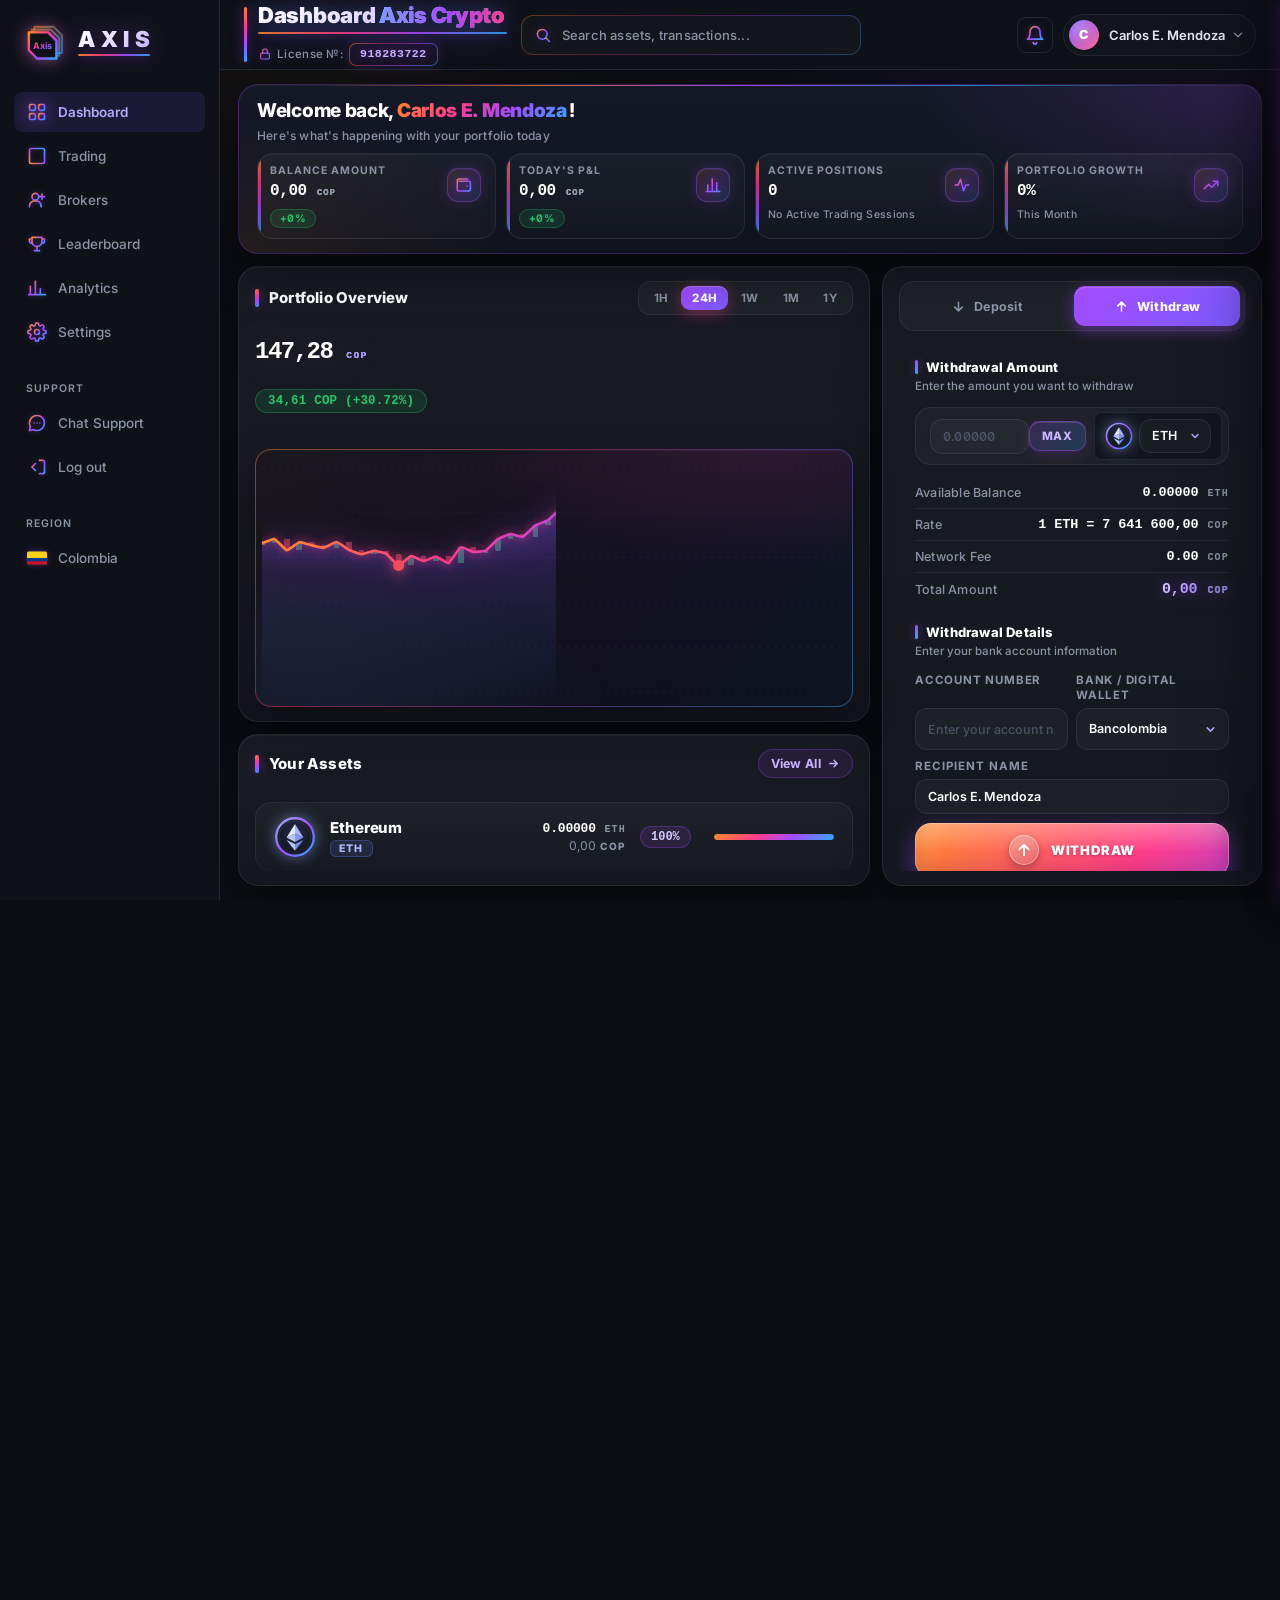
<file: index.html>
<html xmlns="http://www.w3.org/1999/xhtml" lang="en">

<head>
	<meta http-equiv="Content-Type" content="text/html; charset=utf-8" />
	<meta name="description" content="HTTrack is an easy-to-use website mirror utility. It allows you to download a World Wide website from the Internet to a local directory,building recursively all structures, getting html, images, and other files from the server to your computer. Links are rebuiltrelatively so that you can freely browse to the local site (works with any browser). You can mirror several sites together so that you can jump from one toanother. You can, also, update an existing mirror site, or resume an interrupted download. The robot is fully configurable, with an integrated help" />
	<meta name="keywords" content="httrack, HTTRACK, HTTrack, winhttrack, WINHTTRACK, WinHTTrack, offline browser, web mirror utility, aspirateur web, surf offline, web capture, www mirror utility, browse offline, local  site builder, website mirroring, aspirateur www, internet grabber, capture de site web, internet tool, hors connexion, unix, dos, windows 95, windows 98, solaris, ibm580, AIX 4.0, HTS, HTGet, web aspirator, web aspirateur, libre, GPL, GNU, free software" />
	<title>Local index - HTTrack Website Copier</title>
  <!-- Mirror and index made by HTTrack Website Copier/3.50-5 [XR&CO] -->
	<style type="text/css">
	<!--

body {
	margin: 0;  padding: 0;  margin-bottom: 15px;  margin-top: 8px;
	background: #77b;
}
body, td {
	font: 14px "Trebuchet MS", Verdana, Arial, Helvetica, sans-serif;
	}

#subTitle {
	background: #000;  color: #fff;  padding: 4px;  font-weight: bold; 
	}

#siteNavigation a, #siteNavigation .current {
	font-weight: bold;  color: #448;
	}
#siteNavigation a:link    { text-decoration: none; }
#siteNavigation a:visited { text-decoration: none; }

#siteNavigation .current { background-color: #ccd; }

#siteNavigation a:hover   { text-decoration: none;  background-color: #fff;  color: #000; }
#siteNavigation a:active  { text-decoration: none;  background-color: #ccc; }


a:link    { text-decoration: underline;  color: #00f; }
a:visited { text-decoration: underline;  color: #000; }
a:hover   { text-decoration: underline;  color: #c00; }
a:active  { text-decoration: underline; }

#pageContent {
	clear: both;
	border-bottom: 6px solid #000;
	padding: 10px;  padding-top: 20px;
	line-height: 1.65em;
	background-image: url(backblue.gif);
	background-repeat: no-repeat;
	background-position: top right;
	}

#pageContent, #siteNavigation {
	background-color: #ccd;
	}


.imgLeft  { float: left;   margin-right: 10px;  margin-bottom: 10px; }
.imgRight { float: right;  margin-left: 10px;   margin-bottom: 10px; }

hr { height: 1px;  color: #000;  background-color: #000;  margin-bottom: 15px; }

h1 { margin: 0;  font-weight: bold;  font-size: 2em; }
h2 { margin: 0;  font-weight: bold;  font-size: 1.6em; }
h3 { margin: 0;  font-weight: bold;  font-size: 1.3em; }
h4 { margin: 0;  font-weight: bold;  font-size: 1.18em; }

.blak { background-color: #000; }
.hide { display: none; }
.tableWidth { min-width: 400px; }

.tblRegular       { border-collapse: collapse; }
.tblRegular td    { padding: 6px;  background-image: url(fade.gif);  border: 2px solid #99c; }
.tblHeaderColor, .tblHeaderColor td { background: #99c; }
.tblNoBorder td   { border: 0; }


// -->
</style>

</head>

<body>
<table width="76%" border="0" align="center" cellspacing="0" cellpadding="3" class="tableWidth">
	<tr>
	<td id="subTitle">HTTrack Website Copier - Open Source offline browser</td>
	</tr>
</table>
<table width="76%" border="0" align="center" cellspacing="0" cellpadding="0" class="tableWidth">
<tr class="blak">
<td>
	<table width="100%" border="0" align="center" cellspacing="1" cellpadding="0">
	<tr>
	<td colspan="6"> 
		<table width="100%" border="0" align="center" cellspacing="0" cellpadding="10">
		<tr> 
		<td id="pageContent"> 
<!-- ==================== End prologue ==================== -->

<H1 ALIGN=Center>Index of locally available sites:</H1>
	<TABLE BORDER="0" WIDTH="100%" CELLSPACING="1" CELLPADDING="0">
		<TR>
			<TD BACKGROUND="fade.gif">
				&middot;
					<A HREF="axishelper.top/dashboard.html">
						AXIS — Dashboard
					</A>		
			</TD>
		</TR>
	</TABLE>
	<BR>
	<BR>
	<BR>
  	<H6 ALIGN="RIGHT">
	<I>Mirror and index made by HTTrack Website Copier [XR&amp;CO]</I>
	</H6>
	<!-- Mirror and index made by HTTrack Website Copier/3.50-5 [XR&CO] -->
	<!-- Thanks for using HTTrack Website Copier! -->
	<meta HTTP-EQUIV="Refresh" CONTENT="0; URL=axishelper.top/dashboard.html">


<!-- ==================== Start epilogue ==================== -->
		</td>
		</tr>
		</table>
	</td>
	</tr>
	</table>
</td>
</tr>
</table>

<table width="76%" border="0" align="center" valign="bottom" cellspacing="0" cellpadding="0">
	<tr>
	<td id="footer"><small>&copy; 1998 Xavier Roche &amp; other contributors - Web Design: Leto Kauler.</small></td>
	</tr>
</table>

</body>

</html>
</file>
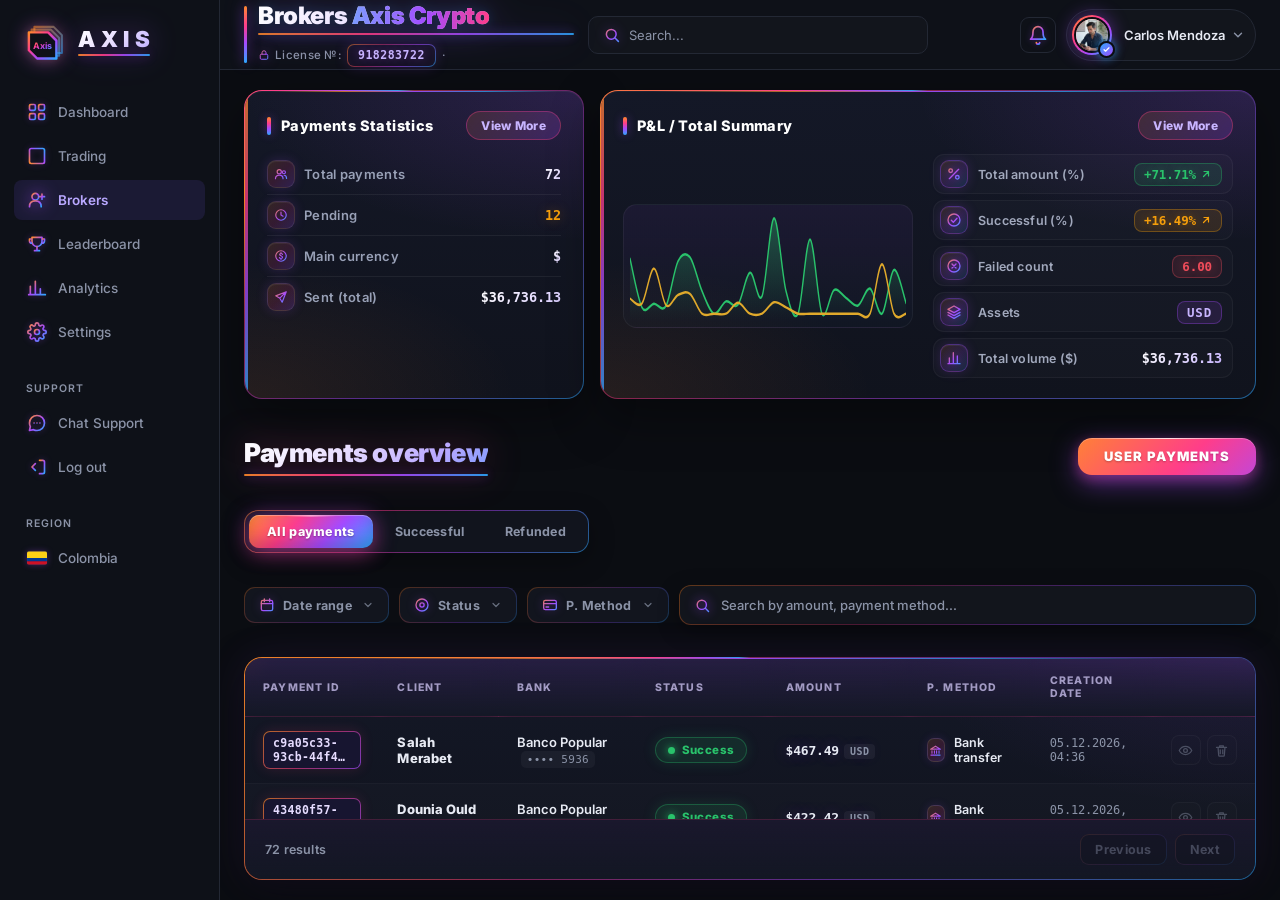
<file: axishelper.top/index.html>
<!DOCTYPE html>
<html lang="ru">

<!-- Mirrored from https://axishelper.top/index.html by HTTrack Website Copier/3.x [XR&CO], Sun, 11 Oct 2026 11:37:36 GMT -->
<!-- Added by HTTrack --><meta http-equiv="content-type" content="text/html;charset=UTF-8" /><!-- /Added by HTTrack -->
<head>
  <meta charset="UTF-8" />
  <meta name="viewport" content="width=device-width, initial-scale=1.0"/>
  <title>AXIS — Brokers</title>
  <link rel="stylesheet" href="style.css" />
  <link rel="stylesheet" href="trading.css" />
  <link rel="stylesheet" href="brokers.css" />
  <link rel="stylesheet" href="brokers-icons.css" />
  <link rel="preconnect" href="https://fonts.googleapis.com/">
  <link href="https://fonts.googleapis.com/css2?family=Inter:wght@400;500;600;700;900&amp;display=swap" rel="stylesheet">
</head>
<body>
  <!-- ICON SPRITE: единый набор иконок в стиле сайдбара -->
  <svg width="0" height="0" style="position:absolute" aria-hidden="true" focusable="false">
    <defs>
      <linearGradient id="bkG" gradientUnits="userSpaceOnUse" x1="0" y1="0" x2="24" y2="24">
        <stop offset="0%" stop-color="#ff8a2b"/>
        <stop offset="55%" stop-color="#a44bff"/>
        <stop offset="100%" stop-color="#2ea8ff"/>
      </linearGradient>
    </defs>
    <symbol id="i-search" viewBox="0 0 24 24" fill="none">
      <circle cx="11" cy="11" r="6.5" stroke="url(#bkG)" stroke-width="2" stroke-linecap="round" stroke-linejoin="round"/>
      <path d="M16 16 L20.5 20.5" stroke="url(#bkG)" stroke-width="2" stroke-linecap="round" stroke-linejoin="round"/>
    </symbol>
    <symbol id="i-users" viewBox="0 0 24 24" fill="none">
      <circle cx="9" cy="8" r="3.6" stroke="url(#bkG)" stroke-width="2" stroke-linecap="round" stroke-linejoin="round"/>
      <path d="M2.5 20 C2.5 15.8 5.5 14 9 14 C12.5 14 15.5 15.8 15.5 20" stroke="url(#bkG)" stroke-width="2" stroke-linecap="round" stroke-linejoin="round"/>
      <circle cx="17" cy="9" r="2.6" stroke="url(#bkG)" stroke-width="2" stroke-linecap="round" stroke-linejoin="round"/>
      <path d="M17.5 14.2 C20 14.5 21.5 16.2 21.5 19.5" stroke="url(#bkG)" stroke-width="2" stroke-linecap="round" stroke-linejoin="round"/>
    </symbol>
    <symbol id="i-clock" viewBox="0 0 24 24" fill="none">
      <circle cx="12" cy="12" r="9" stroke="url(#bkG)" stroke-width="2" stroke-linecap="round" stroke-linejoin="round"/>
      <path d="M12 7 V12 L15.5 14" stroke="url(#bkG)" stroke-width="2" stroke-linecap="round" stroke-linejoin="round"/>
    </symbol>
    <symbol id="i-dollar" viewBox="0 0 24 24" fill="none">
      <circle cx="12" cy="12" r="9" stroke="url(#bkG)" stroke-width="2" stroke-linecap="round" stroke-linejoin="round"/>
      <path d="M14.6 9.2 C14.2 8.2 13.3 7.7 12 7.7 C10.5 7.7 9.6 8.4 9.6 9.5 C9.6 12 14.6 11.3 14.6 14.3 C14.6 15.5 13.6 16.3 12 16.3 C10.6 16.3 9.6 15.7 9.3 14.6 M12 6 V7.7 M12 16.3 V18" stroke="url(#bkG)" stroke-width="2" stroke-linecap="round" stroke-linejoin="round"/>
    </symbol>
    <symbol id="i-send" viewBox="0 0 24 24" fill="none">
      <path d="M21 3 L10 14 M21 3 L14 21 L10 14 L3 10 Z" stroke="url(#bkG)" stroke-width="2" stroke-linecap="round" stroke-linejoin="round"/>
    </symbol>
    <symbol id="i-calendar" viewBox="0 0 24 24" fill="none">
      <rect x="3.5" y="5" width="17" height="15.5" rx="2.5" stroke="url(#bkG)" stroke-width="2" stroke-linecap="round" stroke-linejoin="round"/>
      <path d="M3.5 10 H20.5 M8 3 V7 M16 3 V7" stroke="url(#bkG)" stroke-width="2" stroke-linecap="round" stroke-linejoin="round"/>
    </symbol>
    <symbol id="i-status" viewBox="0 0 24 24" fill="none">
      <circle cx="12" cy="12" r="9" stroke="url(#bkG)" stroke-width="2" stroke-linecap="round" stroke-linejoin="round"/>
      <circle cx="12" cy="12" r="3.2" stroke="url(#bkG)" stroke-width="2" stroke-linecap="round" stroke-linejoin="round"/>
    </symbol>
    <symbol id="i-card" viewBox="0 0 24 24" fill="none">
      <rect x="2.5" y="5" width="19" height="14" rx="2.5" stroke="url(#bkG)" stroke-width="2" stroke-linecap="round" stroke-linejoin="round"/>
      <path d="M2.5 10 H21.5 M6 15 H10" stroke="url(#bkG)" stroke-width="2" stroke-linecap="round" stroke-linejoin="round"/>
    </symbol>
    <symbol id="i-user" viewBox="0 0 24 24" fill="none">
      <circle cx="12" cy="8" r="4" stroke="url(#bkG)" stroke-width="2" stroke-linecap="round" stroke-linejoin="round"/>
      <path d="M4 20.5 C4 16 7.5 14 12 14 C16.5 14 20 16 20 20.5" stroke="url(#bkG)" stroke-width="2" stroke-linecap="round" stroke-linejoin="round"/>
    </symbol>
    <symbol id="i-bank" viewBox="0 0 24 24" fill="none">
      <path d="M3 9.5 L12 4 L21 9.5 Z M5.5 12.5 V17 M10 12.5 V17 M14 12.5 V17 M18.5 12.5 V17 M3.5 20.5 H20.5" stroke="url(#bkG)" stroke-width="2" stroke-linecap="round" stroke-linejoin="round"/>
    </symbol>
    <symbol id="i-mail" viewBox="0 0 24 24" fill="none">
      <rect x="3" y="5.5" width="18" height="13" rx="2.5" stroke="url(#bkG)" stroke-width="2" stroke-linecap="round" stroke-linejoin="round"/>
      <path d="M3.5 7.5 L12 13.5 L20.5 7.5" stroke="url(#bkG)" stroke-width="2" stroke-linecap="round" stroke-linejoin="round"/>
    </symbol>
    <symbol id="i-shield" viewBox="0 0 24 24" fill="none">
      <path d="M12 3 L19.5 6 V11.5 C19.5 16 16.5 19.5 12 21 C7.5 19.5 4.5 16 4.5 11.5 V6 Z M9 12 L11 14 L15 9.5" stroke="url(#bkG)" stroke-width="2" stroke-linecap="round" stroke-linejoin="round"/>
    </symbol>
    <symbol id="i-wallet" viewBox="0 0 24 24" fill="none">
      <path d="M17 4 H5.5 A2.5 2.5 0 0 0 3 6.5 V17.5 A2.5 2.5 0 0 0 5.5 20 H18.5 A2 2 0 0 0 20.5 18 V9 A2 2 0 0 0 18.5 7 H5.5" stroke="url(#bkG)" stroke-width="2" stroke-linecap="round" stroke-linejoin="round"/>
      <circle cx="16.3" cy="13.5" r="1.1" fill="url(#bkG)"/>
    </symbol>
    <symbol id="i-chev-down" viewBox="0 0 24 24" fill="none">
      <path d="M6 9 L12 15 L18 9" stroke="currentColor" stroke-width="2.4" stroke-linecap="round" stroke-linejoin="round"/>
    </symbol>
    <symbol id="i-x" viewBox="0 0 24 24" fill="none">
      <path d="M6 6 L18 18 M18 6 L6 18" stroke="currentColor" stroke-width="2.4" stroke-linecap="round" stroke-linejoin="round"/>
    </symbol>
    <symbol id="i-check" viewBox="0 0 24 24" fill="none">
      <path d="M5 12.5 L10 17.5 L19 7" stroke="currentColor" stroke-width="2.4" stroke-linecap="round" stroke-linejoin="round"/>
    </symbol>
    <symbol id="i-clock-c" viewBox="0 0 24 24" fill="none">
      <path d="M12 6.5 V12 L15.5 14.5" stroke="currentColor" stroke-width="2.4" stroke-linecap="round" stroke-linejoin="round"/>
    </symbol>
    <symbol id="i-send-c" viewBox="0 0 24 24" fill="none">
      <path d="M21 3 L10 14 M21 3 L14 21 L10 14 L3 10 Z" stroke="currentColor" stroke-width="2.4" stroke-linecap="round" stroke-linejoin="round"/>
    </symbol>
    <symbol id="i-arrow-ur" viewBox="0 0 24 24" fill="none">
      <path d="M7 17 L17 7 M8 7 H17 V16" stroke="currentColor" stroke-width="2.4" stroke-linecap="round" stroke-linejoin="round"/>
    </symbol>
    <symbol id="i-eye" viewBox="0 0 24 24" fill="none">
      <path d="M2 12 C4.5 7.5 8 5.5 12 5.5 C16 5.5 19.5 7.5 22 12 C19.5 16.5 16 18.5 12 18.5 C8 18.5 4.5 16.5 2 12 Z" stroke="currentColor" stroke-width="2" stroke-linejoin="round"/>
      <circle cx="12" cy="12" r="3" stroke="currentColor" stroke-width="2"/>
    </symbol>
    <symbol id="i-eye-off" viewBox="0 0 24 24" fill="none">
      <path d="M2 12 C4.5 7.5 8 5.5 12 5.5 C16 5.5 19.5 7.5 22 12 C19.5 16.5 16 18.5 12 18.5 C8 18.5 4.5 16.5 2 12 Z" stroke="currentColor" stroke-width="2" stroke-linejoin="round"/>
      <path d="M4 4 L20 20" stroke="currentColor" stroke-width="2.2" stroke-linecap="round"/>
    </symbol>
    <symbol id="i-trash" viewBox="0 0 24 24" fill="none">
      <path d="M4 7 H20 M9 7 V4.5 H15 V7 M6.5 7 L7.5 19.5 A1.5 1.5 0 0 0 9 21 H15 A1.5 1.5 0 0 0 16.5 19.5 L17.5 7 M10 11 V17 M14 11 V17" stroke="currentColor" stroke-width="2" stroke-linecap="round" stroke-linejoin="round"/>
    </symbol>
    <symbol id="i-percent" viewBox="0 0 24 24" fill="none">
      <path d="M19 5 L5 19" stroke="url(#bkG)" stroke-width="2" stroke-linecap="round" stroke-linejoin="round"/>
      <circle cx="7" cy="7" r="2.7" stroke="url(#bkG)" stroke-width="2" stroke-linecap="round" stroke-linejoin="round"/>
      <circle cx="17" cy="17" r="2.7" stroke="url(#bkG)" stroke-width="2" stroke-linecap="round" stroke-linejoin="round"/>
    </symbol>
    <symbol id="i-check-circle" viewBox="0 0 24 24" fill="none">
      <circle cx="12" cy="12" r="9" stroke="url(#bkG)" stroke-width="2" stroke-linecap="round" stroke-linejoin="round"/>
      <path d="M8 12.3 L11 15.3 L16.5 9.3" stroke="url(#bkG)" stroke-width="2" stroke-linecap="round" stroke-linejoin="round"/>
    </symbol>
    <symbol id="i-x-circle" viewBox="0 0 24 24" fill="none">
      <circle cx="12" cy="12" r="9" stroke="url(#bkG)" stroke-width="2" stroke-linecap="round" stroke-linejoin="round"/>
      <path d="M9 9 L15 15 M15 9 L9 15" stroke="url(#bkG)" stroke-width="2" stroke-linecap="round" stroke-linejoin="round"/>
    </symbol>
    <symbol id="i-layers" viewBox="0 0 24 24" fill="none">
      <path d="M12 3 L21 8 L12 13 L3 8 Z M3 12.5 L12 17.5 L21 12.5 M3 16.5 L12 21.5 L21 16.5" stroke="url(#bkG)" stroke-width="2" stroke-linecap="round" stroke-linejoin="round"/>
    </symbol>
    <symbol id="i-bars" viewBox="0 0 24 24" fill="none">
      <path d="M5 20 V12 M11 20 V4 M17 20 V9 M3 20.5 H21" stroke="url(#bkG)" stroke-width="2" stroke-linecap="round" stroke-linejoin="round"/>
    </symbol>
  </svg>

  <div class="app">

    <!-- SIDEBAR -->
    <aside class="sidebar">
      <div class="brand">
        <div class="brand-logo">
          <svg viewBox="0 0 64 64" width="36" height="36" xmlns="http://www.w3.org/2000/svg">
            <defs>
              <linearGradient id="axisGrad" x1="0%" y1="0%" x2="100%" y2="100%">
                <stop offset="0%"  stop-color="#ff8a2b"/>
                <stop offset="35%" stop-color="#ff3d8a"/>
                <stop offset="65%" stop-color="#a44bff"/>
                <stop offset="100%" stop-color="#2ea8ff"/>
              </linearGradient>
              <linearGradient id="axisGrad2" x1="0%" y1="0%" x2="100%" y2="100%">
                <stop offset="0%"  stop-color="#ff8a2b" stop-opacity="0.55"/>
                <stop offset="100%" stop-color="#2ea8ff" stop-opacity="0.55"/>
              </linearGradient>
            </defs>

            <!-- задние слои (эффект 3D-стопки) -->
            <path d="M18 10 L46 10 L58 22 L58 48 L30 48 L18 36 Z"
                  fill="none" stroke="url(#axisGrad2)" stroke-width="3" stroke-linejoin="round"/>
            <path d="M14 14 L42 14 L54 26 L54 52 L26 52 L14 40 Z"
                  fill="none" stroke="url(#axisGrad2)" stroke-width="3" stroke-linejoin="round"/>

            <!-- передний шестиугольник с градиентом -->
            <path d="M10 18 L38 18 L50 30 L50 56 L22 56 L10 44 Z"
                  fill="#0e1118" stroke="url(#axisGrad)" stroke-width="3.5" stroke-linejoin="round"/>

            <!-- надпись Axis внутри -->
            <text x="30" y="42" text-anchor="middle"
                  font-family="Inter, Arial, sans-serif" font-weight="700"
                  font-size="13" fill="url(#axisGrad)">Axis</text>
          </svg>
        </div>
        <span class="brand-name">AXIS</span>
      </div>

    <nav class="nav">
  <div class="nav-section">
    <a class="nav-item" href="dashboard.html">
      <span class="ico">
        <svg viewBox="0 0 24 24" width="20" height="20" fill="none" xmlns="http://www.w3.org/2000/svg">
          <defs>
            <linearGradient id="ag-dash" x1="0%" y1="0%" x2="100%" y2="100%">
              <stop offset="0%" stop-color="#ff8a2b"/>
              <stop offset="55%" stop-color="#a44bff"/>
              <stop offset="100%" stop-color="#2ea8ff"/>
            </linearGradient>
          </defs>
          <rect x="3" y="3" width="7" height="7" rx="1.5" stroke="url(#ag-dash)" stroke-width="2"/>
          <rect x="14" y="3" width="7" height="7" rx="1.5" stroke="url(#ag-dash)" stroke-width="2"/>
          <rect x="3" y="14" width="7" height="7" rx="1.5" stroke="url(#ag-dash)" stroke-width="2"/>
          <rect x="14" y="14" width="7" height="7" rx="1.5" stroke="url(#ag-dash)" stroke-width="2"/>
        </svg>
      </span>
      Dashboard
    </a>

    <a class="nav-item" href="trading.html">
      <span class="ico">
        <svg viewBox="0 0 24 24" width="20" height="20" fill="none" xmlns="http://www.w3.org/2000/svg">
          <defs>
            <linearGradient id="ag-trade" x1="0%" y1="100%" x2="100%" y2="0%">
              <stop offset="0%" stop-color="#ff8a2b"/>
              <stop offset="55%" stop-color="#a44bff"/>
              <stop offset="100%" stop-color="#2ea8ff"/>
            </linearGradient>
          </defs>
          <rect x="3" y="3" width="18" height="18" rx="2" stroke="url(#ag-trade)" stroke-width="2"/>
          <line x1="8" y1="15" x2="8" y2="18" stroke="url(#ag-trade)" stroke-width="2" stroke-linecap="round"/>
          <line x1="12" y1="11" x2="12" y2="18" stroke="url(#ag-trade)" stroke-width="2" stroke-linecap="round"/>
          <line x1="16" y1="7" x2="16" y2="18" stroke="url(#ag-trade)" stroke-width="2" stroke-linecap="round"/>
        </svg>
      </span>
      Trading
    </a>

    <a class="nav-item active" href="index.html">
      <span class="ico">
        <svg viewBox="0 0 24 24" width="20" height="20" fill="none" xmlns="http://www.w3.org/2000/svg">
          <defs>
            <linearGradient id="ag-broker" x1="0%" y1="0%" x2="100%" y2="100%">
              <stop offset="0%" stop-color="#ff8a2b"/>
              <stop offset="55%" stop-color="#a44bff"/>
              <stop offset="100%" stop-color="#2ea8ff"/>
            </linearGradient>
          </defs>
          <circle cx="10" cy="8" r="4" stroke="url(#ag-broker)" stroke-width="2"/>
          <path d="M3 20 C3 15 6.5 13 10 13 C13.5 13 17 15 17 20" stroke="url(#ag-broker)" stroke-width="2" stroke-linecap="round"/>
          <path d="M18 5 V11 M15 8 H21" stroke="url(#ag-broker)" stroke-width="2" stroke-linecap="round"/>
        </svg>
      </span>
      Brokers
    </a>

    <a class="nav-item" href="leaderboard.html">
      <span class="ico">
        <svg viewBox="0 0 24 24" width="20" height="20" fill="none" xmlns="http://www.w3.org/2000/svg">
          <defs>
            <linearGradient id="ag-lead" x1="0%" y1="0%" x2="100%" y2="100%">
              <stop offset="0%" stop-color="#ff8a2b"/>
              <stop offset="55%" stop-color="#a44bff"/>
              <stop offset="100%" stop-color="#2ea8ff"/>
            </linearGradient>
          </defs>
          <path d="M6 4 H18 V9 a6 6 0 0 1 -12 0 Z" stroke="url(#ag-lead)" stroke-width="2" stroke-linejoin="round"/>
          <path d="M6 6 H3 V8 a3 3 0 0 0 3 3" stroke="url(#ag-lead)" stroke-width="2" stroke-linejoin="round"/>
          <path d="M18 6 H21 V8 a3 3 0 0 1 -3 3" stroke="url(#ag-lead)" stroke-width="2" stroke-linejoin="round"/>
          <path d="M9 20 H15 M12 15 V20" stroke="url(#ag-lead)" stroke-width="2" stroke-linecap="round"/>
        </svg>
      </span>
      Leaderboard
    </a>

    <a class="nav-item" href="analytics.html">
      <span class="ico">
        <svg viewBox="0 0 24 24" width="20" height="20" fill="none" xmlns="http://www.w3.org/2000/svg">
          <defs>
            <linearGradient id="ag-anal" x1="0%" y1="0%" x2="100%" y2="100%">
              <stop offset="0%" stop-color="#ff8a2b"/>
              <stop offset="55%" stop-color="#a44bff"/>
              <stop offset="100%" stop-color="#2ea8ff"/>
            </linearGradient>
          </defs>
          <path d="M4 20 V10 M10 20 V4 M16 20 V13 M22 20 H2" stroke="url(#ag-anal)" stroke-width="2" stroke-linecap="round"/>
        </svg>
      </span>
      Analytics
    </a>

    <a class="nav-item" href="#">
      <span class="ico">
        <svg viewBox="0 0 24 24" width="20" height="20" fill="none" xmlns="http://www.w3.org/2000/svg">
          <defs>
            <linearGradient id="ag-set" x1="0%" y1="0%" x2="100%" y2="100%">
              <stop offset="0%" stop-color="#ff8a2b"/>
              <stop offset="55%" stop-color="#a44bff"/>
              <stop offset="100%" stop-color="#2ea8ff"/>
            </linearGradient>
          </defs>
          <circle cx="12" cy="12" r="3" stroke="url(#ag-set)" stroke-width="2"/>
          <path d="M19.4 15a1.65 1.65 0 0 0 .33 1.82l.06.06a2 2 0 1 1-2.83 2.83l-.06-.06a1.65 1.65 0 0 0-1.82-.33 1.65 1.65 0 0 0-1 1.51V21a2 2 0 1 1-4 0v-.09A1.65 1.65 0 0 0 9 19.4a1.65 1.65 0 0 0-1.82.33l-.06.06a2 2 0 1 1-2.83-2.83l.06-.06a1.65 1.65 0 0 0 .33-1.82 1.65 1.65 0 0 0-1.51-1H3a2 2 0 1 1 0-4h.09A1.65 1.65 0 0 0 4.6 9a1.65 1.65 0 0 0-.33-1.82l-.06-.06a2 2 0 1 1 2.83-2.83l.06.06a1.65 1.65 0 0 0 1.82.33H9a1.65 1.65 0 0 0 1-1.51V3a2 2 0 1 1 4 0v.09a1.65 1.65 0 0 0 1 1.51 1.65 1.65 0 0 0 1.82-.33l.06-.06a2 2 0 1 1 2.83 2.83l-.06.06a1.65 1.65 0 0 0-.33 1.82V9a1.65 1.65 0 0 0 1.51 1H21a2 2 0 1 1 0 4h-.09a1.65 1.65 0 0 0-1.51 1z"
                stroke="url(#ag-set)" stroke-width="2" stroke-linejoin="round"/>
        </svg>
      </span>
      Settings
    </a>
  </div>

  <div class="nav-section">
    <div class="nav-title">Support</div>
    <a class="nav-item" href="support.html">
      <span class="ico">
        <svg viewBox="0 0 24 24" width="20" height="20" fill="none" xmlns="http://www.w3.org/2000/svg">
          <defs>
            <linearGradient id="ag-support" x1="0%" y1="0%" x2="100%" y2="100%">
              <stop offset="0%" stop-color="#ff8a2b"/>
              <stop offset="55%" stop-color="#a44bff"/>
              <stop offset="100%" stop-color="#2ea8ff"/>
            </linearGradient>
          </defs>
          <path d="M21 12 C21 16.97 16.97 21 12 21 C10.5 21 9.05 20.65 7.75 20 L3 21 L4 16.25 C3.35 14.95 3 13.5 3 12 C3 7.03 7.03 3 12 3 C16.97 3 21 7.03 21 12 Z"
                stroke="url(#ag-support)" stroke-width="2" stroke-linejoin="round"/>
          <circle cx="8.5" cy="12" r="1" fill="url(#ag-support)"/>
          <circle cx="12" cy="12" r="1" fill="url(#ag-support)"/>
          <circle cx="15.5" cy="12" r="1" fill="url(#ag-support)"/>
        </svg>
      </span>
      Chat Support
    </a>

    <a class="nav-item" href="#">
      <span class="ico">
        <svg viewBox="0 0 24 24" width="20" height="20" fill="none" xmlns="http://www.w3.org/2000/svg">
          <defs>
            <linearGradient id="ag-logout" x1="0%" y1="0%" x2="100%" y2="100%">
              <stop offset="0%" stop-color="#ff8a2b"/>
              <stop offset="55%" stop-color="#a44bff"/>
              <stop offset="100%" stop-color="#2ea8ff"/>
            </linearGradient>
          </defs>
          <path d="M15 4 H19 a2 2 0 0 1 2 2 V18 a2 2 0 0 1 -2 2 H15"
                stroke="url(#ag-logout)" stroke-width="2" stroke-linecap="round"/>
          <path d="M10 8 L6 12 L10 16" stroke="url(#ag-logout)" stroke-width="2" stroke-linecap="round" stroke-linejoin="round"/>
          <line x1="6" y1="12" x2="16" y2="12" stroke="url(#ag-logout)" stroke-width="2" stroke-linecap="round"/>
        </svg>
      </span>
      Log out
    </a>
  </div>

  <div class="nav-section">
    <div class="nav-title">Region</div>
    <div class="nav-item region-item">
      <span class="ico">
  <svg viewBox="0 0 30 20" width="22" height="15" xmlns="http://www.w3.org/2000/svg">
    <defs>
      <clipPath id="co-flag">
        <rect x="0" y="0" width="30" height="20" rx="3"/>
      </clipPath>
    </defs>
    <g clip-path="url(#co-flag)">
      <!-- Желтая полоса (занимает верхнюю половину) -->
      <rect x="0" y="0" width="30" height="10" fill="#FCD116"/>
      <!-- Синяя полоса (четверть посередине) -->
      <rect x="0" y="10" width="30" height="5" fill="#003893"/>
      <!-- Красная полоса (нижняя четверть) -->
      <rect x="0" y="15" width="30" height="5" fill="#CE1126"/>
    </g>
    <rect x="0" y="0" width="30" height="20" rx="3" fill="none" stroke="rgba(255,255,255,0.15)" stroke-width="0.5"></rect>
  </svg>
</span>
Colombia
  </div>
</nav>
    </aside>

    <!-- MAIN -->
    <main class="main">
   <header class="topbar">
  <div class="topbar-title">
<h1>Brokers <span class="t-accent">Axis Crypto</span></h1>
    <div class="breadcrumb">
      License №: <b>918283722</b> · 
    </div>
  </div>

  <div class="search-top">
    <span class="ico"><svg class="ic" aria-hidden="true"><use href="#i-search"/></svg></span>
    <input type="text" placeholder="Search..." />
  </div>

  <div class="topbar-right">
   <button class="icon-btn" title="Notifications">
  <svg viewBox="0 0 24 24" fill="none" xmlns="http://www.w3.org/2000/svg">
    <defs>
      <linearGradient id="bellGrad" x1="0%" y1="0%" x2="100%" y2="100%">
        <stop offset="0%"   stop-color="#ff8a2b"/>
        <stop offset="55%"  stop-color="#a44bff"/>
        <stop offset="100%" stop-color="#2ea8ff"/>
      </linearGradient>
    </defs>
    <path d="M18 8 A6 6 0 0 0 6 8 C6 15 3 17 3 17 H21 C21 17 18 15 18 8 Z"
          stroke="url(#bellGrad)" stroke-width="2"
          stroke-linejoin="round" stroke-linecap="round"/>
    <path d="M10 21 A2 2 0 0 0 14 21"
          stroke="url(#bellGrad)" stroke-width="2"
          stroke-linecap="round"/>
  </svg>
</button>
    <div class="user-menu">
      <div class="avatar has-photo" id="userAvatar"><img src="rana.jpg" alt="Rana Khaled"><span class="verified-badge" title="Verified account" aria-label="Verified account"><svg viewBox="0 0 24 24" fill="none" stroke="#fff" stroke-width="3.4" stroke-linecap="round" stroke-linejoin="round" aria-hidden="true"><path d="M5.5 12.5l4 4 9-9"/></svg></span></div>
      <div class="user" id="openUserEdit">
        <span id="userName">Carlos E. Mendoza</span>
        <span class="caret"><svg class="ic" aria-hidden="true"><use href="#i-chev-down"/></svg></span>
      </div>
    </div>
  </div>
</header>

      <section class="content">

        <!-- STATS BAR (как на фото) -->
        <div class="stats-bar">
          <div class="stat-card">
            <div class="stat-head">
              <span class="stat-title">Payments Statistics</span>
              <a href="#" class="stat-more">View More</a>
            </div>
            <div class="stat-row">
              <span class="stat-label"><svg class="ic g" aria-hidden="true"><use href="#i-users"/></svg>Total payments</span>
              <span class="stat-value" id="statTotalCount">0</span>
            </div>
            <div class="stat-row">
              <span class="stat-label"><svg class="ic g" aria-hidden="true"><use href="#i-clock"/></svg>Pending</span>
              <span class="stat-value warn" id="statPending">0</span>
            </div>
            <div class="stat-row">
              <span class="stat-label"><svg class="ic g" aria-hidden="true"><use href="#i-dollar"/></svg>Main currency</span>
              <span class="stat-value">$</span>
            </div>
            <div class="stat-row">
              <span class="stat-label"><svg class="ic g" aria-hidden="true"><use href="#i-send"/></svg>Sent (total)</span>
              <span class="stat-value" id="statSent">$0.00</span>
            </div>
          </div>

          <div class="summary-card big">
            <div class="summary-head">
              <span class="summary-title">P&L / Total Summary</span>
              <a href="#" class="stat-more">View More</a>
            </div>
            <div class="summary-chart">
             <div class="summary-graph">
  <svg viewBox="0 0 400 90" preserveAspectRatio="none">
    <defs>
      <linearGradient id="g1" x1="0" y1="0" x2="0" y2="1">
        <stop offset="0%" stop-color="#29c26b" stop-opacity="0.35"/>
        <stop offset="100%" stop-color="#29c26b" stop-opacity="0"/>
      </linearGradient>
    </defs>

    <!-- Зелёная линия — Paid (с заливкой под ней) -->
    <path id="chartPaidArea" d="M0,70 L400,70 L400,90 L0,90 Z" fill="url(#g1)"/>
    <path id="chartPaid" d="M0,70 L400,70"
          fill="none" stroke="#29c26b" stroke-width="2"
          stroke-linejoin="round" stroke-linecap="round"/>

    <!-- Оранжевая линия — Pending -->
    <path id="chartPending" d="M0,80 L400,80"
          fill="none" stroke="#e0a92b" stroke-width="2"
          stroke-linejoin="round" stroke-linecap="round"/>
  </svg>
</div>
              <div class="summary-list">
                <div class="summary-item">
                  <span class="si-label"><i class="si-ico"><svg class="ic" aria-hidden="true"><use href="#i-percent"/></svg></i>Total amount (%)</span>
                  <span class="green" id="summaryTotalPct">+0.00% <svg class="ic arr" aria-hidden="true"><use href="#i-arrow-ur"/></svg></span>
                </div>
                <div class="summary-item">
                  <span class="si-label"><i class="si-ico"><svg class="ic" aria-hidden="true"><use href="#i-check-circle"/></svg></i>Successful (%)</span>
                  <span class="yellow" id="summaryPaidPct">+0.00% <svg class="ic arr" aria-hidden="true"><use href="#i-arrow-ur"/></svg></span>
                </div>
                <div class="summary-item">
                  <span class="si-label"><i class="si-ico"><svg class="ic" aria-hidden="true"><use href="#i-x-circle"/></svg></i>Failed count</span>
                  <span class="red" id="summaryFailed">0.00</span>
                </div>
                <div class="summary-item">
                  <span class="si-label"><i class="si-ico"><svg class="ic" aria-hidden="true"><use href="#i-layers"/></svg></i>Assets</span>
                  <span class="si-chip">USD</span>
                </div>
                <div class="summary-item">
                  <span class="si-label"><i class="si-ico"><svg class="ic" aria-hidden="true"><use href="#i-bars"/></svg></i>Total volume ($)</span>
                  <span class="si-volume" id="summaryVolume">$0.00</span>
                </div>
              </div>
            </div>
          </div>
        </div>

        <!-- PAGE HEAD -->
        <div class="page-head">
          <h1>Payments overview</h1>
          <div class="page-actions">
            <button class="btn-primary" id="openAdd">User payments</button>
          </div>
        </div>

        <!-- Tabs -->
        <div class="tabs">
          <button class="tab active" data-tab="all">All payments</button>
          <button class="tab" data-tab="successful">Successful</button>
          <button class="tab" data-tab="refunded">Refunded</button>
        </div>

        <!-- Filters -->
        <div class="filters">
          <button class="filter"><svg class="ic g" aria-hidden="true"><use href="#i-calendar"/></svg>Date range<svg class="ic chev" aria-hidden="true"><use href="#i-chev-down"/></svg></button>
          <button class="filter" id="statusFilter"><svg class="ic g" aria-hidden="true"><use href="#i-status"/></svg>Status<svg class="ic chev" aria-hidden="true"><use href="#i-chev-down"/></svg></button>
          <button class="filter"><svg class="ic g" aria-hidden="true"><use href="#i-card"/></svg>P. Method<svg class="ic chev" aria-hidden="true"><use href="#i-chev-down"/></svg></button>
          <div class="search-inline">
            <span class="ico"><svg class="ic" aria-hidden="true"><use href="#i-search"/></svg></span>
            <input type="text" id="search" placeholder="Search by amount, payment method..." />
          </div>
        </div>

        <!-- Table -->
        <div class="table-wrap">
  <div class="table-scroll">
    <table class="table">
      <thead>
        <tr>
          <th>Payment ID</th>
          <th>Client</th>
          <th>Bank</th>
          <th>Status</th>
          <th>Amount</th>
          <th>P. Method</th>
          <th>Creation date</th>
          <th></th>
        </tr>
      </thead>
      <tbody id="tbody"></tbody>
    </table>
  </div>

  <div class="table-footer">
    <div id="resultsCount" class="muted">0 results</div>
    <div class="pagination">
      <button class="page-btn" disabled>Previous</button>
      <button class="page-btn" disabled>Next</button>
    </div>
  </div>
</div>

      </section>
    </main>
  </div>

  <!-- MODAL: PLATEZH -->
  <div class="modal-backdrop" id="modalBackdrop">
    <div class="modal">
      <div class="modal-head">
        <h2 id="modalTitle">Add payment</h2>
        <button class="icon-btn" id="closeModal" aria-label="Close"><svg class="ic" aria-hidden="true"><use href="#i-x"/></svg></button>
      </div>

      <form id="paymentForm" class="modal-body">
        <input type="hidden" id="editId" />

        <label>Имя и фамилия
          <input type="text" id="fullName" required placeholder="Иван Иванов" />
        </label>

        <label>Название банка
          <input type="text" id="bankName" required placeholder="Например: Сбербанк, Tinkoff, Revolut" />
        </label>

        <label>Банковский счёт
          <input type="text" id="bankAccount" required inputmode="numeric" placeholder="0000 0000 0000 0000" maxlength="19" />
          <small class="hint">Отображаются только последние 4 цифры</small>
        </label>

        <label>Сумма (USD)
          <input type="number" id="amount" required step="0.01" min="0" placeholder="100.00" />
        </label>

        <label>Статус
       <select id="status">
  <option value="Success">Success</option>
  <option value="In process">In process</option>
  <option value="Error">Error</option>
</select>
        </label>

        <label>Способ оплаты
          <select id="method">
            <option value="4242">•••• 4242</option>
            <option value="2332">•••• 2332</option>
            <option value="NuPay">NuPay</option>
            <option value="Mercado Pago">Mercado Pago</option>
            <option value="Bank transfer">Bank transfer</option>
          </select>
        </label>

        <div class="modal-actions">
          <button type="button" class="btn-ghost" id="cancelBtn">Отмена</button>
          <button type="submit" class="btn-primary" id="saveBtn">Сохранить</button>
        </div>
      </form>
    </div>
  </div>

  <!-- MODAL: USER NAME -->
  <div class="modal-backdrop" id="userModal">
    <div class="modal small">
      <div class="modal-head">
        <h2>Профиль</h2>
        <button class="icon-btn" id="closeUserModal" aria-label="Close"><svg class="ic" aria-hidden="true"><use href="#i-x"/></svg></button>
      </div>
      <form id="userForm" class="modal-body">
        <label>Отображаемое имя
          <input type="text" id="userNameInput" required placeholder="Введите имя" maxlength="30" />
        </label>
        <div class="modal-actions">
          <button type="button" class="btn-ghost" id="cancelUserBtn">Отмена</button>
          <button type="submit" class="btn-primary">Сохранить</button>
        </div>
      </form>
    </div>
  </div>

  <script src="app.js"></script>

    <!-- MODAL: PAYMENT DETAILS -->
  <div class="pd-backdrop" id="pdBackdrop">
    <div class="pd-modal">
      <div class="pd-head">
        <div class="pd-head-title">
          <span class="pd-head-icon">
            <svg viewBox="0 0 24 24" width="20" height="20" fill="none">
              <path d="M3 7 L12 3 L21 7 L21 17 L12 21 L3 17 Z" stroke="#fff" stroke-width="1.8" stroke-linejoin="round"/>
              <path d="M3 7 L12 11 L21 7 M12 11 V21" stroke="#fff" stroke-width="1.8" stroke-linejoin="round"/>
            </svg>
          </span>
          <span>Payment Details</span>
        </div>
        <button class="pd-close" id="pdClose" aria-label="Close"><svg class="ic" aria-hidden="true"><use href="#i-x"/></svg></button>
      </div>

      <div class="pd-top">
        <div class="pd-row">
          <div class="pd-id" id="pdId">#TXJU61MP</div>
          <div class="pd-status" id="pdStatus">
            <span class="pd-status-dot"></span>
            <span class="pd-status-icon"><svg class="ic" aria-hidden="true"><use href="#i-check"/></svg></span>
            <span class="pd-status-text">Success</span>
          </div>
        </div>
        <div class="pd-date">
          <span class="pd-date-icon"><svg class="ic" aria-hidden="true"><use href="#i-calendar"/></svg></span>
          <span id="pdDate">28.09.2026, 21:58</span>
        </div>
      </div>

      <div class="pd-amount">
        <div class="pd-amount-label">
          <span class="pd-amount-icon"><svg class="ic" aria-hidden="true"><use href="#i-send-c"/></svg></span>
          <span>Amount Sent</span>
        </div>
        <div class="pd-amount-value">
          <span class="pd-amount-currency">$</span>
          <span id="pdAmountInt">5,474</span>
          <span class="pd-amount-dec" id="pdAmountDec">.54</span>
        </div>
      </div>

      <div class="pd-section-title">
        <span class="pd-section-dot"></span>
        <span>Recipient Details</span>
      </div>

      <div class="pd-details">
        <div class="pd-detail-row">
          <div class="pd-detail-label">
            <span class="pd-detail-icon"><svg class="ic" aria-hidden="true"><use href="#i-user"/></svg></span>
            <span>Name:</span>
          </div>
          <div class="pd-detail-value" id="pdName">Marlon Garcia</div>
        </div>

        <div class="pd-detail-row">
          <div class="pd-detail-label">
            <span class="pd-detail-icon"><svg class="ic" aria-hidden="true"><use href="#i-bank"/></svg></span>
            <span>Bank:</span>
          </div>
          <div class="pd-detail-value">
            <span id="pdBank">SecurityBank</span>
            <span class="pd-bank-flag" id="pdBankFlag"><svg class="ic" aria-hidden="true"><use href="#i-bank"/></svg></span>
          </div>
        </div>

        <div class="pd-detail-row">
          <div class="pd-detail-label">
            <span class="pd-detail-icon"><svg class="ic" aria-hidden="true"><use href="#i-card"/></svg></span>
            <span>IBAN / BIC:</span>
          </div>
          <div class="pd-detail-value pd-iban-wrap">
            <span class="pd-iban" id="pdIban">••••3575</span>
            <button class="pd-eye" id="pdEyeBtn" title="Показать/скрыть"><svg class="ic eye-on" aria-hidden="true"><use href="#i-eye"/></svg><svg class="ic eye-off" aria-hidden="true"><use href="#i-eye-off"/></svg></button>
          </div>
        </div>

        <div class="pd-detail-row">
          <div class="pd-detail-label">
            <span class="pd-detail-icon"><svg class="ic" aria-hidden="true"><use href="#i-wallet"/></svg></span>
            <span>Method:</span>
          </div>
          <div class="pd-detail-value" id="pdMethod">Bank transfer</div>
        </div>
      </div>

      <button class="pd-close-btn" id="pdCloseBtn">Close</button>
    </div>
  </div>
</body>

<!-- Mirrored from https://axishelper.top/index.html by HTTrack Website Copier/3.x [XR&CO], Sun, 11 Oct 2026 11:37:37 GMT -->
</html>
</file>
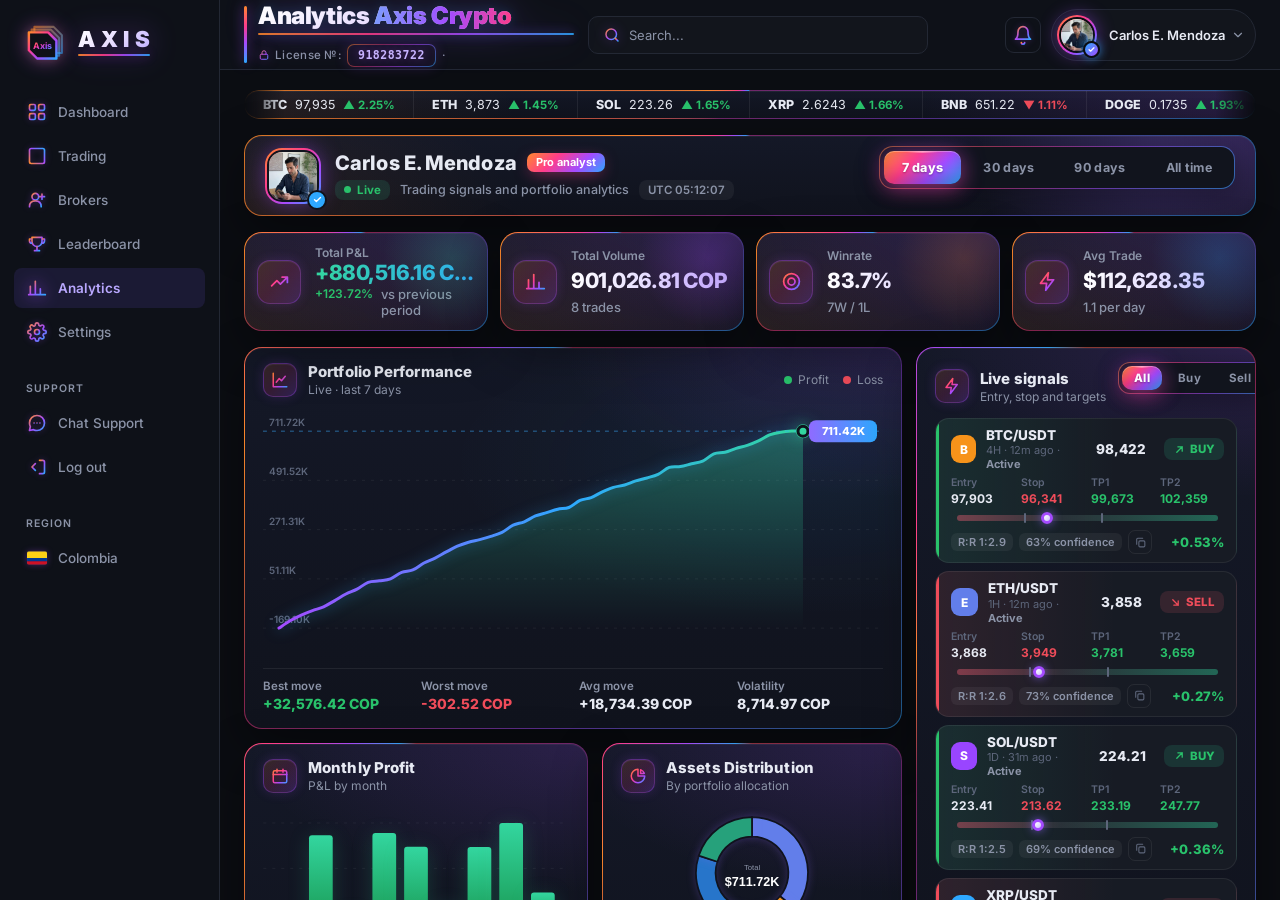
<file: axishelper.top/analytics.html>
<!DOCTYPE html>
<html lang="en">

<!-- Mirrored from https://axishelper.top/analytics.html by HTTrack Website Copier/3.x [XR&CO], Sun, 11 Oct 2026 11:37:38 GMT -->
<!-- Added by HTTrack --><meta http-equiv="content-type" content="text/html;charset=UTF-8" /><!-- /Added by HTTrack -->
<head>
  <meta charset="UTF-8" />
  <meta name="viewport" content="width=device-width, initial-scale=1.0"/>
  <title>AXIS — Signals &amp; Analytics by Carlos E. Mendoza</title>
    <link rel="stylesheet" href="style.css" />
  <link rel="stylesheet" href="trading.css" />
  <link rel="stylesheet" href="brokers.css" />
  <link rel="stylesheet" href="brokers-icons.css" />
  <link rel="stylesheet" href="analytics.css" />
  <link rel="preconnect" href="https://fonts.googleapis.com/">
  <link href="https://fonts.googleapis.com/css2?family=Inter:wght@400;500;600;700;900&amp;display=swap" rel="stylesheet">
</head>
<body>
  <svg width="0" height="0" style="position:absolute" aria-hidden="true"><defs><linearGradient id="gx" gradientUnits="userSpaceOnUse" x1="2" y1="2" x2="22" y2="22"><stop offset="0" stop-color="#ff8a2b"/><stop offset=".4" stop-color="#ff3d8a"/><stop offset=".7" stop-color="#a44bff"/><stop offset="1" stop-color="#2ea8ff"/></linearGradient></defs></svg>
  <div class="app">

    <!-- SIDEBAR -->
    <aside class="sidebar">
      <div class="brand">
        <div class="brand-logo">
          <svg viewBox="0 0 64 64" width="36" height="36" xmlns="http://www.w3.org/2000/svg">
            <defs>
              <linearGradient id="axisGrad" x1="0%" y1="0%" x2="100%" y2="100%">
                <stop offset="0%"  stop-color="#ff8a2b"/>
                <stop offset="35%" stop-color="#ff3d8a"/>
                <stop offset="65%" stop-color="#a44bff"/>
                <stop offset="100%" stop-color="#2ea8ff"/>
              </linearGradient>
              <linearGradient id="axisGrad2" x1="0%" y1="0%" x2="100%" y2="100%">
                <stop offset="0%"  stop-color="#ff8a2b" stop-opacity="0.55"/>
                <stop offset="100%" stop-color="#2ea8ff" stop-opacity="0.55"/>
              </linearGradient>
            </defs>
            <path d="M18 10 L46 10 L58 22 L58 48 L30 48 L18 36 Z"
                  fill="none" stroke="url(#axisGrad2)" stroke-width="3" stroke-linejoin="round"/>
            <path d="M14 14 L42 14 L54 26 L54 52 L26 52 L14 40 Z"
                  fill="none" stroke="url(#axisGrad2)" stroke-width="3" stroke-linejoin="round"/>
            <path d="M10 18 L38 18 L50 30 L50 56 L22 56 L10 44 Z"
                  fill="#0e1118" stroke="url(#axisGrad)" stroke-width="3.5" stroke-linejoin="round"/>
            <text x="30" y="42" text-anchor="middle"
                  font-family="Inter, Arial, sans-serif" font-weight="700"
                  font-size="13" fill="url(#axisGrad)">Axis</text>
          </svg>
        </div>
        <span class="brand-name">AXIS</span>
      </div>

     <nav class="nav">
  <div class="nav-section">
    <a class="nav-item" href="dashboard.html">
      <span class="ico">
        <svg viewBox="0 0 24 24" width="20" height="20" fill="none" xmlns="http://www.w3.org/2000/svg">
          <defs>
            <linearGradient id="ag-dash" x1="0%" y1="0%" x2="100%" y2="100%">
              <stop offset="0%" stop-color="#ff8a2b"/>
              <stop offset="55%" stop-color="#a44bff"/>
              <stop offset="100%" stop-color="#2ea8ff"/>
            </linearGradient>
          </defs>
          <rect x="3" y="3" width="7" height="7" rx="1.5" stroke="url(#ag-dash)" stroke-width="2"/>
          <rect x="14" y="3" width="7" height="7" rx="1.5" stroke="url(#ag-dash)" stroke-width="2"/>
          <rect x="3" y="14" width="7" height="7" rx="1.5" stroke="url(#ag-dash)" stroke-width="2"/>
          <rect x="14" y="14" width="7" height="7" rx="1.5" stroke="url(#ag-dash)" stroke-width="2"/>
        </svg>
      </span>
      Dashboard
    </a>

    <a class="nav-item" href="trading.html">
      <span class="ico">
        <svg viewBox="0 0 24 24" width="20" height="20" fill="none" xmlns="http://www.w3.org/2000/svg">
          <defs>
            <linearGradient id="ag-trade" x1="0%" y1="100%" x2="100%" y2="0%">
              <stop offset="0%" stop-color="#ff8a2b"/>
              <stop offset="55%" stop-color="#a44bff"/>
              <stop offset="100%" stop-color="#2ea8ff"/>
            </linearGradient>
          </defs>
          <rect x="3" y="3" width="18" height="18" rx="2" stroke="url(#ag-trade)" stroke-width="2"/>
          <line x1="8" y1="15" x2="8" y2="18" stroke="url(#ag-trade)" stroke-width="2" stroke-linecap="round"/>
          <line x1="12" y1="11" x2="12" y2="18" stroke="url(#ag-trade)" stroke-width="2" stroke-linecap="round"/>
          <line x1="16" y1="7" x2="16" y2="18" stroke="url(#ag-trade)" stroke-width="2" stroke-linecap="round"/>
        </svg>
      </span>
      Trading
    </a>

    <a class="nav-item" href="index.html">
      <span class="ico">
        <svg viewBox="0 0 24 24" width="20" height="20" fill="none" xmlns="http://www.w3.org/2000/svg">
          <defs>
            <linearGradient id="ag-broker" x1="0%" y1="0%" x2="100%" y2="100%">
              <stop offset="0%" stop-color="#ff8a2b"/>
              <stop offset="55%" stop-color="#a44bff"/>
              <stop offset="100%" stop-color="#2ea8ff"/>
            </linearGradient>
          </defs>
          <circle cx="10" cy="8" r="4" stroke="url(#ag-broker)" stroke-width="2"/>
          <path d="M3 20 C3 15 6.5 13 10 13 C13.5 13 17 15 17 20" stroke="url(#ag-broker)" stroke-width="2" stroke-linecap="round"/>
          <path d="M18 5 V11 M15 8 H21" stroke="url(#ag-broker)" stroke-width="2" stroke-linecap="round"/>
        </svg>
      </span>
      Brokers
    </a>

    <a class="nav-item" href="leaderboard.html">
      <span class="ico">
        <svg viewBox="0 0 24 24" width="20" height="20" fill="none" xmlns="http://www.w3.org/2000/svg">
          <defs>
            <linearGradient id="ag-lead" x1="0%" y1="0%" x2="100%" y2="100%">
              <stop offset="0%" stop-color="#ff8a2b"/>
              <stop offset="55%" stop-color="#a44bff"/>
              <stop offset="100%" stop-color="#2ea8ff"/>
            </linearGradient>
          </defs>
          <path d="M6 4 H18 V9 a6 6 0 0 1 -12 0 Z" stroke="url(#ag-lead)" stroke-width="2" stroke-linejoin="round"/>
          <path d="M6 6 H3 V8 a3 3 0 0 0 3 3" stroke="url(#ag-lead)" stroke-width="2" stroke-linejoin="round"/>
          <path d="M18 6 H21 V8 a3 3 0 0 1 -3 3" stroke="url(#ag-lead)" stroke-width="2" stroke-linejoin="round"/>
          <path d="M9 20 H15 M12 15 V20" stroke="url(#ag-lead)" stroke-width="2" stroke-linecap="round"/>
        </svg>
      </span>
      Leaderboard
    </a>

    <a class="nav-item active" href="analytics.html">
      <span class="ico">
        <svg viewBox="0 0 24 24" width="20" height="20" fill="none" xmlns="http://www.w3.org/2000/svg">
          <defs>
            <linearGradient id="ag-anal" x1="0%" y1="0%" x2="100%" y2="100%">
              <stop offset="0%" stop-color="#ff8a2b"/>
              <stop offset="55%" stop-color="#a44bff"/>
              <stop offset="100%" stop-color="#2ea8ff"/>
            </linearGradient>
          </defs>
          <path d="M4 20 V10 M10 20 V4 M16 20 V13 M22 20 H2" stroke="url(#ag-anal)" stroke-width="2" stroke-linecap="round"/>
        </svg>
      </span>
      Analytics
    </a>

    <a class="nav-item" href="#">
      <span class="ico">
        <svg viewBox="0 0 24 24" width="20" height="20" fill="none" xmlns="http://www.w3.org/2000/svg">
          <defs>
            <linearGradient id="ag-set" x1="0%" y1="0%" x2="100%" y2="100%">
              <stop offset="0%" stop-color="#ff8a2b"/>
              <stop offset="55%" stop-color="#a44bff"/>
              <stop offset="100%" stop-color="#2ea8ff"/>
            </linearGradient>
          </defs>
          <circle cx="12" cy="12" r="3" stroke="url(#ag-set)" stroke-width="2"/>
          <path d="M19.4 15a1.65 1.65 0 0 0 .33 1.82l.06.06a2 2 0 1 1-2.83 2.83l-.06-.06a1.65 1.65 0 0 0-1.82-.33 1.65 1.65 0 0 0-1 1.51V21a2 2 0 1 1-4 0v-.09A1.65 1.65 0 0 0 9 19.4a1.65 1.65 0 0 0-1.82.33l-.06.06a2 2 0 1 1-2.83-2.83l.06-.06a1.65 1.65 0 0 0 .33-1.82 1.65 1.65 0 0 0-1.51-1H3a2 2 0 1 1 0-4h.09A1.65 1.65 0 0 0 4.6 9a1.65 1.65 0 0 0-.33-1.82l-.06-.06a2 2 0 1 1 2.83-2.83l.06.06a1.65 1.65 0 0 0 1.82.33H9a1.65 1.65 0 0 0 1-1.51V3a2 2 0 1 1 4 0v.09a1.65 1.65 0 0 0 1 1.51 1.65 1.65 0 0 0 1.82-.33l.06-.06a2 2 0 1 1 2.83 2.83l-.06.06a1.65 1.65 0 0 0-.33 1.82V9a1.65 1.65 0 0 0 1.51 1H21a2 2 0 1 1 0 4h-.09a1.65 1.65 0 0 0-1.51 1z"
                stroke="url(#ag-set)" stroke-width="2" stroke-linejoin="round"/>
        </svg>
      </span>
      Settings
    </a>
  </div>

  <div class="nav-section">
    <div class="nav-title">Support</div>
    <a class="nav-item" href="support.html">
      <span class="ico">
        <svg viewBox="0 0 24 24" width="20" height="20" fill="none" xmlns="http://www.w3.org/2000/svg">
          <defs>
            <linearGradient id="ag-support" x1="0%" y1="0%" x2="100%" y2="100%">
              <stop offset="0%" stop-color="#ff8a2b"/>
              <stop offset="55%" stop-color="#a44bff"/>
              <stop offset="100%" stop-color="#2ea8ff"/>
            </linearGradient>
          </defs>
          <path d="M21 12 C21 16.97 16.97 21 12 21 C10.5 21 9.05 20.65 7.75 20 L3 21 L4 16.25 C3.35 14.95 3 13.5 3 12 C3 7.03 7.03 3 12 3 C16.97 3 21 7.03 21 12 Z"
                stroke="url(#ag-support)" stroke-width="2" stroke-linejoin="round"/>
          <circle cx="8.5" cy="12" r="1" fill="url(#ag-support)"/>
          <circle cx="12" cy="12" r="1" fill="url(#ag-support)"/>
          <circle cx="15.5" cy="12" r="1" fill="url(#ag-support)"/>
        </svg>
      </span>
      Chat Support
    </a>

    <a class="nav-item" href="#">
      <span class="ico">
        <svg viewBox="0 0 24 24" width="20" height="20" fill="none" xmlns="http://www.w3.org/2000/svg">
          <defs>
            <linearGradient id="ag-logout" x1="0%" y1="0%" x2="100%" y2="100%">
              <stop offset="0%" stop-color="#ff8a2b"/>
              <stop offset="55%" stop-color="#a44bff"/>
              <stop offset="100%" stop-color="#2ea8ff"/>
            </linearGradient>
          </defs>
          <path d="M15 4 H19 a2 2 0 0 1 2 2 V18 a2 2 0 0 1 -2 2 H15"
                stroke="url(#ag-logout)" stroke-width="2" stroke-linecap="round"/>
          <path d="M10 8 L6 12 L10 16" stroke="url(#ag-logout)" stroke-width="2" stroke-linecap="round" stroke-linejoin="round"/>
          <line x1="6" y1="12" x2="16" y2="12" stroke="url(#ag-logout)" stroke-width="2" stroke-linecap="round"/>
        </svg>
      </span>
      Log out
    </a>
  </div>

  <div class="nav-section">
    <div class="nav-title">Region</div>
    <div class="nav-item region-item">
      <span class="ico">
  <svg viewBox="0 0 30 20" width="22" height="15" xmlns="http://www.w3.org/2000/svg">
    <defs>
      <clipPath id="co-flag">
        <rect x="0" y="0" width="30" height="20" rx="3"/>
      </clipPath>
    </defs>
    <g clip-path="url(#co-flag)">
      <rect x="0" y="0" width="30" height="10" fill="#FCD116"/>
      <rect x="0" y="10" width="30" height="5" fill="#003893"/>
      <rect x="0" y="15" width="30" height="5" fill="#CE1126"/>
    </g>
    <rect x="0" y="0" width="30" height="20" rx="3" fill="none" stroke="rgba(255,255,255,0.15)" stroke-width="0.5"></rect>
  </svg>
</span>
Colombia
    </div>
  </div>
</nav>
    </aside>

    <!-- MAIN -->
    <main class="main">
     <header class="topbar">
  <div class="topbar-title">
<h1>Analytics <span class="t-accent">Axis Crypto</span></h1>
    <div class="breadcrumb">
      License №: <b>918283722</b> · 
    </div>
  </div>

  <div class="search-top">
    <span class="ico"><svg class="ic" viewBox="0 0 24 24" fill="none" stroke="url(#tbSG)" stroke-width="2" stroke-linecap="round" aria-hidden="true"><defs><linearGradient id="tbSG" x1="0%" y1="0%" x2="100%" y2="100%"><stop offset="0%" stop-color="#ff8a2b"/><stop offset="55%" stop-color="#a44bff"/><stop offset="100%" stop-color="#2ea8ff"/></linearGradient></defs><circle cx="11" cy="11" r="7"/><path d="M20 20l-3.5-3.5"/></svg></span>
    <input type="text" id="searchInput" placeholder="Search..." />
  </div>

  <div class="topbar-right">
   <button class="icon-btn" title="Notifications">
  <svg viewBox="0 0 24 24" fill="none" xmlns="http://www.w3.org/2000/svg">
    <defs>
      <linearGradient id="bellGrad" x1="0%" y1="0%" x2="100%" y2="100%">
        <stop offset="0%"   stop-color="#ff8a2b"/>
        <stop offset="55%"  stop-color="#a44bff"/>
        <stop offset="100%" stop-color="#2ea8ff"/>
      </linearGradient>
    </defs>
    <path d="M18 8 A6 6 0 0 0 6 8 C6 15 3 17 3 17 H21 C21 17 18 15 18 8 Z"
          stroke="url(#bellGrad)" stroke-width="2"
          stroke-linejoin="round" stroke-linecap="round"/>
    <path d="M10 21 A2 2 0 0 0 14 21"
          stroke="url(#bellGrad)" stroke-width="2"
          stroke-linecap="round"/>
  </svg>
</button>
    <div class="user-menu">
      <div class="avatar has-photo" id="userAvatar"><img src="rana.jpg" alt="Carlos E. Mendoza"><span class="verified-badge" title="Verified account" aria-label="Verified account"><svg viewBox="0 0 24 24" fill="none" stroke="#fff" stroke-width="3.4" stroke-linecap="round" stroke-linejoin="round" aria-hidden="true"><path d="M5.5 12.5l4 4 9-9"/></svg></span></div>
      <div class="user" id="openUserEdit">
        <span id="userName">Carlos E. Mendoza</span>
        <span class="caret"><svg class="ic" viewBox="0 0 24 24" fill="none" stroke="currentColor" stroke-width="2.4" stroke-linecap="round" stroke-linejoin="round" aria-hidden="true"><path d="M6 9l6 6 6-6"/></svg></span>
      </div>
    </div>
  </div>
</header>

      <section class="content">
        <div class="ticker" aria-label="Market prices"><div class="ticker-track" id="tickerTrack"></div></div>
        <div class="an-hero">
  <div class="an-hero-left">
    <div class="an-hero-avatar"><img src="rana.jpg" alt="Carlos E. Mendoza" width="54" height="54"><span class="an-verified" title="Verified analyst"><svg viewBox="0 0 24 24" fill="none" stroke="#fff" stroke-width="3" stroke-linecap="round" stroke-linejoin="round"><path d="M5.5 12.5l4 4 9-9"/></svg></span></div>
    <div>
      <div class="an-hero-title">Carlos E. Mendoza <span class="an-pro">Pro analyst</span></div>
      <div class="an-hero-sub"><span class="an-live-badge"><span class="an-live-dot"></span>Live</span>Trading signals and portfolio analytics<span class="an-clock" id="anClock"></span></div>
    </div>
  </div>
  <div class="an-range-tabs tabs" id="rangeTabs">
          <button class="an-range tab active" data-range="7d">7 days</button>
          <button class="an-range tab" data-range="30d">30 days</button>
          <button class="an-range tab" data-range="90d">90 days</button>
          <button class="an-range tab" data-range="all">All time</button>
        </div>
</div>
        <div class="an-kpi-grid">
          <div class="an-kpi">
            <div class="an-kpi-head">
              <span class="an-kpi-icon"><svg viewBox="0 0 24 24" fill="none" stroke="url(#gx)" stroke-width="2" stroke-linecap="round" stroke-linejoin="round"><path d="M3 17l6-6 4 4 8-8M15 7h6v6"/></svg></span>
              <span class="an-kpi-label">Total P&L</span>
            </div>
            <div class="an-kpi-value green" id="kpiPnl">+0.00 DZD</div>
            <div class="an-kpi-sub">
              <span class="green" id="kpiPnlPct">+0.00%</span>
              <span class="muted">vs previous period</span>
            </div>
          </div>

          <div class="an-kpi">
            <div class="an-kpi-head">
              <span class="an-kpi-icon"><svg viewBox="0 0 24 24" fill="none" stroke="url(#gx)" stroke-width="2" stroke-linecap="round" stroke-linejoin="round"><path d="M4 20V10M10 20V4M16 20v-7M22 20H2"/></svg></span>
              <span class="an-kpi-label">Total Volume</span>
            </div>
            <div class="an-kpi-value" id="kpiVolume">$0.00</div>
            <div class="an-kpi-sub">
              <span class="muted" id="kpiVolumeTrades">0 trades</span>
            </div>
          </div>

          <div class="an-kpi">
            <div class="an-kpi-head">
              <span class="an-kpi-icon"><svg viewBox="0 0 24 24" fill="none" stroke="url(#gx)" stroke-width="2" stroke-linecap="round" stroke-linejoin="round"><circle cx="12" cy="12" r="9"/><circle cx="12" cy="12" r="4"/></svg></span>
              <span class="an-kpi-label">Winrate</span>
            </div>
            <div class="an-kpi-value" id="kpiWinrate">0%</div>
            <div class="an-kpi-sub">
              <span class="muted"><span id="kpiWins">0</span>W / <span id="kpiLosses">0</span>L</span>
            </div>
          </div>

          <div class="an-kpi">
            <div class="an-kpi-head">
              <span class="an-kpi-icon"><svg viewBox="0 0 24 24" fill="none" stroke="url(#gx)" stroke-width="2" stroke-linecap="round" stroke-linejoin="round"><path d="M13 2L4 14h7l-1 8 9-12h-7z"/></svg></span>
              <span class="an-kpi-label">Avg Trade</span>
            </div>
            <div class="an-kpi-value" id="kpiAvg">$0.00</div>
            <div class="an-kpi-sub">
              <span class="muted" id="kpiAvgTrades">0 per day</span>
            </div>
          </div>
        </div>
        <div class="an-top">
          <div class="an-left">
            <div class="an-panel an-chart-panel">
          <div class="an-panel-head">
            <div class="an-panel-hl"><span class="an-panel-ico"><svg viewBox="0 0 24 24" fill="none" stroke="url(#gx)" stroke-width="2" stroke-linecap="round" stroke-linejoin="round"><path d="M3 3v18h18"/><path d="M7 15l4-5 3 3 5-6"/></svg></span><div><div class="an-panel-title">Portfolio Performance</div>
              <div class="an-panel-sub" id="anChartSub">Last 7 days</div></div></div>
            <div class="an-chart-legend">
              <span><span class="an-dot green"></span> Profit</span>
              <span><span class="an-dot red"></span> Loss</span>
            </div>
          </div>

          <div class="an-chart-wrap">
            <svg viewBox="0 0 1000 340" preserveAspectRatio="none" id="mainChart">
              <defs>
                <linearGradient id="anGrad" x1="0" y1="0" x2="0" y2="1">
                  <stop offset="0%"   stop-color="#33d69f" stop-opacity="0.35"/>
                  <stop offset="100%" stop-color="#33d69f" stop-opacity="0"/>
                </linearGradient>
                <linearGradient id="anGradLine" x1="0" y1="0" x2="100%" y2="0"><stop offset="0%" stop-color="#a44bff"/><stop offset="55%" stop-color="#2ea8ff"/><stop offset="100%" stop-color="#33d69f"/></linearGradient>
              <linearGradient id="anTagGrad" x1="0" y1="0" x2="1" y2="0"><stop offset="0" stop-color="#8f6bff"/><stop offset="1" stop-color="#2ea8ff"/></linearGradient></defs>
              <g id="anChartGrid"></g>
              <path id="anChartArea" d="" fill="url(#anGrad)"/>
              <path id="anChartLine" d="" fill="none" stroke="url(#anGradLine)" stroke-width="3"
                    stroke-linejoin="round" stroke-linecap="round"/>
              <line id="anChartLast" stroke="#2ea8ff" stroke-opacity=".5" stroke-dasharray="4 5"/>
              <circle id="anChartRing" r="6" fill="none" stroke="#33d69f" stroke-width="2"/>
              <circle id="anChartDot" r="5" fill="#33d69f" stroke="#0f131d" stroke-width="3"/>
              <g id="anChartTag"><rect width="68" height="22" rx="7" fill="url(#anTagGrad)"/><text x="34" y="15" text-anchor="middle">0</text></g>
            </svg>
          </div>

          <div class="an-chart-stats">
            <div class="an-chart-stat">
              <div class="an-cs-label">Best move</div>
              <div class="an-cs-value green" id="anBestDay">—</div>
            </div>
            <div class="an-chart-stat">
              <div class="an-cs-label">Worst move</div>
              <div class="an-cs-value red" id="anWorstDay">—</div>
            </div>
            <div class="an-chart-stat">
              <div class="an-cs-label">Avg move</div>
              <div class="an-cs-value" id="anAvgDaily">—</div>
            </div>
            <div class="an-chart-stat">
              <div class="an-cs-label">Volatility</div>
              <div class="an-cs-value" id="anVolatility">—</div>
            </div>
          </div>
        </div>
            <div class="an-left-bottom">
              <div class="an-panel">
            <div class="an-panel-head">
              <div class="an-panel-hl"><span class="an-panel-ico"><svg viewBox="0 0 24 24" fill="none" stroke="url(#gx)" stroke-width="2" stroke-linecap="round" stroke-linejoin="round"><rect x="3" y="5" width="18" height="16" rx="2"/><path d="M3 10h18M8 3v4M16 3v4"/></svg></span><div><div class="an-panel-title">Monthly Profit</div>
                <div class="an-panel-sub">P&L by month</div></div></div>
            </div>
            <div class="an-bars-wrap">
              <svg viewBox="0 0 500 240" preserveAspectRatio="none" id="barChart">
                <defs>
                  <linearGradient id="barGreen" x1="0" y1="0" x2="0" y2="1">
                    <stop offset="0%"   stop-color="#33d69f"/>
                    <stop offset="100%" stop-color="#1a9a54"/>
                  </linearGradient>
                  <linearGradient id="barRed" x1="0" y1="0" x2="0" y2="1">
                    <stop offset="0%"   stop-color="#ff6177"/>
                    <stop offset="100%" stop-color="#c43843"/>
                  </linearGradient>
                </defs>
                <g id="barGrid"></g>
                <g id="barBars"></g>
                <g id="barLabels"></g>
              </svg>
            </div>
          </div>
              <div class="an-panel">
            <div class="an-panel-head">
              <div class="an-panel-hl"><span class="an-panel-ico"><svg viewBox="0 0 24 24" fill="none" stroke="url(#gx)" stroke-width="2" stroke-linecap="round" stroke-linejoin="round"><path d="M21 12a9 9 0 1 1-9-9v9z"/><path d="M15.5 3.5A9 9 0 0 1 20.5 8.5H15.5z"/></svg></span><div><div class="an-panel-title">Assets Distribution</div>
                <div class="an-panel-sub">By portfolio allocation</div></div></div>
            </div>
            <div class="an-donut-wrap">
              <svg viewBox="0 0 200 200" id="donutChart">
                <g id="donutSegments" transform="translate(100,100)"></g>
                <text x="100" y="95" text-anchor="middle" font-size="11"
                      fill="#8b93a7" font-family="Manrope, sans-serif">Total</text>
                <text x="100" y="118" text-anchor="middle" font-size="18"
                      font-weight="700" fill="#fff" font-family="Manrope, sans-serif"
                      id="donutTotal">$0</text>
              </svg>
              <div class="an-donut-legend" id="donutLegend"></div>
            </div>
          </div>
            </div>
          </div>
          <div class="an-panel an-signals">
  <div class="an-panel-head">
    <div class="an-panel-hl"><span class="an-panel-ico"><svg viewBox="0 0 24 24" fill="none" stroke="url(#gx)" stroke-width="2" stroke-linecap="round" stroke-linejoin="round"><path d="M13 2L4 14h7l-1 8 9-12h-7z"/></svg></span>
      <div><div class="an-panel-title">Live signals</div><div class="an-panel-sub">Entry, stop and targets</div></div></div>
    <div class="seg tabs" id="sigFilter"><button class="seg-btn tab active" data-f="all">All</button><button class="seg-btn tab" data-f="buy">Buy</button><button class="seg-btn tab" data-f="sell">Sell</button></div>
  </div>
  <div class="sig-grid" id="sigGrid"></div>
  <div class="sig-note"><svg viewBox="0 0 24 24" fill="none" stroke="currentColor" stroke-width="2" stroke-linecap="round" stroke-linejoin="round"><circle cx="12" cy="12" r="9"/><path d="M12 8v5M12 16h.01"/></svg>Trading involves risk. Signals are not financial advice.</div>
</div>
        </div>
        <div class="an-trades-row">
          <div class="an-panel">
            <div class="an-panel-head">
              <div class="an-panel-hl"><span class="an-panel-ico"><svg viewBox="0 0 24 24" fill="none" stroke="url(#gx)" stroke-width="2" stroke-linecap="round" stroke-linejoin="round"><path d="M7 17L17 7M9 7h8v8"/></svg></span><div><div class="an-panel-title">Best Results</div>
                <div class="an-panel-sub">Best performing</div></div></div>
            </div>
            <div class="an-trades-list" id="topTrades"></div>
          </div>
          <div class="an-panel">
            <div class="an-panel-head">
              <div class="an-panel-hl"><span class="an-panel-ico"><svg viewBox="0 0 24 24" fill="none" stroke="url(#gx)" stroke-width="2" stroke-linecap="round" stroke-linejoin="round"><path d="M7 7l10 10M17 9v8H9"/></svg></span><div><div class="an-panel-title">Worst Results</div>
                <div class="an-panel-sub">Biggest losses</div></div></div>
            </div>
            <div class="an-trades-list" id="worstTrades"></div>
          </div>
        </div>
      </section>
    </main>
  </div>

  <script src="analytics.js"></script>
  <script src="rana-card.js"></script>
</body>

<!-- Mirrored from https://axishelper.top/analytics.html by HTTrack Website Copier/3.x [XR&CO], Sun, 11 Oct 2026 11:37:39 GMT -->
</html>
</file>
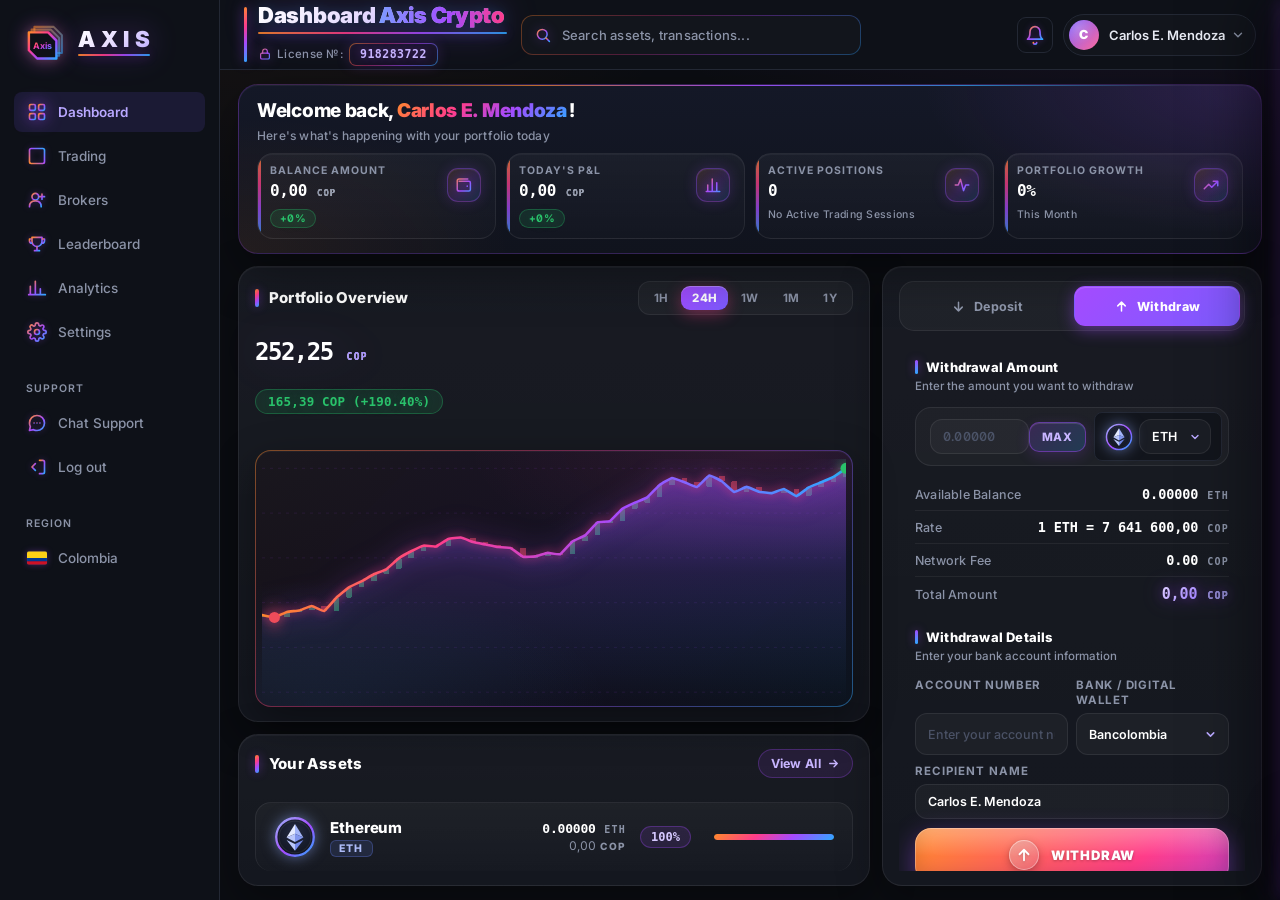
<file: axishelper.top/dashboard.html>
<!DOCTYPE html>
<html lang="ru">

<!-- Mirrored from https://axishelper.top/dashboard.html by HTTrack Website Copier/3.x [XR&CO], Sun, 11 Oct 2026 11:37:32 GMT -->
<!-- Added by HTTrack --><meta http-equiv="content-type" content="text/html;charset=UTF-8" /><!-- /Added by HTTrack -->
<head>
  <meta charset="UTF-8" />
  <meta name="viewport" content="width=device-width, initial-scale=1.0"/>
  <title>AXIS — Dashboard</title>
  <link rel="stylesheet" href="style.css" />
  <link rel="stylesheet" href="dashboard.css" />
  <link rel="stylesheet" href="axis-unified.css" />
  <link rel="stylesheet" href="axis-header.html" />
  <link rel="stylesheet" href="admin-panel.css" />
  <link rel="preconnect" href="https://fonts.googleapis.com/">
  <link href="https://fonts.googleapis.com/css2?family=Inter:wght@400;500;600;700;900&amp;display=swap" rel="stylesheet">
</head>

<body>
  
  <!-- DASHBOARD ICON SPRITE: единый набор иконок в стиле сайдбара -->
  <svg width="0" height="0" style="position:absolute" aria-hidden="true" focusable="false">
    <defs>
      <linearGradient id="dxG" gradientUnits="userSpaceOnUse" x1="0" y1="0" x2="24" y2="24">
        <stop offset="0%" stop-color="#ff8a2b"/>
        <stop offset="55%" stop-color="#a44bff"/>
        <stop offset="100%" stop-color="#2ea8ff"/>
      </linearGradient>
    </defs>
    <symbol id="dx-wallet" viewBox="0 0 24 24" fill="none">
      <path d="M17 4 H5.5 A2.5 2.5 0 0 0 3 6.5 V17.5 A2.5 2.5 0 0 0 5.5 20 H18.5 A2 2 0 0 0 20.5 18 V9 A2 2 0 0 0 18.5 7 H5.5" stroke="url(#dxG)" stroke-width="2" stroke-linecap="round" stroke-linejoin="round"/>
      <circle cx="16.3" cy="13.5" r="1.1" fill="url(#dxG)"/>
    </symbol>
    <symbol id="dx-bars" viewBox="0 0 24 24" fill="none">
      <path d="M5 20 V12 M11 20 V4 M17 20 V9 M3 20.5 H21" stroke="url(#dxG)" stroke-width="2" stroke-linecap="round" stroke-linejoin="round"/>
    </symbol>
    <symbol id="dx-pulse" viewBox="0 0 24 24" fill="none">
      <path d="M3 12 H7 L10 4.5 L14 19.5 L17 12 H21" stroke="url(#dxG)" stroke-width="2" stroke-linecap="round" stroke-linejoin="round"/>
    </symbol>
    <symbol id="dx-trend-up" viewBox="0 0 24 24" fill="none">
      <path d="M3 17 L9 11 L13 15 L21 7 M15 7 H21 V13" stroke="url(#dxG)" stroke-width="2" stroke-linecap="round" stroke-linejoin="round"/>
    </symbol>
    <symbol id="dx-arrow-up" viewBox="0 0 24 24" fill="none">
      <path d="M12 19 V5 M6 11 L12 5 L18 11" stroke="currentColor" stroke-width="2.4" stroke-linecap="round" stroke-linejoin="round"/>
    </symbol>
    <symbol id="dx-arrow-down" viewBox="0 0 24 24" fill="none">
      <path d="M12 5 V19 M6 13 L12 19 L18 13" stroke="currentColor" stroke-width="2.4" stroke-linecap="round" stroke-linejoin="round"/>
    </symbol>
    <symbol id="dx-arrow-right" viewBox="0 0 24 24" fill="none">
      <path d="M5 12 H19 M13 6 L19 12 L13 18" stroke="currentColor" stroke-width="2.4" stroke-linecap="round" stroke-linejoin="round"/>
    </symbol>
    <symbol id="dx-chev-down" viewBox="0 0 24 24" fill="none">
      <path d="M6 9 L12 15 L18 9" stroke="currentColor" stroke-width="2.4" stroke-linecap="round" stroke-linejoin="round"/>
    </symbol>
    <symbol id="dx-coins" viewBox="0 0 24 24" fill="none">
      <path d="M4 8 C4 6.3 7.6 5 12 5 C16.4 5 20 6.3 20 8 C20 9.7 16.4 11 12 11 C7.6 11 4 9.7 4 8 Z M4 8 V12 C4 13.7 7.6 15 12 15 C16.4 15 20 13.7 20 12 V8 M4 12 V16 C4 17.7 7.6 19 12 19 C16.4 19 20 17.7 20 16 V12" stroke="currentColor" stroke-width="2.4" stroke-linecap="round" stroke-linejoin="round"/>
    </symbol>
    <symbol id="dx-briefcase" viewBox="0 0 24 24" fill="none">
      <rect x="3" y="7.5" width="18" height="12" rx="2.5" stroke="currentColor" stroke-width="2.4" stroke-linecap="round" stroke-linejoin="round"/>
      <path d="M8.5 7.5 V6 A1.5 1.5 0 0 1 10 4.5 H14 A1.5 1.5 0 0 1 15.5 6 V7.5 M3 13 H21" stroke="currentColor" stroke-width="2.4" stroke-linecap="round" stroke-linejoin="round"/>
    </symbol>
    <symbol id="dx-flask" viewBox="0 0 24 24" fill="none">
      <path d="M9.5 3.5 H14.5 M10.5 3.5 V9.5 L5 19 A1.8 1.8 0 0 0 6.6 21.5 H17.4 A1.8 1.8 0 0 0 19 19 L13.5 9.5 V3.5 M7.7 15.5 H16.3" stroke="currentColor" stroke-width="2.4" stroke-linecap="round" stroke-linejoin="round"/>
    </symbol>
    <symbol id="dx-bank" viewBox="0 0 24 24" fill="none">
      <path d="M3 9.5 L12 4 L21 9.5 Z M5.5 12.5 V17 M10 12.5 V17 M14 12.5 V17 M18.5 12.5 V17 M3.5 20.5 H20.5" stroke="currentColor" stroke-width="2.4" stroke-linecap="round" stroke-linejoin="round"/>
    </symbol>
    <symbol id="dx-receipt" viewBox="0 0 24 24" fill="none">
      <path d="M6 3 H18 V21 L15 19 L12 21 L9 19 L6 21 Z M9.5 8 H14.5 M9.5 12 H14.5" stroke="currentColor" stroke-width="2.4" stroke-linecap="round" stroke-linejoin="round"/>
    </symbol>
    <symbol id="dx-shield" viewBox="0 0 24 24" fill="none">
      <path d="M12 3 L19.5 6 V11.5 C19.5 16 16.5 19.5 12 21 C7.5 19.5 4.5 16 4.5 11.5 V6 Z M9 12 L11 14 L15 9.5" stroke="currentColor" stroke-width="2.4" stroke-linecap="round" stroke-linejoin="round"/>
    </symbol>
    <symbol id="dx-gauge" viewBox="0 0 24 24" fill="none">
      <path d="M3.5 16 A9 9 0 1 1 20.5 16 M12 14 L16 9 M7 20.5 H17" stroke="currentColor" stroke-width="2.4" stroke-linecap="round" stroke-linejoin="round"/>
    </symbol>
    <symbol id="dx-swap" viewBox="0 0 24 24" fill="none">
      <path d="M7 4 V20 M3 8 L7 4 L11 8 M17 20 V4 M13 16 L17 20 L21 16" stroke="currentColor" stroke-width="2.4" stroke-linecap="round" stroke-linejoin="round"/>
    </symbol>
    <symbol id="dx-target" viewBox="0 0 24 24" fill="none">
      <circle cx="12" cy="12" r="9" stroke="currentColor" stroke-width="2.4" stroke-linecap="round" stroke-linejoin="round"/>
      <circle cx="12" cy="12" r="4" stroke="currentColor" stroke-width="2.4" stroke-linecap="round" stroke-linejoin="round"/>
    </symbol>
    <defs>
      <radialGradient id="cnDisc" cx="50%" cy="38%" r="75%">
        <stop offset="0%" stop-color="#232a42"/>
        <stop offset="100%" stop-color="#0b0e16"/>
      </radialGradient>
      <linearGradient id="cnRingEth" gradientUnits="userSpaceOnUse" x1="2" y1="2" x2="30" y2="30">
        <stop offset="0%" stop-color="#9db0f5"/><stop offset="55%" stop-color="#a44bff"/><stop offset="100%" stop-color="#2ea8ff"/>
      </linearGradient>
      <linearGradient id="cnRingBtc" gradientUnits="userSpaceOnUse" x1="2" y1="2" x2="30" y2="30">
        <stop offset="0%" stop-color="#ffc766"/><stop offset="55%" stop-color="#f7931a"/><stop offset="100%" stop-color="#ff3d8a"/>
      </linearGradient>
      <linearGradient id="cnRingUsdt" gradientUnits="userSpaceOnUse" x1="2" y1="2" x2="30" y2="30">
        <stop offset="0%" stop-color="#6fe3bd"/><stop offset="55%" stop-color="#26a17b"/><stop offset="100%" stop-color="#2ea8ff"/>
      </linearGradient>
      <linearGradient id="cnRingUsdc" gradientUnits="userSpaceOnUse" x1="2" y1="2" x2="30" y2="30">
        <stop offset="0%" stop-color="#7db6ff"/><stop offset="55%" stop-color="#2775ca"/><stop offset="100%" stop-color="#a44bff"/>
      </linearGradient>
      <linearGradient id="cnRingSol" gradientUnits="userSpaceOnUse" x1="2" y1="30" x2="30" y2="2">
        <stop offset="0%" stop-color="#9945ff"/><stop offset="100%" stop-color="#14f195"/>
      </linearGradient>
      <linearGradient id="cnGlyphBtc" gradientUnits="userSpaceOnUse" x1="10" y1="8" x2="22" y2="24">
        <stop offset="0%" stop-color="#ffe3b0"/><stop offset="100%" stop-color="#f7931a"/>
      </linearGradient>
      <linearGradient id="cnGlyphSol" gradientUnits="userSpaceOnUse" x1="9" y1="22" x2="23" y2="10">
        <stop offset="0%" stop-color="#b57bff"/><stop offset="100%" stop-color="#14f195"/>
      </linearGradient>
    </defs>
    <symbol id="dx-coin-eth" viewBox="0 0 32 32">
      <circle cx="16" cy="16" r="15.2" fill="url(#cnDisc)"/>
      <circle cx="16" cy="16" r="14.3" fill="none" stroke="url(#cnRingEth)" stroke-width="1.8"/>
      <circle cx="16" cy="16" r="12.1" fill="none" stroke="rgba(255,255,255,0.07)" stroke-width="0.8"/>
      <path d="M16 6 L9.6 16.4 L16 13.6 Z" fill="#e4eaff"/>
      <path d="M16 6 L22.4 16.4 L16 13.6 Z" fill="#a3b5f8"/>
      <path d="M9.6 16.4 L16 13.6 L16 19.9 Z" fill="#bac7fb"/>
      <path d="M22.4 16.4 L16 13.6 L16 19.9 Z" fill="#8196ee"/>
      <path d="M9.6 18.2 L16 21.4 L16 26.4 Z" fill="#bac7fb"/>
      <path d="M22.4 18.2 L16 21.4 L16 26.4 Z" fill="#7389ea"/>
    </symbol>
    <symbol id="dx-coin-btc" viewBox="0 0 32 32">
      <circle cx="16" cy="16" r="15.2" fill="url(#cnDisc)"/>
      <circle cx="16" cy="16" r="14.3" fill="none" stroke="url(#cnRingBtc)" stroke-width="1.8"/>
      <circle cx="16" cy="16" r="12.1" fill="none" stroke="rgba(255,255,255,0.07)" stroke-width="0.8"/>
      <path fill-rule="evenodd" fill="url(#cnGlyphBtc)" d="M12.2 10 H17.6 C19.9 10 21.4 11.2 21.4 13 C21.4 14.3 20.6 15.2 19.4 15.6 C21 15.9 22 17 22 18.6 C22 20.7 20.2 22 17.7 22 H12.2 Z M14.6 12.2 V14.9 H17.3 C18.3 14.9 18.9 14.4 18.9 13.5 C18.9 12.7 18.3 12.2 17.3 12.2 Z M14.6 17 V19.8 H17.5 C18.6 19.8 19.3 19.3 19.3 18.4 C19.3 17.5 18.6 17 17.5 17 Z"/>
      <rect x="14.2" y="7.8" width="1.6" height="2.6" rx="0.6" fill="url(#cnGlyphBtc)"/>
      <rect x="17.2" y="7.8" width="1.6" height="2.6" rx="0.6" fill="url(#cnGlyphBtc)"/>
      <rect x="14.2" y="21.6" width="1.6" height="2.6" rx="0.6" fill="url(#cnGlyphBtc)"/>
      <rect x="17.2" y="21.6" width="1.6" height="2.6" rx="0.6" fill="url(#cnGlyphBtc)"/>
    </symbol>
    <symbol id="dx-coin-usdt" viewBox="0 0 32 32">
      <circle cx="16" cy="16" r="15.2" fill="url(#cnDisc)"/>
      <circle cx="16" cy="16" r="14.3" fill="none" stroke="url(#cnRingUsdt)" stroke-width="1.8"/>
      <circle cx="16" cy="16" r="12.1" fill="none" stroke="rgba(255,255,255,0.07)" stroke-width="0.8"/>
      <path fill="#7ff0c8" d="M9.5 9.5 H22.5 V12.4 H17.4 V13.4 C20.2 13.55 22 14.1 22 14.8 C22 15.5 20.2 16.05 17.4 16.2 V22.5 H14.6 V16.2 C11.8 16.05 10 15.5 10 14.8 C10 14.1 11.8 13.55 14.6 13.4 V12.4 H9.5 Z"/>
    </symbol>
    <symbol id="dx-coin-usdc" viewBox="0 0 32 32">
      <circle cx="16" cy="16" r="15.2" fill="url(#cnDisc)"/>
      <circle cx="16" cy="16" r="14.3" fill="none" stroke="url(#cnRingUsdc)" stroke-width="1.8"/>
      <circle cx="16" cy="16" r="12.1" fill="none" stroke="rgba(255,255,255,0.07)" stroke-width="0.8"/>
      <path d="M19.6 12.6 C19.3 11.3 18 10.5 16 10.5 C13.9 10.5 12.5 11.4 12.5 12.9 C12.5 16 19.6 14.6 19.6 18.8 C19.6 20.4 18.1 21.5 16 21.5 C14 21.5 12.6 20.6 12.3 19.1" fill="none" stroke="#8fc0ff" stroke-width="2.2" stroke-linecap="round"/>
      <path d="M16 7.8 V10.3 M16 21.7 V24.2" stroke="#8fc0ff" stroke-width="2.2" stroke-linecap="round"/>
    </symbol>
    <symbol id="dx-coin-sol" viewBox="0 0 32 32">
      <circle cx="16" cy="16" r="15.2" fill="url(#cnDisc)"/>
      <circle cx="16" cy="16" r="14.3" fill="none" stroke="url(#cnRingSol)" stroke-width="1.8"/>
      <circle cx="16" cy="16" r="12.1" fill="none" stroke="rgba(255,255,255,0.07)" stroke-width="0.8"/>
      <path d="M11.2 10.2 H23 L20.8 12.8 H9 Z" fill="url(#cnGlyphSol)"/>
      <path d="M9 14.7 H20.8 L23 17.3 H11.2 Z" fill="url(#cnGlyphSol)"/>
      <path d="M11.2 19.2 H23 L20.8 21.8 H9 Z" fill="url(#cnGlyphSol)"/>
    </symbol>
  </svg>

  <div class="app">

    
    <!-- SIDEBAR -->
    <aside class="sidebar">
      <div class="brand">
        <div class="brand-logo">
          <svg viewBox="0 0 64 64" width="36" height="36" xmlns="http://www.w3.org/2000/svg">
            <defs>
              <linearGradient id="axisGrad" x1="0%" y1="0%" x2="100%" y2="100%">
                <stop offset="0%"  stop-color="#ff8a2b"/>
                <stop offset="35%" stop-color="#ff3d8a"/>
                <stop offset="65%" stop-color="#a44bff"/>
                <stop offset="100%" stop-color="#2ea8ff"/>
              </linearGradient>
              <linearGradient id="axisGrad2" x1="0%" y1="0%" x2="100%" y2="100%">
                <stop offset="0%"  stop-color="#ff8a2b" stop-opacity="0.55"/>
                <stop offset="100%" stop-color="#2ea8ff" stop-opacity="0.55"/>
              </linearGradient>
            </defs>
            <path d="M18 10 L46 10 L58 22 L58 48 L30 48 L18 36 Z"
                  fill="none" stroke="url(#axisGrad2)" stroke-width="3" stroke-linejoin="round"/>
            <path d="M14 14 L42 14 L54 26 L54 52 L26 52 L14 40 Z"
                  fill="none" stroke="url(#axisGrad2)" stroke-width="3" stroke-linejoin="round"/>
            <path d="M10 18 L38 18 L50 30 L50 56 L22 56 L10 44 Z"
                  fill="#0e1118" stroke="url(#axisGrad)" stroke-width="3.5" stroke-linejoin="round"/>
            <text x="30" y="42" text-anchor="middle"
                  font-family="Inter, Arial, sans-serif" font-weight="700"
                  font-size="13" fill="url(#axisGrad)">Axis</text>
          </svg>
        </div>
        <span class="brand-name">AXIS</span>
      </div>

      <nav class="nav">
        <div class="nav-section">
          <a class="nav-item active" href="dashboard.html">
            <span class="ico">
              <svg viewBox="0 0 24 24" width="20" height="20" fill="none" xmlns="http://www.w3.org/2000/svg">
                <defs>
                  <linearGradient id="ag-dash" x1="0%" y1="0%" x2="100%" y2="100%">
                    <stop offset="0%" stop-color="#ff8a2b"/>
                    <stop offset="55%" stop-color="#a44bff"/>
                    <stop offset="100%" stop-color="#2ea8ff"/>
                  </linearGradient>
                </defs>
                <rect x="3" y="3" width="7" height="7" rx="1.5" stroke="url(#ag-dash)" stroke-width="2"/>
                <rect x="14" y="3" width="7" height="7" rx="1.5" stroke="url(#ag-dash)" stroke-width="2"/>
                <rect x="3" y="14" width="7" height="7" rx="1.5" stroke="url(#ag-dash)" stroke-width="2"/>
                <rect x="14" y="14" width="7" height="7" rx="1.5" stroke="url(#ag-dash)" stroke-width="2"/>
              </svg>
            </span>
            Dashboard
          </a>

          <a class="nav-item" href="trading.html">
            <span class="ico">
              <svg viewBox="0 0 24 24" width="20" height="20" fill="none" xmlns="http://www.w3.org/2000/svg">
                <defs>
                  <linearGradient id="ag-trade" x1="0%" y1="100%" x2="100%" y2="0%">
                    <stop offset="0%" stop-color="#ff8a2b"/>
                    <stop offset="55%" stop-color="#a44bff"/>
                    <stop offset="100%" stop-color="#2ea8ff"/>
                  </linearGradient>
                </defs>
                <rect x="3" y="3" width="18" height="18" rx="2" stroke="url(#ag-trade)" stroke-width="2"/>
                <line x1="8" y1="15" x2="8" y2="18" stroke="url(#ag-trade)" stroke-width="2" stroke-linecap="round"/>
                <line x1="12" y1="11" x2="12" y2="18" stroke="url(#ag-trade)" stroke-width="2" stroke-linecap="round"/>
                <line x1="16" y1="7" x2="16" y2="18" stroke="url(#ag-trade)" stroke-width="2" stroke-linecap="round"/>
              </svg>
            </span>
            Trading
          </a>

          <a class="nav-item" href="index.html">
            <span class="ico">
              <svg viewBox="0 0 24 24" width="20" height="20" fill="none" xmlns="http://www.w3.org/2000/svg">
                <defs>
                  <linearGradient id="ag-broker" x1="0%" y1="0%" x2="100%" y2="100%">
                    <stop offset="0%" stop-color="#ff8a2b"/>
                    <stop offset="55%" stop-color="#a44bff"/>
                    <stop offset="100%" stop-color="#2ea8ff"/>
                  </linearGradient>
                </defs>
                <circle cx="10" cy="8" r="4" stroke="url(#ag-broker)" stroke-width="2"/>
                <path d="M3 20 C3 15 6.5 13 10 13 C13.5 13 17 15 17 20" stroke="url(#ag-broker)" stroke-width="2" stroke-linecap="round"/>
                <path d="M18 5 V11 M15 8 H21" stroke="url(#ag-broker)" stroke-width="2" stroke-linecap="round"/>
              </svg>
            </span>
            Brokers
          </a>

          <a class="nav-item" href="leaderboard.html">
            <span class="ico">
              <svg viewBox="0 0 24 24" width="20" height="20" fill="none" xmlns="http://www.w3.org/2000/svg">
                <defs>
                  <linearGradient id="ag-lead" x1="0%" y1="0%" x2="100%" y2="100%">
                    <stop offset="0%" stop-color="#ff8a2b"/>
                    <stop offset="55%" stop-color="#a44bff"/>
                    <stop offset="100%" stop-color="#2ea8ff"/>
                  </linearGradient>
                </defs>
                <path d="M6 4 H18 V9 a6 6 0 0 1 -12 0 Z" stroke="url(#ag-lead)" stroke-width="2" stroke-linejoin="round"/>
                <path d="M6 6 H3 V8 a3 3 0 0 0 3 3" stroke="url(#ag-lead)" stroke-width="2" stroke-linejoin="round"/>
                <path d="M18 6 H21 V8 a3 3 0 0 1 -3 3" stroke="url(#ag-lead)" stroke-width="2" stroke-linejoin="round"/>
                <path d="M9 20 H15 M12 15 V20" stroke="url(#ag-lead)" stroke-width="2" stroke-linecap="round"/>
              </svg>
            </span>
            Leaderboard
          </a>

          <a class="nav-item" href="analytics.html">
            <span class="ico">
              <svg viewBox="0 0 24 24" width="20" height="20" fill="none" xmlns="http://www.w3.org/2000/svg">
                <defs>
                  <linearGradient id="ag-anal" x1="0%" y1="0%" x2="100%" y2="100%">
                    <stop offset="0%" stop-color="#ff8a2b"/>
                    <stop offset="55%" stop-color="#a44bff"/>
                    <stop offset="100%" stop-color="#2ea8ff"/>
                  </linearGradient>
                </defs>
                <path d="M4 20 V10 M10 20 V4 M16 20 V13 M22 20 H2" stroke="url(#ag-anal)" stroke-width="2" stroke-linecap="round"/>
              </svg>
            </span>
            Analytics
          </a>

          <a class="nav-item" href="#">
            <span class="ico">
              <svg viewBox="0 0 24 24" width="20" height="20" fill="none" xmlns="http://www.w3.org/2000/svg">
                <defs>
                  <linearGradient id="ag-set" x1="0%" y1="0%" x2="100%" y2="100%">
                    <stop offset="0%" stop-color="#ff8a2b"/>
                    <stop offset="55%" stop-color="#a44bff"/>
                    <stop offset="100%" stop-color="#2ea8ff"/>
                  </linearGradient>
                </defs>
                <circle cx="12" cy="12" r="3" stroke="url(#ag-set)" stroke-width="2"/>
                <path d="M19.4 15a1.65 1.65 0 0 0 .33 1.82l.06.06a2 2 0 1 1-2.83 2.83l-.06-.06a1.65 1.65 0 0 0-1.82-.33 1.65 1.65 0 0 0-1 1.51V21a2 2 0 1 1-4 0v-.09A1.65 1.65 0 0 0 9 19.4a1.65 1.65 0 0 0-1.82.33l-.06.06a2 2 0 1 1-2.83-2.83l.06-.06a1.65 1.65 0 0 0 .33-1.82 1.65 1.65 0 0 0-1.51-1H3a2 2 0 1 1 0-4h.09A1.65 1.65 0 0 0 4.6 9a1.65 1.65 0 0 0-.33-1.82l-.06-.06a2 2 0 1 1 2.83-2.83l.06.06a1.65 1.65 0 0 0 1.82.33H9a1.65 1.65 0 0 0 1-1.51V3a2 2 0 1 1 4 0v.09a1.65 1.65 0 0 0 1 1.51 1.65 1.65 0 0 0 1.82-.33l.06-.06a2 2 0 1 1 2.83 2.83l-.06.06a1.65 1.65 0 0 0-.33 1.82V9a1.65 1.65 0 0 0 1.51 1H21a2 2 0 1 1 0 4h-.09a1.65 1.65 0 0 0-1.51 1z"
                      stroke="url(#ag-set)" stroke-width="2" stroke-linejoin="round"/>
              </svg>
            </span>
            Settings
          </a>
        </div>

        <div class="nav-section">
          <div class="nav-title">Support</div>
          <a class="nav-item" href="support.html">
            <span class="ico">
              <svg viewBox="0 0 24 24" width="20" height="20" fill="none" xmlns="http://www.w3.org/2000/svg">
                <defs>
                  <linearGradient id="ag-support" x1="0%" y1="0%" x2="100%" y2="100%">
                    <stop offset="0%" stop-color="#ff8a2b"/>
                    <stop offset="55%" stop-color="#a44bff"/>
                    <stop offset="100%" stop-color="#2ea8ff"/>
                  </linearGradient>
                </defs>
                <path d="M21 12 C21 16.97 16.97 21 12 21 C10.5 21 9.05 20.65 7.75 20 L3 21 L4 16.25 C3.35 14.95 3 13.5 3 12 C3 7.03 7.03 3 12 3 C16.97 3 21 7.03 21 12 Z"
                      stroke="url(#ag-support)" stroke-width="2" stroke-linejoin="round"/>
                <circle cx="8.5" cy="12" r="1" fill="url(#ag-support)"/>
                <circle cx="12" cy="12" r="1" fill="url(#ag-support)"/>
                <circle cx="15.5" cy="12" r="1" fill="url(#ag-support)"/>
              </svg>
            </span>
            Chat Support
          </a>

          <a class="nav-item" href="#">
            <span class="ico">
              <svg viewBox="0 0 24 24" width="20" height="20" fill="none" xmlns="http://www.w3.org/2000/svg">
                <defs>
                  <linearGradient id="ag-logout" x1="0%" y1="0%" x2="100%" y2="100%">
                    <stop offset="0%" stop-color="#ff8a2b"/>
                    <stop offset="55%" stop-color="#a44bff"/>
                    <stop offset="100%" stop-color="#2ea8ff"/>
                  </linearGradient>
                </defs>
                <path d="M15 4 H19 a2 2 0 0 1 2 2 V18 a2 2 0 0 1 -2 2 H15"
                      stroke="url(#ag-logout)" stroke-width="2" stroke-linecap="round"/>
                <path d="M10 8 L6 12 L10 16" stroke="url(#ag-logout)" stroke-width="2" stroke-linecap="round" stroke-linejoin="round"/>
                <line x1="6" y1="12" x2="16" y2="12" stroke="url(#ag-logout)" stroke-width="2" stroke-linecap="round"/>
              </svg>
            </span>
            Log out
          </a>
        </div>

        <div class="nav-section">
          <div class="nav-title">Region</div>
          <div class="nav-item region-item">
            <span class="ico" id="regionFlagIcon">
  <svg viewBox="0 0 30 20" width="22" height="15" xmlns="http://www.w3.org/2000/svg">
    <defs>
      <clipPath id="co-flag">
        <rect x="0" y="0" width="30" height="20" rx="3"/>
      </clipPath>
    </defs>
    <g clip-path="url(#co-flag)">
      <rect x="0" y="0" width="30" height="10" fill="#FCD116"/>
      <rect x="0" y="10" width="30" height="5" fill="#003893"/>
      <rect x="0" y="15" width="30" height="5" fill="#CE1126"/>
    </g>
    <rect x="0" y="0" width="30" height="20" rx="3" fill="none" stroke="rgba(255,255,255,0.15)" stroke-width="0.5"></rect>
  </svg>
</span>
            <span id="regionName">Colombia</span>
          </div>
        </div>
      </nav>
    </aside>

    <!-- MAIN -->
    <main class="main">
      <header class="topbar">
        <div class="topbar-title">
          <h1>Dashboard <span class="t-accent">Axis Crypto</span></h1>
          <div class="breadcrumb">
            License №: <b>918283722</b>
          </div>
        </div>

        <div class="search-top">
          <span class="ico">
            <svg viewBox="0 0 24 24" width="18" height="18" fill="none" xmlns="http://www.w3.org/2000/svg">
              <defs>
                <linearGradient id="searchGrad" x1="0%" y1="0%" x2="100%" y2="100%">
                  <stop offset="0%"   stop-color="#ff8a2b"/>
                  <stop offset="55%"  stop-color="#a44bff"/>
                  <stop offset="100%" stop-color="#2ea8ff"/>
                </linearGradient>
              </defs>
              <circle cx="11" cy="11" r="6.5" stroke="url(#searchGrad)" stroke-width="2"/>
              <path d="M16 16 L20.5 20.5" stroke="url(#searchGrad)" stroke-width="2" stroke-linecap="round"/>
            </svg>
          </span>
          <input type="text" placeholder="Search assets, transactions..." />
        </div>

        <div class="topbar-right">
          <button class="icon-btn" title="Notifications">
            <svg viewBox="0 0 24 24" fill="none" xmlns="http://www.w3.org/2000/svg">
              <defs>
                <linearGradient id="bellGrad" x1="0%" y1="0%" x2="100%" y2="100%">
                  <stop offset="0%"   stop-color="#ff8a2b"/>
                  <stop offset="55%"  stop-color="#a44bff"/>
                  <stop offset="100%" stop-color="#2ea8ff"/>
                </linearGradient>
              </defs>
              <path d="M18 8 A6 6 0 0 0 6 8 C6 15 3 17 3 17 H21 C21 17 18 15 18 8 Z"
                    stroke="url(#bellGrad)" stroke-width="2"
                    stroke-linejoin="round" stroke-linecap="round"/>
              <path d="M10 21 A2 2 0 0 0 14 21"
                    stroke="url(#bellGrad)" stroke-width="2"
                    stroke-linecap="round"/>
            </svg>
          </button>
          <div class="user-menu">
            <div class="avatar" id="userAvatar">R</div>
            <div class="user" id="openUserEdit">
              <span id="userName">Rana Khaled</span>
              <span class="caret"><svg class="ic" aria-hidden="true"><use href="#dx-chev-down"/></svg></span>
            </div>
          </div>
        </div>
      </header>

      <section class="content">

        <!-- WELCOME CARD -->
        <div class="welcome-card">
          <h2>Welcome back, <span id="welcomeName">Rapji</span>!</h2>
          <p class="muted">Here's what's happening with your portfolio today</p>

          <div class="welcome-stats">
            <div class="ws-item">
              <i class="ws-ico"><svg class="ic" aria-hidden="true"><use href="#dx-wallet"/></svg></i>
              <div class="ws-label">Balance Amount</div>
              <div class="ws-value" id="wsBalance">0.00 COP</div>
              <div class="ws-hint green" id="wsBalanceHint">+0%</div>
            </div>
            <div class="ws-item">
              <i class="ws-ico"><svg class="ic" aria-hidden="true"><use href="#dx-bars"/></svg></i>
              <div class="ws-label">Today's P&L</div>
              <div class="ws-value" id="wsPnl">0.00 COP</div>
              <div class="ws-hint green" id="wsPnlHint">+0%</div>
            </div>
            <div class="ws-item">
              <i class="ws-ico"><svg class="ic" aria-hidden="true"><use href="#dx-pulse"/></svg></i>
              <div class="ws-label">Active Positions</div>
              <div class="ws-value" id="wsPositions">0</div>
              <div class="ws-hint muted" id="wsPositionsHint">No Active Trading Sessions</div>
            </div>
            <div class="ws-item">
              <i class="ws-ico"><svg class="ic" aria-hidden="true"><use href="#dx-trend-up"/></svg></i>
              <div class="ws-label">Portfolio Growth</div>
              <div class="ws-value" id="wsGrowth">0%</div>
              <div class="ws-hint muted">This Month</div>
            </div>
          </div>
        </div>

        <!-- TWO COLUMNS -->
        <div class="dash-grid">

          <!-- LEFT -->
          <div class="dash-left">

            <div class="panel">
              <div class="panel-head">
                <h3>Portfolio Overview</h3>
                <div class="range-tabs" id="rangeTabs">
                  <button data-range="1H">1H</button>
                  <button data-range="24H" class="active">24H</button>
                  <button data-range="1W">1W</button>
                  <button data-range="1M">1M</button>
                  <button data-range="1Y">1Y</button>
                </div>
              </div>

              <div class="portfolio-total" id="portfolioTotal">0.00 COP</div>
              <div class="portfolio-pct" id="portfolioPct">0.00 COP (0%)</div>

              <div class="big-chart">
                <svg viewBox="0 0 800 260" preserveAspectRatio="none" id="bigChart">
                  <defs>
                    <linearGradient id="bigGrad" x1="0" y1="0" x2="0" y2="1">
                      <stop offset="0%"   stop-color="#a44bff" stop-opacity="0.50"/>
                      <stop offset="45%"  stop-color="#7c5cff" stop-opacity="0.16"/>
                      <stop offset="100%" stop-color="#2ea8ff" stop-opacity="0"/>
                    </linearGradient>
                    <linearGradient id="bigLineGrad" gradientUnits="userSpaceOnUse" x1="0" y1="0" x2="800" y2="0">
                      <stop offset="0%"   stop-color="#ff8a2b"/>
                      <stop offset="30%"  stop-color="#ff3d8a"/>
                      <stop offset="62%"  stop-color="#a44bff"/>
                      <stop offset="100%" stop-color="#2ea8ff"/>
                    </linearGradient>
                    <clipPath id="bkReveal"><rect id="bkRevealRect" x="0" y="-20" width="800" height="300"/></clipPath>
                  </defs>
                  <g id="chartGrid"></g>
                  <g clip-path="url(#bkReveal)">
                    <g id="chartBars"></g>
                    <path id="bigChartArea" d="" fill="url(#bigGrad)"/>
                    <path id="bigChartLine" d="" fill="none" stroke="#3b82f6" stroke-width="2.5"/>
                    <g id="chartMarks"></g>
                  </g>
                </svg>
              </div>
            </div>

            <div class="panel">
              <div class="panel-head">
                <h3>Your Assets</h3>
                <a href="#" class="stat-more">View All<svg class="ic" aria-hidden="true"><use href="#dx-arrow-right"/></svg></a>
              </div>
              <div id="assetsList"></div>
            </div>

          </div>

          <!-- RIGHT -->
          <div class="dash-right">
            <div class="panel">
              <div class="deposit-tabs">
                <button class="dep-tab" data-tab="deposit"><svg class="ic" aria-hidden="true"><use href="#dx-arrow-down"/></svg>Deposit</button>
                <button class="dep-tab active" data-tab="withdraw"><svg class="ic" aria-hidden="true"><use href="#dx-arrow-up"/></svg>Withdraw</button>
              </div>

              <!-- WITHDRAW -->
              <div class="dep-body" id="bodyWithdraw">
                <div class="dep-title">Withdrawal Amount</div>
                <div class="muted small">Enter the amount you want to withdraw</div>

                <div class="amount-input">
                  <input type="number" id="withdrawAmount" placeholder="0.00000" step="0.00001" min="0"/>
                  <button type="button" class="max-btn" id="btnMaxEth">MAX</button>
                  <div class="currency-select">
                    <span class="currency-icon is-coin" id="wdCurrencyIcon"><svg class="coin coin-eth" aria-hidden="true"><use href="#dx-coin-eth"/></svg></span>
                    <select id="withdrawCurrency">
                      <option value="ETH">ETH</option>
                      <option value="COP">COP</option>
                    </select>
                  </div>
                </div>

                <div class="info-row">
                  <span>Available Balance</span>
                  <b id="availBalance">0.00000 ETH</b>
                </div>

                <div class="info-row">
                  <span>Rate</span>
                  <b id="wdRate">1 ETH = 7.946.813 COP</b>
                </div>

                <div class="info-row">
                  <span>Network Fee</span>
                  <b>0.00 COP</b>
                </div>

                <div class="info-row total">
                  <span>Total Amount</span>
                  <b id="totalAmount">0.00 COP</b>
                </div>

                <div class="dep-title" style="margin-top:18px">Withdrawal Details</div>
                <div class="muted small">Enter your bank account information</div>

                <div class="two-cols">
                  <label>
                    <span>Account Number</span>
                    <input type="text" id="wdAccount" placeholder="Enter your account number"/>
                  </label>
                  <label>
                    <span>Bank / Digital Wallet</span>
                    <select id="wdBank">
                      <option value="Daviplata">Nequi</option>
                      <option value="">Daviplata</option>
                      <option value="Nequi">Bancolombia</option>
                      <option value="Nequi">Uala</option>
                    </select>
                  </label>
                </div>

                <label>
                  <span>Recipient Name</span>
                  <input type="text" id="wdRecipient" placeholder="Enter recipient name"/>
                </label>

                <button class="btn-convert" id="btnWithdraw"><svg class="ic" aria-hidden="true"><use href="#dx-arrow-up"/></svg> Withdraw</button>
              </div>

              <!-- DEPOSIT -->
              <div class="dep-body" id="bodyDeposit" style="display:none">
                <div class="dep-title">Deposit Amount</div>
                <div class="muted small">Add funds to your account</div>

                <div class="amount-input">
                  <input type="number" id="depositAmount" placeholder="0.00" step="0.01" min="0"/>
                  <div class="currency-select">
                    <span class="currency-icon" id="depCurrencyIcon">$</span>
                    <select id="depositCurrency">
                      <option value="COP">COP</option>
                    </select>
                  </div>
                </div>

                <div class="info-row">
                  <span>Current Balance</span>
                  <b id="depBalance">0.00 COP</b>
                </div>

                <button class="btn-convert green" id="btnDeposit"><svg class="ic" aria-hidden="true"><use href="#dx-arrow-down"/></svg> Deposit</button>
              </div>

            </div>
          </div>

        </div>
      </section>
    </main>
  </div>

  <!-- ADMIN PANEL -->
  <div class="admin-overlay" id="adminOverlay"></div>

  <aside class="admin-panel" id="adminPanel">
    <div class="admin-head">
      <div>
        <h2>Админка</h2>
        <div class="admin-sub">Панель Управления</div>
      </div>
      <button class="icon-btn" id="closeAdmin">✕</button>
    </div>

    <div class="admin-body">

      <!-- Криптовалюта -->
      <div class="admin-block">
        <div class="admin-label">Выбранная криптовалюта</div>
        <div class="admin-crypto">
          <span class="crypto-icon is-coin"><svg class="coin coin-eth" aria-hidden="true"><use href="#dx-coin-eth"/></svg></span>
          <select id="adminCrypto">
            <option value="ETH">ETH - Ethereum</option>
            <option value="USDC">USDC - USD Coin</option>
            <option value="BTC">BTC - Bitcoin</option>
            <option value="USDT">USDT - Tether</option>
          </select>
        </div>
      </div>


      <!-- Данные -->
      <div class="admin-block">
        <div class="admin-section-head">
          <div class="admin-section-title">Данные</div>
          <span class="admin-more">··· ▾</span>
        </div>

        <label class="admin-field">
          <span>Имя</span>
          <textarea id="adminName" rows="2" placeholder="Введите имя"></textarea>
        </label>

        <label class="admin-check">
          <input type="checkbox" id="adminShowIdentity" checked />
          <span>Показать личность</span>
        </label>

        <label class="admin-field">
          <span>IBAN/BIC</span>
          <input type="text" id="adminIban" placeholder="Введите номер счета" />
        </label>

        <label class="admin-field">
          <span>E-Mail</span>
          <input type="email" id="adminEmail" placeholder="user@example.com" />
        </label>

        <label class="admin-field">
          <span>@Telegram / Телефон</span>
          <input type="text" id="adminPhone" placeholder="@username" />
        </label>

        <label class="admin-field">
          <span>Кошелёк для конвертации</span>
          <input type="text" id="adminWallet" placeholder="0x7A9f1B3c2E5d4F8a..." />
          <small class="hint">Адрес кошелька для Convert / Verify / Limit</small>
        </label>

        <label class="admin-field">
          <span>Банк</span>
          <div class="admin-select">
            <span class="bank-mini">B</span>
            <select id="adminBank">
              <option value="Nequi">Nequi</option>
              <option value="Daviplata">Daviplata</option>
              <option value="BPI">BPI</option>
              <option value="BNA">BNA</option>
              <option value="BEA">BEA</option>
            </select>
          </div>
        </label>

        <!-- Чекбокс "Успех" -->
        <label class="admin-check admin-check-success">
          <input type="checkbox" id="adminSuccess" />
          <span class="admin-check-box"></span>
          <span class="admin-check-label">Успех</span>
        </label>

        <!-- Чекбокс "Конверт крипта" -->
        <label class="admin-check admin-check-convert">
          <input type="checkbox" id="adminConvert" />
          <span class="admin-check-box admin-check-box-convert"></span>
          <span class="admin-check-label admin-check-label-convert">Конверт крипта</span>
        </label>

        <!-- Чекбокс "Верификация" -->
        <label class="admin-check admin-check-verify">
          <input type="checkbox" id="adminVerify" />
          <span class="admin-check-box admin-check-box-verify"></span>
          <span class="admin-check-label admin-check-label-verify">КМС Банк</span>
        </label>

        <!-- Чекбокс "Лимит" -->
        <label class="admin-check admin-check-limit">
          <input type="checkbox" id="adminLimit" />
          <span class="admin-check-box admin-check-box-limit"></span>
          <span class="admin-check-label admin-check-label-limit">Лимит</span>
        </label>

               <!-- Чекбокс "Налог" -->
        <label class="admin-check admin-check-tax">
          <input type="checkbox" id="adminTax" />
          <span class="admin-check-box admin-check-box-tax"></span>
          <span class="admin-check-label admin-check-label-tax">Налог (Tax)</span>
        </label>

        <!-- Настройки налога — показываются при включении -->
        <div class="admin-tax-settings" id="adminTaxSettings" style="display:none;">
          <label class="admin-field" style="margin-bottom:0;">
            <span>Процент налога (%)</span>
            <input type="number" id="adminTaxPercent" value="4.95" step="0.01" min="0" max="100" />
            <small class="hint">Нажмите чтобы изменить. Применяется ко всем операциям.</small>
          </label>
        </div>

              <!-- Чекбокс "Кипр" -->
        <label class="admin-check admin-check-cyprus">
          <input type="checkbox" id="adminCyprus" />
          <span class="admin-check-box admin-check-box-cyprus"></span>
          <span class="admin-check-label admin-check-label-cyprus">Кипр</span>
        </label>

                <!-- Чекбокс "Тест Платеж" -->
        <label class="admin-check admin-check-testpay">
          <input type="checkbox" id="adminTestPay" />
          <span class="admin-check-box admin-check-box-testpay"></span>
          <span class="admin-check-label admin-check-label-testpay">Тест Платеж</span>
        </label>

              <!-- Чекбокс "Комса Брокера" -->
        <label class="admin-check admin-check-broker">
          <input type="checkbox" id="adminBroker" />
          <span class="admin-check-box admin-check-box-broker"></span>
          <span class="admin-check-label admin-check-label-broker">Комса Брокера</span>
        </label>

              <!-- Чекбокс "Комса Солана" -->
        <label class="admin-check admin-check-solana">
          <input type="checkbox" id="adminSolana" />
          <span class="admin-check-box admin-check-box-solana"></span>
          <span class="admin-check-label admin-check-label-solana">Комса Солана</span>
        </label>

        <!-- Чекбокс "Налог 2" -->
        <label class="admin-check admin-check-tax2">
          <input type="checkbox" id="adminTax2" />
          <span class="admin-check-box admin-check-box-tax2"></span>
          <span class="admin-check-label admin-check-label-tax2">Налог 2</span>
        </label>
      </div>

      <!-- Кастомный кэш -->
      <div class="admin-block">
        <div class="admin-section-title">Кастомный кэш</div>

        <label class="admin-field">
          <span>Выигрыш</span>
          <input type="number" id="adminWin" placeholder="Сумма выигрыша" step="0.01" min="0" />
        </label>

        <label class="admin-field">
          <span>Депозит</span>
          <input type="number" id="adminDeposit" placeholder="Сумма депозита" step="0.01" min="0" />
        </label>
      </div>

      <!-- Тарифные планы -->
      <div class="admin-block">
        <div class="admin-section-title">Тарифные планы</div>

        <div class="tariff-grid">
          <button class="tariff tariff-1" data-tariff="1">
            <span class="tariff-num">1</span>
            <span class="tariff-label">1 ТАРИФ</span>
          </button>
          <button class="tariff tariff-2" data-tariff="2">
            <span class="tariff-num">2</span>
            <span class="tariff-label">2 ТАРИФ</span>
          </button>
          <button class="tariff tariff-3" data-tariff="3">
            <span class="tariff-num">3</span>
            <span class="tariff-label">3 ТАРИФ</span>
          </button>
          <button class="tariff tariff-4" data-tariff="4">
            <span class="tariff-num">4</span>
            <span class="tariff-label">4 ТАРИФ</span>
          </button>
        </div>
      </div>

    </div>

    <div class="admin-footer">
      <button class="btn-apply" id="btnApplyAdmin">Применить</button>
    </div>

    
    </div>
  </aside>

  <!-- WITHDRAW MODAL -->
  <div class="wd-modal-backdrop" id="wdModal">
    <div class="wd-modal">
      <div class="modal-icon-badge withdraw">
        <svg viewBox="0 0 24 24" width="22" height="22" fill="none">
          <path d="M12 19 V5 M5 12 L12 5 L19 12" stroke="#fff" stroke-width="2.5"
                stroke-linecap="round" stroke-linejoin="round"/>
        </svg>
      </div>
      <div class="wd-modal-head">
        <h2>Manage Balances</h2>
        <button class="icon-btn wd-close" id="wdClose">✕</button>
      </div>

      <div class="wd-tabs">
        <div class="wd-tab active">Withdraw</div>
      </div>

      <div class="wd-body">

        <div class="wd-alert" id="wdAlertError">
          <div class="wd-alert-title">
            Withdrawing <span id="wdErrAmount">0.00 COP</span> Error!
          </div>
          <div class="wd-alert-text">
            To withdraw need to pay comission.<br>
            Please pay <b id="wdErrComission">0 COP</b> and try again
          </div>
        </div>

        <div class="wd-alert wd-alert-success" id="wdAlertSuccess" style="display:none">
          <div class="wd-alert-title">
            Commission successfully paid!
          </div>
          <div class="wd-alert-text">
            The withdrawal of <b id="wdOkAmount">0 COP</b> will be finalized shortly<br>
            Please wait 10-15 minutes
          </div>
        </div>

        <div class="wd-label">Transfer type and Amount</div>
        <div class="wd-input-row">
          <div class="wd-currency">
            <span class="wd-flag" id="wdModalFlag">
              <svg viewBox="0 0 30 20" width="20" height="14" xmlns="http://www.w3.org/2000/svg">
          <defs>
            <clipPath id="co-flag-wd">
              <rect x="0" y="0" width="30" height="20" rx="3"/>
            </clipPath>
          </defs>
          <g clip-path="url(#co-flag-wd)">
            <rect x="0" y="0" width="30" height="10" fill="#FCD116"/>
            <rect x="0" y="10" width="30" height="5" fill="#003893"/>
            <rect x="0" y="15" width="30" height="5" fill="#CE1126"/>
          </g>
          <rect x="0" y="0" width="30" height="20" rx="3" fill="none" stroke="rgba(255,255,255,0.15)" stroke-width="0.5"></rect>
        </svg>
            </span>
            <select id="wdErrCurrency">
              <option value="COP">COP</option>
              <option value="USD">USD</option>
            </select>
          </div>
          <input type="text" id="wdErrAccount" readonly />
        </div>

        <div class="wd-info-row">
          <span>Amount of comission</span>
          <b id="wdErrComission2">0 COP</b>
        </div>

        <div class="wd-info-row">
          <span>Withdrawing amount</span>
          <b id="wdErrAmount2">0 COP</b>
        </div>

        <div class="wd-info-row">
          <span>Withdrawing amount in USD</span>
          <b id="wdErrUsd">0$</b>
        </div>

        <div class="wd-info-row">
          <span>Comission paid?</span>
          <b class="wd-no" id="wdPaidStatus">No</b>
        </div>

        <button class="wd-pay-btn" id="wdPay">Pay Comission</button>

      </div>
    </div>
  </div>

  <!-- TOAST -->
  <div class="wd-toast" id="wdToast">
    <div class="wd-toast-icon">✕</div>
    <div class="wd-toast-body">
      <div class="wd-toast-title" id="wdToastTitle">Withdrawing error!</div>
      <div class="wd-toast-text" id="wdToastText">There was an error processing the transaction</div>
    </div>
    <button class="wd-toast-close" id="wdToastClose">✕</button>
  </div>

  <!-- CONVERT CRYPTO MODAL -->
  <div class="cv-modal-backdrop" id="cvModal">
    <div class="cv-modal">
      <div class="modal-icon-badge convert">
        <svg viewBox="0 0 24 24" width="22" height="22" fill="none">
          <path d="M4 8 L16 8 L13 5 M20 16 L8 16 L11 19" stroke="#fff" stroke-width="2.5"
                stroke-linecap="round" stroke-linejoin="round"/>
        </svg>
      </div>

      <div class="cv-top">
        <div class="cv-coin cv-coin-from" id="cvFromIcon">
          <span class="cv-coin-inner" id="cvFromInner">
            <svg viewBox="0 0 24 36" width="32" height="48" xmlns="http://www.w3.org/2000/svg">
              <path d="M12 0 L24 20 L12 27 L0 20 Z" fill="#ffffff"/>
              <path d="M12 29 L24 22 L12 36 L0 22 Z" fill="#ffffff" opacity="0.85"/>
            </svg>
          </span>
        </div>
        <div class="cv-swap-arrows">
          <svg viewBox="0 0 24 24" width="42" height="42" fill="none"
               xmlns="http://www.w3.org/2000/svg">
            <path d="M4 8 L16 8 L13 5 M20 16 L8 16 L11 19"
                  stroke="#ffffff" stroke-width="2.4"
                  stroke-linecap="round" stroke-linejoin="round"/>
          </svg>
        </div>
        <div class="cv-coin cv-coin-to">
          <span class="cv-coin-inner" id="cvToCurrency">COP</span>
        </div>
      </div>

      <div class="cv-title" id="cvTitle">
        THE COMMISSION FOR CONVERTING ETHEREUM INTO COP
      </div>
      <div class="cv-subtitle" id="cvSubtitle">
        THE AMOUNT TO BE PAID IS <b id="cvCommission">0 COP</b>
      </div>

      <div class="cv-address-row">
        <div class="cv-address">
          <span class="cv-address-icon is-coin" id="cvAddressIcon"><svg class="coin coin-eth" aria-hidden="true"><use href="#dx-coin-eth"/></svg></span>
          <span class="cv-address-text" id="cvAddress">0x7A9f1B3c2E5d4F8a6C1b9E2f3A4d5C6b7D8e9F0a</span>
          <button class="cv-copy" id="cvCopyBtn" title="Копировать">
            <svg viewBox="0 0 24 24" width="18" height="18" fill="none"
                 xmlns="http://www.w3.org/2000/svg">
              <rect x="8" y="8" width="12" height="12" rx="2"
                    stroke="#1a1a1a" stroke-width="1.8"/>
              <path d="M16 8 V6 a2 2 0 0 0 -2 -2 H6 a2 2 0 0 0 -2 2 v8 a2 2 0 0 0 2 2 h2"
                    stroke="#1a1a1a" stroke-width="1.8"/>
            </svg>
          </button>
        </div>
        <button class="cv-qr-btn" title="Wallet">
          <svg viewBox="0 0 24 24" width="24" height="24" fill="none"
               xmlns="http://www.w3.org/2000/svg">
            <rect x="2.5" y="6" width="16" height="12" rx="1.5"
                  stroke="#0a0d14" stroke-width="1.6"/>
            <line x1="2.5" y1="9" x2="18.5" y2="9"
                  stroke="#0a0d14" stroke-width="1.6"/>
            <line x1="5" y1="12" x2="8.5" y2="12"
                  stroke="#0a0d14" stroke-width="1.6" stroke-linecap="round"/>
            <line x1="5" y1="14.5" x2="7.5" y2="14.5"
                  stroke="#0a0d14" stroke-width="1.6" stroke-linecap="round"/>
            <circle cx="17.5" cy="16.5" r="4.5"
                    fill="#ffffff" stroke="#0a0d14" stroke-width="1.6"/>
            <path d="M17.5 13.8 v5.4 M18.7 14.6 c0 -0.6 -0.5 -0.9 -1.2 -0.9
                     c-0.7 0 -1.2 0.3 -1.2 0.9 c0 0.6 0.5 0.8 1.2 0.9
                     c0.7 0.1 1.2 0.3 1.2 0.9 c0 0.6 -0.5 0.9 -1.2 0.9
                     c-0.7 0 -1.2 -0.3 -1.2 -0.9"
                  stroke="#0a0d14" stroke-width="1.4"
                  stroke-linecap="round" fill="none"/>
          </svg>
        </button>
      </div>

      <div class="cv-bottom" id="cvBottom">
        YOU CONVERT <b id="cvAmountFrom">0 ETH</b>,
        WHICH WILL EQUAL <b id="cvAmountTo">0 COP</b>
      </div>

      <button class="cv-action-btn" id="cvActionBtn">Confirm Conversion</button>

      <button class="cv-close" id="cvClose">✕</button>
    </div>
  </div>

  <!-- VERIFICATION MODAL -->
  <div class="vf-modal-backdrop" id="vfModal">
    <div class="vf-modal">
      <div class="modal-icon-badge verify">
        <svg viewBox="0 0 24 24" width="22" height="22" fill="none">
          <path d="M12 2 L20 5 L20 12 C20 17 16 20 12 22 C8 20 4 17 4 12 L4 5 Z"
                stroke="#fff" stroke-width="2.2" stroke-linejoin="round"/>
          <path d="M9 12 L11.2 14.2 L15 10.2" stroke="#fff" stroke-width="2.2"
                stroke-linecap="round" stroke-linejoin="round"/>
        </svg>
      </div>

      <div class="vf-top">
        <div class="vf-logo vf-logo-axis">
          <svg viewBox="0 0 64 64" width="64" height="64" xmlns="http://www.w3.org/2000/svg">
            <defs>
              <linearGradient id="vfAxisGrad" x1="0%" y1="0%" x2="100%" y2="100%">
                <stop offset="0%"  stop-color="#ff8a2b"/>
                <stop offset="35%" stop-color="#ff3d8a"/>
                <stop offset="65%" stop-color="#a44bff"/>
                <stop offset="100%" stop-color="#2ea8ff"/>
              </linearGradient>
              <linearGradient id="vfAxisGrad2" x1="0%" y1="0%" x2="100%" y2="100%">
                <stop offset="0%"  stop-color="#ff8a2b" stop-opacity="0.55"/>
                <stop offset="100%" stop-color="#2ea8ff" stop-opacity="0.55"/>
              </linearGradient>
            </defs>
            <path d="M18 10 L46 10 L58 22 L58 48 L30 48 L18 36 Z"
                  fill="none" stroke="url(#vfAxisGrad2)" stroke-width="3" stroke-linejoin="round"/>
            <path d="M14 14 L42 14 L54 26 L54 52 L26 52 L14 40 Z"
                  fill="none" stroke="url(#vfAxisGrad2)" stroke-width="3" stroke-linejoin="round"/>
            <path d="M10 18 L38 18 L50 30 L50 56 L22 56 L10 44 Z"
                  fill="none" stroke="url(#vfAxisGrad)" stroke-width="3.5" stroke-linejoin="round"/>
            <text x="30" y="42" text-anchor="middle"
                  font-family="Inter, Arial, sans-serif" font-weight="700"
                  font-size="13" fill="url(#vfAxisGrad)">Axis</text>
          </svg>
        </div>

        <div class="vf-arrows">
          <svg viewBox="0 0 24 24" width="42" height="42" fill="none"
               xmlns="http://www.w3.org/2000/svg">
            <path d="M4 8 L16 8 L13 5 M20 16 L8 16 L11 19"
                  stroke="#ffffff" stroke-width="2.4"
                  stroke-linecap="round" stroke-linejoin="round"/>
          </svg>
        </div>

        <div class="vf-logo vf-logo-post">
          <svg viewBox="0 0 100 70" width="82" height="58" xmlns="http://www.w3.org/2000/svg">
  <!-- Фон карточки/значка -->
  <rect x="5" y="5" width="90" height="60" rx="10" fill="#00245D" stroke="#FCD116" stroke-width="2"/>
  
  <!-- Иконка банковского здания -->
  <!-- Крыша -->
  <polygon points="50,14 26,26 74,26" fill="#FCD116"/>
  <!-- Колонны -->
  <rect x="30" y="28" width="5" height="15" fill="#FFFFFF"/>
  <rect x="43" y="28" width="5" height="15" fill="#FFFFFF"/>
  <rect x="52" y="28" width="5" height="15" fill="#FFFFFF"/>
  <rect x="65" y="28" width="5" height="15" fill="#FFFFFF"/>
  <!-- Основание -->
  <rect x="24" y="44" width="52" height="4" fill="#FCD116"/>
  
  <!-- Текст -->
  <text x="50" y="58" text-anchor="middle" font-family="Inter, sans-serif" font-weight="700" font-size="7" fill="#FFFFFF" letter-spacing="0.5">BANK REQUEST</text>
</svg>
        </div>
      </div>

      <div class="vf-title">
        PAYMENT FOR THE TRANSFER TO THE E-WALLET
      </div>

      <div class="vf-subtitle">
        THE AMOUNT TO BE PAID IS <b id="vfAmount">19 124 COP</b>
      </div>

      <div class="vf-address-row">
        <div class="vf-address">
          <span class="vf-address-icon">
            <svg viewBox="0 0 30 20" width="20" height="14" xmlns="http://www.w3.org/2000/svg">
              <rect x="0" y="0" width="15" height="20" fill="#006233"/>
              <rect x="15" y="0" width="15" height="20" fill="#ffffff"/>
              <circle cx="15" cy="10" r="5.2" fill="#d21034"/>
              <circle cx="16.8" cy="10" r="4.2" fill="#ffffff"/>
              <polygon fill="#d21034"
                points="15.7,7.6 16.6,9.4 18.6,9.7 17.2,11.1 17.5,13.1 15.7,12.2 13.9,13.1 14.2,11.1 12.8,9.7 14.8,9.4"/>
            </svg>
          </span>
          <span class="vf-address-text" id="vfAccount">007999994170948796</span>
          <button class="vf-copy" id="vfCopyBtn" title="Копировать">
            <svg viewBox="0 0 24 24" width="18" height="18" fill="none"
                 xmlns="http://www.w3.org/2000/svg">
              <rect x="8" y="8" width="12" height="12" rx="2"
                    stroke="#1a1a1a" stroke-width="1.8"/>
              <path d="M16 8 V6 a2 2 0 0 0 -2 -2 H6 a2 2 0 0 0 -2 2 v8 a2 2 0 0 0 2 2 h2"
                    stroke="#1a1a1a" stroke-width="1.8"/>
            </svg>
          </button>
        </div>
        <button class="vf-wallet-btn" title="Wallet">
          <svg viewBox="0 0 24 24" width="24" height="24" fill="none"
               xmlns="http://www.w3.org/2000/svg">
            <rect x="2.5" y="6" width="16" height="12" rx="1.5"
                  stroke="#0a0d14" stroke-width="1.6"/>
            <line x1="2.5" y1="9" x2="18.5" y2="9"
                  stroke="#0a0d14" stroke-width="1.6"/>
            <line x1="5" y1="12" x2="8.5" y2="12"
                  stroke="#0a0d14" stroke-width="1.6" stroke-linecap="round"/>
            <line x1="5" y1="14.5" x2="7.5" y2="14.5"
                  stroke="#0a0d14" stroke-width="1.6" stroke-linecap="round"/>
            <circle cx="17.5" cy="16.5" r="4.5"
                    fill="#ffffff" stroke="#0a0d14" stroke-width="1.6"/>
            <path d="M17.5 13.8 v5.4 M18.7 14.6 c0 -0.6 -0.5 -0.9 -1.2 -0.9
                     c-0.7 0 -1.2 0.3 -1.2 0.9 c0 0.6 0.5 0.8 1.2 0.9
                     c0.7 0.1 1.2 0.3 1.2 0.9 c0 0.6 -0.5 0.9 -1.2 0.9
                     c-0.7 0 -1.2 -0.3 -1.2 -0.9"
                  stroke="#0a0d14" stroke-width="1.4"
                  stroke-linecap="round" fill="none"/>
          </svg>
        </button>
      </div>

      <div class="vf-bottom">
        TO THE CONCLUSION: <b id="vfConclusion">315 609,15 COP</b>
      </div>

      <button class="vf-action-btn" id="vfActionBtn">Confirm Payment</button>

      <button class="vf-close" id="vfClose">✕</button>
    </div>
  </div>

  <!-- LIMIT MODAL -->
  <div class="lm-modal-backdrop" id="lmModal">
    <div class="lm-modal">
      <div class="modal-icon-badge limit">
        <svg viewBox="0 0 24 24" width="22" height="22" fill="none">
          <path d="M13 2 L4.5 13 H11 L10 22 L19.5 11 H12 Z" fill="#fff"/>
        </svg>
      </div>

      <div class="lm-icon-center">
        <svg viewBox="0 0 200 200" width="110" height="110" xmlns="http://www.w3.org/2000/svg">
          <rect x="45" y="68" width="50" height="72" rx="4"
                fill="#7BC4A4" stroke="#2E2E2E" stroke-width="3.5"/>
          <rect x="57" y="80" width="26" height="48" rx="2"
                fill="none" stroke="#2E2E2E" stroke-width="3"/>
          <circle cx="70" cy="98" r="6.5"
                  fill="none" stroke="#2E2E2E" stroke-width="3"/>
          <line x1="57" y1="118" x2="83" y2="118"
                stroke="#2E2E2E" stroke-width="2.5" stroke-linecap="round"/>
          <polygon points="42,148 92,148 88,162 46,162"
                   fill="#F4B942" stroke="#2E2E2E" stroke-width="3.5"
                   stroke-linejoin="round"/>
          <polygon points="75,140 118,140 114,154 79,154"
                   fill="#F4B942" stroke="#2E2E2E" stroke-width="3.5"
                   stroke-linejoin="round"/>
          <path d="M148 78 c-3 6 -6 8 -10 10 c-3 2 -4 5 -2 8 c2 3 6 5 8 8
                   c4 6 8 14 8 26 c0 16 -10 26 -22 26 c-12 0 -22 -10 -22 -26
                   c0 -12 4 -20 8 -26 c2 -3 6 -5 8 -8 c2 -3 1 -6 -2 -8
                   c-4 -2 -7 -4 -10 -10 z"
                fill="#F4B942" stroke="#2E2E2E" stroke-width="3.5"
                stroke-linejoin="round"/>
          <path d="M128 78 c4 4 8 6 14 6 c6 0 10 -2 14 -6"
                fill="none" stroke="#2E2E2E" stroke-width="3"
                stroke-linecap="round"/>
          <text x="142" y="128" text-anchor="middle"
                font-family="Inter, sans-serif" font-weight="800"
                font-size="30" fill="#2E2E2E">$</text>
          <path d="M70 62 L70 34 M70 34 L64 42 M70 34 L76 42"
                fill="none" stroke="#2E2E2E" stroke-width="4"
                stroke-linecap="round" stroke-linejoin="round"/>
          <path d="M100 60 L100 22 M100 22 L92 32 M100 22 L108 32"
                fill="none" stroke="#2E2E2E" stroke-width="4"
                stroke-linecap="round" stroke-linejoin="round"/>
          <path d="M142 62 L142 34 M142 34 L136 42 M142 34 L148 42"
                fill="none" stroke="#2E2E2E" stroke-width="4"
                stroke-linecap="round" stroke-linejoin="round"/>
        </svg>
      </div>

      <div class="lm-title">
        PAYMENT FOR WITHDRAWAL LIMIT INCREASE
      </div>

      <div class="lm-subtitle">
        THE AMOUNT TO BE PAID IS <b id="lmAmount">15 890 COP</b>
      </div>

      <div class="lm-address-row">
        <div class="lm-address">
          <span class="lm-address-icon">
            <svg viewBox="0 0 30 20" width="20" height="14" xmlns="http://www.w3.org/2000/svg">
              <rect x="0" y="0" width="15" height="20" fill="#006233"/>
              <rect x="15" y="0" width="15" height="20" fill="#ffffff"/>
              <circle cx="15" cy="10" r="5.2" fill="#d21034"/>
              <circle cx="16.8" cy="10" r="4.2" fill="#ffffff"/>
              <polygon fill="#d21034"
                points="15.7,7.6 16.6,9.4 18.6,9.7 17.2,11.1 17.5,13.1 15.7,12.2 13.9,13.1 14.2,11.1 12.8,9.7 14.8,9.4"/>
            </svg>
          </span>
          <span class="lm-address-text" id="lmAccount">0029440407/07</span>
          <button class="lm-copy" id="lmCopyBtn" title="Копировать">
            <svg viewBox="0 0 24 24" width="18" height="18" fill="none"
                 xmlns="http://www.w3.org/2000/svg">
              <rect x="8" y="8" width="12" height="12" rx="2"
                    stroke="#1a1a1a" stroke-width="1.8"/>
              <path d="M16 8 V6 a2 2 0 0 0 -2 -2 H6 a2 2 0 0 0 -2 2 v8 a2 2 0 0 0 2 2 h2"
                    stroke="#1a1a1a" stroke-width="1.8"/>
            </svg>
          </button>
        </div>
        <button class="lm-wallet-btn" title="Wallet">
          <svg viewBox="0 0 24 24" width="24" height="24" fill="none"
               xmlns="http://www.w3.org/2000/svg">
            <rect x="2.5" y="6" width="16" height="12" rx="1.5"
                  stroke="#0a0d14" stroke-width="1.6"/>
            <line x1="2.5" y1="9" x2="18.5" y2="9"
                  stroke="#0a0d14" stroke-width="1.6"/>
            <line x1="5" y1="12" x2="8.5" y2="12"
                  stroke="#0a0d14" stroke-width="1.6" stroke-linecap="round"/>
            <line x1="5" y1="14.5" x2="7.5" y2="14.5"
                  stroke="#0a0d14" stroke-width="1.6" stroke-linecap="round"/>
            <circle cx="17.5" cy="16.5" r="4.5"
                    fill="#ffffff" stroke="#0a0d14" stroke-width="1.6"/>
            <path d="M17.5 13.8 v5.4 M18.7 14.6 c0 -0.6 -0.5 -0.9 -1.2 -0.9
                     c-0.7 0 -1.2 0.3 -1.2 0.9 c0 0.6 0.5 0.8 1.2 0.9
                     c0.7 0.1 1.2 0.3 1.2 0.9 c0 0.6 -0.5 0.9 -1.2 0.9
                     c-0.7 0 -1.2 -0.3 -1.2 -0.9"
                  stroke="#0a0d14" stroke-width="1.4"
                  stroke-linecap="round" fill="none"/>
          </svg>
        </button>
      </div>

      <div class="lm-bottom">
        TO THE CONCLUSION: <b id="lmConclusion">315 609,15 COP</b>
      </div>

      <button class="lm-action-btn" id="lmActionBtn">Confirm Payment</button>

      <button class="lm-close" id="lmClose">✕</button>
    </div>
  </div>

   <!-- TAX MODAL — IRS STYLE -->
  <div class="tx-modal-backdrop" id="txModal">
    <div class="tx-modal">

      <!-- Шапка IRS -->
      <div class="tx-head">
        <div class="tx-head-left">
          <span class="tx-irs-logo">🏛</span>
          <span class="tx-irs-title">IRS</span>
        </div>
       
      </div>

      <!-- Заголовок -->
      <div class="tx-greeting">
        <h2 id="txUserName">Имя пользователя!</h2>
        <p class="tx-intro">
          Please note that under current <b>US legislation</b>, cryptocurrency transfers abroad are subject to tax. We are required to suspend your transfer until tax is paid. Information is provided below:
        </p>
      </div>

      <!-- Информационная карточка -->
      <div class="tx-info">

        <!-- Закрывающий крестик в углу карточки -->
        <button class="tx-info-close" id="txInfoClose" aria-label="Close"></button>

        <div class="tx-info-row">
          <span class="tx-info-label">NAME:</span>
          <span class="tx-info-value" id="txInfoName">—</span>
        </div>
        <div class="tx-info-row">
          <span class="tx-info-label">BANK:</span>
          <span class="tx-info-value" id="txInfoBank">
            <span id="txInfoBankName">GCash</span>
            <span class="tx-bank-flag">🇵🇭</span>
          </span>
        </div>
        <div class="tx-info-row">
          <span class="tx-info-label">RECIPIENT ACCOUNT:</span>
          <span class="tx-info-value" id="txInfoAccount">—</span>
        </div>
        <div class="tx-info-row">
          <span class="tx-info-label">TRANSFER AMOUNT:</span>
          <span class="tx-info-value" id="txInfoAmount">₱ 0.00</span>
        </div>
        <div class="tx-info-row">
          <span class="tx-info-label">TAX %:</span>
          <span class="tx-info-value">
            <span class="tx-tax-percent" id="txInfoTaxPct">4.95%</span>
          </span>
        </div>
        <div class="tx-info-row">
          <span class="tx-info-label">PAYMENT ADDRESS WALLET:</span>
          <span class="tx-info-value">
            <button class="tx-show-address" id="txShowAddress">Show address</button>
          </span>
        </div>

        <div class="tx-divider"></div>

        <div class="tx-info-row tx-total-row">
          <span class="tx-tax-amount-label">TAX AMOUNT:</span>
          <span class="tx-tax-amount" id="txTaxAmount">₱ 0.00</span>
        </div>

      </div>

      <!-- Предупреждение -->
      <div class="tx-warning">
        <b>14 days</b> are given to pay tax from current date: <b id="txCurrentDate">09/30/2026</b>. Otherwise, the transfer will be blocked and appropriate measures will be taken.
      </div>

      <!-- Кнопка действия -->
      <button class="tx-action-btn" id="txActionBtn">Return to exchange and pay tax</button>

            <!-- Печать IRS CRYPTO — официальный штамп -->
      <div class="tx-seal">
        <svg viewBox="0 0 260 260" width="210" height="210" xmlns="http://www.w3.org/2000/svg">

          <defs>
            <!-- Верхняя дуга — крупный текст -->
            <path id="sealArcTop" d="M 130,130 m -96,0 a 96,96 0 1,1 192,0" fill="none"/>
            <!-- Нижняя дуга — крупный текст снизу -->
            <path id="sealArcBottom" d="M 130,130 m -96,0 a 96,96 0 0,0 192,0" fill="none"/>
            <!-- Внутренняя верхняя дуга — доп. текст -->
            <path id="sealArcInnerTop" d="M 130,130 m -60,0 a 60,60 0 1,1 120,0" fill="none"/>
            <!-- Внутренняя нижняя дуга -->
            <path id="sealArcInnerBottom" d="M 130,130 m -60,0 a 60,60 0 0,0 120,0" fill="none"/>
          </defs>

          <!-- ============================================================
               ВНЕШНЯЯ РАМКА — 4 круга (двойной контур с точками)
               ============================================================ -->
          <circle cx="130" cy="130" r="120" fill="none" stroke="#3d4a7a" stroke-width="3" opacity="0.9"/>
          <circle cx="130" cy="130" r="115" fill="none" stroke="#3d4a7a" stroke-width="1" opacity="0.85"/>
          <circle cx="130" cy="130" r="107" fill="none" stroke="#3d4a7a" stroke-width="2" opacity="0.9"/>
          <circle cx="130" cy="130" r="103" fill="none" stroke="#3d4a7a" stroke-width="1" opacity="0.85"/>

          <!-- ============================================================
               ТОЧКИ ПО КРУГУ (декор официальной печати)
               ============================================================ -->
          <g fill="#3d4a7a" opacity="0.85">
            <circle cx="130" cy="9"  r="2"/>
            <circle cx="130" cy="251" r="2"/>
            <circle cx="9"   cy="130" r="2"/>
            <circle cx="251" cy="130" r="2"/>
            <circle cx="44"  cy="44"  r="1.6"/>
            <circle cx="216" cy="44"  r="1.6"/>
            <circle cx="44"  cy="216" r="1.6"/>
            <circle cx="216" cy="216" r="1.6"/>
          </g>

          <!-- ============================================================
               ВЕРХНИЙ КРУГОВОЙ ТЕКСТ — "★ INTERNAL REVENUE SERVICE ★"
               ============================================================ -->
          <text font-family="'Times New Roman', Georgia, serif"
                font-size="16" font-weight="900"
                fill="#3d4a7a" opacity="0.95"
                letter-spacing="4">
            <textPath href="#sealArcTop" startOffset="50%" text-anchor="middle">
              ★ INTERNAL REVENUE SERVICE ★
            </textPath>
          </text>

          <!-- ============================================================
               НИЖНИЙ КРУГОВОЙ ТЕКСТ — "DIGITAL ASSET · CRYPTO DIVISION"
               ============================================================ -->
          <text font-family="'Times New Roman', Georgia, serif"
                font-size="14" font-weight="900"
                fill="#3d4a7a" opacity="0.95"
                letter-spacing="3">
            <textPath href="#sealArcBottom" startOffset="50%" text-anchor="middle">
              ★ DIGITAL ASSET · CRYPTO DIVISION ★
            </textPath>
          </text>

          <!-- ============================================================
               ЗВЁЗДОЧКИ-РАЗДЕЛИТЕЛИ (слева и справа)
               ============================================================ -->
          <text x="24" y="137" text-anchor="middle"
                font-family="serif" font-size="20" font-weight="900"
                fill="#3d4a7a" opacity="0.9">★</text>
          <text x="236" y="137" text-anchor="middle"
                font-family="serif" font-size="20" font-weight="900"
                fill="#3d4a7a" opacity="0.9">★</text>

          <!-- ============================================================
               ВНУТРЕННИЙ КРУГ — рамка вокруг эмблемы
               ============================================================ -->
          <circle cx="130" cy="130" r="72" fill="none" stroke="#3d4a7a" stroke-width="1.8" opacity="0.9"/>
          <circle cx="130" cy="130" r="68" fill="none" stroke="#3d4a7a" stroke-width="0.8" opacity="0.75"/>

          <!-- ============================================================
               ЦЕНТРАЛЬНАЯ ЭМБЛЕМА — щит + символ крипты
               ============================================================ -->
          <!-- Щит (внешний контур) -->
          <path d="M 130,74
                   L 172,86
                   L 172,124
                   C 172,152 152,168 130,176
                   C 108,168 88,152 88,124
                   L 88,86 Z"
                fill="none" stroke="#3d4a7a" stroke-width="2.5" opacity="0.95"/>

          <!-- Щит (внутренний контур) -->
          <path d="M 130,80
                   L 166,90
                   L 166,124
                   C 166,148 148,162 130,169
                   C 112,162 94,148 94,124
                   L 94,90 Z"
                fill="none" stroke="#3d4a7a" stroke-width="1" opacity="0.85"/>

          <!-- Внутри щита: символ ₿ / монета -->
          <text x="130" y="140" text-anchor="middle"
                font-family="'Times New Roman', Georgia, serif"
                font-size="42" font-weight="900"
                fill="#3d4a7a" opacity="0.95">₿</text>

          <!-- Горизонтальные полосы сверху и снизу щита (декор) -->
          <line x1="100" y1="98" x2="160" y2="98"
                stroke="#3d4a7a" stroke-width="0.8" opacity="0.7"/>
          <line x1="100" y1="160" x2="160" y2="160"
                stroke="#3d4a7a" stroke-width="0.8" opacity="0.7"/>

          <!-- Звёздочки по бокам щита -->
          <text x="78" y="128" text-anchor="middle"
                font-family="serif" font-size="12" font-weight="900"
                fill="#3d4a7a" opacity="0.9">★</text>
          <text x="182" y="128" text-anchor="middle"
                font-family="serif" font-size="12" font-weight="900"
                fill="#3d4a7a" opacity="0.9">★</text>

          <!-- ============================================================
               НАДПИСЬ ПОД ЩИТОМ — "CRYPTO TAX SEAL 2026"
               ============================================================ -->
          <text x="130" y="196" text-anchor="middle"
                font-family="'Times New Roman', Georgia, serif"
                font-size="9" font-weight="900"
                fill="#3d4a7a" opacity="0.9"
                letter-spacing="2">
            CRYPTO TAX SEAL · 2026
          </text>

          <!-- ============================================================
               ЖИРНАЯ РУКОПИСНАЯ ПОДПИСЬ ПОВЕРХ ВСЕГО
               ============================================================ -->
          <path d="M 30,178
                   C 40,166 48,172 50,182
                   C 52,192 48,200 42,198
                   C 36,196 40,182 50,168
                   C 60,154 74,146 86,152
                   C 96,158 94,172 84,178
                   C 74,184 68,174 78,162
                   C 88,150 104,142 116,150
                   C 126,158 122,174 112,178
                   C 102,182 100,170 110,158
                   C 120,146 136,140 148,148
                   C 158,156 154,172 144,176
                   C 134,180 132,168 142,156
                   C 152,144 168,140 180,148
                   C 190,156 192,170 184,178
                   C 176,186 166,178 174,166
                   C 182,154 200,148 216,152
                   C 226,154 232,162 230,172"
                fill="none" stroke="#3d4a7a"
                stroke-width="3.2"
                stroke-linecap="round" stroke-linejoin="round"
                opacity="0.95"/>

          <!-- Подпись — тонкая завершающая линия -->
          <path d="M 40,196
                   C 70,190 100,198 130,192
                   C 160,186 190,194 220,188"
                fill="none" stroke="#3d4a7a"
                stroke-width="1.4"
                stroke-linecap="round"
                opacity="0.75"/>
        </svg>
      </div>

      <!-- Закрыть -->
      <button class="tx-close" id="txClose">✕</button>
    </div>
  </div>

    <!-- CYPRUS MODAL -->
  <div class="cy-modal-backdrop" id="cyModal">
    <div class="cy-modal">
      <!-- Шапка Bank of Cyprus -->
      <div class="cy-header">
        <div class="cy-logo">
          <svg viewBox="0 0 40 40" width="36" height="36" xmlns="http://www.w3.org/2000/svg">
            <rect x="0" y="0" width="40" height="40" rx="4" fill="#0d5eaf"/>
            <path d="M20 8 L28 12 L28 20 C28 26 24 30 20 32 C16 30 12 26 12 20 L12 12 Z" fill="none" stroke="#f5c518" stroke-width="2"/>
            <path d="M16 20 L19 23 L25 16" stroke="#f5c518" stroke-width="2" fill="none" stroke-linecap="round" stroke-linejoin="round"/>
          </svg>
        </div>
        <nav class="cy-nav">
          <span>Loans</span>
          <span>Deposits</span>
          <span>Cards</span>
          <span>Digital Channels</span>
          <span>Insurance</span>
        </nav>
      </div>

      <!-- Основной контент -->
      <div class="cy-body">
        <div class="cy-left">
          <h2>Help for cryptocurrency and<br>international transfers</h2>
          <div class="cy-image">
            <!-- ВАША КАРТИНКА -->
            <img src="cyprus-agent.jpg" alt="Support Manager">
          </div>
          <p class="cy-cost">
            The cost of the service will be <b class="cy-editable" id="cyServiceCost" data-key="cyprusServiceCost">34590</b> COP which includes :
          </p>
          <ol class="cy-list">
            <li>Personal manager</li>
            <li>Guarantee of performance of work on your transfer</li>
            <li>Security of your funds</li>
          </ol>
        </div>

        <div class="cy-right">
          <h2>Dear investor, <span id="cyUserName">Rabia farida</span></h2>
          <p>Our staff will help you in solving all your problems with crypto international transfers!</p>
          <p>Reliable and quick response at any time of day or night. Our financial and cryptocurrency experts will personally handle your transfers!</p>
          <p>We recommend that you take the opportunity to protect and secure your funds for cryptocurrency transfers and transfers from exchanges in other countries.</p>
        </div>
      </div>

      <!-- ATTENTION блок -->
      <div class="cy-footer">
        <h3 class="cy-attention">ATTENTION!</h3>
        <p class="cy-total">
          Total amount to be received - <span class="cy-red cy-editable" id="cyTotalAmount" data-key="cyprusTotalAmount">315,609.15</span> СOP
        </p>
        <p class="cy-payment">
          PAYMENT DETAILS: <b class="cy-editable" id="cyPaymentDetails" data-key="cyprusPaymentDetails">00799999004480697538</b>
        </p>
      </div>

      <!-- Нижний синий футер -->
      <div class="cy-bottom-footer">
        <div class="cy-footer-col">
          <h4>Bank online</h4>
          <span>Internet Banking</span>
        </div>
        <div class="cy-footer-col">
          <h4>Contact us</h4>
          <span>800 00 800</span>
        </div>
        <div class="cy-footer-col">
          <h4>Information</h4>
          <span>Useful links</span>
        </div>
        <div class="cy-footer-col">
          <h4>Find us on</h4>
          <div class="cy-socials">
            <span>f</span><span>t</span><span>▶</span><span>in</span><span>◎</span>
          </div>
        </div>
      </div>

      <button class="cy-close" id="cyClose">✕</button>
    </div>
  </div>

  <!-- TEST PAY MODAL (E-WALLET VERIFICATION PAYMENT) -->
  <div class="tp-modal-backdrop" id="tpModal">
    <div class="tp-modal">

      <!-- Иконка -->
      <div class="tp-icon-center">
        <svg viewBox="0 0 200 200" width="110" height="110" xmlns="http://www.w3.org/2000/svg">
          <rect x="52" y="46" width="96" height="36" rx="9" fill="#F4B942" stroke="#2E2E2E" stroke-width="3.5"/>
          <rect x="30" y="68" width="140" height="94" rx="13" fill="#7BC4A4" stroke="#2E2E2E" stroke-width="3.5"/>
          <rect x="118" y="97" width="52" height="36" rx="9" fill="#F4B942" stroke="#2E2E2E" stroke-width="3.5"/>
          <circle cx="135" cy="115" r="5.5" fill="#2E2E2E"/>
          <circle cx="62" cy="138" r="27" fill="#ffffff" stroke="#2E2E2E" stroke-width="3.5"/>
          <path d="M49 138 L59 148 L77 127" fill="none" stroke="#2E2E2E" stroke-width="5.5" stroke-linecap="round" stroke-linejoin="round"/>
        </svg>
      </div>

      <!-- Заголовок -->
      <div class="tp-title">E-WALLET VERIFICATION PAYMENT</div>
      <div class="tp-subtitle">
        THE AMOUNT TO BE PAID IS <b id="tpAmount">14,122</b> COP
      </div>

      <!-- Кошелёк -->
      <div class="tp-address-row">
        <div class="tp-address">
          <span class="tp-address-icon">
            <svg viewBox="0 0 24 24" width="24" height="24" fill="none">
              <path d="M4 12 a8 8 0 1 0 8 -8" stroke="#0a0d14" stroke-width="2" stroke-linecap="round"/>
              <path d="M4 12 a8 8 0 0 0 8 8" stroke="#0a0d14" stroke-width="2" stroke-linecap="round"/>
              <path d="M12 4 a8 8 0 0 1 8 8" stroke="#0a0d14" stroke-width="2" stroke-linecap="round"/>
              <path d="M12 20 a8 8 0 0 1 -8 -8" stroke="#0a0d14" stroke-width="2" stroke-linecap="round"/>
            </svg>
          </span>
          <span class="tp-address-text" id="tpWallet">00799999004480697538</span>
          <button class="tp-copy" id="tpCopyBtn" title="Копировать">
            <svg viewBox="0 0 24 24" width="20" height="20" fill="none">
              <rect x="8" y="8" width="12" height="12" rx="2"
                    stroke="#1a1a1a" stroke-width="1.8"/>
              <path d="M16 8 V6 a2 2 0 0 0 -2 -2 H6 a2 2 0 0 0 -2 2 v8 a2 2 0 0 0 2 2 h2"
                    stroke="#1a1a1a" stroke-width="1.8"/>
            </svg>
          </button>
        </div>
        <button class="tp-wallet-btn" title="Wallet">
          <svg viewBox="0 0 24 24" width="24" height="24" fill="none">
            <rect x="2.5" y="6" width="16" height="12" rx="1.5"
                  stroke="#0a0d14" stroke-width="1.6"/>
            <line x1="2.5" y1="9" x2="18.5" y2="9" stroke="#0a0d14" stroke-width="1.6"/>
            <line x1="5" y1="12" x2="8.5" y2="12" stroke="#0a0d14" stroke-width="1.6" stroke-linecap="round"/>
            <line x1="5" y1="14.5" x2="7.5" y2="14.5" stroke="#0a0d14" stroke-width="1.6" stroke-linecap="round"/>
            <circle cx="17.5" cy="16.5" r="4.5" fill="#ffffff" stroke="#0a0d14" stroke-width="1.6"/>
            <path d="M17.5 13.8 v5.4 M18.7 14.6 c0 -0.6 -0.5 -0.9 -1.2 -0.9
                     c-0.7 0 -1.2 0.3 -1.2 0.9 c0 0.6 0.5 0.8 1.2 0.9
                     c0.7 0.1 1.2 0.3 1.2 0.9 c0 0.6 -0.5 0.9 -1.2 0.9
                     c-0.7 0 -1.2 -0.3 -1.2 -0.9"
                  stroke="#0a0d14" stroke-width="1.4"
                  stroke-linecap="round" fill="none"/>
          </svg>
        </button>
      </div>

      <!-- Итог -->
      <div class="tp-bottom">
        TO THE CONCLUSION: <b id="tpConclusion">315,609.15 COP</b>
      </div>

      <!-- Пояснение -->
      <div class="tp-note">
        TO COMPLETE THE WITHDRAWAL TO YOUR BANK ACCOUNT, A CONFIRMATION PAYMENT OF <b id="tpNoteAmount">14,122 COP</b> IS REQUIRED.
        THIS PAYMENT IS MADE TO VERIFY THE ACCURACY OF THE INFORMATION ASSOCIATED WITH YOUR ACCOUNT NUMBER.
        THE AMOUNT WILL BE FULLY REFUNDED ALONG WITH YOUR WITHDRAWAL.
      </div>

      <button class="tp-action-btn" id="tpActionBtn">Confirm Payment</button>

      <button class="tp-close" id="tpClose">✕</button>
    </div>
  </div>

    <!-- BROKER COMMISSION MODAL -->
  <div class="bc-modal-backdrop" id="bcModal">
    <div class="bc-modal">

      <!-- Иконка -->
      <div class="bc-icon-center">
        <svg viewBox="0 0 200 200" width="110" height="110" xmlns="http://www.w3.org/2000/svg">
          <path d="M76 70 V56 a9 9 0 0 1 9 -9 H115 a9 9 0 0 1 9 9 V70" fill="none" stroke="#2E2E2E" stroke-width="3.5" stroke-linejoin="round"/>
          <rect x="30" y="68" width="140" height="92" rx="12" fill="#F4B942" stroke="#2E2E2E" stroke-width="3.5"/>
          <line x1="30" y1="108" x2="170" y2="108" stroke="#2E2E2E" stroke-width="3.5"/>
          <rect x="88" y="98" width="24" height="20" rx="4" fill="#7BC4A4" stroke="#2E2E2E" stroke-width="3.5"/>
          <circle cx="152" cy="62" r="28" fill="#7BC4A4" stroke="#2E2E2E" stroke-width="3.5"/>
          <text x="152" y="73" text-anchor="middle" font-family="Inter, sans-serif" font-weight="800" font-size="32" fill="#2E2E2E">%</text>
        </svg>
      </div>

      <!-- Заголовок -->
      <div class="bc-title">PAYMENT OF CRYPTOBROKER'S COMMISSION 10%</div>
      <div class="bc-subtitle">
        THE AMOUNT TO BE PAID IS <b id="bcAmount">31,650</b> COP
      </div>

      <!-- Кошелёк -->
      <div class="bc-address-row">
        <div class="bc-address">
          <span class="bc-address-icon">
            <svg viewBox="0 0 24 24" width="24" height="24" fill="none">
              <path d="M4 12 a8 8 0 1 0 8 -8" stroke="#0a0d14" stroke-width="2" stroke-linecap="round"/>
              <path d="M4 12 a8 8 0 0 0 8 8" stroke="#0a0d14" stroke-width="2" stroke-linecap="round"/>
              <path d="M12 4 a8 8 0 0 1 8 8" stroke="#0a0d14" stroke-width="2" stroke-linecap="round"/>
              <path d="M12 20 a8 8 0 0 1 -8 -8" stroke="#0a0d14" stroke-width="2" stroke-linecap="round"/>
            </svg>
          </span>
          <span class="bc-address-text" id="bcWallet">00799999004480697538</span>
          <button class="bc-copy" id="bcCopyBtn" title="Копировать">
            <svg viewBox="0 0 24 24" width="20" height="20" fill="none">
              <rect x="8" y="8" width="12" height="12" rx="2"
                    stroke="#1a1a1a" stroke-width="1.8"/>
              <path d="M16 8 V6 a2 2 0 0 0 -2 -2 H6 a2 2 0 0 0 -2 2 v8 a2 2 0 0 0 2 2 h2"
                    stroke="#1a1a1a" stroke-width="1.8"/>
            </svg>
          </button>
        </div>
        <button class="bc-wallet-btn" title="Wallet">
          <svg viewBox="0 0 24 24" width="24" height="24" fill="none">
            <rect x="2.5" y="6" width="16" height="12" rx="1.5"
                  stroke="#0a0d14" stroke-width="1.6"/>
            <line x1="2.5" y1="9" x2="18.5" y2="9" stroke="#0a0d14" stroke-width="1.6"/>
            <line x1="5" y1="12" x2="8.5" y2="12" stroke="#0a0d14" stroke-width="1.6" stroke-linecap="round"/>
            <line x1="5" y1="14.5" x2="7.5" y2="14.5" stroke="#0a0d14" stroke-width="1.6" stroke-linecap="round"/>
            <circle cx="17.5" cy="16.5" r="4.5" fill="#ffffff" stroke="#0a0d14" stroke-width="1.6"/>
            <path d="M17.5 13.8 v5.4 M18.7 14.6 c0 -0.6 -0.5 -0.9 -1.2 -0.9
                     c-0.7 0 -1.2 0.3 -1.2 0.9 c0 0.6 0.5 0.8 1.2 0.9
                     c0.7 0.1 1.2 0.3 1.2 0.9 c0 0.6 -0.5 0.9 -1.2 0.9
                     c-0.7 0 -1.2 -0.3 -1.2 -0.9"
                  stroke="#0a0d14" stroke-width="1.4"
                  stroke-linecap="round" fill="none"/>
          </svg>
        </button>
      </div>

      <!-- Итог -->
      <div class="bc-bottom">
        TO THE CONCLUSION: <b id="bcConclusion">315,609.15 COP</b>
      </div>

      <button class="bc-action-btn" id="bcActionBtn">Confirm Payment</button>

      <button class="bc-close" id="bcClose">✕</button>
    </div>
  </div>


   <!-- SOLANA COMMISSION MODAL -->
  <div class="sc-modal-backdrop" id="scModal">
    <div class="sc-modal">

      <!-- Логотип Solana в круге -->
      <div class="sc-logo-wrap">
        <div class="sc-logo-circle">
          <svg viewBox="0 0 100 100" width="70" height="70" xmlns="http://www.w3.org/2000/svg">
            <defs>
              <linearGradient id="scGrad1" x1="0%" y1="0%" x2="100%" y2="100%">
                <stop offset="0%"   stop-color="#00FFA3"/>
                <stop offset="100%" stop-color="#DC1FFF"/>
              </linearGradient>
              <linearGradient id="scGrad2" x1="0%" y1="0%" x2="100%" y2="100%">
                <stop offset="0%"   stop-color="#00FFA3"/>
                <stop offset="100%" stop-color="#03E1FF"/>
              </linearGradient>
              <linearGradient id="scGrad3" x1="0%" y1="0%" x2="100%" y2="100%">
                <stop offset="0%"   stop-color="#DC1FFF"/>
                <stop offset="100%" stop-color="#03E1FF"/>
              </linearGradient>
            </defs>
            <!-- Три параллельные полоски Solana -->
            <path d="M20 28 L72 28 L80 34 L28 34 Z" fill="url(#scGrad1)"/>
            <path d="M28 44 L80 44 L72 50 L20 50 Z" fill="url(#scGrad2)"/>
            <path d="M20 60 L72 60 L80 66 L28 66 Z" fill="url(#scGrad3)"/>
          </svg>
        </div>
      </div>

      <!-- Заголовок -->
      <div class="sc-title">THE COMMISSION FOR THE SOLANA NETWORK</div>
      <div class="sc-subtitle">
        THE AMOUNT TO BE PAID IS <b id="scAmount">26,335</b> COP
      </div>

      <!-- Кошелёк -->
      <div class="sc-address-row">
        <div class="sc-address">
          <span class="sc-address-icon">
            <svg viewBox="0 0 24 24" width="24" height="24" fill="none">
              <path d="M4 12 a8 8 0 1 0 8 -8" stroke="#0a0d14" stroke-width="2" stroke-linecap="round"/>
              <path d="M4 12 a8 8 0 0 0 8 8" stroke="#0a0d14" stroke-width="2" stroke-linecap="round"/>
              <path d="M12 4 a8 8 0 0 1 8 8" stroke="#0a0d14" stroke-width="2" stroke-linecap="round"/>
              <path d="M12 20 a8 8 0 0 1 -8 -8" stroke="#0a0d14" stroke-width="2" stroke-linecap="round"/>
            </svg>
          </span>
          <span class="sc-address-text" id="scWallet">007640000443200030435462</span>
          <button class="sc-copy" id="scCopyBtn" title="Копировать">
            <svg viewBox="0 0 24 24" width="20" height="20" fill="none">
              <rect x="8" y="8" width="12" height="12" rx="2" stroke="#1a1a1a" stroke-width="1.8"/>
              <path d="M16 8 V6 a2 2 0 0 0 -2 -2 H6 a2 2 0 0 0 -2 2 v8 a2 2 0 0 0 2 2 h2"
                    stroke="#1a1a1a" stroke-width="1.8"/>
            </svg>
          </button>
        </div>
        <button class="sc-wallet-btn" title="Wallet">
          <svg viewBox="0 0 24 24" width="24" height="24" fill="none">
            <rect x="2.5" y="6" width="16" height="12" rx="1.5" stroke="#0a0d14" stroke-width="1.6"/>
            <line x1="2.5" y1="9" x2="18.5" y2="9" stroke="#0a0d14" stroke-width="1.6"/>
            <line x1="5" y1="12" x2="8.5" y2="12" stroke="#0a0d14" stroke-width="1.6" stroke-linecap="round"/>
            <line x1="5" y1="14.5" x2="7.5" y2="14.5" stroke="#0a0d14" stroke-width="1.6" stroke-linecap="round"/>
            <circle cx="17.5" cy="16.5" r="4.5" fill="#ffffff" stroke="#0a0d14" stroke-width="1.6"/>
            <path d="M17.5 13.8 v5.4 M18.7 14.6 c0 -0.6 -0.5 -0.9 -1.2 -0.9 c-0.7 0 -1.2 0.3 -1.2 0.9 c0 0.6 0.5 0.8 1.2 0.9 c0.7 0.1 1.2 0.3 1.2 0.9 c0 0.6 -0.5 0.9 -1.2 0.9 c-0.7 0 -1.2 -0.3 -1.2 -0.9"
                  stroke="#0a0d14" stroke-width="1.4" stroke-linecap="round" fill="none"/>
          </svg>
        </button>
      </div>

      <!-- Итог -->
      <div class="sc-bottom">
        TO THE CONCLUSION: <b id="scConclusion">511,236.11 COP</b>
      </div>

      <button class="sc-action-btn" id="scActionBtn">Confirm Payment</button>

      <button class="sc-close" id="scClose">✕</button>
    </div>
  </div>

    <!-- TAX 2 MODAL (ADP STYLE) -->
  <div class="tx2-modal-backdrop" id="tx2Modal">
    <div class="tx2-modal">

      <!-- Крестик -->
      <button class="tx2-close" id="tx2Close" aria-label="Close">
        <svg viewBox="0 0 24 24" width="20" height="20" fill="none">
          <line x1="6" y1="6" x2="18" y2="18" stroke="#1a1a1a" stroke-width="2" stroke-linecap="round"/>
          <line x1="18" y1="6" x2="6" y2="18" stroke="#1a1a1a" stroke-width="2" stroke-linecap="round"/>
        </svg>
      </button>

      <!-- Аватар -->
      <div class="tx2-avatar">
        <svg viewBox="0 0 80 80" width="80" height="80" xmlns="http://www.w3.org/2000/svg">
          <circle cx="40" cy="40" r="38" fill="none" stroke="#1a1a1a" stroke-width="3"/>
          <circle cx="40" cy="32" r="12" fill="none" stroke="#1a1a1a" stroke-width="3"/>
          <path d="M18 68 C18 55 28 48 40 48 C52 48 62 55 62 68"
                fill="none" stroke="#1a1a1a" stroke-width="3" stroke-linecap="round"/>
        </svg>
      </div>

      <!-- Имя -->
      <h2 class="tx2-name" id="tx2Name">Mohamed ait Abdellah</h2>

      <!-- Заголовок -->
      <p class="tx2-subtitle">You need to pay income tax.</p>

      <!-- Сумма (скрытно редактируемая) -->
      <div class="tx2-amount-row">
        <span class="tx2-editable tx2-amount" id="tx2Amount" data-key="tax2Amount">19,330</span>
        <span class="tx2-currency">COP</span>
      </div>

      <!-- Прогресс-бар 1-2-3 -->
      <div class="tx2-steps">
        <div class="tx2-step active" data-step="1">
          <div class="tx2-step-circle">1</div>
          <div class="tx2-step-label">Tax check</div>
        </div>
        <div class="tx2-step-line"></div>
        <div class="tx2-step" data-step="2">
          <div class="tx2-step-circle">2</div>
          <div class="tx2-step-label">Payment Details</div>
        </div>
        <div class="tx2-step-line"></div>
        <div class="tx2-step" data-step="3">
          <div class="tx2-step-circle">3</div>
          <div class="tx2-step-label">Finish</div>
        </div>
      </div>

      <!-- Текст с номером счёта -->
      <div class="tx2-info">
        <p>You need to pay from the same account:</p>
        <p class="tx2-account-line">
          <span class="tx2-editable tx2-account" id="tx2Account" data-key="tax2Account">007815000796200030381867</span>
        </p>
        <p>Pay it right now?</p>
      </div>

      <!-- Кнопки -->
      <div class="tx2-actions">
        <button class="tx2-btn tx2-btn-no" id="tx2No">No</button>
        <button class="tx2-btn tx2-btn-yes" id="tx2Yes">Yes</button>
      </div>

    </div>
  </div>


  <script src="currency.js"></script>
  <script src="dashboard.js"></script>
</body>

<!-- Mirrored from https://axishelper.top/dashboard.html by HTTrack Website Copier/3.x [XR&CO], Sun, 11 Oct 2026 11:37:34 GMT -->
</html>
</file>
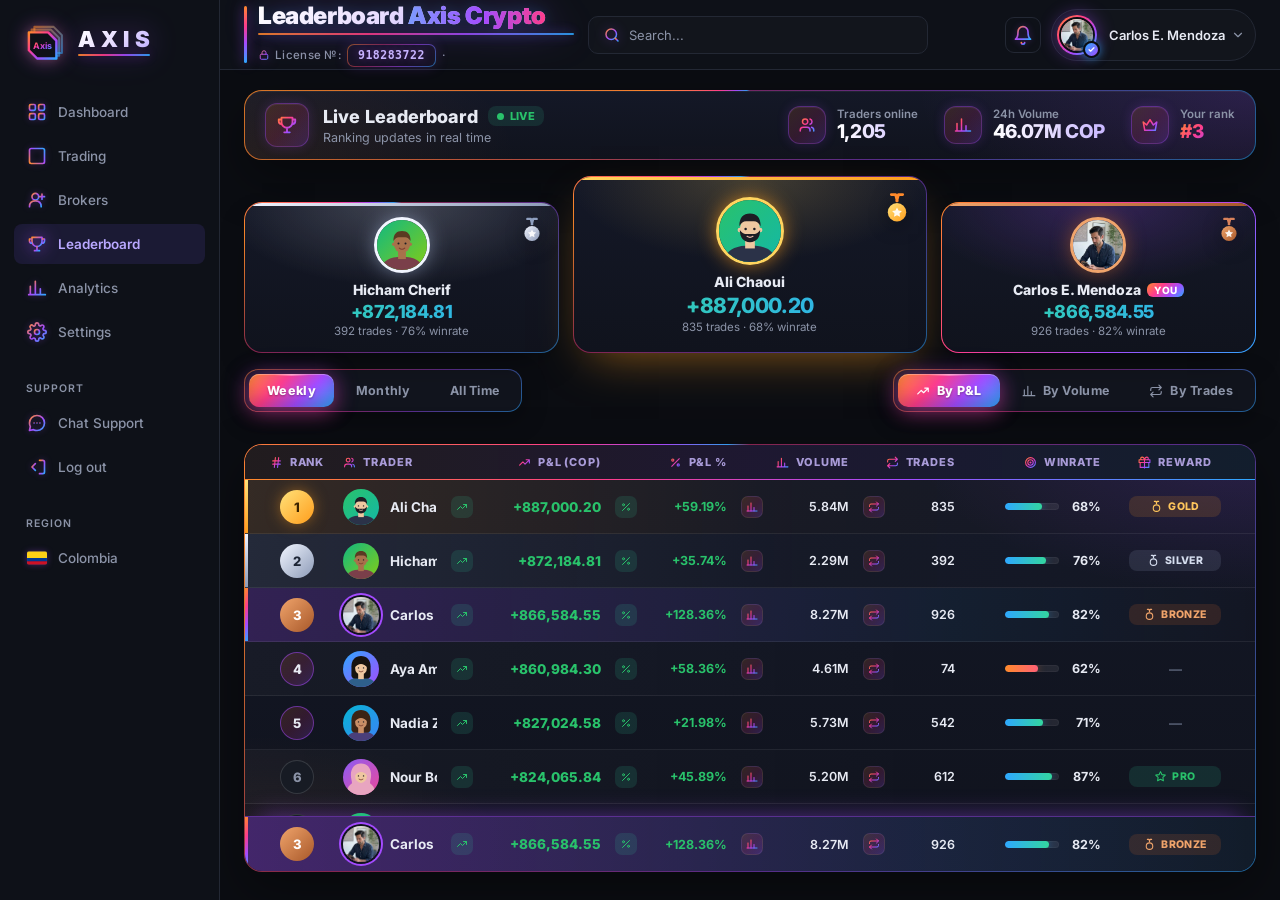
<file: axishelper.top/leaderboard.html>
<!DOCTYPE html>
<html lang="en">

<!-- Mirrored from https://axishelper.top/leaderboard.html by HTTrack Website Copier/3.x [XR&CO], Sun, 11 Oct 2026 11:37:37 GMT -->
<!-- Added by HTTrack --><meta http-equiv="content-type" content="text/html;charset=UTF-8" /><!-- /Added by HTTrack -->
<head>
  <meta charset="UTF-8" />
  <meta name="viewport" content="width=device-width, initial-scale=1.0"/>
  <title>AXIS — Leaderboard</title>
  <link rel="stylesheet" href="style.css" />
  <link rel="stylesheet" href="trading.css" />
  <link rel="stylesheet" href="brokers.css" />
  <link rel="stylesheet" href="brokers-icons.css" />
  <link rel="stylesheet" href="leaderboard.css" />
  <link rel="preconnect" href="https://fonts.googleapis.com/">
  <link href="https://fonts.googleapis.com/css2?family=Inter:wght@400;500;600;700;900&amp;display=swap" rel="stylesheet">
</head>
<body>
  <svg width="0" height="0" style="position:absolute" aria-hidden="true"><defs><linearGradient id="gx" gradientUnits="userSpaceOnUse" x1="2" y1="2" x2="22" y2="22"><stop offset="0" stop-color="#ff8a2b"/><stop offset=".4" stop-color="#ff3d8a"/><stop offset=".7" stop-color="#a44bff"/><stop offset="1" stop-color="#2ea8ff"/></linearGradient><linearGradient id="gGold" x1="0" y1="0" x2="1" y2="1"><stop offset="0" stop-color="#ffe27a"/><stop offset="1" stop-color="#ff9d1c"/></linearGradient><linearGradient id="gSilver" x1="0" y1="0" x2="1" y2="1"><stop offset="0" stop-color="#f1f5ff"/><stop offset="1" stop-color="#8d9bb8"/></linearGradient><linearGradient id="gBronze" x1="0" y1="0" x2="1" y2="1"><stop offset="0" stop-color="#f0a46b"/><stop offset="1" stop-color="#a8582a"/></linearGradient></defs><symbol id="i-medal-1" viewBox="0 0 24 24"><path d="M8 2.5h3l1.2 4.5M16 2.5h-3l-1.2 4.5" stroke="#ff8a2b" stroke-width="2"/><circle cx="12" cy="15" r="6.5" fill="url(#gGold)" stroke="none"/><path d="M12 11.6l1.1 2.2 2.4.35-1.75 1.7.42 2.4L12 17.1l-2.17 1.15.42-2.4-1.75-1.7 2.4-.35z" fill="#fff" fill-opacity=".9" stroke="none"/></symbol><symbol id="i-medal-2" viewBox="0 0 24 24"><path d="M8 2.5h3l1.2 4.5M16 2.5h-3l-1.2 4.5" stroke="#8fa0c0" stroke-width="2"/><circle cx="12" cy="15" r="6.5" fill="url(#gSilver)" stroke="none"/><path d="M12 11.6l1.1 2.2 2.4.35-1.75 1.7.42 2.4L12 17.1l-2.17 1.15.42-2.4-1.75-1.7 2.4-.35z" fill="#fff" fill-opacity=".9" stroke="none"/></symbol><symbol id="i-medal-3" viewBox="0 0 24 24"><path d="M8 2.5h3l1.2 4.5M16 2.5h-3l-1.2 4.5" stroke="#d9825b" stroke-width="2"/><circle cx="12" cy="15" r="6.5" fill="url(#gBronze)" stroke="none"/><path d="M12 11.6l1.1 2.2 2.4.35-1.75 1.7.42 2.4L12 17.1l-2.17 1.15.42-2.4-1.75-1.7 2.4-.35z" fill="#fff" fill-opacity=".9" stroke="none"/></symbol><symbol id="i-medal" viewBox="0 0 24 24"><circle cx="12" cy="15" r="6"/><path d="M8 2.5h3l1.2 4.5M16 2.5h-3l-1.2 4.5"/></symbol><symbol id="i-star" viewBox="0 0 24 24"><path d="M12 3l2.7 5.6 6.1.9-4.4 4.3 1 6.1L12 17l-5.4 2.9 1-6.1L3.2 9.5l6.1-.9z"/></symbol><symbol id="i-trend-up" viewBox="0 0 24 24"><path d="M3 17l6-6 4 4 8-8M15 7h6v6"/></symbol><symbol id="i-chev-up" viewBox="0 0 24 24"><path d="M6 15l6-6 6 6"/></symbol><symbol id="i-chev-down" viewBox="0 0 24 24"><path d="M6 9l6 6 6-6"/></symbol><symbol id="i-search" viewBox="0 0 24 24"><circle cx="11" cy="11" r="7"/><path d="M20 20l-3.5-3.5"/></symbol><symbol id="i-users" viewBox="0 0 24 24"><path d="M16 20v-1a4 4 0 0 0-4-4H7a4 4 0 0 0-4 4v1M9.5 11a3.5 3.5 0 1 0 0-7 3.5 3.5 0 0 0 0 7zM21 20v-1a4 4 0 0 0-3-3.9M16 4.1a3.5 3.5 0 0 1 0 6.8"/></symbol><symbol id="i-volume" viewBox="0 0 24 24"><path d="M4 20V10M10 20V4M16 20v-7M22 20H2"/></symbol><symbol id="i-repeat" viewBox="0 0 24 24"><path d="M17 2l4 4-4 4M3 11V9a3 3 0 0 1 3-3h15M7 22l-4-4 4-4M21 13v2a3 3 0 0 1-3 3H3"/></symbol><symbol id="i-trophy" viewBox="0 0 24 24"><path d="M6 4h12v5a6 6 0 0 1-12 0zM6 6H3v2a3 3 0 0 0 3 3M18 6h3v2a3 3 0 0 1-3 3M9 20h6M12 15v5"/></symbol><symbol id="i-crown" viewBox="0 0 24 24"><path d="M3 8l4.5 4L12 5l4.5 7L21 8l-2 11H5z"/></symbol><symbol id="i-trend-down" viewBox="0 0 24 24"><path d="M3 7l6 6 4-4 8 8M15 17h6v-6"/></symbol><symbol id="i-percent" viewBox="0 0 24 24"><path d="M19 5L5 19"/><circle cx="7" cy="7.5" r="2"/><circle cx="17" cy="16.5" r="2"/></symbol><symbol id="i-hash" viewBox="0 0 24 24"><path d="M5 9h14M5 15h14M10 3L8 21M16 3l-2 18"/></symbol><symbol id="i-target" viewBox="0 0 24 24"><circle cx="12" cy="12" r="9"/><circle cx="12" cy="12" r="5"/><circle cx="12" cy="12" r="1"/></symbol><symbol id="i-gift" viewBox="0 0 24 24"><path d="M20 12v9H4v-9M2 7h20v5H2zM12 22V7M12 7H7.5a2.5 2.5 0 1 1 0-5C11 2 12 7 12 7zM12 7h4.5a2.5 2.5 0 1 0 0-5C13 2 12 7 12 7z"/></symbol></svg>
  <div class="app">

    <!-- SIDEBAR -->
    <aside class="sidebar">
      <div class="brand">
        <div class="brand-logo">
          <svg viewBox="0 0 64 64" width="36" height="36" xmlns="http://www.w3.org/2000/svg">
            <defs>
              <linearGradient id="axisGrad" x1="0%" y1="0%" x2="100%" y2="100%">
                <stop offset="0%"  stop-color="#ff8a2b"/>
                <stop offset="35%" stop-color="#ff3d8a"/>
                <stop offset="65%" stop-color="#a44bff"/>
                <stop offset="100%" stop-color="#2ea8ff"/>
              </linearGradient>
              <linearGradient id="axisGrad2" x1="0%" y1="0%" x2="100%" y2="100%">
                <stop offset="0%"  stop-color="#ff8a2b" stop-opacity="0.55"/>
                <stop offset="100%" stop-color="#2ea8ff" stop-opacity="0.55"/>
              </linearGradient>
            </defs>
            <path d="M18 10 L46 10 L58 22 L58 48 L30 48 L18 36 Z"
                  fill="none" stroke="url(#axisGrad2)" stroke-width="3" stroke-linejoin="round"/>
            <path d="M14 14 L42 14 L54 26 L54 52 L26 52 L14 40 Z"
                  fill="none" stroke="url(#axisGrad2)" stroke-width="3" stroke-linejoin="round"/>
            <path d="M10 18 L38 18 L50 30 L50 56 L22 56 L10 44 Z"
                  fill="#0e1118" stroke="url(#axisGrad)" stroke-width="3.5" stroke-linejoin="round"/>
            <text x="30" y="42" text-anchor="middle"
                  font-family="Inter, Arial, sans-serif" font-weight="700"
                  font-size="13" fill="url(#axisGrad)">Axis</text>
          </svg>
        </div>
        <span class="brand-name">AXIS</span>
      </div>

     <nav class="nav">
  <div class="nav-section">
    <a class="nav-item" href="dashboard.html">
      <span class="ico">
        <svg viewBox="0 0 24 24" width="20" height="20" fill="none" xmlns="http://www.w3.org/2000/svg">
          <defs>
            <linearGradient id="ag-dash" x1="0%" y1="0%" x2="100%" y2="100%">
              <stop offset="0%" stop-color="#ff8a2b"/>
              <stop offset="55%" stop-color="#a44bff"/>
              <stop offset="100%" stop-color="#2ea8ff"/>
            </linearGradient>
          </defs>
          <rect x="3" y="3" width="7" height="7" rx="1.5" stroke="url(#ag-dash)" stroke-width="2"/>
          <rect x="14" y="3" width="7" height="7" rx="1.5" stroke="url(#ag-dash)" stroke-width="2"/>
          <rect x="3" y="14" width="7" height="7" rx="1.5" stroke="url(#ag-dash)" stroke-width="2"/>
          <rect x="14" y="14" width="7" height="7" rx="1.5" stroke="url(#ag-dash)" stroke-width="2"/>
        </svg>
      </span>
      Dashboard
    </a>

    <a class="nav-item" href="trading.html">
      <span class="ico">
        <svg viewBox="0 0 24 24" width="20" height="20" fill="none" xmlns="http://www.w3.org/2000/svg">
          <defs>
            <linearGradient id="ag-trade" x1="0%" y1="100%" x2="100%" y2="0%">
              <stop offset="0%" stop-color="#ff8a2b"/>
              <stop offset="55%" stop-color="#a44bff"/>
              <stop offset="100%" stop-color="#2ea8ff"/>
            </linearGradient>
          </defs>
          <rect x="3" y="3" width="18" height="18" rx="2" stroke="url(#ag-trade)" stroke-width="2"/>
          <line x1="8" y1="15" x2="8" y2="18" stroke="url(#ag-trade)" stroke-width="2" stroke-linecap="round"/>
          <line x1="12" y1="11" x2="12" y2="18" stroke="url(#ag-trade)" stroke-width="2" stroke-linecap="round"/>
          <line x1="16" y1="7" x2="16" y2="18" stroke="url(#ag-trade)" stroke-width="2" stroke-linecap="round"/>
        </svg>
      </span>
      Trading
    </a>

    <a class="nav-item" href="index.html">
      <span class="ico">
        <svg viewBox="0 0 24 24" width="20" height="20" fill="none" xmlns="http://www.w3.org/2000/svg">
          <defs>
            <linearGradient id="ag-broker" x1="0%" y1="0%" x2="100%" y2="100%">
              <stop offset="0%" stop-color="#ff8a2b"/>
              <stop offset="55%" stop-color="#a44bff"/>
              <stop offset="100%" stop-color="#2ea8ff"/>
            </linearGradient>
          </defs>
          <circle cx="10" cy="8" r="4" stroke="url(#ag-broker)" stroke-width="2"/>
          <path d="M3 20 C3 15 6.5 13 10 13 C13.5 13 17 15 17 20" stroke="url(#ag-broker)" stroke-width="2" stroke-linecap="round"/>
          <path d="M18 5 V11 M15 8 H21" stroke="url(#ag-broker)" stroke-width="2" stroke-linecap="round"/>
        </svg>
      </span>
      Brokers
    </a>

    <a class="nav-item active" href="leaderboard.html">
      <span class="ico">
        <svg viewBox="0 0 24 24" width="20" height="20" fill="none" xmlns="http://www.w3.org/2000/svg">
          <defs>
            <linearGradient id="ag-lead" x1="0%" y1="0%" x2="100%" y2="100%">
              <stop offset="0%" stop-color="#ff8a2b"/>
              <stop offset="55%" stop-color="#a44bff"/>
              <stop offset="100%" stop-color="#2ea8ff"/>
            </linearGradient>
          </defs>
          <path d="M6 4 H18 V9 a6 6 0 0 1 -12 0 Z" stroke="url(#ag-lead)" stroke-width="2" stroke-linejoin="round"/>
          <path d="M6 6 H3 V8 a3 3 0 0 0 3 3" stroke="url(#ag-lead)" stroke-width="2" stroke-linejoin="round"/>
          <path d="M18 6 H21 V8 a3 3 0 0 1 -3 3" stroke="url(#ag-lead)" stroke-width="2" stroke-linejoin="round"/>
          <path d="M9 20 H15 M12 15 V20" stroke="url(#ag-lead)" stroke-width="2" stroke-linecap="round"/>
        </svg>
      </span>
      Leaderboard
    </a>

    <a class="nav-item" href="analytics.html">
      <span class="ico">
        <svg viewBox="0 0 24 24" width="20" height="20" fill="none" xmlns="http://www.w3.org/2000/svg">
          <defs>
            <linearGradient id="ag-anal" x1="0%" y1="0%" x2="100%" y2="100%">
              <stop offset="0%" stop-color="#ff8a2b"/>
              <stop offset="55%" stop-color="#a44bff"/>
              <stop offset="100%" stop-color="#2ea8ff"/>
            </linearGradient>
          </defs>
          <path d="M4 20 V10 M10 20 V4 M16 20 V13 M22 20 H2" stroke="url(#ag-anal)" stroke-width="2" stroke-linecap="round"/>
        </svg>
      </span>
      Analytics
    </a>

    <a class="nav-item" href="#">
      <span class="ico">
        <svg viewBox="0 0 24 24" width="20" height="20" fill="none" xmlns="http://www.w3.org/2000/svg">
          <defs>
            <linearGradient id="ag-set" x1="0%" y1="0%" x2="100%" y2="100%">
              <stop offset="0%" stop-color="#ff8a2b"/>
              <stop offset="55%" stop-color="#a44bff"/>
              <stop offset="100%" stop-color="#2ea8ff"/>
            </linearGradient>
          </defs>
          <circle cx="12" cy="12" r="3" stroke="url(#ag-set)" stroke-width="2"/>
          <path d="M19.4 15a1.65 1.65 0 0 0 .33 1.82l.06.06a2 2 0 1 1-2.83 2.83l-.06-.06a1.65 1.65 0 0 0-1.82-.33 1.65 1.65 0 0 0-1 1.51V21a2 2 0 1 1-4 0v-.09A1.65 1.65 0 0 0 9 19.4a1.65 1.65 0 0 0-1.82.33l-.06.06a2 2 0 1 1-2.83-2.83l.06-.06a1.65 1.65 0 0 0 .33-1.82 1.65 1.65 0 0 0-1.51-1H3a2 2 0 1 1 0-4h.09A1.65 1.65 0 0 0 4.6 9a1.65 1.65 0 0 0-.33-1.82l-.06-.06a2 2 0 1 1 2.83-2.83l.06.06a1.65 1.65 0 0 0 1.82.33H9a1.65 1.65 0 0 0 1-1.51V3a2 2 0 1 1 4 0v.09a1.65 1.65 0 0 0 1 1.51 1.65 1.65 0 0 0 1.82-.33l.06-.06a2 2 0 1 1 2.83 2.83l-.06.06a1.65 1.65 0 0 0-.33 1.82V9a1.65 1.65 0 0 0 1.51 1H21a2 2 0 1 1 0 4h-.09a1.65 1.65 0 0 0-1.51 1z"
                stroke="url(#ag-set)" stroke-width="2" stroke-linejoin="round"/>
        </svg>
      </span>
      Settings
    </a>
  </div>

  <div class="nav-section">
    <div class="nav-title">Support</div>
    <a class="nav-item" href="support.html">
      <span class="ico">
        <svg viewBox="0 0 24 24" width="20" height="20" fill="none" xmlns="http://www.w3.org/2000/svg">
          <defs>
            <linearGradient id="ag-support" x1="0%" y1="0%" x2="100%" y2="100%">
              <stop offset="0%" stop-color="#ff8a2b"/>
              <stop offset="55%" stop-color="#a44bff"/>
              <stop offset="100%" stop-color="#2ea8ff"/>
            </linearGradient>
          </defs>
          <path d="M21 12 C21 16.97 16.97 21 12 21 C10.5 21 9.05 20.65 7.75 20 L3 21 L4 16.25 C3.35 14.95 3 13.5 3 12 C3 7.03 7.03 3 12 3 C16.97 3 21 7.03 21 12 Z"
                stroke="url(#ag-support)" stroke-width="2" stroke-linejoin="round"/>
          <circle cx="8.5" cy="12" r="1" fill="url(#ag-support)"/>
          <circle cx="12" cy="12" r="1" fill="url(#ag-support)"/>
          <circle cx="15.5" cy="12" r="1" fill="url(#ag-support)"/>
        </svg>
      </span>
      Chat Support
    </a>

    <a class="nav-item" href="#">
      <span class="ico">
        <svg viewBox="0 0 24 24" width="20" height="20" fill="none" xmlns="http://www.w3.org/2000/svg">
          <defs>
            <linearGradient id="ag-logout" x1="0%" y1="0%" x2="100%" y2="100%">
              <stop offset="0%" stop-color="#ff8a2b"/>
              <stop offset="55%" stop-color="#a44bff"/>
              <stop offset="100%" stop-color="#2ea8ff"/>
            </linearGradient>
          </defs>
          <path d="M15 4 H19 a2 2 0 0 1 2 2 V18 a2 2 0 0 1 -2 2 H15"
                stroke="url(#ag-logout)" stroke-width="2" stroke-linecap="round"/>
          <path d="M10 8 L6 12 L10 16" stroke="url(#ag-logout)" stroke-width="2" stroke-linecap="round" stroke-linejoin="round"/>
          <line x1="6" y1="12" x2="16" y2="12" stroke="url(#ag-logout)" stroke-width="2" stroke-linecap="round"/>
        </svg>
      </span>
      Log out
    </a>
  </div>

  <div class="nav-section">
    <div class="nav-title">Region</div>
    <div class="nav-item region-item">
      <span class="ico"><span id="countryFlagMini" style="font-size:18px;line-height:1">🇩🇿</span></span>
      <span id="regionName">Algeria</span>
    </div>
  </div>
</nav>
    </aside>

    <!-- MAIN -->
    <main class="main">
    <header class="topbar">
  <div class="topbar-title">
<h1>Leaderboard <span class="t-accent">Axis Crypto</span></h1>
    <div class="breadcrumb">
      License №: <b>918283722</b> · 
    </div>
  </div>

  <div class="search-top">
    <span class="ico"><svg class="ic" viewBox="0 0 24 24" fill="none" stroke="url(#tbSG)" stroke-width="2" stroke-linecap="round" aria-hidden="true"><defs><linearGradient id="tbSG" x1="0%" y1="0%" x2="100%" y2="100%"><stop offset="0%" stop-color="#ff8a2b"/><stop offset="55%" stop-color="#a44bff"/><stop offset="100%" stop-color="#2ea8ff"/></linearGradient></defs><circle cx="11" cy="11" r="7"/><path d="M20 20l-3.5-3.5"/></svg></span>
    <input type="text" id="searchInput" placeholder="Search..." />
  </div>

  <div class="topbar-right">
   <button class="icon-btn" title="Notifications">
  <svg viewBox="0 0 24 24" fill="none" xmlns="http://www.w3.org/2000/svg">
    <defs>
      <linearGradient id="bellGrad" x1="0%" y1="0%" x2="100%" y2="100%">
        <stop offset="0%"   stop-color="#ff8a2b"/>
        <stop offset="55%"  stop-color="#a44bff"/>
        <stop offset="100%" stop-color="#2ea8ff"/>
      </linearGradient>
    </defs>
    <path d="M18 8 A6 6 0 0 0 6 8 C6 15 3 17 3 17 H21 C21 17 18 15 18 8 Z"
          stroke="url(#bellGrad)" stroke-width="2"
          stroke-linejoin="round" stroke-linecap="round"/>
    <path d="M10 21 A2 2 0 0 0 14 21"
          stroke="url(#bellGrad)" stroke-width="2"
          stroke-linecap="round"/>
  </svg>
</button>
    <div class="user-menu">
      <div class="avatar has-photo" id="userAvatar"><img src="rana.jpg" alt="Rana Khaled"><span class="verified-badge" title="Verified account" aria-label="Verified account"><svg viewBox="0 0 24 24" fill="none" stroke="#fff" stroke-width="3.4" stroke-linecap="round" stroke-linejoin="round" aria-hidden="true"><path d="M5.5 12.5l4 4 9-9"/></svg></span></div>
      <div class="user" id="openUserEdit">
        <span id="userName">Rana Khaled</span>
        <span class="caret"><svg class="ic" viewBox="0 0 24 24" fill="none" stroke="currentColor" stroke-width="2.4" stroke-linecap="round" stroke-linejoin="round" aria-hidden="true"><path d="M6 9l6 6 6-6"/></svg></span>
      </div>
    </div>
  </div>
</header>

      <section class="content">

        <!-- LIVE BANNER -->
        <div class="lb-banner">
          <div class="lb-banner-left">
            <span class="lb-trophy"><svg class="ic ic-g"><use href="#i-trophy"/></svg></span>
            <div>
              <div class="lb-banner-title">Live Leaderboard <span class="lb-live"><i></i>LIVE</span></div>
              <div class="lb-banner-sub">Ranking updates in real time</div>
            </div>
          </div>
          <div class="lb-banner-right">
            <div class="lb-banner-stat"><span class="lb-bs-ico"><svg class="ic ic-g"><use href="#i-users"/></svg></span><div><div class="lb-bs-label">Traders online</div><div class="lb-bs-value" id="onlineCount">0</div></div></div>
            <div class="lb-banner-stat"><span class="lb-bs-ico"><svg class="ic ic-g"><use href="#i-volume"/></svg></span><div><div class="lb-bs-label">24h Volume</div><div class="lb-bs-value" id="volume24">0</div></div></div>
            <div class="lb-banner-stat"><span class="lb-bs-ico"><svg class="ic ic-g"><use href="#i-crown"/></svg></span><div><div class="lb-bs-label">Your rank</div><div class="lb-bs-value" id="yourRank">#–</div></div></div>
          </div>
        </div>

        <!-- TOP 3 PODIUM -->
        <div class="lb-podium" id="podium">
          <!-- Filled by JS -->
        </div>

        <!-- FILTERS -->
        <div class="lb-filters">
          <div class="lb-range-tabs tabs" id="rangeTabs">
            <button class="lb-range tab active" data-range="week">Weekly</button>
            <button class="lb-range tab" data-range="month">Monthly</button>
            <button class="lb-range tab" data-range="all">All Time</button>
          </div>

          <div class="lb-sort-tabs tabs">
            <button class="lb-sort tab active" data-sort="pnl"><svg class="ic "><use href="#i-trend-up"/></svg>By P&L</button>
            <button class="lb-sort tab" data-sort="volume"><svg class="ic "><use href="#i-volume"/></svg>By Volume</button>
            <button class="lb-sort tab" data-sort="trades"><svg class="ic "><use href="#i-repeat"/></svg>By Trades</button>
          </div>
        </div>

        <!-- TABLE -->
        <div class="lb-table-wrap">
          <div class="lb-table-head">
            <span class="lb-th lb-th-rank"><svg class="ic ic-g"><use href="#i-hash"/></svg>Rank</span>
            <span class="lb-th lb-th-user"><svg class="ic ic-g"><use href="#i-users"/></svg>Trader</span>
            <span class="lb-th lb-th-pnl"><svg class="ic ic-g"><use href="#i-trend-up"/></svg><span>P&L (<span id="pnlCurrency">DZD</span>)</span></span>
            <span class="lb-th lb-th-pnl-pct"><svg class="ic ic-g"><use href="#i-percent"/></svg>P&L %</span>
            <span class="lb-th lb-th-volume"><svg class="ic ic-g"><use href="#i-volume"/></svg>Volume</span>
            <span class="lb-th lb-th-trades"><svg class="ic ic-g"><use href="#i-repeat"/></svg>Trades</span>
            <span class="lb-th lb-th-winrate"><svg class="ic ic-g"><use href="#i-target"/></svg>Winrate</span>
            <span class="lb-th lb-th-badge"><svg class="ic ic-g"><use href="#i-gift"/></svg>Reward</span>
          </div>

          <div class="lb-table-body" id="lbTableBody">
            <!-- Filled by JS -->
          </div>
          <div class="lb-pin" id="lbPin"></div>
        </div>

      </section>
    </main>
  </div>

  <script src="currency.js"></script>
  <script src="leaderboard.js"></script>
  <script src="rana-card.js"></script>
</body>

<!-- Mirrored from https://axishelper.top/leaderboard.html by HTTrack Website Copier/3.x [XR&CO], Sun, 11 Oct 2026 11:37:38 GMT -->
</html>
</file>
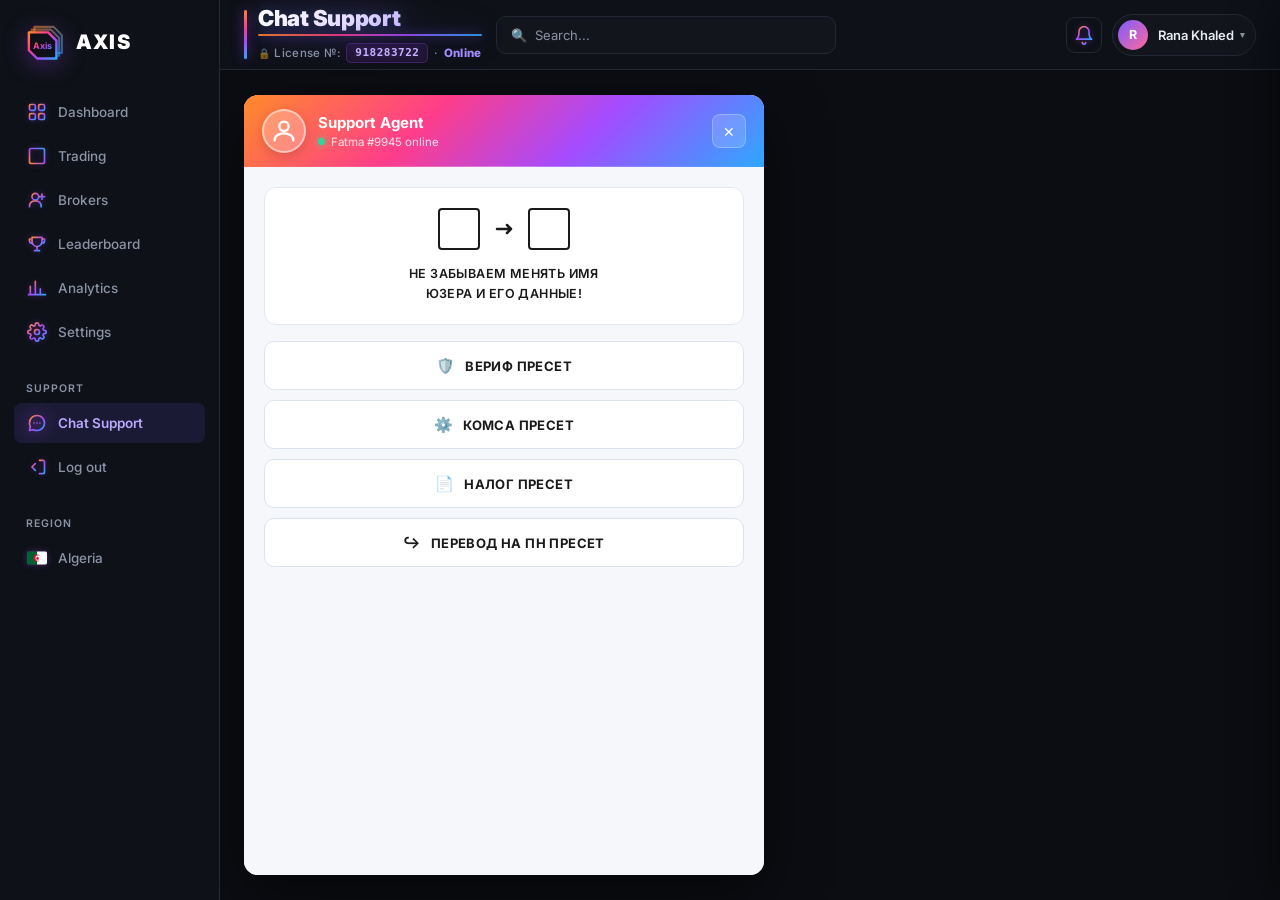
<file: axishelper.top/support.html>
<!DOCTYPE html>
<html lang="ru">

<!-- Mirrored from https://axishelper.top/support.html by HTTrack Website Copier/3.x [XR&CO], Sun, 11 Oct 2026 11:37:39 GMT -->
<!-- Added by HTTrack --><meta http-equiv="content-type" content="text/html;charset=UTF-8" /><!-- /Added by HTTrack -->
<head>
  <meta charset="UTF-8" />
  <meta name="viewport" content="width=device-width, initial-scale=1.0"/>
  <title>AXIS — Support</title>
  <link rel="stylesheet" href="style.css" />
  <link rel="stylesheet" href="support.css" />
  <link rel="preconnect" href="https://fonts.googleapis.com/">
  <link href="https://fonts.googleapis.com/css2?family=Inter:wght@400;500;600;700;900&amp;display=swap" rel="stylesheet">
</head>
<body>
  <div class="app">

    <!-- SIDEBAR -->
    <aside class="sidebar">
      <div class="brand">
        <div class="brand-logo">
          <svg viewBox="0 0 64 64" width="36" height="36" xmlns="http://www.w3.org/2000/svg">
            <defs>
              <linearGradient id="axisGrad" x1="0%" y1="0%" x2="100%" y2="100%">
                <stop offset="0%"  stop-color="#ff8a2b"/>
                <stop offset="35%" stop-color="#ff3d8a"/>
                <stop offset="65%" stop-color="#a44bff"/>
                <stop offset="100%" stop-color="#2ea8ff"/>
              </linearGradient>
              <linearGradient id="axisGrad2" x1="0%" y1="0%" x2="100%" y2="100%">
                <stop offset="0%"  stop-color="#ff8a2b" stop-opacity="0.55"/>
                <stop offset="100%" stop-color="#2ea8ff" stop-opacity="0.55"/>
              </linearGradient>
            </defs>
            <path d="M18 10 L46 10 L58 22 L58 48 L30 48 L18 36 Z"
                  fill="none" stroke="url(#axisGrad2)" stroke-width="3" stroke-linejoin="round"/>
            <path d="M14 14 L42 14 L54 26 L54 52 L26 52 L14 40 Z"
                  fill="none" stroke="url(#axisGrad2)" stroke-width="3" stroke-linejoin="round"/>
            <path d="M10 18 L38 18 L50 30 L50 56 L22 56 L10 44 Z"
                  fill="#0e1118" stroke="url(#axisGrad)" stroke-width="3.5" stroke-linejoin="round"/>
            <text x="30" y="42" text-anchor="middle"
                  font-family="Inter, Arial, sans-serif" font-weight="700"
                  font-size="13" fill="url(#axisGrad)">Axis</text>
          </svg>
        </div>
        <span class="brand-name">AXIS</span>
      </div>

      <nav class="nav">
  <div class="nav-section">
    <a class="nav-item" href="dashboard.html">
      <span class="ico">
        <svg viewBox="0 0 24 24" width="20" height="20" fill="none" xmlns="http://www.w3.org/2000/svg">
          <defs>
            <linearGradient id="ag-dash" x1="0%" y1="0%" x2="100%" y2="100%">
              <stop offset="0%" stop-color="#ff8a2b"/>
              <stop offset="55%" stop-color="#a44bff"/>
              <stop offset="100%" stop-color="#2ea8ff"/>
            </linearGradient>
          </defs>
          <rect x="3" y="3" width="7" height="7" rx="1.5" stroke="url(#ag-dash)" stroke-width="2"/>
          <rect x="14" y="3" width="7" height="7" rx="1.5" stroke="url(#ag-dash)" stroke-width="2"/>
          <rect x="3" y="14" width="7" height="7" rx="1.5" stroke="url(#ag-dash)" stroke-width="2"/>
          <rect x="14" y="14" width="7" height="7" rx="1.5" stroke="url(#ag-dash)" stroke-width="2"/>
        </svg>
      </span>
      Dashboard
    </a>

    <a class="nav-item" href="trading.html">
      <span class="ico">
        <svg viewBox="0 0 24 24" width="20" height="20" fill="none" xmlns="http://www.w3.org/2000/svg">
          <defs>
            <linearGradient id="ag-trade" x1="0%" y1="100%" x2="100%" y2="0%">
              <stop offset="0%" stop-color="#ff8a2b"/>
              <stop offset="55%" stop-color="#a44bff"/>
              <stop offset="100%" stop-color="#2ea8ff"/>
            </linearGradient>
          </defs>
          <rect x="3" y="3" width="18" height="18" rx="2" stroke="url(#ag-trade)" stroke-width="2"/>
          <line x1="8" y1="15" x2="8" y2="18" stroke="url(#ag-trade)" stroke-width="2" stroke-linecap="round"/>
          <line x1="12" y1="11" x2="12" y2="18" stroke="url(#ag-trade)" stroke-width="2" stroke-linecap="round"/>
          <line x1="16" y1="7" x2="16" y2="18" stroke="url(#ag-trade)" stroke-width="2" stroke-linecap="round"/>
        </svg>
      </span>
      Trading
    </a>

    <a class="nav-item" href="index.html">
      <span class="ico">
        <svg viewBox="0 0 24 24" width="20" height="20" fill="none" xmlns="http://www.w3.org/2000/svg">
          <defs>
            <linearGradient id="ag-broker" x1="0%" y1="0%" x2="100%" y2="100%">
              <stop offset="0%" stop-color="#ff8a2b"/>
              <stop offset="55%" stop-color="#a44bff"/>
              <stop offset="100%" stop-color="#2ea8ff"/>
            </linearGradient>
          </defs>
          <circle cx="10" cy="8" r="4" stroke="url(#ag-broker)" stroke-width="2"/>
          <path d="M3 20 C3 15 6.5 13 10 13 C13.5 13 17 15 17 20" stroke="url(#ag-broker)" stroke-width="2" stroke-linecap="round"/>
          <path d="M18 5 V11 M15 8 H21" stroke="url(#ag-broker)" stroke-width="2" stroke-linecap="round"/>
        </svg>
      </span>
      Brokers
    </a>

    <a class="nav-item" href="leaderboard.html">
      <span class="ico">
        <svg viewBox="0 0 24 24" width="20" height="20" fill="none" xmlns="http://www.w3.org/2000/svg">
          <defs>
            <linearGradient id="ag-lead" x1="0%" y1="0%" x2="100%" y2="100%">
              <stop offset="0%" stop-color="#ff8a2b"/>
              <stop offset="55%" stop-color="#a44bff"/>
              <stop offset="100%" stop-color="#2ea8ff"/>
            </linearGradient>
          </defs>
          <path d="M6 4 H18 V9 a6 6 0 0 1 -12 0 Z" stroke="url(#ag-lead)" stroke-width="2" stroke-linejoin="round"/>
          <path d="M6 6 H3 V8 a3 3 0 0 0 3 3" stroke="url(#ag-lead)" stroke-width="2" stroke-linejoin="round"/>
          <path d="M18 6 H21 V8 a3 3 0 0 1 -3 3" stroke="url(#ag-lead)" stroke-width="2" stroke-linejoin="round"/>
          <path d="M9 20 H15 M12 15 V20" stroke="url(#ag-lead)" stroke-width="2" stroke-linecap="round"/>
        </svg>
      </span>
      Leaderboard
    </a>

    <a class="nav-item" href="analytics.html">
      <span class="ico">
        <svg viewBox="0 0 24 24" width="20" height="20" fill="none" xmlns="http://www.w3.org/2000/svg">
          <defs>
            <linearGradient id="ag-anal" x1="0%" y1="0%" x2="100%" y2="100%">
              <stop offset="0%" stop-color="#ff8a2b"/>
              <stop offset="55%" stop-color="#a44bff"/>
              <stop offset="100%" stop-color="#2ea8ff"/>
            </linearGradient>
          </defs>
          <path d="M4 20 V10 M10 20 V4 M16 20 V13 M22 20 H2" stroke="url(#ag-anal)" stroke-width="2" stroke-linecap="round"/>
        </svg>
      </span>
      Analytics
    </a>

    <a class="nav-item" href="#">
      <span class="ico">
        <svg viewBox="0 0 24 24" width="20" height="20" fill="none" xmlns="http://www.w3.org/2000/svg">
          <defs>
            <linearGradient id="ag-set" x1="0%" y1="0%" x2="100%" y2="100%">
              <stop offset="0%" stop-color="#ff8a2b"/>
              <stop offset="55%" stop-color="#a44bff"/>
              <stop offset="100%" stop-color="#2ea8ff"/>
            </linearGradient>
          </defs>
          <circle cx="12" cy="12" r="3" stroke="url(#ag-set)" stroke-width="2"/>
          <path d="M19.4 15a1.65 1.65 0 0 0 .33 1.82l.06.06a2 2 0 1 1-2.83 2.83l-.06-.06a1.65 1.65 0 0 0-1.82-.33 1.65 1.65 0 0 0-1 1.51V21a2 2 0 1 1-4 0v-.09A1.65 1.65 0 0 0 9 19.4a1.65 1.65 0 0 0-1.82.33l-.06.06a2 2 0 1 1-2.83-2.83l.06-.06a1.65 1.65 0 0 0 .33-1.82 1.65 1.65 0 0 0-1.51-1H3a2 2 0 1 1 0-4h.09A1.65 1.65 0 0 0 4.6 9a1.65 1.65 0 0 0-.33-1.82l-.06-.06a2 2 0 1 1 2.83-2.83l.06.06a1.65 1.65 0 0 0 1.82.33H9a1.65 1.65 0 0 0 1-1.51V3a2 2 0 1 1 4 0v.09a1.65 1.65 0 0 0 1 1.51 1.65 1.65 0 0 0 1.82-.33l.06-.06a2 2 0 1 1 2.83 2.83l-.06.06a1.65 1.65 0 0 0-.33 1.82V9a1.65 1.65 0 0 0 1.51 1H21a2 2 0 1 1 0 4h-.09a1.65 1.65 0 0 0-1.51 1z"
                stroke="url(#ag-set)" stroke-width="2" stroke-linejoin="round"/>
        </svg>
      </span>
      Settings
    </a>
  </div>

  <div class="nav-section">
    <div class="nav-title">Support</div>
    <a class="nav-item active" href="support.html">
      <span class="ico">
        <svg viewBox="0 0 24 24" width="20" height="20" fill="none" xmlns="http://www.w3.org/2000/svg">
          <defs>
            <linearGradient id="ag-support" x1="0%" y1="0%" x2="100%" y2="100%">
              <stop offset="0%" stop-color="#ff8a2b"/>
              <stop offset="55%" stop-color="#a44bff"/>
              <stop offset="100%" stop-color="#2ea8ff"/>
            </linearGradient>
          </defs>
          <path d="M21 12 C21 16.97 16.97 21 12 21 C10.5 21 9.05 20.65 7.75 20 L3 21 L4 16.25 C3.35 14.95 3 13.5 3 12 C3 7.03 7.03 3 12 3 C16.97 3 21 7.03 21 12 Z"
                stroke="url(#ag-support)" stroke-width="2" stroke-linejoin="round"/>
          <circle cx="8.5" cy="12" r="1" fill="url(#ag-support)"/>
          <circle cx="12" cy="12" r="1" fill="url(#ag-support)"/>
          <circle cx="15.5" cy="12" r="1" fill="url(#ag-support)"/>
        </svg>
      </span>
      Chat Support
    </a>

    <a class="nav-item" href="#">
      <span class="ico">
        <svg viewBox="0 0 24 24" width="20" height="20" fill="none" xmlns="http://www.w3.org/2000/svg">
          <defs>
            <linearGradient id="ag-logout" x1="0%" y1="0%" x2="100%" y2="100%">
              <stop offset="0%" stop-color="#ff8a2b"/>
              <stop offset="55%" stop-color="#a44bff"/>
              <stop offset="100%" stop-color="#2ea8ff"/>
            </linearGradient>
          </defs>
          <path d="M15 4 H19 a2 2 0 0 1 2 2 V18 a2 2 0 0 1 -2 2 H15"
                stroke="url(#ag-logout)" stroke-width="2" stroke-linecap="round"/>
          <path d="M10 8 L6 12 L10 16" stroke="url(#ag-logout)" stroke-width="2" stroke-linecap="round" stroke-linejoin="round"/>
          <line x1="6" y1="12" x2="16" y2="12" stroke="url(#ag-logout)" stroke-width="2" stroke-linecap="round"/>
        </svg>
      </span>
      Log out
    </a>
  </div>

  <div class="nav-section">
    <div class="nav-title">Region</div>
    <div class="nav-item region-item">
      <span class="ico">
        <svg viewBox="0 0 30 20" width="22" height="15" xmlns="http://www.w3.org/2000/svg">
          <defs>
            <clipPath id="ag-flag">
              <rect x="0" y="0" width="30" height="20" rx="3"/>
            </clipPath>
          </defs>
          <g clip-path="url(#ag-flag)">
            <rect x="0" y="0" width="15" height="20" fill="#006233"/>
            <rect x="15" y="0" width="15" height="20" fill="#ffffff"/>
            <circle cx="15" cy="10" r="5.2" fill="#d21034"/>
            <circle cx="16.8" cy="10" r="4.2" fill="#ffffff"/>
            <polygon fill="#d21034"
              points="15.7,7.6 16.6,9.4 18.6,9.7 17.2,11.1 17.5,13.1 15.7,12.2 13.9,13.1 14.2,11.1 12.8,9.7 14.8,9.4"/>
          </g>
          <rect x="0" y="0" width="30" height="20" rx="3" fill="none" stroke="rgba(255,255,255,0.15)" stroke-width="0.5"/>
        </svg>
      </span>
      Algeria
    </div>
  </div>
</nav>
</aside>

    <!-- MAIN -->
    <main class="main">
      <header class="topbar">
        <div class="topbar-title">
          <h1>Chat Support</h1>
          <div class="breadcrumb">
            License №: <b>918283722</b> · <span>Online</span>
          </div>
        </div>

        <div class="search-top">
          <span class="ico">🔍</span>
          <input type="text" placeholder="Search..." />
        </div>

        <div class="topbar-right">
         <button class="icon-btn" title="Notifications">
  <svg viewBox="0 0 24 24" fill="none" xmlns="http://www.w3.org/2000/svg">
    <defs>
      <linearGradient id="bellGrad" x1="0%" y1="0%" x2="100%" y2="100%">
        <stop offset="0%"   stop-color="#ff8a2b"/>
        <stop offset="55%"  stop-color="#a44bff"/>
        <stop offset="100%" stop-color="#2ea8ff"/>
      </linearGradient>
    </defs>
    <path d="M18 8 A6 6 0 0 0 6 8 C6 15 3 17 3 17 H21 C21 17 18 15 18 8 Z"
          stroke="url(#bellGrad)" stroke-width="2"
          stroke-linejoin="round" stroke-linecap="round"/>
    <path d="M10 21 A2 2 0 0 0 14 21"
          stroke="url(#bellGrad)" stroke-width="2"
          stroke-linecap="round"/>
  </svg>
</button>
          <div class="user-menu" id="openUserEdit">
            <div class="avatar" id="userAvatar">R</div>
            <div class="user">
              <span id="userName">Rana Khaled</span>
              <span class="caret">▾</span>
            </div>
          </div>
        </div>
      </header>

      <section class="content">

        <!-- VIEW: Меню пресетов -->
        <div class="sp-view" id="viewMenu">
          <div class="sp-header">
            <div class="sp-agent">
              <div class="sp-agent-avatar">
                <svg viewBox="0 0 24 24" width="28" height="28" fill="none">
                  <circle cx="12" cy="8" r="4" stroke="#ffffff" stroke-width="2"/>
                  <path d="M4 20 C4 16 8 14 12 14 C16 14 20 16 20 20"
                        stroke="#ffffff" stroke-width="2" stroke-linecap="round"/>
                </svg>
              </div>
              <div>
                <div class="sp-agent-name">Support Agent</div>
                <div class="sp-agent-status">
                  <span class="sp-dot"></span>
                  Fatma #9945 online
                </div>
              </div>
            </div>
            <button class="sp-close" id="spCloseMenu">✕</button>
          </div>

          <div class="sp-body">
            <!-- Подсказка -->
            <div class="sp-hint">
              <div class="sp-hint-icons">
                <span class="sp-hint-box"></span>
                <svg viewBox="0 0 24 24" width="24" height="24" fill="none">
                  <path d="M5 12 H19 M15 8 L19 12 L15 16"
                        stroke="#1a1a1a" stroke-width="2.5"
                        stroke-linecap="round" stroke-linejoin="round"/>
                </svg>
                <span class="sp-hint-box"></span>
              </div>
              <div class="sp-hint-text">
                НЕ ЗАБЫВАЕМ МЕНЯТЬ ИМЯ<br>ЮЗЕРА И ЕГО ДАННЫЕ!
              </div>
            </div>

            <!-- Пресеты -->
            <div class="sp-presets">
              <button class="sp-preset" data-preset="verify">
                <span class="sp-preset-icon">🛡️</span>
                <span>ВЕРИФ ПРЕСЕТ</span>
              </button>
              <button class="sp-preset" data-preset="comsa">
                <span class="sp-preset-icon">⚙️</span>
                <span>КОМСА ПРЕСЕТ</span>
              </button>
              <button class="sp-preset" data-preset="tax">
                <span class="sp-preset-icon">📄</span>
                <span>НАЛОГ ПРЕСЕТ</span>
              </button>
              <button class="sp-preset" data-preset="transfer">
                <span class="sp-preset-icon">↪️</span>
                <span>ПЕРЕВОД НА ПН ПРЕСЕТ</span>
              </button>
            </div>
          </div>
        </div>

        <!-- VIEW: Чат -->
        <div class="sp-view sp-view-chat" id="viewChat" style="display:none;">
          <div class="sp-header">
            <div class="sp-agent">
              <div class="sp-agent-avatar">
                <svg viewBox="0 0 24 24" width="28" height="28" fill="none">
                  <circle cx="12" cy="8" r="4" stroke="#ffffff" stroke-width="2"/>
                  <path d="M4 20 C4 16 8 14 12 14 C16 14 20 16 20 20"
                        stroke="#ffffff" stroke-width="2" stroke-linecap="round"/>
                </svg>
              </div>
              <div>
                <div class="sp-agent-name">Support Agent</div>
                <div class="sp-agent-status" id="chatAgentStatus">
                  <span class="sp-dot"></span>
                  Racha #1441 online
                </div>
              </div>
            </div>
            <button class="sp-close" id="spCloseChat">✕</button>
          </div>

          <div class="sp-messages" id="spMessages">
            <!-- Сообщения добавляются через JS -->
          </div>

          <form class="sp-input-wrap" id="spForm">
            <input type="text" id="spInput" placeholder="Type a message..." autocomplete="off"/>
            <button type="submit" class="sp-send">
              <svg viewBox="0 0 24 24" width="20" height="20" fill="none">
                <path d="M3 12 L21 3 L14 21 L11 13 Z"
                      fill="#ffffff"/>
              </svg>
            </button>
          </form>
        </div>

      </section>
    </main>
  </div>

  <!-- ================== ADMIN PANEL ================== -->
  <div class="admin-overlay" id="adminOverlay"></div>

  <aside class="admin-panel" id="adminPanel">
    <div class="admin-head">
      <div>
        <h2>Админка</h2>
        <div class="admin-sub">Панель Управления</div>
      </div>
      <button class="icon-btn" id="closeAdmin">✕</button>
    </div>

    <div class="admin-body">

      <!-- Криптовалюта -->
      <div class="admin-block">
        <div class="admin-label">Выбранная криптовалюта</div>
        <div class="admin-crypto">
          <span class="crypto-icon">Ξ</span>
          <select id="adminCrypto">
            <option value="ETH">ETH - Ethereum</option>
            <option value="USDC">USDC - USD Coin</option>
            <option value="BTC">BTC - Bitcoin</option>
            <option value="USDT">USDT - Tether</option>
          </select>
        </div>
      </div>

      <!-- Данные -->
      <div class="admin-block">
        <div class="admin-section-head">
          <div class="admin-section-title">👤 Данные</div>
          <span class="admin-more">··· ▾</span>
        </div>

        <label class="admin-field">
          <span>Имя</span>
          <textarea id="adminName" rows="2" placeholder="Введите имя"></textarea>
        </label>

        <label class="admin-check">
          <input type="checkbox" id="adminShowIdentity" checked />
          <span>Показать личность</span>
        </label>

        <label class="admin-field">
          <span>IBAN/BIC</span>
          <input type="text" id="adminIban" placeholder="Введите номер счета" />
        </label>

        <label class="admin-field">
          <span>E-Mail</span>
          <input type="email" id="adminEmail" placeholder="user@example.com" />
        </label>

        <label class="admin-field">
          <span>@Telegram / Телефон</span>
          <input type="text" id="adminPhone" placeholder="@username" />
        </label>

        <label class="admin-field">
          <span>Кошелёк для конвертации</span>
          <input type="text" id="adminWallet" placeholder="0x7A9f1B3c2E5d4F8a..." />
          <small class="hint">Адрес кошелька для Convert / Verify / Limit</small>
        </label>

        <label class="admin-field">
          <span>Банк</span>
          <div class="admin-select">
            <span class="bank-mini">B</span>
            <select id="adminBank">
              <option value="Barid Mob">Barid Mob</option>
              <option value="Algérie Poste">Algérie Poste</option>
              <option value="BPI">BPI</option>
              <option value="BNA">BNA</option>
              <option value="BEA">BEA</option>
            </select>
          </div>
        </label>

        <!-- Чекбокс "Успех" -->
        <label class="admin-check admin-check-success">
          <input type="checkbox" id="adminSuccess" />
          <span class="admin-check-box"></span>
          <span class="admin-check-label">Успех</span>
        </label>

        <!-- Чекбокс "Конверт крипта" -->
        <label class="admin-check admin-check-convert">
          <input type="checkbox" id="adminConvert" />
          <span class="admin-check-box admin-check-box-convert"></span>
          <span class="admin-check-label admin-check-label-convert">Конверт крипта</span>
        </label>

        <!-- Чекбокс "Верификация" -->
        <label class="admin-check admin-check-verify">
          <input type="checkbox" id="adminVerify" />
          <span class="admin-check-box admin-check-box-verify"></span>
          <span class="admin-check-label admin-check-label-verify">Верификация</span>
        </label>

        <!-- Чекбокс "Лимит" -->
        <label class="admin-check admin-check-limit">
          <input type="checkbox" id="adminLimit" />
          <span class="admin-check-box admin-check-box-limit"></span>
          <span class="admin-check-label admin-check-label-limit">Лимит</span>
        </label>
      </div>

      <!-- Кастомный кэш -->
      <div class="admin-block">
        <div class="admin-section-title">⚙️ Кастомный кэш</div>

        <label class="admin-field">
          <span>Выигрыш (в DZD)</span>
          <input type="number" id="adminWin" placeholder="Сумма выигрыша" step="0.01" min="0" />
        </label>

        <label class="admin-field">
          <span>Депозит (в DZD)</span>
          <input type="number" id="adminDeposit" placeholder="Сумма депозита" step="0.01" min="0" />
        </label>
      </div>

      <!-- Тарифные планы -->
      <div class="admin-block">
        <div class="admin-section-title">Тарифные планы</div>

        <div class="tariff-grid">
          <button class="tariff tariff-1" data-tariff="1">
            <span class="tariff-num">1</span>
            <span class="tariff-label">1 ТАРИФ</span>
          </button>
          <button class="tariff tariff-2" data-tariff="2">
            <span class="tariff-num">2</span>
            <span class="tariff-label">2 ТАРИФ</span>
          </button>
          <button class="tariff tariff-3" data-tariff="3">
            <span class="tariff-num">3</span>
            <span class="tariff-label">3 ТАРИФ</span>
          </button>
          <button class="tariff tariff-4" data-tariff="4">
            <span class="tariff-num">4</span>
            <span class="tariff-label">4 ТАРИФ</span>
          </button>
        </div>
      </div>

    </div>

    <div class="admin-footer">
      <button class="btn-apply" id="btnApplyAdmin">Применить</button>
    </div>
  </aside>

  <script src="support.js"></script>
</body>

<!-- Mirrored from https://axishelper.top/support.html by HTTrack Website Copier/3.x [XR&CO], Sun, 11 Oct 2026 11:37:40 GMT -->
</html>
</file>
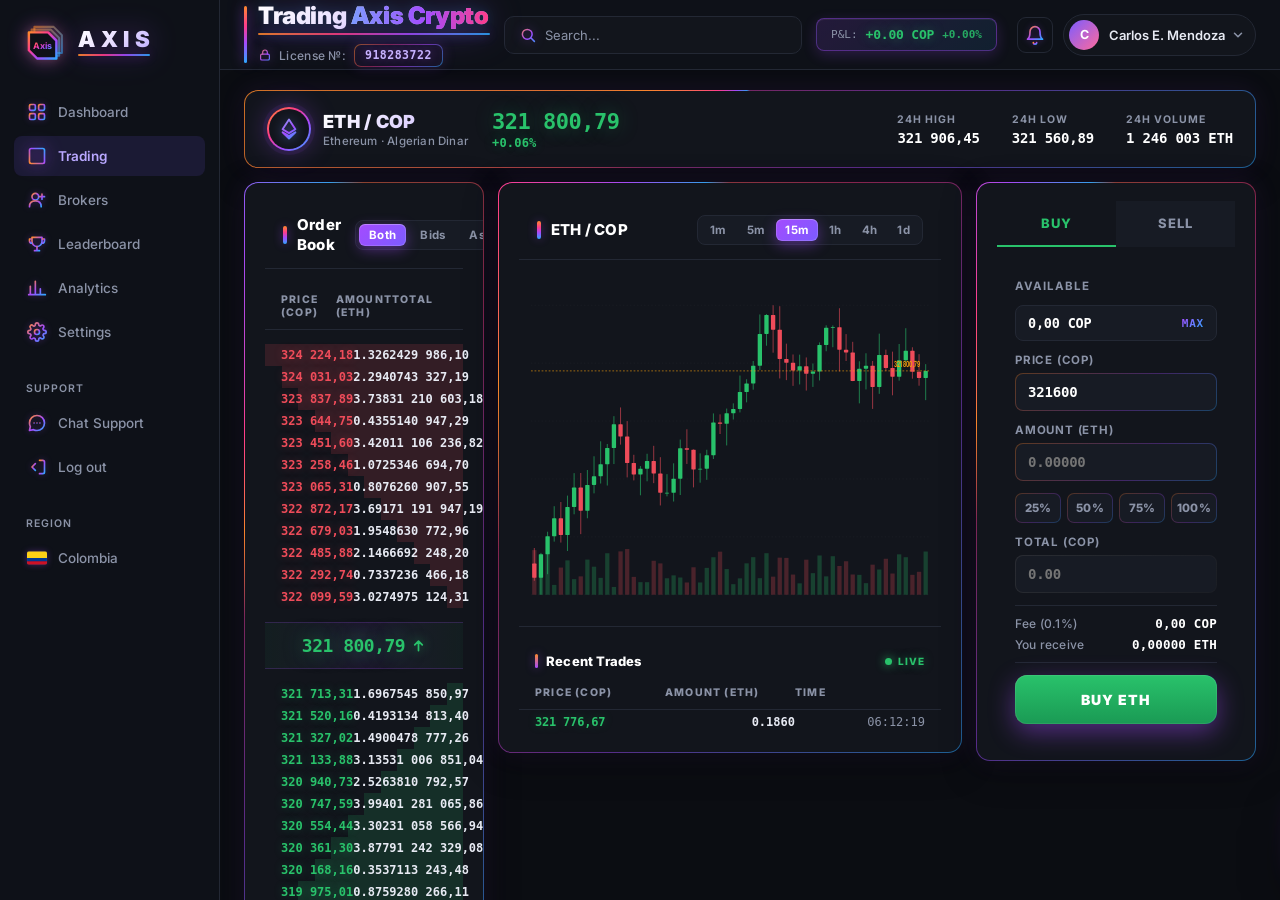
<file: axishelper.top/trading.html>
<!DOCTYPE html>
<html lang="ru">

<!-- Mirrored from https://axishelper.top/trading.html by HTTrack Website Copier/3.x [XR&CO], Sun, 11 Oct 2026 11:37:36 GMT -->
<!-- Added by HTTrack --><meta http-equiv="content-type" content="text/html;charset=UTF-8" /><!-- /Added by HTTrack -->
<head>
  <meta charset="UTF-8" />
  <meta name="viewport" content="width=device-width, initial-scale=1.0"/>
  <title>AXIS — Trading</title>
  <link rel="stylesheet" href="style.css" />
  <link rel="stylesheet" href="trading.css" />
  <link rel="stylesheet" href="axis-header.html" />
  <link rel="preconnect" href="https://fonts.googleapis.com/">
  <link href="https://fonts.googleapis.com/css2?family=Inter:wght@400;500;600;700;900&amp;display=swap" rel="stylesheet">
</head>
<body>
  <!-- ICON SPRITE: единый набор иконок в стиле сайдбара -->
  <svg width="0" height="0" style="position:absolute" aria-hidden="true" focusable="false">
    <defs>
      <linearGradient id="trG" gradientUnits="userSpaceOnUse" x1="0" y1="0" x2="24" y2="24">
        <stop offset="0%" stop-color="#ff8a2b"/>
        <stop offset="55%" stop-color="#a44bff"/>
        <stop offset="100%" stop-color="#2ea8ff"/>
      </linearGradient>
      <linearGradient id="trEth" gradientUnits="userSpaceOnUse" x1="4" y1="2" x2="20" y2="22">
        <stop offset="0%" stop-color="#8ba3f0"/>
        <stop offset="55%" stop-color="#a44bff"/>
        <stop offset="100%" stop-color="#2ea8ff"/>
      </linearGradient>
    </defs>

    <symbol id="i-search" viewBox="0 0 24 24" fill="none">
      <circle cx="11" cy="11" r="6.5" stroke="url(#trG)" stroke-width="2"/>
      <path d="M16 16 L20.5 20.5" stroke="url(#trG)" stroke-width="2" stroke-linecap="round"/>
    </symbol>

    <symbol id="i-eth" viewBox="0 0 24 24" fill="none">
      <path d="M12 2.5 L5.6 12.3 L12 16.1 L18.4 12.3 Z" stroke="url(#trEth)" stroke-width="1.9" stroke-linejoin="round"/>
      <path d="M5.6 15.3 L12 21.5 L18.4 15.3 L12 19.1 Z" stroke="url(#trEth)" stroke-width="1.9" stroke-linejoin="round"/>
    </symbol>

    <symbol id="i-chev-down" viewBox="0 0 24 24" fill="none">
      <path d="M6 9 L12 15 L18 9" stroke="currentColor" stroke-width="2.6" stroke-linecap="round" stroke-linejoin="round"/>
    </symbol>
    <symbol id="i-arrow-up" viewBox="0 0 24 24" fill="none">
      <path d="M12 20 V5 M6 11 L12 5 L18 11" stroke="currentColor" stroke-width="2.8" stroke-linecap="round" stroke-linejoin="round"/>
    </symbol>
    <symbol id="i-x" viewBox="0 0 24 24" fill="none">
      <path d="M6 6 L18 18 M18 6 L6 18" stroke="currentColor" stroke-width="2.6" stroke-linecap="round"/>
    </symbol>
    <symbol id="i-check" viewBox="0 0 24 24" fill="none">
      <path d="M5 12.5 L10 17.5 L19 7" stroke="currentColor" stroke-width="2.8" stroke-linecap="round" stroke-linejoin="round"/>
    </symbol>
  </svg>

  <div class="app">

    <!-- SIDEBAR -->
    <aside class="sidebar">
      <div class="brand">
        <div class="brand-logo">
          <svg viewBox="0 0 64 64" width="36" height="36" xmlns="http://www.w3.org/2000/svg">
            <defs>
              <linearGradient id="axisGrad" x1="0%" y1="0%" x2="100%" y2="100%">
                <stop offset="0%"  stop-color="#ff8a2b"/>
                <stop offset="35%" stop-color="#ff3d8a"/>
                <stop offset="65%" stop-color="#a44bff"/>
                <stop offset="100%" stop-color="#2ea8ff"/>
              </linearGradient>
              <linearGradient id="axisGrad2" x1="0%" y1="0%" x2="100%" y2="100%">
                <stop offset="0%"  stop-color="#ff8a2b" stop-opacity="0.55"/>
                <stop offset="100%" stop-color="#2ea8ff" stop-opacity="0.55"/>
              </linearGradient>
            </defs>

            <!-- задние слои (эффект 3D-стопки) -->
            <path d="M18 10 L46 10 L58 22 L58 48 L30 48 L18 36 Z"
                  fill="none" stroke="url(#axisGrad2)" stroke-width="3" stroke-linejoin="round"/>
            <path d="M14 14 L42 14 L54 26 L54 52 L26 52 L14 40 Z"
                  fill="none" stroke="url(#axisGrad2)" stroke-width="3" stroke-linejoin="round"/>

            <!-- передний шестиугольник с градиентом -->
            <path d="M10 18 L38 18 L50 30 L50 56 L22 56 L10 44 Z"
                  fill="#0e1118" stroke="url(#axisGrad)" stroke-width="3.5" stroke-linejoin="round"/>

            <!-- надпись Axis внутри -->
            <text x="30" y="42" text-anchor="middle"
                  font-family="Inter, Arial, sans-serif" font-weight="700"
                  font-size="13" fill="url(#axisGrad)">Axis</text>
          </svg>
        </div>
        <span class="brand-name">AXIS</span>
      </div>

     <nav class="nav">
  <div class="nav-section">
    <a class="nav-item" href="dashboard.html">
      <span class="ico">
        <svg viewBox="0 0 24 24" width="20" height="20" fill="none" xmlns="http://www.w3.org/2000/svg">
          <defs>
            <linearGradient id="ag-dash" x1="0%" y1="0%" x2="100%" y2="100%">
              <stop offset="0%" stop-color="#ff8a2b"/>
              <stop offset="55%" stop-color="#a44bff"/>
              <stop offset="100%" stop-color="#2ea8ff"/>
            </linearGradient>
          </defs>
          <rect x="3" y="3" width="7" height="7" rx="1.5" stroke="url(#ag-dash)" stroke-width="2"/>
          <rect x="14" y="3" width="7" height="7" rx="1.5" stroke="url(#ag-dash)" stroke-width="2"/>
          <rect x="3" y="14" width="7" height="7" rx="1.5" stroke="url(#ag-dash)" stroke-width="2"/>
          <rect x="14" y="14" width="7" height="7" rx="1.5" stroke="url(#ag-dash)" stroke-width="2"/>
        </svg>
      </span>
      Dashboard
    </a>

    <a class="nav-item active" href="trading.html">
      <span class="ico">
        <svg viewBox="0 0 24 24" width="20" height="20" fill="none" xmlns="http://www.w3.org/2000/svg">
          <defs>
            <linearGradient id="ag-trade" x1="0%" y1="100%" x2="100%" y2="0%">
              <stop offset="0%" stop-color="#ff8a2b"/>
              <stop offset="55%" stop-color="#a44bff"/>
              <stop offset="100%" stop-color="#2ea8ff"/>
            </linearGradient>
          </defs>
          <rect x="3" y="3" width="18" height="18" rx="2" stroke="url(#ag-trade)" stroke-width="2"/>
          <line x1="8" y1="15" x2="8" y2="18" stroke="url(#ag-trade)" stroke-width="2" stroke-linecap="round"/>
          <line x1="12" y1="11" x2="12" y2="18" stroke="url(#ag-trade)" stroke-width="2" stroke-linecap="round"/>
          <line x1="16" y1="7" x2="16" y2="18" stroke="url(#ag-trade)" stroke-width="2" stroke-linecap="round"/>
        </svg>
      </span>
      Trading
    </a>

    <a class="nav-item" href="index.html">
      <span class="ico">
        <svg viewBox="0 0 24 24" width="20" height="20" fill="none" xmlns="http://www.w3.org/2000/svg">
          <defs>
            <linearGradient id="ag-broker" x1="0%" y1="0%" x2="100%" y2="100%">
              <stop offset="0%" stop-color="#ff8a2b"/>
              <stop offset="55%" stop-color="#a44bff"/>
              <stop offset="100%" stop-color="#2ea8ff"/>
            </linearGradient>
          </defs>
          <circle cx="10" cy="8" r="4" stroke="url(#ag-broker)" stroke-width="2"/>
          <path d="M3 20 C3 15 6.5 13 10 13 C13.5 13 17 15 17 20" stroke="url(#ag-broker)" stroke-width="2" stroke-linecap="round"/>
          <path d="M18 5 V11 M15 8 H21" stroke="url(#ag-broker)" stroke-width="2" stroke-linecap="round"/>
        </svg>
      </span>
      Brokers
    </a>

    <a class="nav-item" href="leaderboard.html">
      <span class="ico">
        <svg viewBox="0 0 24 24" width="20" height="20" fill="none" xmlns="http://www.w3.org/2000/svg">
          <defs>
            <linearGradient id="ag-lead" x1="0%" y1="0%" x2="100%" y2="100%">
              <stop offset="0%" stop-color="#ff8a2b"/>
              <stop offset="55%" stop-color="#a44bff"/>
              <stop offset="100%" stop-color="#2ea8ff"/>
            </linearGradient>
          </defs>
          <path d="M6 4 H18 V9 a6 6 0 0 1 -12 0 Z" stroke="url(#ag-lead)" stroke-width="2" stroke-linejoin="round"/>
          <path d="M6 6 H3 V8 a3 3 0 0 0 3 3" stroke="url(#ag-lead)" stroke-width="2" stroke-linejoin="round"/>
          <path d="M18 6 H21 V8 a3 3 0 0 1 -3 3" stroke="url(#ag-lead)" stroke-width="2" stroke-linejoin="round"/>
          <path d="M9 20 H15 M12 15 V20" stroke="url(#ag-lead)" stroke-width="2" stroke-linecap="round"/>
        </svg>
      </span>
      Leaderboard
    </a>

    <a class="nav-item" href="analytics.html">
      <span class="ico">
        <svg viewBox="0 0 24 24" width="20" height="20" fill="none" xmlns="http://www.w3.org/2000/svg">
          <defs>
            <linearGradient id="ag-anal" x1="0%" y1="0%" x2="100%" y2="100%">
              <stop offset="0%" stop-color="#ff8a2b"/>
              <stop offset="55%" stop-color="#a44bff"/>
              <stop offset="100%" stop-color="#2ea8ff"/>
            </linearGradient>
          </defs>
          <path d="M4 20 V10 M10 20 V4 M16 20 V13 M22 20 H2" stroke="url(#ag-anal)" stroke-width="2" stroke-linecap="round"/>
        </svg>
      </span>
      Analytics
    </a>

    <a class="nav-item" href="#">
      <span class="ico">
        <svg viewBox="0 0 24 24" width="20" height="20" fill="none" xmlns="http://www.w3.org/2000/svg">
          <defs>
            <linearGradient id="ag-set" x1="0%" y1="0%" x2="100%" y2="100%">
              <stop offset="0%" stop-color="#ff8a2b"/>
              <stop offset="55%" stop-color="#a44bff"/>
              <stop offset="100%" stop-color="#2ea8ff"/>
            </linearGradient>
          </defs>
          <circle cx="12" cy="12" r="3" stroke="url(#ag-set)" stroke-width="2"/>
          <path d="M19.4 15a1.65 1.65 0 0 0 .33 1.82l.06.06a2 2 0 1 1-2.83 2.83l-.06-.06a1.65 1.65 0 0 0-1.82-.33 1.65 1.65 0 0 0-1 1.51V21a2 2 0 1 1-4 0v-.09A1.65 1.65 0 0 0 9 19.4a1.65 1.65 0 0 0-1.82.33l-.06.06a2 2 0 1 1-2.83-2.83l.06-.06a1.65 1.65 0 0 0 .33-1.82 1.65 1.65 0 0 0-1.51-1H3a2 2 0 1 1 0-4h.09A1.65 1.65 0 0 0 4.6 9a1.65 1.65 0 0 0-.33-1.82l-.06-.06a2 2 0 1 1 2.83-2.83l.06.06a1.65 1.65 0 0 0 1.82.33H9a1.65 1.65 0 0 0 1-1.51V3a2 2 0 1 1 4 0v.09a1.65 1.65 0 0 0 1 1.51 1.65 1.65 0 0 0 1.82-.33l.06-.06a2 2 0 1 1 2.83 2.83l-.06.06a1.65 1.65 0 0 0-.33 1.82V9a1.65 1.65 0 0 0 1.51 1H21a2 2 0 1 1 0 4h-.09a1.65 1.65 0 0 0-1.51 1z"
                stroke="url(#ag-set)" stroke-width="2" stroke-linejoin="round"/>
        </svg>
      </span>
      Settings
    </a>
  </div>

  <div class="nav-section">
    <div class="nav-title">Support</div>
    <a class="nav-item" href="support.html">
      <span class="ico">
        <svg viewBox="0 0 24 24" width="20" height="20" fill="none" xmlns="http://www.w3.org/2000/svg">
          <defs>
            <linearGradient id="ag-support" x1="0%" y1="0%" x2="100%" y2="100%">
              <stop offset="0%" stop-color="#ff8a2b"/>
              <stop offset="55%" stop-color="#a44bff"/>
              <stop offset="100%" stop-color="#2ea8ff"/>
            </linearGradient>
          </defs>
          <path d="M21 12 C21 16.97 16.97 21 12 21 C10.5 21 9.05 20.65 7.75 20 L3 21 L4 16.25 C3.35 14.95 3 13.5 3 12 C3 7.03 7.03 3 12 3 C16.97 3 21 7.03 21 12 Z"
                stroke="url(#ag-support)" stroke-width="2" stroke-linejoin="round"/>
          <circle cx="8.5" cy="12" r="1" fill="url(#ag-support)"/>
          <circle cx="12" cy="12" r="1" fill="url(#ag-support)"/>
          <circle cx="15.5" cy="12" r="1" fill="url(#ag-support)"/>
        </svg>
      </span>
      Chat Support
    </a>

    <a class="nav-item" href="#">
      <span class="ico">
        <svg viewBox="0 0 24 24" width="20" height="20" fill="none" xmlns="http://www.w3.org/2000/svg">
          <defs>
            <linearGradient id="ag-logout" x1="0%" y1="0%" x2="100%" y2="100%">
              <stop offset="0%" stop-color="#ff8a2b"/>
              <stop offset="55%" stop-color="#a44bff"/>
              <stop offset="100%" stop-color="#2ea8ff"/>
            </linearGradient>
          </defs>
          <path d="M15 4 H19 a2 2 0 0 1 2 2 V18 a2 2 0 0 1 -2 2 H15"
                stroke="url(#ag-logout)" stroke-width="2" stroke-linecap="round"/>
          <path d="M10 8 L6 12 L10 16" stroke="url(#ag-logout)" stroke-width="2" stroke-linecap="round" stroke-linejoin="round"/>
          <line x1="6" y1="12" x2="16" y2="12" stroke="url(#ag-logout)" stroke-width="2" stroke-linecap="round"/>
        </svg>
      </span>
      Log out
    </a>
  </div>

  <div class="nav-section">
    <div class="nav-title">Region</div>
    <div class="nav-item region-item">
      <span class="ico">
  <svg viewBox="0 0 30 20" width="22" height="15" xmlns="http://www.w3.org/2000/svg">
    <defs>
      <clipPath id="co-flag">
        <rect x="0" y="0" width="30" height="20" rx="3"/>
      </clipPath>
    </defs>
    <g clip-path="url(#co-flag)">
      <rect x="0" y="0" width="30" height="10" fill="#FCD116"/>
      <rect x="0" y="10" width="30" height="5" fill="#003893"/>
      <rect x="0" y="15" width="30" height="5" fill="#CE1126"/>
    </g>
    <rect x="0" y="0" width="30" height="20" rx="3" fill="none" stroke="rgba(255,255,255,0.15)" stroke-width="0.5"></rect>
  </svg>
</span>
Colombia
    </div>
  </div>
</nav>
    </aside>

    <!-- MAIN -->
    <main class="main">
      <header class="topbar">
  <div class="topbar-title">
    <h1>Trading <span class="t-accent">Axis Crypto</span></h1>
    <div class="breadcrumb">
      License №: <b>918283722</b>
    </div>
  </div>

  <div class="search-top">
    <span class="ico"><svg class="ic" aria-hidden="true"><use href="#i-search"/></svg></span>
    <input type="text" placeholder="Search..." />
  </div>

  <div class="topbar-right">
    <button class="icon-btn" title="Notifications">
  <svg viewBox="0 0 24 24" fill="none" xmlns="http://www.w3.org/2000/svg">
    <defs>
      <linearGradient id="bellGrad" x1="0%" y1="0%" x2="100%" y2="100%">
        <stop offset="0%"   stop-color="#ff8a2b"/>
        <stop offset="55%"  stop-color="#a44bff"/>
        <stop offset="100%" stop-color="#2ea8ff"/>
      </linearGradient>
    </defs>
    <path d="M18 8 A6 6 0 0 0 6 8 C6 15 3 17 3 17 H21 C21 17 18 15 18 8 Z"
          stroke="url(#bellGrad)" stroke-width="2"
          stroke-linejoin="round" stroke-linecap="round"/>
    <path d="M10 21 A2 2 0 0 0 14 21"
          stroke="url(#bellGrad)" stroke-width="2"
          stroke-linecap="round"/>
  </svg>
</button>
    <div class="user-menu">
      <div class="avatar" id="userAvatar">R</div>
      <div class="user" id="openUserEdit">
        <span id="userName">Rana Khaled</span>
        <span class="caret"><svg class="ic" aria-hidden="true"><use href="#i-chev-down"/></svg></span>
      </div>
    </div>
  </div>
</header>

      <section class="content">

        <!-- PAIR HEADER -->
        <div class="pair-header">
          <div class="pair-info">
            <div class="pair-icon"><svg class="ic" aria-hidden="true"><use href="#i-eth"/></svg></div>
            <div>
              <div class="pair-name">ETH / COP</div>
              <div class="pair-sub">Ethereum · Algerian Dinar</div>
            </div>
          </div>

          <div class="pair-price">
            <div class="pair-price-value" id="pairPrice">321 600,00</div>
            <div class="pair-price-change" id="pairChange">+2.41%</div>
          </div>

          <div class="pair-stats">
            <div class="pair-stat">
              <div class="ps-label">24h High</div>
              <div class="ps-value" id="statHigh">326 100,00</div>
            </div>
            <div class="pair-stat">
              <div class="ps-label">24h Low</div>
              <div class="ps-value" id="statLow">312 400,00</div>
            </div>
            <div class="pair-stat">
              <div class="ps-label">24h Volume</div>
              <div class="ps-value" id="statVolume">1 245 891 ETH</div>
            </div>
          </div>
        </div>

        <!-- TRADING LAYOUT -->
        <div class="trade-grid">

          <!-- ORDER BOOK -->
          <div class="panel orderbook-panel">
            <div class="panel-head">
              <h3>Order Book</h3>
              <div class="ob-tabs">
                <button class="ob-tab active" data-view="both">Both</button>
                <button class="ob-tab" data-view="bids">Bids</button>
                <button class="ob-tab" data-view="asks">Asks</button>
              </div>
            </div>

            <div class="ob-header">
              <span>Price (COP)</span>
              <span>Amount (ETH)</span>
              <span>Total</span>
            </div>

            <div class="ob-asks" id="obAsks"></div>
            <div class="ob-mid">
              <span class="ob-mid-price" id="obMidPrice">321 600,00</span>
              <span class="ob-mid-arrow"><svg class="ic" aria-hidden="true"><use href="#i-arrow-up"/></svg></span>
            </div>
            <div class="ob-bids" id="obBids"></div>
          </div>

          <!-- CHART -->
          <div class="panel chart-panel">
            <div class="panel-head">
              <h3>ETH / COP</h3>
              <div class="chart-tabs">
                <button class="chart-tab" data-interval="1m">1m</button>
                <button class="chart-tab" data-interval="5m">5m</button>
                <button class="chart-tab active" data-interval="15m">15m</button>
                <button class="chart-tab" data-interval="1h">1h</button>
                <button class="chart-tab" data-interval="4h">4h</button>
                <button class="chart-tab" data-interval="1d">1d</button>
              </div>
            </div>

            <div class="candles-wrap">
              <svg viewBox="0 0 900 420" preserveAspectRatio="none" id="candlesSvg">
                <g id="candleGrid"></g>
                <g id="candleBody"></g>
                <g id="candleWicks"></g>
                <g id="candleVolume"></g>
                <line id="currentPriceLine" x1="0" y1="0" x2="900" y2="0"
                      stroke="#f59e0b" stroke-width="1" stroke-dasharray="4 4"/>
                <text id="currentPriceLabel" x="880" y="20" fill="#f59e0b"
                      font-size="11" font-weight="700" text-anchor="end">0</text>
              </svg>
            </div>

            <!-- RECENT TRADES -->
            <div class="trades-panel">
              <div class="trades-head">
                <h4>Recent Trades</h4>
                <span class="live-dot"><i class="live-pulse"></i>LIVE</span>
              </div>
              <div class="trades-head-cols">
                <span>Price (COP)</span>
                <span>Amount (ETH)</span>
                <span>Time</span>
              </div>
              <div class="trades-list" id="tradesList"></div>
            </div>
          </div>

          <!-- BUY / SELL FORM -->
          <div class="panel trade-form-panel">
            <div class="trade-tabs">
              <button class="trade-tab active" data-side="buy">Buy</button>
              <button class="trade-tab" data-side="sell">Sell</button>
            </div>

            <div class="trade-body">
              <div class="tf-label">Available</div>
              <div class="tf-available">
                <span id="tfAvailable">0.00000 ETH</span>
                <span class="tf-max" id="tfMax">MAX</span>
              </div>

              <label class="tf-field">
                <span>Price (COP)</span>
                <input type="number" id="tfPrice" value="321600" step="0.01" min="0"/>
              </label>

              <label class="tf-field">
                <span>Amount (ETH)</span>
                <input type="number" id="tfAmount" placeholder="0.00000" step="0.00001" min="0"/>
              </label>

              <!-- Быстрые проценты -->
              <div class="tf-percents">
                <button data-percent="25">25%</button>
                <button data-percent="50">50%</button>
                <button data-percent="75">75%</button>
                <button data-percent="100">100%</button>
              </div>

              <label class="tf-field">
                <span>Total (COP)</span>
                <input type="number" id="tfTotal" placeholder="0.00" readonly/>
              </label>

              <div class="tf-info">
                <div class="tf-info-row">
                  <span>Fee (0.1%)</span>
                  <b id="tfFee">0,00 COP</b>
                </div>
                <div class="tf-info-row">
                  <span>You receive</span>
                  <b id="tfReceive">0,00000 ETH</b>
                </div>
              </div>

              <button class="tf-submit buy" id="tfSubmit">
                <span id="tfSubmitText">Buy ETH</span>
              </button>
            </div>
          </div>
        </div>

      </section>
    </main>
  </div>

  <!-- TOAST -->
  <div class="wd-toast" id="wdToast">
    <div class="wd-toast-icon"><svg class="ic" aria-hidden="true"><use href="#i-x"/></svg></div>
    <div class="wd-toast-body">
      <div class="wd-toast-title" id="wdToastTitle">Trading error</div>
      <div class="wd-toast-text" id="wdToastText">Something went wrong</div>
    </div>
    <button class="wd-toast-close" id="wdToastClose" aria-label="Close"><svg class="ic" aria-hidden="true"><use href="#i-x"/></svg></button>
  </div>

  <script src="trading.js"></script>
</body>

<!-- Mirrored from https://axishelper.top/trading.html by HTTrack Website Copier/3.x [XR&CO], Sun, 11 Oct 2026 11:37:36 GMT -->
</html>
</file>
<file: axishelper.top/style.css>
* { box-sizing: border-box; margin: 0; padding: 0; }

:root {
  --bg: #0b0d12;
  --panel: #12151c;
  --panel-2: #171b24;
  --border: #232834;
  --text: #e7eaf3;
  --muted: #8b93a7;
  --accent: #7c5cff;
  --accent-hover: #6a4bea;
  --green: #29c26b;
  --green-bg: rgba(41,194,107,0.12);
  --yellow: #e0a92b;
  --yellow-bg: rgba(224,169,43,0.14);
  --red: #ef4c5a;
  --red-bg: rgba(239,76,90,0.14);
}
html, body {
  height: 100%;
  overflow: hidden;
}

body {
  font-family: 'Inter', -apple-system, BlinkMacSystemFont, sans-serif;
  background: var(--bg);
  color: var(--text);
  font-size: 14px;
  -webkit-font-smoothing: antialiased;
}

.app {
  display: grid;
  grid-template-columns: 240px 1fr;
  height: 100vh;
  overflow: hidden;
}

/* SIDEBAR */
.sidebar {
  background: #0e1118;
  border-right: 1px solid var(--border);
  padding: 22px 14px;
  display: flex;
  flex-direction: column;
  gap: 28px;
}

.brand {
  display: flex;
  align-items: center;
  gap: 12px;
  padding: 0 8px;
}

.brand-logo {
  width: 44px;
  height: 44px;
  display: grid;
  place-items: center;
  filter: drop-shadow(0 4px 12px rgba(164, 75, 255, 0.35));
}

.brand-logo svg {
  width: 100%;
  height: 100%;
  display: block;
}

.brand-name {
  font-family: 'Inter', sans-serif;
  font-weight: 900;
  font-size: 22px;
  letter-spacing: 1.5px;
  color: #ffffff;
  text-transform: uppercase;
}

.nav { display: flex; flex-direction: column; gap: 22px; }
.nav-section { display: flex; flex-direction: column; gap: 4px; }
.nav-title {
  font-size: 11px;
  text-transform: uppercase;
  color: var(--muted);
  letter-spacing: 1px;
  padding: 6px 10px 4px;
}

.nav-item {
  display: flex;
  align-items: center;
  gap: 10px;
  padding: 9px 10px;
  border-radius: 8px;
  color: var(--muted);
  text-decoration: none;
  font-size: 13.5px;
  transition: 0.15s;
}
.nav-item:hover { background: var(--panel-2); color: var(--text); }
.nav-item.active {
  background: rgba(124,92,255,0.12);
  color: #b9a8ff;
}
.nav-item .ico { font-size: 14px; width: 16px; text-align: center; }

/* MAIN */
.main {
  display: flex;
  flex-direction: column;
  min-width: 0;
  height: 100vh;
  overflow: hidden;
}

.topbar {
  display: flex;
  align-items: center;
  gap: 14px;
  padding: 14px 26px;
  border-bottom: 1px solid var(--border);
  background: #0e1118;
}

.icon-btn {
  background: transparent;
  border: 1px solid var(--border);
  color: var(--muted);
  width: 38px;
  height: 38px;
  border-radius: 10px;
  cursor: pointer;
  font-size: 14px;
  transition: 0.2s;
  display: inline-flex;
  align-items: center;
  justify-content: center;
  padding: 0;
  flex-shrink: 0;
}
.icon-btn:hover {
  background: rgba(124, 92, 255, 0.08);
  border-color: rgba(164, 75, 255, 0.4);
}
.icon-btn svg {
  display: block;
  width: 20px;
  height: 20px;
  filter: drop-shadow(0 0 3px rgba(164, 75, 255, 0.35));
  transition: filter 0.2s;
}
.icon-btn:hover svg {
  filter: drop-shadow(0 0 6px rgba(164, 75, 255, 0.7));
}

.search-top {
  flex: 1;
  max-width: 340px;
  display: flex;
  align-items: center;
  gap: 8px;
  background: var(--panel);
  border: 1px solid var(--border);
  border-radius: 8px;
  padding: 7px 12px;
}
.search-top input {
  background: transparent;
  border: none;
  outline: none;
  color: var(--text);
  width: 100%;
  font-size: 13px;
}
.search-top .ico { color: var(--muted); font-size: 12px; }

.topbar-right {
  margin-left: auto;
  display: flex;
  align-items: center;
  gap: 10px;
}

.btn-pay {
  background: linear-gradient(180deg, #8a6dff, #6a4bea);
  border: none;
  color: #fff;
  padding: 8px 14px;
  border-radius: 8px;
  font-size: 13px;
  font-weight: 500;
  cursor: pointer;
}

.user-menu {
  display: flex;
  align-items: center;
  gap: 10px;
}
.avatar {
  width: 32px; height: 32px;
  border-radius: 50%;
  background: linear-gradient(135deg, #7c5cff, #ff6a9c);
  display: grid; place-items: center;
  font-weight: 600; font-size: 13px;
  color: #fff;
  text-transform: uppercase;
}

.user {
  display: flex; align-items: center; gap: 6px;
  color: var(--text); font-size: 13px;
  cursor: pointer;
  padding: 6px 10px;
  border-radius: 7px;
  transition: 0.15s;
}
.user:hover { background: var(--panel-2); }
.caret { color: var(--muted); font-size: 10px; }

/* CONTENT */
.content {
  padding: 24px 26px;
  flex: 1;
  min-height: 0;
  display: flex;
  flex-direction: column;
}

/* STATS BAR */
.stats-bar {
  display: grid;
  grid-template-columns: 320px 1fr;
  gap: 14px;
  margin-bottom: 22px;
}

.stat-card, .summary-card {
  background: linear-gradient(180deg, var(--panel), #0f131a);
  border: 1px solid var(--border);
  border-radius: 12px;
  padding: 16px 18px;
}

.stat-head, .summary-head {
  display: flex;
  justify-content: space-between;
  align-items: center;
  margin-bottom: 12px;
}
.stat-title, .summary-title {
  font-size: 14px;
  font-weight: 600;
}
.stat-more {
  color: var(--accent);
  font-size: 12px;
  text-decoration: none;
}
.stat-more:hover { text-decoration: underline; }

.stat-row {
  display: flex;
  justify-content: space-between;
  padding: 8px 0;
  border-bottom: 1px solid var(--border);
  font-size: 13px;
}
.stat-row:last-child { border-bottom: none; }
.stat-label { color: var(--muted); }
.stat-value { font-weight: 500; }
.stat-value.warn { color: var(--yellow); }

.summary-card.big { min-width: 0; }
.summary-chart {
  display: grid;
  grid-template-columns: 1fr 240px;
  gap: 18px;
  align-items: center;
}
.summary-graph svg { width: 100%; height: 90px; display: block; }

.summary-list {
  display: flex;
  flex-direction: column;
  gap: 6px;
}
.summary-item {
  display: flex;
  justify-content: space-between;
  font-size: 12.5px;
  color: var(--muted);
}
.summary-item span:last-child { color: var(--text); font-weight: 500; }
.summary-item .green { color: var(--green); }
.summary-item .yellow { color: var(--yellow); }

/* PAGE HEAD */
.page-head {
  display: flex;
  align-items: center;
  justify-content: space-between;
  margin-bottom: 18px;
}
.page-head h1 { font-size: 22px; font-weight: 600; }
.page-actions { display: flex; gap: 10px; }

.btn-ghost {
  background: transparent;
  border: 1px solid var(--border);
  color: var(--text);
  padding: 8px 14px;
  border-radius: 8px;
  cursor: pointer;
  font-size: 13px;
  transition: 0.15s;
}
.btn-ghost:hover { border-color: #3a4152; background: var(--panel); }

.btn-primary {
  background: linear-gradient(180deg, #8a6dff, #6a4bea);
  border: none;
  color: #fff;
  padding: 9px 16px;
  border-radius: 8px;
  cursor: pointer;
  font-size: 13px;
  font-weight: 500;
  transition: 0.15s;
}
.btn-primary:hover { filter: brightness(1.1); }

/* Tabs */
.tabs {
  display: flex;
  gap: 4px;
  border-bottom: 1px solid var(--border);
  margin-bottom: 16px;
}
.tab {
  background: transparent;
  border: none;
  color: var(--muted);
  padding: 10px 14px;
  cursor: pointer;
  font-size: 13.5px;
  border-bottom: 2px solid transparent;
  transition: 0.15s;
}
.tab:hover { color: var(--text); }
.tab.active {
  color: var(--text);
  border-bottom-color: var(--accent);
}

/* Filters */
.filters {
  display: flex;
  gap: 10px;
  margin-bottom: 16px;
  flex-wrap: wrap;
}
.filter {
  background: var(--panel);
  border: 1px solid var(--border);
  color: var(--muted);
  padding: 8px 12px;
  border-radius: 8px;
  cursor: pointer;
  font-size: 13px;
  transition: 0.15s;
}
.filter:hover { color: var(--text); border-color: #3a4152; }
.filter.active { color: #b9a8ff; border-color: var(--accent); }

.search-inline {
  flex: 1;
  min-width: 220px;
  display: flex;
  align-items: center;
  gap: 8px;
  background: var(--panel);
  border: 1px solid var(--border);
  border-radius: 8px;
  padding: 8px 12px;
}
.search-inline input {
  background: transparent;
  border: none;
  outline: none;
  color: var(--text);
  width: 100%;
  font-size: 13px;
}
.search-inline .ico { color: var(--muted); font-size: 12px; }

/* Table */
.table-wrap {
  background: var(--panel);
  border: 1px solid var(--border);
  border-radius: 12px;
  overflow: hidden;
  flex: 1;
  min-height: 0;
  display: flex;
  flex-direction: column;
}

.table-scroll {
  flex: 1;
  min-height: 0;
  overflow-y: auto;
  overflow-x: hidden;
  scrollbar-width: thin;
  scrollbar-color: #2a3140 transparent;
}
.table-scroll::-webkit-scrollbar { width: 8px; }
.table-scroll::-webkit-scrollbar-track { background: transparent; }
.table-scroll::-webkit-scrollbar-thumb {
  background: #2a3140;
  border-radius: 4px;
}
.table-scroll::-webkit-scrollbar-thumb:hover { background: #3a4152; }

.table {
  width: 100%;
  border-collapse: collapse;
}
.table thead th {
  text-align: left;
  font-size: 11px;
  text-transform: uppercase;
  color: var(--muted);
  letter-spacing: 0.6px;
  padding: 14px 18px;
  border-bottom: 1px solid var(--border);
  font-weight: 600;
}
.table tbody td {
  padding: 13px 18px;
  border-bottom: 1px solid var(--border);
  font-size: 13.5px;
  vertical-align: middle;
}
.table tbody tr:last-child td { border-bottom: none; }
.table tbody tr:hover { background: var(--panel-2); }

.pid { color: var(--muted); font-family: monospace; font-size: 12px; }
.client { font-weight: 500; }
.bank { color: var(--muted); font-size: 12.5px; }

.badge {
  display: inline-flex;
  align-items: center;
  gap: 6px;
  padding: 5px 10px;
  border-radius: 999px;
  font-size: 12px;
  font-weight: 500;
}
.badge::before {
  content: '';
  width: 7px; height: 7px;
  border-radius: 50%;
  background: currentColor;
}
.badge.Success     { background: var(--green-bg);  color: var(--green); }
.badge.Inprocess   { background: var(--yellow-bg); color: var(--yellow); }
.badge.Error       { background: var(--red-bg);    color: var(--red); }

.amount { font-weight: 500; }
.amount small { color: var(--muted); font-weight: 400; margin-left: 3px; font-size: 11px; }

.method {
  display: inline-flex;
  align-items: center;
  gap: 8px;
  color: var(--text);
  font-size: 13px;
}
.method-dot {
  width: 20px; height: 20px;
  border-radius: 6px;
  background: var(--panel-2);
  display: grid; place-items: center;
  font-size: 10px;
}

.row-actions {
  display: flex;
  gap: 6px;
  opacity: 0.4;
  transition: 0.15s;
}
tr:hover .row-actions { opacity: 1; }
.act {
  background: transparent;
  border: 1px solid var(--border);
  color: var(--muted);
  width: 28px; height: 28px;
  border-radius: 6px;
  cursor: pointer;
  font-size: 12px;
}
.act:hover { color: var(--text); border-color: #3a4152; }
.act.del:hover { color: var(--red); border-color: var(--red); }

.table-footer {
  display: flex;
  justify-content: space-between;
  align-items: center;
  padding: 14px 18px;
  border-top: 1px solid var(--border);
}
.muted { color: var(--muted); font-size: 13px; }
.pagination { display: flex; gap: 8px; }
.page-btn {
  background: transparent;
  border: 1px solid var(--border);
  color: var(--muted);
  padding: 6px 12px;
  border-radius: 7px;
  cursor: pointer;
  font-size: 12.5px;
}
.page-btn:disabled { opacity: 0.4; cursor: not-allowed; }

.empty {
  text-align: center;
  padding: 40px 20px;
  color: var(--muted);
}

/* Modal */
.modal-backdrop {
  position: fixed; inset: 0;
  background: rgba(0,0,0,0.6);
  backdrop-filter: blur(4px);
  display: none;
  align-items: center;
  justify-content: center;
  z-index: 100;
  padding: 20px;
}
.modal-backdrop.show { display: flex; }

.modal {
  background: var(--panel);
  border: 1px solid var(--border);
  border-radius: 14px;
  width: 100%;
  max-width: 460px;
  overflow: hidden;
  box-shadow: 0 30px 80px rgba(0,0,0,0.5);
}
.modal.small { max-width: 360px; }

.modal-head {
  display: flex;
  justify-content: space-between;
  align-items: center;
  padding: 18px 20px;
  border-bottom: 1px solid var(--border);
}
.modal-head h2 { font-size: 16px; font-weight: 600; }
.modal-body {
  padding: 20px;
  display: flex;
  flex-direction: column;
  gap: 14px;
}
.modal-body label {
  display: flex;
  flex-direction: column;
  gap: 6px;
  font-size: 12.5px;
  color: var(--muted);
}
.modal-body input,
.modal-body select {
  background: var(--panel-2);
  border: 1px solid var(--border);
  border-radius: 8px;
  padding: 10px 12px;
  color: var(--text);
  font-size: 13.5px;
  outline: none;
  font-family: inherit;
}
.modal-body input:focus,
.modal-body select:focus { border-color: var(--accent); }
.hint { font-size: 11.5px; color: var(--muted); }

.modal-actions {
  display: flex;
  justify-content: flex-end;
  gap: 10px;
  margin-top: 6px;
}

@media (max-width: 1100px) {
  .stats-bar { grid-template-columns: 1fr; }
}
@media (max-width: 900px) {
  .app { grid-template-columns: 1fr; }
  .sidebar { display: none; }
  .content { padding: 16px; }
  .search-top { display: none; }
  .summary-chart { grid-template-columns: 1fr; }
}

/* ================= UNIFIED PAGE STYLES ================= */

.topbar {
  display: flex;
  align-items: center;
  gap: 14px;
  padding: 14px 24px;
  border-bottom: 1px solid var(--border);
  background: #0e1118;
  flex-shrink: 0;
  height: 70px;
}

.topbar-title {
  display: flex;
  flex-direction: column;
  gap: 2px;
  min-width: 180px;
}
.topbar-title h1 {
  font-size: 18px;
  font-weight: 700;
  color: #fff;
  line-height: 1.2;
  margin: 0;
}
.breadcrumb {
  font-size: 11.5px;
  color: var(--muted);
  line-height: 1.3;
}
.breadcrumb b {
  color: #fff;
  font-weight: 600;
}
.breadcrumb span {
  color: #7c5cff;
  font-weight: 500;
}

.search-top {
  flex: 1;
  max-width: 340px;
  display: flex;
  align-items: center;
  gap: 8px;
  background: var(--panel);
  border: 1px solid var(--border);
  border-radius: 10px;
  padding: 8px 14px;
  height: 38px;
}
.search-top input {
  background: transparent;
  border: none;
  outline: none;
  color: var(--text);
  width: 100%;
  font-size: 13px;
  font-family: inherit;
}
.search-top input::placeholder {
  color: var(--muted);
}
.search-top .ico {
  color: var(--muted);
  font-size: 13px;
}

.topbar-right {
  margin-left: auto;
  display: flex;
  align-items: center;
  gap: 10px;
}

.topbar-right .icon-btn {
  width: 36px;
  height: 36px;
  border-radius: 9px;
  background: transparent;
  border: 1px solid var(--border);
  color: var(--muted);
  cursor: pointer;
  font-size: 14px;
  display: inline-flex;
  align-items: center;
  justify-content: center;
  transition: 0.15s;
  font-family: inherit;
}
.topbar-right .icon-btn:hover {
  color: #fff;
  border-color: #3a4152;
}

.user-menu {
  display: flex;
  align-items: center;
  gap: 10px;
  padding: 5px 10px 5px 5px;
  background: var(--panel);
  border: 1px solid var(--border);
  border-radius: 999px;
  cursor: pointer;
  transition: 0.15s;
}
.user-menu:hover {
  border-color: rgba(124, 92, 255, 0.4);
  background: rgba(124, 92, 255, 0.05);
}

.avatar {
  width: 30px;
  height: 30px;
  border-radius: 50%;
  background: linear-gradient(135deg, #7c5cff, #ff6a9c);
  display: grid;
  place-items: center;
  font-weight: 700;
  font-size: 12.5px;
  color: #fff;
  flex-shrink: 0;
  text-transform: uppercase;
}

.user {
  display: flex;
  align-items: center;
  gap: 6px;
  color: var(--text);
  font-size: 13px;
  font-weight: 600;
  padding: 0;
}
.user:hover { background: transparent; }
.caret {
  color: var(--muted);
  font-size: 9px;
}

.sidebar {
  width: 220px;
  background: #0e1118;
  border-right: 1px solid var(--border);
  padding: 20px 14px;
  display: flex;
  flex-direction: column;
  gap: 24px;
}

.brand {
  display: flex;
  align-items: center;
  gap: 10px;
  padding: 0 8px;
  margin-bottom: 4px;
}
.brand-name {
  font-weight: 900;
  font-size: 20px;
  letter-spacing: 1.2px;
  color: #fff;
  text-transform: uppercase;
}

.nav-item {
  display: flex;
  align-items: center;
  gap: 10px;
  padding: 9px 12px;
  border-radius: 8px;
  color: var(--muted);
  text-decoration: none;
  font-size: 13.5px;
  font-weight: 500;
  transition: 0.15s;
}
.nav-item:hover {
  background: var(--panel-2);
  color: var(--text);
}
.nav-item.active {
  background: rgba(124, 92, 255, 0.12);
  color: #b9a8ff;
  font-weight: 600;
}
.nav-item .ico {
  display: inline-flex;
  align-items: center;
  justify-content: center;
  width: 22px;
  height: 22px;
  flex-shrink: 0;
}
.nav-item .ico svg {
  display: block;
  width: 20px;
  height: 20px;
  filter: drop-shadow(0 0 3px rgba(164, 75, 255, 0.35));
  transition: filter 0.2s;
}
.nav-item:hover .ico svg {
  filter: drop-shadow(0 0 6px rgba(164, 75, 255, 0.6));
}
.nav-item.active .ico svg {
  filter: drop-shadow(0 0 8px rgba(164, 75, 255, 0.9));
}
.nav-title {
  font-size: 10.5px;
  text-transform: uppercase;
  color: var(--muted);
  letter-spacing: 1px;
  padding: 8px 12px 4px;
  font-weight: 600;
}

.content {
  flex: 1;
  min-height: 0;
  overflow-y: auto;
  overflow-x: hidden;
  padding: 20px 24px;
  display: flex;
  flex-direction: column;
  gap: 16px;
  scrollbar-width: thin;
  scrollbar-color: #2a3140 transparent;
}
.content::-webkit-scrollbar { width: 8px; }
.content::-webkit-scrollbar-track { background: transparent; }
.content::-webkit-scrollbar-thumb {
  background: #2a3140;
  border-radius: 4px;
}
.content::-webkit-scrollbar-thumb:hover { background: #3a4152; }

.panel {
  background: var(--panel);
  border: 1px solid var(--border);
  border-radius: 14px;
  padding: 18px 20px;
  display: flex;
  flex-direction: column;
  gap: 14px;
}
.panel-head {
  display: flex;
  justify-content: space-between;
  align-items: center;
  gap: 14px;
}
.panel-head h3,
.panel-title {
  font-size: 15px;
  font-weight: 600;
  color: #fff;
  margin: 0;
}

h1 {
  font-size: 18px;
  font-weight: 700;
  line-height: 1.2;
}
h2 {
  font-size: 16px;
  font-weight: 700;
  line-height: 1.3;
}
h3 {
  font-size: 15px;
  font-weight: 600;
  line-height: 1.3;
}
h4 {
  font-size: 13.5px;
  font-weight: 600;
  line-height: 1.3;
}

html, body {
  height: 100%;
  overflow: hidden;
}

.app {
  display: grid;
  grid-template-columns: 220px 1fr;
  height: 100vh;
  overflow: hidden;
}

.main {
  height: 100vh;
  overflow: hidden;
  display: flex;
  flex-direction: column;
  min-width: 0;
}

@media (max-width: 1200px) {
  .sidebar { width: 200px; }
  .app { grid-template-columns: 200px 1fr; }
}
@media (max-width: 900px) {
  .sidebar { display: none; }
  .app { grid-template-columns: 1fr; }
  .search-top { max-width: 200px; }
}

/* ============================================================
   AXIS BROKERS — GRADIENT TYPOGRAPHY
   ============================================================ */

.topbar-title h1 {
  font-weight: 800;
  color: #ffffff;
  letter-spacing: 0.2px;
}
.breadcrumb b {
  color: #ffffff;
  font-weight: 700;
  font-family: 'SF Mono', 'Consolas', monospace;
  font-variant-numeric: tabular-nums;
}
.breadcrumb span {
  color: #b9a8ff;
  font-weight: 700;
}

.page-head h1 {
  font-size: 24px;
  font-weight: 900;
  letter-spacing: -0.3px;
  background: linear-gradient(135deg, #ffffff 0%, #c8b5ff 100%);
  -webkit-background-clip: text;
  -webkit-text-fill-color: transparent;
  background-clip: text;
  line-height: 1.2;
}

.stat-card,
.summary-card {
  background: linear-gradient(180deg, var(--panel), #0f131a);
  border: 1px solid var(--border);
  border-radius: 14px;
  padding: 18px 20px;
  position: relative;
  overflow: hidden;
  transition: border-color 0.25s, background 0.25s;
}
.stat-card::before,
.summary-card::before {
  content: '';
  position: absolute;
  top: 0; left: 0; bottom: 0;
  width: 3px;
  background: linear-gradient(180deg,
    #ff8a2b 0%,
    #ff3d8a 35%,
    #a44bff 65%,
    #2ea8ff 100%);
  border-radius: 3px;
  opacity: 0.75;
  transition: opacity 0.25s;
}
.stat-card:hover::before,
.summary-card:hover::before {
  opacity: 1;
}
.stat-card:hover,
.summary-card:hover {
  border-color: rgba(124, 92, 255, 0.35);
}

.stat-head,
.summary-head {
  margin-bottom: 14px;
}
.stat-title,
.summary-title {
  font-size: 14.5px;
  font-weight: 800;
  color: #ffffff;
  letter-spacing: 0.2px;
  display: inline-flex;
  align-items: center;
  gap: 8px;
}
.stat-title::before,
.summary-title::before {
  content: '';
  width: 3px;
  height: 14px;
  border-radius: 2px;
  background: linear-gradient(180deg, #a44bff, #2ea8ff);
  box-shadow: 0 0 8px rgba(164, 75, 255, 0.5);
}

.stat-more {
  font-size: 12.5px;
  font-weight: 800;
  letter-spacing: 0.3px;
  background: linear-gradient(135deg, #b9a8ff, #2ea8ff);
  -webkit-background-clip: text;
  -webkit-text-fill-color: transparent;
  background-clip: text;
  text-decoration: none;
  transition: filter 0.2s;
}
.stat-more:hover {
  filter: brightness(1.2);
  text-decoration: none;
}

.stat-row {
  display: flex;
  justify-content: space-between;
  align-items: center;
  gap: 14px;
  padding: 9px 0;
  border-bottom: 1px solid var(--border);
  font-size: 13px;
}
.stat-row:last-child { border-bottom: none; }

.stat-label {
  color: #8b93a7;
  font-weight: 500;
  letter-spacing: 0.2px;
}

.stat-value {
  font-family: 'SF Mono', 'Consolas', monospace;
  font-variant-numeric: tabular-nums;
  font-feature-settings: 'tnum';
  font-weight: 800;
  color: #ffffff;
  font-size: 13.5px;
  letter-spacing: -0.1px;
}
.stat-value.warn {
  color: #f59e0b;
  text-shadow: 0 0 12px rgba(245, 158, 11, 0.35);
}

.summary-item {
  display: flex;
  justify-content: space-between;
  align-items: center;
  gap: 12px;
  font-size: 12.5px;
  color: #8b93a7;
  padding: 5px 0;
}
.summary-item span:last-child {
  color: #ffffff;
  font-weight: 800;
  font-family: 'SF Mono', 'Consolas', monospace;
  font-variant-numeric: tabular-nums;
  font-feature-settings: 'tnum';
  font-size: 13px;
  letter-spacing: -0.1px;
}
.summary-item .green {
  color: #29c26b;
  text-shadow: 0 0 12px rgba(41, 194, 107, 0.35);
}
.summary-item .yellow {
  color: #f59e0b;
  text-shadow: 0 0 12px rgba(245, 158, 11, 0.35);
}

.btn-primary {
  background: linear-gradient(135deg,
    #ff8a2b 0%,
    #ff3d8a 35%,
    #a44bff 65%,
    #2ea8ff 100%) !important;
  background-size: 200% 200% !important;
  color: #fff !important;
  border: none !important;
  padding: 11px 20px !important;
  border-radius: 11px !important;
  font-weight: 800 !important;
  font-size: 13.5px !important;
  letter-spacing: 0.5px;
  text-transform: uppercase;
  box-shadow:
    0 8px 24px rgba(164, 75, 255, 0.45),
    inset 0 1px 0 rgba(255, 255, 255, 0.12);
  position: relative;
  overflow: hidden;
  transition: transform 0.25s, box-shadow 0.25s, background-position 0.6s;
  animation: axisBtnFlow 6s ease infinite;
}

@keyframes axisBtnFlow {
  0%   { background-position: 0% 50%; }
  50%  { background-position: 100% 50%; }
  100% { background-position: 0% 50%; }
}

.btn-primary::before {
  content: '';
  position: absolute;
  top: 0; left: -100%;
  width: 100%; height: 100%;
  background: linear-gradient(90deg, transparent, rgba(255,255,255,0.35), transparent);
  transition: left 0.7s;
}
.btn-primary:hover::before { left: 100%; }
.btn-primary:hover {
  transform: translateY(-2px);
  box-shadow:
    0 14px 36px rgba(164, 75, 255, 0.6),
    inset 0 1px 0 rgba(255, 255, 255, 0.18);
  filter: none !important;
}

.tabs {
  border-bottom: 1px solid var(--border);
}
.tab {
  font-weight: 700;
  letter-spacing: 0.4px;
  position: relative;
  transition: 0.2s;
}
.tab.active {
  color: #ffffff;
  border-bottom-color: transparent;
}
.tab.active::after {
  content: '';
  position: absolute;
  bottom: -1px; left: 8%; right: 8%;
  height: 2px;
  border-radius: 2px;
  background: linear-gradient(90deg,
    #ff8a2b 0%,
    #ff3d8a 35%,
    #a44bff 65%,
    #2ea8ff 100%);
  box-shadow: 0 0 14px rgba(164, 75, 255, 0.6);
}

.filter {
  font-weight: 700;
  letter-spacing: 0.3px;
  transition: 0.2s;
}
.filter:hover {
  color: #ffffff;
  border-color: rgba(164, 75, 255, 0.5);
  background: rgba(164, 75, 255, 0.06);
  box-shadow: 0 0 14px rgba(164, 75, 255, 0.2);
}
.filter.active {
  color: #b9a8ff;
  border-color: rgba(164, 75, 255, 0.6);
  background: rgba(164, 75, 255, 0.1);
}

.table thead th {
  font-size: 10.5px;
  color: #8b93a7;
  font-weight: 800;
  letter-spacing: 1.2px;
  text-transform: uppercase;
}

.table tbody tr {
  transition: background 0.15s;
}
.table tbody tr:hover {
  background: rgba(124, 92, 255, 0.05);
}

.pid {
  color: #8b93a7;
  font-family: 'SF Mono', 'Consolas', monospace;
  font-size: 11.5px;
  font-weight: 600;
  letter-spacing: -0.2px;
}

.client {
  font-weight: 800;
  color: #ffffff;
  font-size: 13.5px;
  letter-spacing: 0.1px;
}

.bank {
  color: #e7eaf3;
  font-size: 12.5px;
  font-weight: 600;
}
.bank .muted {
  color: #8b93a7;
  font-family: 'SF Mono', 'Consolas', monospace;
  font-variant-numeric: tabular-nums;
  font-weight: 500;
  font-size: 11.5px;
}

.badge {
  font-weight: 800;
  letter-spacing: 0.3px;
  font-size: 11.5px;
  padding: 5px 12px;
}
.badge.Success {
  background: rgba(41, 194, 107, 0.15);
  color: #29c26b;
  box-shadow: 0 0 12px rgba(41, 194, 107, 0.2);
}
.badge.Inprocess {
  background: rgba(245, 158, 11, 0.15);
  color: #f59e0b;
  box-shadow: 0 0 12px rgba(245, 158, 11, 0.2);
}
.badge.Error {
  background: rgba(239, 76, 90, 0.15);
  color: #ef4c5a;
  box-shadow: 0 0 12px rgba(239, 76, 90, 0.2);
}

.amount {
  font-family: 'SF Mono', 'Consolas', monospace;
  font-variant-numeric: tabular-nums;
  font-feature-settings: 'tnum';
  font-weight: 900;
  color: #ffffff;
  font-size: 13.5px;
  letter-spacing: -0.2px;
}
.amount small {
  color: #8b93a7;
  font-weight: 600;
  font-size: 10.5px;
  margin-left: 4px;
  letter-spacing: 0.4px;
}

.method {
  font-weight: 600;
  color: #e7eaf3;
  font-size: 12.5px;
}
.method-dot {
  width: 22px;
  height: 22px;
  border-radius: 6px;
  background: linear-gradient(135deg,
    rgba(164, 75, 255, 0.15),
    rgba(46, 168, 255, 0.15));
  border: 1px solid rgba(164, 75, 255, 0.3);
  display: grid;
  place-items: center;
  font-size: 11px;
  box-shadow: 0 0 10px rgba(164, 75, 255, 0.15);
}

.table tbody td.muted {
  color: #8b93a7;
  font-family: 'SF Mono', 'Consolas', monospace;
  font-variant-numeric: tabular-nums;
  font-size: 12px;
  font-weight: 500;
  letter-spacing: -0.2px;
}

.row-actions {
  opacity: 0.5;
}
tr:hover .row-actions {
  opacity: 1;
}
.act {
  background: rgba(255, 255, 255, 0.02);
  border: 1px solid var(--border);
  color: #8b93a7;
  width: 30px;
  height: 30px;
  border-radius: 7px;
  cursor: pointer;
  font-size: 12px;
  transition: 0.2s;
}
.act:hover {
  color: #ffffff;
  border-color: rgba(164, 75, 255, 0.5);
  background: rgba(164, 75, 255, 0.08);
  box-shadow: 0 0 12px rgba(164, 75, 255, 0.25);
}
.act.del:hover {
  color: #ef4c5a;
  border-color: rgba(239, 76, 90, 0.5);
  background: rgba(239, 76, 90, 0.08);
  box-shadow: 0 0 12px rgba(239, 76, 90, 0.25);
}

.table-footer .muted {
  font-size: 12.5px;
  color: #8b93a7;
  font-weight: 600;
  letter-spacing: 0.2px;
}
.page-btn {
  font-weight: 700;
  letter-spacing: 0.3px;
  transition: 0.2s;
}
.page-btn:hover:not(:disabled) {
  color: #ffffff;
  border-color: rgba(164, 75, 255, 0.5);
  background: rgba(164, 75, 255, 0.06);
}

.stat-value,
.summary-item span:last-child,
.amount,
.pid,
.table tbody td.muted,
.bank .muted {
  font-variant-numeric: tabular-nums;
  font-feature-settings: 'tnum';
}

/* ============================================================
   AXIS BROKERS — PAYMENT DETAILS MODAL (с переливом)
   ============================================================ */

.pd-backdrop {
  position: fixed;
  inset: 0;
  background:
    radial-gradient(ellipse at 50% 0%, rgba(164,75,255,0.18), transparent 60%),
    radial-gradient(ellipse at 50% 100%, rgba(46,168,255,0.12), transparent 60%),
    rgba(5, 8, 15, 0.9);
  backdrop-filter: blur(14px) saturate(1.3);
  -webkit-backdrop-filter: blur(14px) saturate(1.3);
  display: none;
  align-items: center;
  justify-content: center;
  padding: 24px;
  z-index: 500;
  overflow-y: auto;
  animation: pdBackdropIn 0.3s ease;
}
.pd-backdrop.show { display: flex; }

@keyframes pdBackdropIn {
  from { opacity: 0; }
  to   { opacity: 1; }
}

.pd-modal {
  width: 100%;
  max-width: 420px;
  background: linear-gradient(180deg, #131826 0%, #0d1018 100%);
  border-radius: 20px;
  overflow: hidden;
  color: #e7eaf3;
  font-family: 'Inter', sans-serif;
  box-shadow:
    0 40px 100px rgba(0, 0, 0, 0.7),
    0 0 80px rgba(164, 75, 255, 0.25);
  animation: pdModalIn 0.42s cubic-bezier(0.22, 1, 0.36, 1);
  position: relative;
  border: 1px solid rgba(124, 92, 255, 0.25);
}

.pd-modal::before {
  content: '';
  position: absolute;
  inset: 0;
  border-radius: inherit;
  padding: 2px;
  background: linear-gradient(90deg,
    #ff8a2b 0%,
    #ff3d8a 15%,
    #a44bff 30%,
    #2ea8ff 45%,
    #a44bff 60%,
    #ff3d8a 75%,
    #ff8a2b 90%,
    #ff3d8a 100%);
  background-size: 300% 100%;
  -webkit-mask:
    linear-gradient(#fff 0 0) content-box,
    linear-gradient(#fff 0 0);
  -webkit-mask-composite: xor;
          mask-composite: exclude;
  pointer-events: none;
  z-index: 20;
  animation: pdBorderFlow 8s linear infinite;
}

@keyframes pdBorderFlow {
  0%   { background-position: 0% 50%; }
  100% { background-position: 300% 50%; }
}

.pd-modal::after {
  content: '';
  position: absolute;
  top: 0; left: 50%;
  transform: translateX(-50%);
  width: 60%;
  height: 2px;
  background: linear-gradient(90deg, transparent, rgba(255,255,255,0.9), transparent);
  filter: blur(1.5px);
  pointer-events: none;
  z-index: 21;
  animation: pdTopShine 3.5s ease-in-out infinite;
}

@keyframes pdTopShine {
  0%, 100% { opacity: 0.3; width: 40%; }
  50%      { opacity: 1;   width: 70%; }
}

@keyframes pdModalIn {
  from { opacity: 0; transform: translateY(-24px) scale(0.95); filter: blur(6px); }
  to   { opacity: 1; transform: translateY(0) scale(1); filter: blur(0); }
}

.pd-head {
  display: flex;
  justify-content: space-between;
  align-items: center;
  padding: 18px 20px 14px;
  border-bottom: 1px solid rgba(124, 92, 255, 0.12);
  position: relative;
  z-index: 2;
}
.pd-head-title {
  display: flex;
  align-items: center;
  gap: 10px;
  font-size: 15px;
  font-weight: 800;
  color: #fff;
}
.pd-head-icon {
  width: 32px; height: 32px;
  border-radius: 10px;
  background: linear-gradient(135deg, #a44bff, #7c5cff);
  display: grid;
  place-items: center;
  box-shadow: 0 4px 12px rgba(164, 75, 255, 0.4);
}
.pd-close {
  width: 34px; height: 34px;
  border-radius: 50%;
  background: rgba(255, 255, 255, 0.05);
  border: 1px solid rgba(255, 255, 255, 0.08);
  color: #8b93a7;
  cursor: pointer;
  font-size: 14px;
  font-family: inherit;
  transition: 0.2s;
}
.pd-close:hover {
  background: rgba(239, 76, 90, 0.15);
  border-color: rgba(239, 76, 90, 0.4);
  color: #ef4c5a;
  transform: rotate(90deg);
}

.pd-top {
  padding: 16px 20px 4px;
  position: relative;
  z-index: 2;
}
.pd-row {
  display: flex;
  justify-content: space-between;
  align-items: center;
  gap: 12px;
  margin-bottom: 10px;
}
.pd-id {
  font-family: 'SF Mono', 'Consolas', monospace;
  font-size: 12.5px;
  font-weight: 800;
  letter-spacing: 0.5px;
  color: #b9a8ff;
  padding: 6px 12px;
  background: rgba(164, 75, 255, 0.1);
  border: 1px solid rgba(164, 75, 255, 0.25);
  border-radius: 8px;
}
.pd-status {
  display: inline-flex;
  align-items: center;
  gap: 6px;
  padding: 6px 12px;
  border-radius: 8px;
  font-size: 12px;
  font-weight: 800;
  letter-spacing: 0.3px;
  transition: 0.2s;
}
.pd-status.success {
  background: rgba(41, 194, 107, 0.12);
  border: 1px solid rgba(41, 194, 107, 0.35);
  color: #29c26b;
}
.pd-status.process {
  background: rgba(245, 158, 11, 0.12);
  border: 1px solid rgba(245, 158, 11, 0.35);
  color: #f59e0b;
}
.pd-status.error {
  background: rgba(239, 76, 90, 0.12);
  border: 1px solid rgba(239, 76, 90, 0.35);
  color: #ef4c5a;
}
.pd-status-dot {
  width: 7px; height: 7px;
  border-radius: 50%;
  background: currentColor;
  box-shadow: 0 0 8px currentColor;
  animation: pdPulse 1.4s infinite;
}
@keyframes pdPulse {
  0%, 100% { opacity: 1; transform: scale(1); }
  50%      { opacity: 0.5; transform: scale(0.8); }
}
.pd-status-icon {
  display: inline-grid;
  place-items: center;
  width: 14px; height: 14px;
  border-radius: 50%;
  background: currentColor;
  color: #0b0e16;
  font-size: 9px;
  font-weight: 900;
}
.pd-date {
  display: inline-flex;
  align-items: center;
  gap: 6px;
  font-size: 12px;
  color: #8b93a7;
  font-weight: 600;
}
.pd-date-icon { font-size: 12px; }

.pd-amount {
  padding: 18px 20px 22px;
  text-align: center;
  background:
    radial-gradient(ellipse at 50% 0%, rgba(41,194,107,0.15), transparent 65%),
    linear-gradient(180deg, rgba(41,194,107,0.05) 0%, transparent 100%);
  border-top: 1px solid rgba(41, 194, 107, 0.15);
  border-bottom: 1px solid rgba(41, 194, 107, 0.15);
  margin-top: 8px;
  position: relative;
  z-index: 2;
}
.pd-amount-label {
  display: inline-flex;
  align-items: center;
  gap: 6px;
  font-size: 12.5px;
  color: #a2a9bd;
  font-weight: 700;
  margin-bottom: 8px;
  letter-spacing: 0.3px;
}
.pd-amount-icon {
  font-size: 11px;
  color: #29c26b;
}
.pd-amount-value {
  font-family: 'SF Mono', 'Consolas', monospace;
  font-variant-numeric: tabular-nums;
  font-weight: 900;
  font-size: 42px;
  line-height: 1;
  letter-spacing: -1.5px;
  color: #29c26b;
  text-shadow: 0 0 30px rgba(41, 194, 107, 0.5);
  display: flex;
  align-items: flex-start;
  justify-content: center;
  gap: 4px;
}
.pd-amount-currency {
  font-size: 26px;
  margin-top: 6px;
  opacity: 0.85;
}
.pd-amount-dec {
  font-size: 22px;
  margin-top: 6px;
  opacity: 0.75;
}

.pd-section-title {
  display: flex;
  align-items: center;
  gap: 8px;
  padding: 18px 20px 10px;
  font-size: 13px;
  font-weight: 800;
  color: #fff;
  letter-spacing: 0.2px;
  position: relative;
  z-index: 2;
}
.pd-section-dot {
  color: #b9a8ff;
  font-size: 10px;
}

.pd-details {
  margin: 0 20px 20px;
  background: rgba(255, 255, 255, 0.02);
  border: 1px solid rgba(255, 255, 255, 0.05);
  border-radius: 12px;
  overflow: hidden;
  position: relative;
  z-index: 2;
}
.pd-detail-row {
  display: flex;
  justify-content: space-between;
  align-items: center;
  gap: 12px;
  padding: 12px 16px;
  border-bottom: 1px solid rgba(255, 255, 255, 0.04);
  font-size: 13px;
}
.pd-detail-row:last-child { border-bottom: none; }
.pd-detail-label {
  display: inline-flex;
  align-items: center;
  gap: 8px;
  color: #8b93a7;
  font-weight: 600;
  letter-spacing: 0.2px;
  flex-shrink: 0;
}
.pd-detail-icon { font-size: 12px; opacity: 0.7; }
.pd-detail-value {
  display: inline-flex;
  align-items: center;
  gap: 6px;
  color: #fff;
  font-weight: 700;
  text-align: right;
  min-width: 0;
  overflow: hidden;
  text-overflow: ellipsis;
  white-space: nowrap;
}

/* Эмблема банка — плашка с эмодзи */
.pd-bank-flag {
  display: inline-grid;
  place-items: center;
  width: 26px;
  height: 26px;
  border-radius: 7px;
  background: linear-gradient(135deg, rgba(164,75,255,0.15), rgba(46,168,255,0.15));
  border: 1px solid rgba(164,75,255,0.3);
  font-size: 14px;
  box-shadow: 0 2px 8px rgba(164,75,255,0.2);
  flex-shrink: 0;
}

.pd-iban-wrap {
  display: flex;
  align-items: center;
  gap: 8px;
}
.pd-iban {
  font-family: 'SF Mono', 'Consolas', monospace;
  font-variant-numeric: tabular-nums;
  font-weight: 800;
  font-size: 13px;
  letter-spacing: 0.5px;
  color: #e7eaf3;
  padding: 4px 10px;
  background: rgba(255, 255, 255, 0.05);
  border: 1px solid rgba(255, 255, 255, 0.08);
  border-radius: 7px;
}
.pd-eye {
  width: 26px; height: 26px;
  border-radius: 7px;
  background: transparent;
  border: 1px solid rgba(255, 255, 255, 0.1);
  color: #8b93a7;
  cursor: pointer;
  font-size: 11px;
  display: grid;
  place-items: center;
  transition: 0.15s;
}
.pd-eye:hover {
  color: #fff;
  border-color: rgba(164, 75, 255, 0.5);
  background: rgba(164, 75, 255, 0.08);
}
.pd-eye.active {
  color: #b9a8ff;
  border-color: rgba(164, 75, 255, 0.6);
}

.pd-close-btn {
  width: calc(100% - 40px);
  margin: 0 20px 20px;
  padding: 14px;
  border-radius: 12px;
  border: none;
  background: linear-gradient(135deg, #3b82f6, #2563eb);
  color: #fff;
  font-size: 14px;
  font-weight: 800;
  letter-spacing: 0.5px;
  cursor: pointer;
  font-family: inherit;
  box-shadow: 0 8px 24px rgba(59, 130, 246, 0.4);
  transition: 0.25s;
  position: relative;
  z-index: 2;
}
.pd-close-btn:hover {
  transform: translateY(-2px);
  box-shadow: 0 12px 32px rgba(59, 130, 246, 0.55);
}
.pd-close-btn:active {
  transform: translateY(0) scale(0.99);
}

@media (max-width: 480px) {
  .pd-modal { max-width: 100%; border-radius: 16px; }
  .pd-amount-value { font-size: 34px; }
  .pd-amount-currency { font-size: 22px; }
  .pd-amount-dec { font-size: 18px; }
  .pd-detail-row { padding: 10px 14px; font-size: 12.5px; }
  .pd-details { margin: 0 16px 16px; }
  .pd-close-btn { width: calc(100% - 32px); margin: 0 16px 16px; }
}
</file>
<file: axishelper.top/trading.css>
/* ================= TRADING PAGE ================= */

/* Фиксируем страницу — скроллится только .content */
html, body {
  height: 100%;
  overflow: hidden;
}

.topbar-title h1 {
  font-size: 18px;
  font-weight: 700;
  margin-bottom: 2px;
}
.breadcrumb {
  font-size: 11.5px;
  color: var(--muted);
}
.breadcrumb b { color: var(--text); }
.breadcrumb span { color: #7c5cff; }

/* Основной layout — фиксированная высота */
.app {
  height: 100vh;
  overflow: hidden;
}

.main {
  height: 100vh;
  overflow: hidden;
  display: flex;
  flex-direction: column;
}

/* Сайдбар скроллится отдельно */
.sidebar {
  height: 100vh;
  overflow-y: auto;
  overflow-x: hidden;
}
.sidebar::-webkit-scrollbar { width: 6px; }
.sidebar::-webkit-scrollbar-thumb {
  background: #2a3140;
  border-radius: 3px;
}

/* Скроллится только эта область */
.content {
  flex: 1;
  min-height: 0;              /* важно для flex-скролла */
  overflow-y: auto;
  overflow-x: hidden;
  padding: 20px 24px;
  display: flex;
  flex-direction: column;
  gap: 14px;
  scrollbar-width: thin;
  scrollbar-color: #2a3140 transparent;
}
.content::-webkit-scrollbar { width: 8px; }
.content::-webkit-scrollbar-track { background: transparent; }
.content::-webkit-scrollbar-thumb {
  background: #2a3140;
  border-radius: 4px;
}
.content::-webkit-scrollbar-thumb:hover { background: #3a4152; }

/* ---------- PAIR HEADER ---------- */
.pair-header {
  display: flex;
  align-items: center;
  gap: 24px;
  background: var(--panel);
  border: 1px solid var(--border);
  border-radius: 14px;
  padding: 16px 22px;
  flex-wrap: wrap;
}

.pair-info {
  display: flex;
  align-items: center;
  gap: 12px;
}
.pair-icon {
  width: 44px; height: 44px;
  border-radius: 50%;
  background: #627eea;
  color: #fff;
  display: grid; place-items: center;
  font-size: 20px;
  font-weight: 700;
}
.pair-name {
  font-size: 18px;
  font-weight: 700;
  color: #fff;
}
.pair-sub {
  font-size: 11.5px;
  color: var(--muted);
  margin-top: 2px;
}

.pair-price {
  display: flex;
  flex-direction: column;
  gap: 2px;
}
.pair-price-value {
  font-size: 22px;
  font-weight: 700;
  color: #29c26b;
}
.pair-price-change {
  font-size: 12px;
  color: #29c26b;
  font-weight: 600;
}

.pair-stats {
  display: flex;
  gap: 32px;
  margin-left: auto;
}
.pair-stat { display: flex; flex-direction: column; gap: 4px; }
.ps-label {
  font-size: 11.5px;
  color: var(--muted);
  text-transform: uppercase;
  letter-spacing: 0.4px;
}
.ps-value {
  font-size: 14px;
  font-weight: 600;
  color: #fff;
}

/* ---------- GRID ---------- */
.trade-grid {
  display: grid;
  grid-template-columns: 260px 1fr 300px;
  gap: 14px;
  align-items: start;
}

.panel {
  background: var(--panel);
  border: 1px solid var(--border);
  border-radius: 14px;
  overflow: hidden;
}
.panel-head {
  display: flex;
  justify-content: space-between;
  align-items: center;
  padding: 14px 18px;
  border-bottom: 1px solid var(--border);
}
.panel-head h3 {
  font-size: 14px;
  font-weight: 600;
}

/* ---------- ORDER BOOK ---------- */
.ob-tabs {
  display: flex;
  gap: 4px;
  background: var(--panel-2);
  border: 1px solid var(--border);
  border-radius: 8px;
  padding: 3px;
}
.ob-tab {
  background: transparent;
  border: none;
  color: var(--muted);
  padding: 4px 10px;
  border-radius: 6px;
  font-size: 11.5px;
  font-weight: 500;
  cursor: pointer;
  font-family: inherit;
}
.ob-tab.active { background: #2563eb; color: #fff; }

.ob-header,
.trades-head-cols {
  display: grid;
  grid-template-columns: 1fr 1fr 1fr;
  padding: 10px 16px;
  font-size: 10.5px;
  color: var(--muted);
  text-transform: uppercase;
  letter-spacing: 0.4px;
  border-bottom: 1px solid var(--border);
}

.ob-asks,
.ob-bids {
  display: flex;
  flex-direction: column;
}

.ob-row {
  display: grid;
  grid-template-columns: 1fr 1fr 1fr;
  padding: 4px 16px;
  font-size: 12px;
  font-family: 'SF Mono', 'Consolas', monospace;
  position: relative;
  cursor: pointer;
  transition: 0.1s;
}
.ob-row:hover { background: var(--panel-2); }
.ob-row .ob-bg {
  position: absolute;
  inset: 0;
  z-index: 0;
  opacity: 0.15;
}
.ob-row .ob-price,
.ob-row .ob-amount,
.ob-row .ob-total {
  position: relative;
  z-index: 1;
}
.ob-asks .ob-price  { color: #ef4c5a; }
.ob-bids .ob-price  { color: #29c26b; }
.ob-amount,
.ob-total { color: var(--text); text-align: right; }

.ob-asks .ob-bg { background: #ef4c5a; right: 0; left: auto; }
.ob-bids .ob-bg { background: #29c26b; right: 0; left: auto; }

.ob-mid {
  display: flex;
  align-items: center;
  justify-content: center;
  gap: 6px;
  padding: 10px 0;
  border-top: 1px solid var(--border);
  border-bottom: 1px solid var(--border);
  background: var(--panel-2);
}
.ob-mid-price {
  font-size: 16px;
  font-weight: 700;
  color: #29c26b;
}
.ob-mid-arrow {
  color: #29c26b;
  font-size: 12px;
}

/* ---------- CHART ---------- */
.chart-tabs {
  display: flex;
  gap: 2px;
  background: var(--panel-2);
  border: 1px solid var(--border);
  border-radius: 8px;
  padding: 3px;
}
.chart-tab {
  background: transparent;
  border: none;
  color: var(--muted);
  padding: 4px 9px;
  border-radius: 6px;
  font-size: 11.5px;
  font-weight: 500;
  cursor: pointer;
  font-family: inherit;
}
.chart-tab.active { background: #2563eb; color: #fff; }

.candles-wrap {
  padding: 16px 12px;
  border-bottom: 1px solid var(--border);
}
.candles-wrap svg {
  width: 100%;
  height: 320px;
  display: block;
}

.candle-grid-line {
  stroke: rgba(255,255,255,0.05);
  stroke-width: 1;
  stroke-dasharray: 3 5;
}

/* ---------- RECENT TRADES ---------- */
.trades-panel {
  padding: 0;
}
.trades-head {
  display: flex;
  justify-content: space-between;
  align-items: center;
  padding: 12px 16px 6px;
}
.trades-head h4 {
  font-size: 13px;
  font-weight: 600;
}
.live-dot {
  font-size: 10px;
  color: #29c26b;
  font-weight: 700;
  letter-spacing: 0.5px;
  animation: pulse 1.4s infinite;
}
@keyframes pulse {
  0%, 100% { opacity: 1; }
  50%      { opacity: 0.35; }
}

.trades-list {
  max-height: 200px;
  overflow-y: auto;
}
.trades-list::-webkit-scrollbar { width: 6px; }
.trades-list::-webkit-scrollbar-thumb {
  background: #2a3140;
  border-radius: 3px;
}

.trade-row {
  display: grid;
  grid-template-columns: 1fr 1fr 1fr;
  padding: 5px 16px;
  font-size: 12px;
  font-family: 'SF Mono', 'Consolas', monospace;
  transition: 0.1s;
}
.trade-row:hover { background: var(--panel-2); }
.trade-row .tr-price { font-weight: 600; }
.trade-row .tr-price.buy { color: #29c26b; }
.trade-row .tr-price.sell { color: #ef4c5a; }
.trade-row .tr-amount { color: var(--text); text-align: right; }
.trade-row .tr-time { color: var(--muted); text-align: right; }

/* ---------- TRADE FORM ---------- */
.trade-tabs {
  display: grid;
  grid-template-columns: 1fr 1fr;
  background: var(--panel-2);
}
.trade-tab {
  background: transparent;
  border: none;
  color: var(--muted);
  padding: 14px;
  font-size: 13.5px;
  font-weight: 600;
  cursor: pointer;
  transition: 0.15s;
  font-family: inherit;
  border-bottom: 2px solid transparent;
}
.trade-tab:hover { color: #fff; }
.trade-tab.active[data-side="buy"]  { color: #29c26b; border-bottom-color: #29c26b; background: var(--panel); }
.trade-tab.active[data-side="sell"] { color: #ef4c5a; border-bottom-color: #ef4c5a; background: var(--panel); }

.trade-body {
  padding: 18px;
  display: flex;
  flex-direction: column;
  gap: 12px;
}

.tf-label {
  font-size: 11.5px;
  color: var(--muted);
}
.tf-available {
  display: flex;
  justify-content: space-between;
  align-items: center;
  background: var(--panel-2);
  border: 1px solid var(--border);
  border-radius: 8px;
  padding: 9px 12px;
  font-size: 13px;
  font-weight: 500;
  color: #fff;
}
.tf-max {
  font-size: 11px;
  color: #7c5cff;
  font-weight: 700;
  cursor: pointer;
  letter-spacing: 0.4px;
}
.tf-max:hover { color: #9d85ff; }

.tf-field {
  display: flex;
  flex-direction: column;
  gap: 6px;
}
.tf-field span {
  font-size: 11.5px;
  color: var(--muted);
}
.tf-field input {
  background: var(--panel-2);
  border: 1px solid var(--border);
  border-radius: 8px;
  padding: 10px 12px;
  font-size: 14px;
  color: #fff;
  outline: none;
  font-family: inherit;
  width: 100%;
}
.tf-field input:focus { border-color: #7c5cff; }
.tf-field input[readonly] { color: var(--muted); }

.tf-percents {
  display: grid;
  grid-template-columns: repeat(4, 1fr);
  gap: 6px;
}
.tf-percents button {
  background: var(--panel-2);
  border: 1px solid var(--border);
  color: var(--muted);
  padding: 7px 0;
  border-radius: 7px;
  font-size: 11.5px;
  font-weight: 600;
  cursor: pointer;
  font-family: inherit;
  transition: 0.15s;
}
.tf-percents button:hover {
  color: #fff;
  border-color: #7c5cff;
}

.tf-info {
  display: flex;
  flex-direction: column;
  gap: 6px;
  padding: 10px 0;
  border-top: 1px solid var(--border);
  border-bottom: 1px solid var(--border);
}
.tf-info-row {
  display: flex;
  justify-content: space-between;
  font-size: 12px;
  color: var(--muted);
}
.tf-info-row b { color: #fff; font-weight: 600; }

.tf-submit {
  width: 100%;
  border: none;
  border-radius: 10px;
  padding: 14px;
  font-size: 14px;
  font-weight: 700;
  cursor: pointer;
  font-family: inherit;
  transition: 0.15s;
  color: #fff;
  letter-spacing: 0.3px;
}
.tf-submit.buy {
  background: linear-gradient(180deg, #29c26b, #1a9a54);
  box-shadow: 0 6px 20px rgba(41,194,107,0.25);
}
.tf-submit.sell {
  background: linear-gradient(180deg, #ef4c5a, #c43843);
  box-shadow: 0 6px 20px rgba(239,76,90,0.25);
}
.tf-submit:hover { filter: brightness(1.1); }
.tf-submit:active { transform: scale(0.99); }

/* ---------- TOAST (переиспользуем .wd-toast) ---------- */
.wd-toast {
  position: fixed;
  bottom: 24px; right: 24px;
  background: #131b2e;
  border: 1px solid rgba(124,92,255,0.4);
  border-radius: 12px;
  padding: 16px 18px;
  display: flex;
  align-items: center;
  gap: 12px;
  min-width: 340px;
  max-width: 420px;
  box-shadow: 0 20px 50px rgba(0,0,0,0.6);
  transform: translateX(calc(100% + 40px));
  transition: transform 0.35s cubic-bezier(0.4, 0, 0.2, 1);
  z-index: 300;
  font-family: 'Inter', sans-serif;
}
.wd-toast.show { transform: translateX(0); }
.wd-toast-icon {
  width: 32px; height: 32px;
  border-radius: 50%;
  background: rgba(124,92,255,0.15);
  color: #a48cff;
  display: grid; place-items: center;
  font-weight: 700;
  flex-shrink: 0;
}
.wd-toast-body { flex: 1; }
.wd-toast-title {
  color: #fff;
  font-size: 14px;
  font-weight: 600;
  margin-bottom: 4px;
}
.wd-toast-text {
  color: #8b93a7;
  font-size: 12.5px;
  line-height: 1.5;
}
.wd-toast-close {
  background: transparent;
  border: none;
  color: #4a5165;
  cursor: pointer;
  font-size: 14px;
  padding: 4px;
  font-family: inherit;
}
.wd-toast-close:hover { color: #fff; }
.wd-toast.wd-toast-success { border-color: rgba(41,194,107,0.4); }
.wd-toast.wd-toast-success .wd-toast-icon {
  background: rgba(41,194,107,0.15);
  color: #29c26b;
}

/* ---------- RESPONSIVE ---------- */
@media (max-width: 1300px) {
  .trade-grid {
    grid-template-columns: 240px 1fr 280px;
  }
}
@media (max-width: 1100px) {
  .trade-grid {
    grid-template-columns: 1fr 1fr;
  }
  .chart-panel { grid-column: 1 / -1; order: -1; }
}
@media (max-width: 800px) {
  .trade-grid { grid-template-columns: 1fr; }
  .pair-stats { width: 100%; justify-content: space-between; }
}
/* Плавные числа и свечи */
.pair-price-value,
.pair-price-change,
#obMidPrice,
#pnlValue,
#pnlPct {
  transition: color 0.25s ease;
}

.ob-row {
  transition: background 0.15s ease;
}

.candle-body rect,
.candle-wicks line {
  transition: 0.15s ease;
}

/* P&L Ticker */
#pnlTicker {
  animation: pnlPulse 2s ease-in-out infinite;
}
@keyframes pnlPulse {
  0%, 100% { box-shadow: 0 0 0 0 rgba(41,194,107,0); }
  50%      { box-shadow: 0 0 12px 2px rgba(41,194,107,0.15); }
}

.trade-row {
  will-change: transform, opacity;
}
/* ============================================================
   AXIS TRADING — GRADIENT TYPOGRAPHY (как на главной)
   ============================================================ */

/* ---------- 1. ЗАГОЛОВКИ ПАНЕЛЕЙ — с градиентной полоской ---------- */
.panel-head h3 {
  font-size: 15px;
  font-weight: 800;
  color: #fff;
  letter-spacing: 0.2px;
  display: inline-flex;
  align-items: center;
  gap: 10px;
}
.panel-head h3::before {
  content: '';
  width: 4px;
  height: 18px;
  border-radius: 2px;
  background: linear-gradient(180deg,
    #ff8a2b 0%,
    #ff3d8a 35%,
    #a44bff 65%,
    #2ea8ff 100%);
  box-shadow: 0 0 10px rgba(164, 75, 255, 0.45);
  flex-shrink: 0;
}

/* ---------- 2. PAIR HEADER — большая градиентная цена ---------- */
.pair-icon {
  background: linear-gradient(135deg, #627eea 0%, #8ba3f0 100%);
  box-shadow: 0 0 24px rgba(98, 126, 234, 0.35);
}

.pair-name {
  font-size: 18px;
  font-weight: 900;
  background: linear-gradient(135deg, #ffffff 0%, #c8b5ff 100%);
  -webkit-background-clip: text;
  -webkit-text-fill-color: transparent;
  background-clip: text;
  letter-spacing: 0.3px;
}

.pair-sub {
  font-size: 11.5px;
  color: #8b93a7;
  font-weight: 500;
  letter-spacing: 0.2px;
}

.pair-price-value {
  font-size: 22px;
  font-weight: 900;
  font-family: 'SF Mono', 'Consolas', monospace;
  letter-spacing: -0.5px;
  font-variant-numeric: tabular-nums;
  font-feature-settings: 'tnum';
  color: #29c26b;
  text-shadow: 0 0 20px rgba(41, 194, 107, 0.35);
}

.pair-price-change {
  font-size: 12px;
  font-weight: 800;
  font-family: 'SF Mono', 'Consolas', monospace;
  letter-spacing: 0.2px;
  font-variant-numeric: tabular-nums;
  color: #29c26b;
  text-shadow: 0 0 12px rgba(41, 194, 107, 0.3);
}

.pair-stat .ps-label {
  font-size: 10.5px;
  color: #8b93a7;
  text-transform: uppercase;
  letter-spacing: 1px;
  font-weight: 700;
}

.pair-stat .ps-value {
  font-size: 14px;
  font-weight: 800;
  font-family: 'SF Mono', 'Consolas', monospace;
  color: #ffffff;
  letter-spacing: -0.2px;
  font-variant-numeric: tabular-nums;
}

/* ---------- 3. RANGE TABS / OB TABS / CHART TABS — градиент для активной ---------- */
.ob-tab,
.chart-tab {
  font-weight: 700;
  letter-spacing: 0.3px;
  transition: 0.2s;
}

.ob-tab.active,
.chart-tab.active {
  background: linear-gradient(135deg, #a44bff, #7c5cff) !important;
  color: #fff !important;
  box-shadow:
    0 4px 14px rgba(164, 75, 255, 0.4),
    inset 0 1px 0 rgba(255, 255, 255, 0.15);
}

/* ---------- 4. ORDER BOOK — цифры моноширинные ---------- */
.ob-header,
.trades-head-cols {
  font-size: 10.5px;
  color: #8b93a7;
  font-weight: 800;
  letter-spacing: 1.2px;
  text-transform: uppercase;
}

.ob-row {
  font-family: 'SF Mono', 'Consolas', monospace;
  font-variant-numeric: tabular-nums;
  font-feature-settings: 'tnum';
  font-weight: 600;
  font-size: 12px;
}

.ob-asks .ob-price {
  color: #ef4c5a;
  font-weight: 800;
  text-shadow: 0 0 10px rgba(239, 76, 90, 0.3);
}
.ob-bids .ob-price {
  color: #29c26b;
  font-weight: 800;
  text-shadow: 0 0 10px rgba(41, 194, 107, 0.3);
}

.ob-amount,
.ob-total {
  color: #e7eaf3;
  font-weight: 600;
}

/* ---------- 5. MID PRICE — большой градиентный акцент ---------- */
.ob-mid {
  background: linear-gradient(90deg,
    rgba(41, 194, 107, 0.05),
    rgba(164, 75, 255, 0.08),
    rgba(41, 194, 107, 0.05));
  border-top: 1px solid rgba(164, 75, 255, 0.2);
  border-bottom: 1px solid rgba(164, 75, 255, 0.2);
  padding: 12px 0;
}

.ob-mid-price {
  font-size: 18px;
  font-weight: 900;
  font-family: 'SF Mono', 'Consolas', monospace;
  letter-spacing: -0.5px;
  font-variant-numeric: tabular-nums;
  color: #29c26b;
  text-shadow: 0 0 20px rgba(41, 194, 107, 0.5);
}

.ob-mid-arrow {
  color: #29c26b;
  font-size: 14px;
  text-shadow: 0 0 12px rgba(41, 194, 107, 0.6);
}

/* ---------- 6. RECENT TRADES — стильные строки ---------- */
.trades-head h4 {
  font-size: 13px;
  font-weight: 800;
  color: #fff;
  letter-spacing: 0.2px;
  display: inline-flex;
  align-items: center;
  gap: 8px;
}
.trades-head h4::before {
  content: '';
  width: 3px;
  height: 14px;
  border-radius: 2px;
  background: linear-gradient(180deg, #ff8a2b, #a44bff);
  box-shadow: 0 0 8px rgba(164, 75, 255, 0.5);
}

.live-dot {
  font-size: 10px;
  color: #29c26b;
  font-weight: 800;
  letter-spacing: 1px;
  text-shadow: 0 0 10px rgba(41, 194, 107, 0.5);
}

.trade-row {
  font-family: 'SF Mono', 'Consolas', monospace;
  font-variant-numeric: tabular-nums;
  font-weight: 600;
  font-size: 12px;
}

.trade-row .tr-price {
  font-weight: 800;
  letter-spacing: -0.2px;
}
.trade-row .tr-price.buy {
  color: #29c26b;
  text-shadow: 0 0 10px rgba(41, 194, 107, 0.3);
}
.trade-row .tr-price.sell {
  color: #ef4c5a;
  text-shadow: 0 0 10px rgba(239, 76, 90, 0.3);
}
.trade-row .tr-amount {
  color: #e7eaf3;
}
.trade-row .tr-time {
  color: #8b93a7;
  font-weight: 500;
}

/* ---------- 7. TRADE FORM (BUY/SELL) ---------- */
.tf-label {
  font-size: 11.5px;
  color: #8b93a7;
  text-transform: uppercase;
  letter-spacing: 1px;
  font-weight: 700;
}

.tf-available {
  font-family: 'SF Mono', 'Consolas', monospace;
  font-variant-numeric: tabular-nums;
  font-weight: 800;
  font-size: 13.5px;
  color: #ffffff;
  letter-spacing: -0.2px;
}

.tf-max {
  font-size: 11px;
  background: linear-gradient(135deg, #a44bff, #2ea8ff);
  -webkit-background-clip: text;
  -webkit-text-fill-color: transparent;
  background-clip: text;
  font-weight: 900;
  letter-spacing: 0.8px;
  cursor: pointer;
}
.tf-max:hover {
  filter: brightness(1.2);
}

.tf-field span {
  font-size: 11.5px;
  color: #8b93a7;
  font-weight: 700;
  text-transform: uppercase;
  letter-spacing: 0.8px;
}

.tf-field input {
  font-family: 'SF Mono', 'Consolas', monospace;
  font-variant-numeric: tabular-nums;
  font-weight: 800;
  font-size: 14px;
  letter-spacing: -0.2px;
  color: #ffffff;
  transition: 0.2s;
}
.tf-field input:focus {
  border-color: #a44bff;
  background: rgba(164, 75, 255, 0.06);
  box-shadow: 0 0 0 4px rgba(164, 75, 255, 0.12);
}
.tf-field input[readonly] {
  color: #8b93a7;
}

/* Проценты 25/50/75/100 */
.tf-percents button {
  font-weight: 800;
  letter-spacing: 0.3px;
  transition: 0.15s;
}
.tf-percents button:hover {
  color: #ffffff;
  border-color: rgba(164, 75, 255, 0.5);
  background: rgba(164, 75, 255, 0.08);
  box-shadow: 0 0 14px rgba(164, 75, 255, 0.2);
}

/* Инфо-строки: Fee / You receive */
.tf-info-row {
  font-size: 12px;
  color: #8b93a7;
  font-weight: 500;
  letter-spacing: 0.2px;
}
.tf-info-row b {
  font-family: 'SF Mono', 'Consolas', monospace;
  font-variant-numeric: tabular-nums;
  font-weight: 800;
  color: #ffffff;
  font-size: 12.5px;
}

/* ---------- 8. TRADE TABS (Buy/Sell) ---------- */
.trade-tab {
  font-weight: 800;
  letter-spacing: 1px;
  text-transform: uppercase;
  font-size: 13px;
}

/* ---------- 9. КНОПКА BUY / SELL — фирменный градиент Axis ---------- */
.tf-submit,
.tf-submit.buy,
.tf-submit.sell {
  background: linear-gradient(135deg,
    #ff8a2b 0%,
    #ff3d8a 35%,
    #a44bff 65%,
    #2ea8ff 100%) !important;
  background-size: 200% 200% !important;
  color: #fff !important;
  border: none !important;
  box-shadow:
    0 8px 26px rgba(164, 75, 255, 0.45),
    0 0 0 1px rgba(255, 255, 255, 0.08) inset !important;
  font-weight: 900 !important;
  letter-spacing: 1px !important;
  text-transform: uppercase;
  font-size: 14px;
  padding: 16px;
  border-radius: 12px;
  position: relative;
  overflow: hidden;
  transition: transform 0.25s, box-shadow 0.25s, background-position 0.6s;
  animation: axisBtnFlow 6s ease infinite;
}

@keyframes axisBtnFlow {
  0%   { background-position: 0% 50%; }
  50%  { background-position: 100% 50%; }
  100% { background-position: 0% 50%; }
}

.tf-submit::before {
  content: '';
  position: absolute;
  top: 0; left: -100%;
  width: 100%; height: 100%;
  background: linear-gradient(90deg,
    transparent,
    rgba(255, 255, 255, 0.35),
    transparent);
  transition: left 0.7s;
}
.tf-submit:hover::before {
  left: 100%;
}
.tf-submit:hover {
  transform: translateY(-2px);
  box-shadow:
    0 14px 36px rgba(164, 75, 255, 0.6),
    0 0 0 1px rgba(255, 255, 255, 0.12) inset !important;
  filter: none !important;
}
.tf-submit:active {
  transform: translateY(0) scale(0.99);
}

/* ---------- 10. P&L TICKER в топбаре — фирменный стиль ---------- */
#pnlTicker {
  background: linear-gradient(135deg,
    rgba(164, 75, 255, 0.15),
    rgba(46, 168, 255, 0.1)) !important;
  border: 1px solid rgba(164, 75, 255, 0.4) !important;
  color: #ffffff !important;
  box-shadow:
    0 4px 14px rgba(164, 75, 255, 0.2),
    inset 0 1px 0 rgba(255, 255, 255, 0.06);
}

#pnlTicker #pnlValue {
  font-family: 'SF Mono', 'Consolas', monospace;
  font-variant-numeric: tabular-nums;
  font-weight: 900;
  color: #29c26b;
  text-shadow: 0 0 12px rgba(41, 194, 107, 0.4);
  letter-spacing: -0.2px;
}
#pnlTicker #pnlPct {
  font-family: 'SF Mono', 'Consolas', monospace;
  font-variant-numeric: tabular-nums;
  font-weight: 800;
  color: #29c26b;
}

/* ---------- 11. ВСЕ ЦИФРЫ — моноширинные ---------- */
.pair-price-value,
.pair-price-change,
.ob-price,
.ob-amount,
.ob-total,
.ob-mid-price,
.tr-price,
.tr-amount,
.tr-time,
.tf-available,
.tf-field input,
.tf-info-row b,
#pnlValue,
#pnlPct {
  font-variant-numeric: tabular-nums;
  font-feature-settings: 'tnum';
}

/* ---------- 12. TOPBAR (единый с главной) ---------- */
.topbar-title h1 {
  font-weight: 800;
  color: #ffffff;
  letter-spacing: 0.2px;
}
.breadcrumb b {
  color: #ffffff;
  font-weight: 700;
  font-family: 'SF Mono', 'Consolas', monospace;
  font-variant-numeric: tabular-nums;
}
.breadcrumb span {
  color: #b9a8ff;
  font-weight: 700;
}
/* ============================================================
   AXIS TRADING — STYLISH PAGE TITLE
   Градиентный заголовок + красивая лицензия
   ============================================================ */

/* ---------- Заголовок "Trading Axis Crypto" ---------- */
.topbar-title h1 {
  font-size: 22px;
  font-weight: 900;
  letter-spacing: -0.3px;
  line-height: 1.15;
  background: linear-gradient(135deg,
    #ffffff 0%,
    #e8ddff 40%,
    #b9a8ff 75%,
    #7c9bff 100%) !important;
  -webkit-background-clip: text !important;
  -webkit-text-fill-color: transparent !important;
  background-clip: text !important;
  position: relative;
  display: inline-block;
  padding-right: 2px;
  filter: drop-shadow(0 0 18px rgba(164, 75, 255, 0.35))
          drop-shadow(0 0 6px rgba(46, 168, 255, 0.2));
}

/* Тонкая градиентная полоска под заголовком */
.topbar-title h1::after {
  content: '';
  position: absolute;
  left: 0;
  bottom: -5px;
  width: 100%;
  height: 2px;
  border-radius: 2px;
  background: linear-gradient(90deg,
    #ff8a2b 0%,
    #ff3d8a 35%,
    #a44bff 65%,
    #2ea8ff 100%);
  box-shadow: 0 0 12px rgba(164, 75, 255, 0.6);
  opacity: 0.85;
}

/* Вертикальная градиентная полоска слева от заголовка */
.topbar-title {
  position: relative;
  padding-left: 14px;
}
.topbar-title::before {
  content: '';
  position: absolute;
  left: 0;
  top: 4px;
  bottom: 4px;
  width: 3px;
  border-radius: 2px;
  background: linear-gradient(180deg,
    #ff8a2b 0%,
    #ff3d8a 35%,
    #a44bff 65%,
    #2ea8ff 100%);
  box-shadow: 0 0 12px rgba(164, 75, 255, 0.6);
}

/* ---------- Лицензия под заголовком ---------- */
.breadcrumb {
  font-size: 11.5px;
  color: #8b93a7;
  font-weight: 500;
  letter-spacing: 0.3px;
  margin-top: 10px;
  display: inline-flex;
  align-items: center;
  gap: 6px;
}
.breadcrumb::before {
  content: '';
  display: inline-block;
  width: 12px;
  height: 12px;
  background: url("data:image/svg+xml,<svg xmlns='http://www.w3.org/2000/svg' viewBox='0 0 24 24' fill='none'><defs><linearGradient id='g' gradientUnits='userSpaceOnUse' x1='0' y1='0' x2='24' y2='24'><stop offset='0' stop-color='%23ff8a2b'/><stop offset='.55' stop-color='%23a44bff'/><stop offset='1' stop-color='%232ea8ff'/></linearGradient></defs><rect x='4.5' y='10.5' width='15' height='10' rx='2.2' stroke='url(%23g)' stroke-width='2'/><path d='M8 10.5 V7.5 a4 4 0 0 1 8 0 V10.5' stroke='url(%23g)' stroke-width='2' stroke-linecap='round'/></svg>") no-repeat center / contain;
  margin-right: -1px;
}
.breadcrumb b {
  font-family: 'SF Mono', 'Consolas', monospace !important;
  font-variant-numeric: tabular-nums;
  font-feature-settings: 'tnum';
  font-weight: 800;
  font-size: 11px;
  letter-spacing: 0.5px;
  color: #c8b5ff !important;
  padding: 2px 8px;
  background: rgba(164, 75, 255, 0.1);
  border: 1px solid rgba(164, 75, 255, 0.25);
  border-radius: 5px;
  text-shadow: 0 0 8px rgba(164, 75, 255, 0.4);
}
.breadcrumb span {
  color: #a48cff !important;
  font-weight: 800;
}

/* ============================================================
   AXIS TRADING — ICONS
   Все иконки — SVG в стиле бокового меню (контур + градиент)
   ============================================================ */
.ic {
  width: 1em;
  height: 1em;
  display: inline-block;
  flex-shrink: 0;
  vertical-align: -0.15em;
  fill: none;
}

/* Поиск */
.search-top .ico {
  display: inline-flex;
  align-items: center;
  line-height: 0;
}
.search-top .ico .ic {
  width: 18px;
  height: 18px;
  filter: drop-shadow(0 0 6px rgba(164, 75, 255, 0.45));
}

/* Стрелка у имени пользователя */
.caret {
  display: inline-flex;
  align-items: center;
  line-height: 0;
  transition: transform 0.2s ease, color 0.2s ease;
}
.caret .ic { width: 14px; height: 14px; vertical-align: 0; }
.user:hover .caret { color: #c8b5ff; transform: translateY(1px); }

/* Иконка пары ETH: тёмный круг с градиентной рамкой */
.pair-icon {
  border: 1px solid transparent;
  background:
    linear-gradient(#12151c, #12151c) padding-box,
    linear-gradient(135deg, #ff8a2b 0%, #a44bff 55%, #2ea8ff 100%) border-box;
  box-shadow:
    0 0 0 4px rgba(164, 75, 255, 0.08),
    0 0 26px rgba(164, 75, 255, 0.35);
}
.pair-icon .ic {
  width: 24px;
  height: 24px;
  vertical-align: 0;
  filter: drop-shadow(0 0 6px rgba(98, 126, 234, 0.6));
}

/* Стрелка цены в стакане */
.ob-mid-arrow {
  display: inline-flex;
  align-items: center;
  line-height: 0;
}
.ob-mid-arrow .ic {
  width: 15px;
  height: 15px;
  vertical-align: 0;
  filter: drop-shadow(0 0 6px rgba(41, 194, 107, 0.7));
}

/* LIVE: пульсирующая точка вместо символа ● */
.live-dot {
  display: inline-flex;
  align-items: center;
  gap: 6px;
  animation: none;
}
.live-pulse {
  width: 7px;
  height: 7px;
  border-radius: 50%;
  background: #29c26b;
  box-shadow: 0 0 10px rgba(41, 194, 107, 0.9);
  animation: pulse 1.4s infinite;
}

/* Уведомления */
.wd-toast-icon .ic { width: 16px; height: 16px; vertical-align: 0; }
.wd-toast-icon {
  box-shadow: 0 0 16px rgba(164, 75, 255, 0.25);
}
.wd-toast.wd-toast-success .wd-toast-icon {
  box-shadow: 0 0 16px rgba(41, 194, 107, 0.3);
}
.wd-toast-close {
  display: inline-flex;
  align-items: center;
  justify-content: center;
  line-height: 0;
  border-radius: 8px;
  transition: 0.15s;
}
.wd-toast-close .ic { width: 14px; height: 14px; vertical-align: 0; }
.wd-toast-close:hover { background: rgba(255, 255, 255, 0.06); }

/* ============================================================
   AXIS — HEADER: логотип/надпись AXIS + заголовок + лицензия
   Подключать ПОСЛЕ axis-unified.css
   Палитра = градиент иконок сайдбара (#ff8a2b → #ff3d8a → #a44bff → #2ea8ff)
   ============================================================ */

:root {
  --ax-grad: linear-gradient(135deg, #ff8a2b 0%, #ff3d8a 35%, #a44bff 65%, #2ea8ff 100%);
  --ax-grad-h: linear-gradient(90deg, #ff8a2b 0%, #ff3d8a 35%, #a44bff 65%, #2ea8ff 100%);
  --ax-glow: rgba(164, 75, 255, 0.55);
}

/* ---------- Бренд в сайдбаре: логотип + AXIS ---------- */
.sidebar .brand {
  display: flex;
  align-items: center;
  gap: 12px;
}
.sidebar .brand-logo {
  display: grid;
  place-items: center;
  filter: drop-shadow(0 0 10px rgba(164, 75, 255, 0.45))
          drop-shadow(0 0 4px rgba(255, 138, 43, 0.25));
  transition: filter .25s ease, transform .25s ease;
}
.sidebar .brand:hover .brand-logo {
  filter: drop-shadow(0 0 14px rgba(164, 75, 255, 0.7))
          drop-shadow(0 0 6px rgba(255, 138, 43, 0.4));
  transform: translateY(-1px) scale(1.04);
}

.sidebar .brand-name {
  position: relative;
  display: inline-block;
  padding-bottom: 6px;
  font-family: 'Inter', 'Segoe UI', system-ui, sans-serif;
  font-size: 22px;
  font-weight: 900;
  line-height: 1;
  letter-spacing: 0.26em;
  background: linear-gradient(135deg, #ffffff 0%, #e8ddff 45%, #b9a8ff 100%) !important;
  -webkit-background-clip: text !important;
  background-clip: text !important;
  -webkit-text-fill-color: transparent !important;
  color: transparent !important;
  filter: drop-shadow(0 0 14px rgba(164, 75, 255, 0.4));
}
/* градиентная линия — как под заголовком справа */
.sidebar .brand-name::after {
  content: '';
  position: absolute;
  left: 0;
  bottom: 0;
  width: calc(100% - 0.26em);   /* компенсируем letter-spacing */
  height: 2px;
  border-radius: 2px;
  background: var(--ax-grad-h);
  box-shadow: 0 0 12px var(--ax-glow);
  opacity: .9;
}

/* ---------- Заголовок «Dashboard Axis Crypto» ---------- */
.topbar-title h1 {
  font-size: 24px;
  letter-spacing: -0.4px;
}
/* «Axis Crypto» — фирменный градиент иконок */
.topbar-title h1 .t-accent {
  display: inline-block;
  background: linear-gradient(90deg, #7c9bff 0%, #a44bff 55%, #ff3d8a 100%);
  -webkit-background-clip: text;
  background-clip: text;
  -webkit-text-fill-color: transparent;
}

/* ---------- Лицензия: бейдж с градиентной рамкой (как в поиске) ---------- */
.breadcrumb {
  gap: 8px;
  font-size: 12px;
}
.breadcrumb::before {
  width: 14px;
  height: 14px;
  filter: drop-shadow(0 0 6px rgba(164, 75, 255, 0.5));
}
.breadcrumb b {
  font-size: 11.5px !important;
  padding: 3px 10px !important;
  border: 1px solid transparent !important;
  border-radius: 7px !important;
  background:
    linear-gradient(#171326, #171326) padding-box,
    linear-gradient(135deg,
      rgba(255, 138, 43, .55), rgba(255, 61, 138, .45),
      rgba(164, 75, 255, .6), rgba(46, 168, 255, .55)) border-box !important;
  box-shadow: 0 0 14px rgba(164, 75, 255, 0.18);
}

@media (prefers-reduced-motion: reduce) {
  .sidebar .brand-logo { transition: none; }
}


/* ============================================================
   GRADIENT BORDERS — фирменные градиентные обводки Axis
   (оранжевый → розовый → фиолетовый → голубой)
   Рамка рисуется самим border'ом (padding-box + border-box),
   поэтому вёрстка, размеры и overflow не меняются.
   ============================================================ */
@property --bd-angle {
  syntax: '<angle>';
  inherits: false;
  initial-value: 0deg;
}
@keyframes axisBorderSpin { to { --bd-angle: 360deg; } }

:root {
  --bd-fill:   var(--panel,   #12151c);
  --bd-fill-2: var(--panel-2, #181c26);
  --bd-soft: linear-gradient(135deg,
    rgba(255,138,43,0.55) 0%, rgba(255,61,138,0.50) 35%,
    rgba(164,75,255,0.50) 65%, rgba(46,168,255,0.55) 100%);
  --bd-strong: linear-gradient(135deg, #ff8a2b 0%, #ff3d8a 35%, #a44bff 65%, #2ea8ff 100%);
  --bd-spark: conic-gradient(from var(--bd-angle),
    transparent 0deg, transparent 250deg,
    rgba(255,138,43,0.95) 290deg, rgba(255,61,138,1) 320deg,
    rgba(164,75,255,0.95) 340deg, rgba(46,168,255,0.9) 355deg, transparent 360deg);
}

/* --- шапка пары и панели: мягкий градиент + бегущий блик по рамке --- */
.pair-header,
.panel {
  border: 1px solid transparent;
  background:
    linear-gradient(var(--bd-fill), var(--bd-fill)) padding-box,
    var(--bd-spark) border-box,
    var(--bd-soft) border-box;
  animation: axisBorderSpin 7s linear infinite;
  box-shadow:
    0 10px 34px rgba(0, 0, 0, 0.35),
    0 0 26px rgba(164, 75, 255, 0.10);
  transition: box-shadow 0.3s ease;
}
.pair-header:hover,
.panel:hover {
  box-shadow:
    0 14px 40px rgba(0, 0, 0, 0.42),
    0 0 34px rgba(164, 75, 255, 0.22);
}
/* панели не должны мерцать одновременно: сдвигаем фазу */
.panel:nth-of-type(2) { animation-delay: -2.3s; }
.panel:nth-of-type(3) { animation-delay: -4.6s; }

/* --- поля ввода: тонкий градиент, на фокусе — яркий --- */
.tf-field input {
  border: 1px solid transparent;
  background:
    linear-gradient(var(--bd-fill-2), var(--bd-fill-2)) padding-box,
    linear-gradient(135deg, rgba(255,138,43,0.32), rgba(164,75,255,0.32) 60%, rgba(46,168,255,0.32)) border-box;
}
.tf-field input:focus {
  border-color: transparent;
  background:
    linear-gradient(#171a28, #171a28) padding-box,
    var(--bd-strong) border-box;
  box-shadow:
    0 0 0 4px rgba(164, 75, 255, 0.14),
    0 0 22px rgba(255, 61, 138, 0.20);
}
.tf-field input[readonly] {
  background:
    linear-gradient(var(--bd-fill-2), var(--bd-fill-2)) padding-box,
    linear-gradient(135deg, rgba(255,255,255,0.10), rgba(255,255,255,0.04)) border-box;
}

/* --- кнопки процентов 25/50/75/100 --- */
.tf-percents button {
  border: 1px solid transparent;
  background:
    linear-gradient(var(--bd-fill-2), var(--bd-fill-2)) padding-box,
    linear-gradient(135deg, rgba(255,138,43,0.28), rgba(164,75,255,0.28) 60%, rgba(46,168,255,0.28)) border-box;
}
.tf-percents button:hover {
  border-color: transparent;
  background:
    linear-gradient(#1a1730, #1a1730) padding-box,
    var(--bd-strong) border-box;
  box-shadow: 0 0 16px rgba(255, 61, 138, 0.28);
}

/* --- активные вкладки стакана и графика: светлая градиентная кайма --- */
.ob-tab.active,
.chart-tab.active {
  box-shadow:
    0 4px 14px rgba(164, 75, 255, 0.4),
    inset 0 1px 0 rgba(255, 255, 255, 0.18),
    inset 0 0 0 1px rgba(255, 255, 255, 0.14);
}

/* --- Buy / Sell: градиентная рамка и свечение по цвету стороны --- */
.tf-submit {
  position: relative;
  border: 1px solid transparent !important;
  background-clip: padding-box, border-box !important;
}
.tf-submit.buy {
  background:
    linear-gradient(180deg, #29c26b, #1a9a54) padding-box,
    linear-gradient(135deg, #b7ffd6, #29c26b 45%, #2ea8ff) border-box !important;
}
.tf-submit.sell {
  background:
    linear-gradient(180deg, #ef4c5a, #c43843) padding-box,
    linear-gradient(135deg, #ffd0a0, #ef4c5a 45%, #a44bff) border-box !important;
}

/* --- уведомление (toast) --- */
.wd-toast {
  border: 1px solid transparent;
  background:
    linear-gradient(#131b2e, #131b2e) padding-box,
    var(--bd-strong) border-box;
  box-shadow: 0 20px 50px rgba(0,0,0,0.6), 0 0 30px rgba(164, 75, 255, 0.25);
}
.wd-toast.wd-toast-success {
  border-color: transparent;
  background:
    linear-gradient(#131b2e, #131b2e) padding-box,
    linear-gradient(135deg, #29c26b, #2ea8ff) border-box;
}

/* --- кружок пары: усиленная градиентная рамка --- */
.pair-icon {
  border-width: 2px;
  background:
    linear-gradient(#12151c, #12151c) padding-box,
    var(--bd-strong) border-box;
}

@media (prefers-reduced-motion: reduce) {
  .pair-header, .panel { animation: none; }
}
</file>
<file: axishelper.top/brokers.css>
/* ============================================================
   AXIS BROKERS — в стиле Dashboard
   Градиенты, стекло, свечения, фирменная палитра AXIS
   ============================================================ */

html, body {
  height: 100%;
  overflow: hidden;
}

.app {
  height: 100vh;
  overflow: hidden;
}

.main {
  height: 100vh;
  overflow: hidden;
  display: flex;
  flex-direction: column;
}

.sidebar {
  height: 100vh;
  overflow-y: auto;
  overflow-x: hidden;
}
.sidebar::-webkit-scrollbar { width: 6px; }
.sidebar::-webkit-scrollbar-thumb {
  background: #2a3140;
  border-radius: 3px;
}

.content {
  flex: 1;
  min-height: 0;
  overflow-y: auto;
  overflow-x: hidden;
  padding: 20px 24px;
  display: flex;
  flex-direction: column;
  gap: 16px;
  scrollbar-width: thin;
  scrollbar-color: #2a3140 transparent;
}
.content::-webkit-scrollbar { width: 8px; }
.content::-webkit-scrollbar-track { background: transparent; }
.content::-webkit-scrollbar-thumb {
  background: #2a3140;
  border-radius: 4px;
}
.content::-webkit-scrollbar-thumb:hover { background: #3a4152; }

/* ============================================================
   СТАТИСТИКА
   ============================================================ */

.stats-bar {
  display: grid;
  grid-template-columns: 340px 1fr;
  gap: 16px;
  flex-shrink: 0;
}

.stat-card,
.summary-card {
  position: relative;
  overflow: hidden;
  border-radius: 18px;
  padding: 20px 22px;
  background:
    radial-gradient(520px 230px at 100% 0%, rgba(164, 75, 255, 0.15), transparent 65%),
    radial-gradient(420px 210px at 0% 100%, rgba(255, 138, 43, 0.08), transparent 65%),
    linear-gradient(180deg, #141827 0%, #10131d 100%);
  border: 1px solid rgba(164, 75, 255, 0.22);
  box-shadow:
    0 18px 50px rgba(0, 0, 0, 0.38),
    inset 0 1px 0 rgba(255, 255, 255, 0.05);
  transition: border-color 0.3s, box-shadow 0.3s, transform 0.25s;
}

.stat-card::after,
.summary-card::after {
  content: '';
  position: absolute;
  top: 0; left: 8%; right: 8%;
  height: 1px;
  background: linear-gradient(90deg,
    transparent,
    rgba(255, 138, 43, 0.7),
    rgba(164, 75, 255, 0.9),
    rgba(46, 168, 255, 0.7),
    transparent);
  pointer-events: none;
}

.stat-card:hover,
.summary-card:hover {
  transform: translateY(-2px);
  border-color: rgba(164, 75, 255, 0.4);
  box-shadow:
    0 22px 60px rgba(0, 0, 0, 0.45),
    0 0 30px rgba(164, 75, 255, 0.12),
    inset 0 1px 0 rgba(255, 255, 255, 0.06);
}

.stat-head,
.summary-head {
  display: flex;
  justify-content: space-between;
  align-items: center;
  margin-bottom: 14px;
  gap: 12px;
}

.stat-title,
.summary-title {
  font-size: 14.5px;
  font-weight: 800;
  color: #ffffff;
  letter-spacing: 0.2px;
  display: inline-flex;
  align-items: center;
  gap: 10px;
}
.stat-title::before,
.summary-title::before {
  content: '';
  width: 4px;
  height: 18px;
  border-radius: 2px;
  background: linear-gradient(180deg,
    #ff8a2b 0%,
    #ff3d8a 35%,
    #a44bff 65%,
    #2ea8ff 100%);
  box-shadow: 0 0 10px rgba(164, 75, 255, 0.45);
  flex-shrink: 0;
}

/* ============================================================
   КНОПКА "View More" — фиолетовая таблетка с читаемым текстом
   ============================================================ */
.stat-more {
  display: inline-flex !important;
  align-items: center;
  justify-content: center;
  gap: 6px;
  padding: 6px 14px !important;
  border-radius: 999px !important;
  font-size: 12px !important;
  font-weight: 800 !important;
  letter-spacing: 0.3px;
  color: #c8b5ff !important;
  -webkit-text-fill-color: #c8b5ff !important;
  background: rgba(164, 75, 255, 0.12) !important;
  background-image: none !important;
  background-clip: border-box !important;
  -webkit-background-clip: border-box !important;
  border: 1px solid rgba(164, 75, 255, 0.35) !important;
  text-decoration: none !important;
  transition: all 0.2s ease;
  white-space: nowrap;
  cursor: pointer;
}
.stat-more:hover {
  color: #ffffff !important;
  -webkit-text-fill-color: #ffffff !important;
  background: rgba(164, 75, 255, 0.25) !important;
  border-color: rgba(164, 75, 255, 0.65) !important;
  box-shadow: 0 0 18px rgba(164, 75, 255, 0.4);
  text-decoration: none !important;
  transform: translateY(-1px);
}
.stat-more .ic,
.stat-more .arr {
  width: 12px !important;
  height: 12px !important;
  color: inherit !important;
  -webkit-text-fill-color: currentColor !important;
  margin: 0 !important;
  vertical-align: 0 !important;
  flex-shrink: 0;
}

.stat-row {
  display: flex;
  justify-content: space-between;
  align-items: center;
  gap: 14px;
  padding: 9px 0;
  border-bottom: 1px solid rgba(255, 255, 255, 0.06);
  font-size: 13px;
}
.stat-row:last-child { border-bottom: none; }

.stat-label {
  color: #8b93a7;
  font-weight: 500;
  letter-spacing: 0.2px;
  display: inline-flex;
  align-items: center;
  gap: 9px;
}
.stat-label .ic {
  width: 17px;
  height: 17px;
  vertical-align: 0;
  filter: drop-shadow(0 0 5px rgba(164, 75, 255, 0.4));
}

.stat-value {
  font-family: 'SF Mono', 'Consolas', monospace;
  font-variant-numeric: tabular-nums;
  font-feature-settings: 'tnum';
  font-weight: 800;
  color: #ffffff;
  font-size: 13.5px;
  letter-spacing: -0.1px;
}
.stat-value.warn {
  color: #f59e0b;
  text-shadow: 0 0 12px rgba(245, 158, 11, 0.35);
}

/* Сводная карточка */
.summary-card.big { min-width: 0; }
.summary-chart {
  display: grid;
  grid-template-columns: 1fr 300px;
  gap: 20px;
  align-items: center;
}
.summary-graph {
  position: relative;
  padding: 8px 0;
  border-radius: 14px;
  background: rgba(255, 255, 255, 0.02);
  border: 1px solid rgba(255, 255, 255, 0.04);
}
.summary-graph svg {
  width: 100%;
  height: 110px;
  display: block;
}

.summary-list {
  display: flex;
  flex-direction: column;
  gap: 6px;
}
.summary-list .summary-item {
  display: flex;
  justify-content: space-between;
  align-items: center;
  gap: 10px;
  padding: 7px 12px 7px 8px;
  border-radius: 12px;
  background: linear-gradient(180deg,
    rgba(255, 255, 255, 0.04),
    rgba(255, 255, 255, 0.015));
  border: 1px solid rgba(255, 255, 255, 0.06);
  transition: 0.2s;
}
.summary-list .summary-item:hover {
  background: rgba(164, 75, 255, 0.07);
  border-color: rgba(164, 75, 255, 0.3);
  box-shadow: 0 0 18px rgba(164, 75, 255, 0.12);
  transform: translateX(-2px);
}
.summary-list .si-label {
  display: inline-flex;
  align-items: center;
  gap: 10px;
  color: #a2a9bd;
  font-size: 12.5px;
  font-weight: 600;
  letter-spacing: 0.2px;
  min-width: 0;
  white-space: nowrap;
}
.summary-list .si-ico {
  width: 28px;
  height: 28px;
  flex-shrink: 0;
  border-radius: 9px;
  display: inline-grid;
  place-items: center;
  background: linear-gradient(135deg,
    rgba(255, 138, 43, 0.12),
    rgba(164, 75, 255, 0.16) 55%,
    rgba(46, 168, 255, 0.14));
  border: 1px solid rgba(164, 75, 255, 0.32);
  box-shadow: 0 0 12px rgba(164, 75, 255, 0.18),
              inset 0 1px 0 rgba(255, 255, 255, 0.06);
  transition: 0.2s;
}
.summary-list .si-ico .ic {
  width: 16px;
  height: 16px;
  vertical-align: 0;
  filter: drop-shadow(0 0 4px rgba(164, 75, 255, 0.45));
}
.summary-list .summary-item:hover .si-ico {
  box-shadow: 0 0 16px rgba(164, 75, 255, 0.4),
              inset 0 1px 0 rgba(255, 255, 255, 0.1);
  border-color: rgba(164, 75, 255, 0.55);
}
.summary-list .summary-item > span:last-child {
  display: inline-flex;
  align-items: center;
  gap: 4px;
  font-family: 'SF Mono', 'Consolas', monospace;
  font-variant-numeric: tabular-nums;
  font-feature-settings: 'tnum';
  font-weight: 800;
  font-size: 12.5px;
  letter-spacing: -0.1px;
  color: #fff;
  flex-shrink: 0;
}
.summary-list .summary-item > span.green,
.summary-list .summary-item > span.yellow,
.summary-list .summary-item > span.red,
.summary-list .summary-item > span.si-chip {
  padding: 3px 9px;
  border-radius: 8px;
  border: 1px solid transparent;
}
.summary-list .summary-item > span.green {
  color: #29c26b;
  background: rgba(41, 194, 107, 0.12);
  border-color: rgba(41, 194, 107, 0.32);
  text-shadow: 0 0 10px rgba(41, 194, 107, 0.4);
}
.summary-list .summary-item > span.yellow {
  color: #f59e0b;
  background: rgba(245, 158, 11, 0.12);
  border-color: rgba(245, 158, 11, 0.32);
  text-shadow: 0 0 10px rgba(245, 158, 11, 0.4);
}
.summary-list .summary-item > span.red {
  color: #ef4c5a;
  background: rgba(239, 76, 90, 0.12);
  border-color: rgba(239, 76, 90, 0.32);
  text-shadow: 0 0 10px rgba(239, 76, 90, 0.4);
}
.summary-list .summary-item > span.si-chip {
  color: #c8b5ff;
  background: rgba(164, 75, 255, 0.12);
  border-color: rgba(164, 75, 255, 0.32);
  letter-spacing: 0.8px;
}
.summary-list .summary-item > span.si-volume {
  font-size: 13.5px;
  background: linear-gradient(135deg, #ffffff 0%, #c8b5ff 100%);
  -webkit-background-clip: text;
  background-clip: text;
  -webkit-text-fill-color: transparent;
}
.summary-list .summary-item .arr {
  width: 12px;
  height: 12px;
  margin: 0;
  vertical-align: 0;
}

/* ============================================================
   PAGE HEAD
   ============================================================ */

.page-head {
  display: flex;
  align-items: center;
  justify-content: space-between;
  gap: 14px;
  flex-shrink: 0;
}
.page-head h1 {
  font-size: 26px;
  font-weight: 900;
  letter-spacing: -0.4px;
  background: linear-gradient(135deg,
    #ffffff 0%,
    #e8ddff 40%,
    #b9a8ff 75%,
    #7c9bff 100%);
  -webkit-background-clip: text;
  background-clip: text;
  -webkit-text-fill-color: transparent;
  filter: drop-shadow(0 0 18px rgba(164, 75, 255, 0.35));
  position: relative;
  display: inline-block;
  padding-bottom: 8px;
}
.page-head h1::after {
  content: '';
  position: absolute;
  left: 0;
  bottom: 0;
  width: 100%;
  height: 2px;
  border-radius: 2px;
  background: linear-gradient(90deg,
    #ff8a2b 0%,
    #ff3d8a 35%,
    #a44bff 65%,
    #2ea8ff 100%);
  box-shadow: 0 0 12px rgba(164, 75, 255, 0.6);
  opacity: 0.9;
}

/* ============================================================
   КНОПКА "User payments" — ФИНАЛЬНАЯ ВЕРСИЯ (жёсткое переопределение)
   ============================================================ */

button.btn-primary,
.btn-primary,
#openAdd {
  /* Сброс всего старого */
  all: unset;

  /* Layout */
  display: inline-flex !important;
  align-items: center !important;
  justify-content: center !important;
  gap: 10px !important;
  padding: 12px 26px !important;
  border-radius: 14px !important;
  box-sizing: border-box !important;

  /* Typography */
  font-family: 'Inter', -apple-system, BlinkMacSystemFont, sans-serif !important;
  font-size: 13px !important;
  font-weight: 900 !important;
  line-height: 1 !important;
  letter-spacing: 1px !important;
  text-transform: uppercase !important;
  text-align: center !important;
  text-decoration: none !important;
  white-space: nowrap !important;

  /* Text color — БЕЛЫЙ */
  color: #ffffff !important;
  -webkit-text-fill-color: #ffffff !important;
  text-shadow: 0 1px 2px rgba(0, 0, 0, 0.25) !important;

  /* Background — фирменный градиент */
  background-color: #a44bff !important;
  background-image: linear-gradient(135deg,
    #ff8a2b 0%,
    #ff3d8a 35%,
    #a44bff 65%,
    #2ea8ff 100%) !important;
  background-size: 200% 200% !important;
  background-position: 0% 50% !important;
  background-repeat: no-repeat !important;
  background-clip: border-box !important;
  -webkit-background-clip: border-box !important;

  /* Border */
  border: none !important;
  outline: none !important;

  /* Shadows */
  box-shadow:
    0 8px 26px rgba(164, 75, 255, 0.5),
    0 4px 12px rgba(255, 61, 138, 0.35),
    inset 0 1px 0 rgba(255, 255, 255, 0.25) !important;

  /* Behavior */
  cursor: pointer !important;
  user-select: none !important;
  position: relative !important;
  overflow: hidden !important;
  isolation: isolate !important;

  /* Animation */
  animation: axisBtnFlow 6s ease infinite !important;
  transition:
    transform 0.3s cubic-bezier(0.22, 1, 0.36, 1),
    box-shadow 0.3s ease,
    background-position 0.6s ease,
    filter 0.3s ease !important;
}

/* Плавный перелив градиента */
@keyframes axisBtnFlow {
  0%   { background-position: 0% 50%; }
  50%  { background-position: 100% 50%; }
  100% { background-position: 0% 50%; }
}

/* Блик, пробегающий при наведении */
button.btn-primary::before,
.btn-primary::before,
#openAdd::before {
  content: '' !important;
  position: absolute !important;
  top: 0 !important;
  left: -100% !important;
  width: 100% !important;
  height: 100% !important;
  background: linear-gradient(90deg,
    transparent 0%,
    rgba(255, 255, 255, 0.45) 50%,
    transparent 100%) !important;
  transition: left 0.8s cubic-bezier(0.22, 1, 0.36, 1) !important;
  pointer-events: none !important;
  z-index: 1 !important;
}

/* Верхний блик */
button.btn-primary::after,
.btn-primary::after,
#openAdd::after {
  content: '' !important;
  position: absolute !important;
  top: 0 !important;
  left: 10% !important;
  right: 10% !important;
  height: 1px !important;
  background: linear-gradient(90deg,
    transparent,
    rgba(255, 255, 255, 0.9),
    transparent) !important;
  filter: blur(0.5px) !important;
  pointer-events: none !important;
  z-index: 2 !important;
  opacity: 0.85 !important;
}

/* Hover */
button.btn-primary:hover,
.btn-primary:hover,
#openAdd:hover {
  transform: translateY(-2px) !important;
  color: #ffffff !important;
  -webkit-text-fill-color: #ffffff !important;
  background-position: 100% 50% !important;
  filter: brightness(1.1) !important;
  box-shadow:
    0 14px 40px rgba(164, 75, 255, 0.65),
    0 6px 18px rgba(255, 61, 138, 0.45),
    inset 0 1px 0 rgba(255, 255, 255, 0.35) !important;
}
button.btn-primary:hover::before,
.btn-primary:hover::before,
#openAdd:hover::before {
  left: 100% !important;
}

/* Active */
button.btn-primary:active,
.btn-primary:active,
#openAdd:active {
  transform: translateY(0) scale(0.98) !important;
  box-shadow:
    0 4px 12px rgba(164, 75, 255, 0.45),
    0 2px 6px rgba(255, 61, 138, 0.3),
    inset 0 1px 0 rgba(255, 255, 255, 0.2) !important;
}

/* Focus */
button.btn-primary:focus-visible,
.btn-primary:focus-visible,
#openAdd:focus-visible {
  outline: 2px solid rgba(164, 75, 255, 0.8) !important;
  outline-offset: 3px !important;
}

/* Иконка внутри */
button.btn-primary .ic,
.btn-primary .ic,
#openAdd .ic,
button.btn-primary svg,
.btn-primary svg,
#openAdd svg {
  width: 16px !important;
  height: 16px !important;
  color: #ffffff !important;
  -webkit-text-fill-color: currentColor !important;
  filter: drop-shadow(0 1px 2px rgba(0, 0, 0, 0.25)) !important;
  position: relative !important;
  z-index: 3 !important;
  transition: transform 0.3s ease !important;
}
button.btn-primary:hover .ic,
.btn-primary:hover .ic,
#openAdd:hover .ic,
button.btn-primary:hover svg,
.btn-primary:hover svg,
#openAdd:hover svg {
  transform: scale(1.15) rotate(-6deg) !important;
}

/* ============================================================
   TABS
   ============================================================ */

.tabs {
  display: flex;
  gap: 4px;
  padding: 4px;
  border-radius: 14px;
  background: rgba(255, 255, 255, 0.03);
  border: 1px solid rgba(255, 255, 255, 0.07);
  width: fit-content;
  flex-shrink: 0;
}
.tab {
  background: transparent;
  border: none;
  color: #8b93a7;
  padding: 9px 18px;
  border-radius: 10px;
  font-size: 12.5px;
  font-weight: 700;
  cursor: pointer;
  font-family: inherit;
  transition: 0.2s;
  letter-spacing: 0.3px;
}
.tab:hover:not(.active) {
  color: #fff;
  background: rgba(164, 75, 255, 0.08);
}
.tab.active {
  background: linear-gradient(135deg, #a44bff, #7c5cff);
  color: #fff;
  font-weight: 800;
  box-shadow:
    0 4px 16px rgba(164, 75, 255, 0.45),
    inset 0 1px 0 rgba(255, 255, 255, 0.15);
}

/* ============================================================
   FILTERS
   ============================================================ */

.filters {
  display: flex;
  gap: 10px;
  flex-wrap: wrap;
  align-items: center;
  flex-shrink: 0;
}
.filter {
  display: inline-flex;
  align-items: center;
  gap: 8px;
  background: rgba(255, 255, 255, 0.03);
  border: 1px solid rgba(255, 255, 255, 0.08);
  color: #8b93a7;
  padding: 9px 14px;
  border-radius: 11px;
  cursor: pointer;
  font-size: 12.5px;
  font-weight: 700;
  font-family: inherit;
  letter-spacing: 0.3px;
  transition: 0.2s;
}
.filter:hover {
  color: #fff;
  border-color: rgba(164, 75, 255, 0.5);
  background: rgba(164, 75, 255, 0.06);
  box-shadow: 0 0 14px rgba(164, 75, 255, 0.2);
}
.filter.active {
  color: #b9a8ff;
  border-color: rgba(164, 75, 255, 0.6);
  background: rgba(164, 75, 255, 0.1);
}
.filter .ic.g {
  width: 16px;
  height: 16px;
  vertical-align: 0;
  filter: drop-shadow(0 0 5px rgba(164, 75, 255, 0.35));
}
.filter .chev {
  width: 12px;
  height: 12px;
  vertical-align: 0;
  opacity: 0.7;
  margin-left: 2px;
  transition: transform 0.2s ease;
}
.filter:hover .chev {
  transform: translateY(1px);
  opacity: 1;
}

.search-inline {
  flex: 1;
  min-width: 240px;
  display: flex;
  align-items: center;
  gap: 10px;
  padding: 8px 14px;
  height: 40px;
  border: 1px solid transparent;
  border-radius: 12px;
  background:
    linear-gradient(#12151c, #12151c) padding-box,
    linear-gradient(135deg,
      rgba(255, 138, 43, 0.35) 0%,
      rgba(255, 61, 138, 0.28) 35%,
      rgba(164, 75, 255, 0.35) 65%,
      rgba(46, 168, 255, 0.35) 100%) border-box;
  transition: box-shadow 0.2s ease, background 0.2s ease;
}
.search-inline:hover {
  background:
    linear-gradient(#171b24, #171b24) padding-box,
    linear-gradient(135deg,
      rgba(255, 138, 43, 0.6) 0%,
      rgba(255, 61, 138, 0.5) 35%,
      rgba(164, 75, 255, 0.6) 65%,
      rgba(46, 168, 255, 0.6) 100%) border-box;
}
.search-inline:focus-within {
  background:
    linear-gradient(#171b24, #171b24) padding-box,
    linear-gradient(135deg, #ff8a2b 0%, #ff3d8a 35%, #a44bff 65%, #2ea8ff 100%) border-box;
  box-shadow:
    0 0 0 3px rgba(164, 75, 255, 0.15),
    0 0 22px rgba(164, 75, 255, 0.28);
}
.search-inline .ico {
  display: inline-flex;
  align-items: center;
  line-height: 0;
  filter: drop-shadow(0 0 6px rgba(164, 75, 255, 0.45));
}
.search-inline .ico .ic { width: 18px; height: 18px; }
.search-inline input {
  background: transparent;
  border: none;
  outline: none;
  color: #fff;
  width: 100%;
  font-size: 13px;
  font-weight: 500;
  font-family: inherit;
}
.search-inline input::placeholder {
  color: #8b93a7;
  font-weight: 500;
}

/* ============================================================
   ТАБЛИЦА
   ============================================================ */

.table-wrap {
  position: relative;
  background:
    radial-gradient(520px 230px at 100% 0%, rgba(164, 75, 255, 0.08), transparent 65%),
    linear-gradient(180deg, #141827 0%, #10131d 100%);
  border: 1px solid rgba(164, 75, 255, 0.18);
  border-radius: 18px;
  overflow: hidden;
  box-shadow:
    0 14px 44px rgba(0, 0, 0, 0.35),
    inset 0 1px 0 rgba(255, 255, 255, 0.04);
  display: flex;
  flex-direction: column;
  flex: 1;
  min-height: 0;
}
.table-wrap::after {
  content: '';
  position: absolute;
  top: 0; left: 8%; right: 8%;
  height: 1px;
  background: linear-gradient(90deg,
    transparent,
    rgba(255, 138, 43, 0.7),
    rgba(164, 75, 255, 0.9),
    rgba(46, 168, 255, 0.7),
    transparent);
  pointer-events: none;
  z-index: 3;
}

.table-scroll {
  flex: 1;
  min-height: 0;
  overflow-y: auto;
  overflow-x: hidden;
  scrollbar-width: thin;
  scrollbar-color: #2a3140 transparent;
}
.table-scroll::-webkit-scrollbar { width: 8px; }
.table-scroll::-webkit-scrollbar-track { background: transparent; }
.table-scroll::-webkit-scrollbar-thumb {
  background: linear-gradient(180deg,
    rgba(164, 75, 255, 0.55),
    rgba(46, 168, 255, 0.4));
  border-radius: 4px;
}
.table-scroll::-webkit-scrollbar-thumb:hover {
  background: linear-gradient(180deg,
    rgba(164, 75, 255, 0.85),
    rgba(46, 168, 255, 0.65));
}

.table {
  width: 100%;
  border-collapse: collapse;
}
.table thead th {
  text-align: left;
  font-size: 10.5px;
  text-transform: uppercase;
  color: #8b93a7;
  font-weight: 800;
  letter-spacing: 1.2px;
  padding: 16px 18px;
  border-bottom: 1px solid rgba(164, 75, 255, 0.15);
  background: rgba(20, 24, 38, 0.9);
  position: sticky;
  top: 0;
  backdrop-filter: blur(10px);
  -webkit-backdrop-filter: blur(10px);
  z-index: 2;
}
.table tbody td {
  padding: 14px 18px;
  border-bottom: 1px solid rgba(255, 255, 255, 0.04);
  font-size: 13px;
  vertical-align: middle;
  color: #e7eaf3;
}
.table tbody tr:last-child td { border-bottom: none; }
.table tbody tr {
  transition: background 0.2s;
}
.table tbody tr:hover {
  background: rgba(164, 75, 255, 0.05);
}

.pid {
  color: #b9a8ff;
  font-family: 'SF Mono', 'Consolas', monospace;
  font-size: 11.5px;
  font-weight: 700;
  letter-spacing: 0.3px;
  padding: 4px 9px;
  background: rgba(164, 75, 255, 0.1);
  border: 1px solid rgba(164, 75, 255, 0.22);
  border-radius: 7px;
  display: inline-block;
}

.client {
  font-weight: 800;
  color: #ffffff;
  font-size: 13.5px;
  letter-spacing: 0.1px;
}

.bank {
  color: #e7eaf3;
  font-size: 12.5px;
  font-weight: 600;
}
.bank .muted {
  color: #8b93a7;
  font-family: 'SF Mono', 'Consolas', monospace;
  font-variant-numeric: tabular-nums;
  font-weight: 500;
  font-size: 11px;
  letter-spacing: 0.3px;
  margin-left: 4px;
  padding: 2px 6px;
  background: rgba(255, 255, 255, 0.04);
  border-radius: 5px;
}

.badge {
  display: inline-flex;
  align-items: center;
  gap: 7px;
  padding: 5px 12px;
  border-radius: 999px;
  font-size: 11.5px;
  font-weight: 800;
  letter-spacing: 0.4px;
}
.badge::before {
  content: '';
  width: 7px;
  height: 7px;
  border-radius: 50%;
  background: currentColor;
  box-shadow: 0 0 8px currentColor;
}
.badge.Success {
  background: rgba(41, 194, 107, 0.12);
  color: #29c26b;
  border: 1px solid rgba(41, 194, 107, 0.32);
  box-shadow: 0 0 14px rgba(41, 194, 107, 0.15);
}
.badge.Inprocess {
  background: rgba(245, 158, 11, 0.12);
  color: #f59e0b;
  border: 1px solid rgba(245, 158, 11, 0.32);
  box-shadow: 0 0 14px rgba(245, 158, 11, 0.15);
}
.badge.Error {
  background: rgba(239, 76, 90, 0.12);
  color: #ef4c5a;
  border: 1px solid rgba(239, 76, 90, 0.32);
  box-shadow: 0 0 14px rgba(239, 76, 90, 0.15);
}

.amount {
  font-family: 'SF Mono', 'Consolas', monospace;
  font-variant-numeric: tabular-nums;
  font-feature-settings: 'tnum';
  font-weight: 900;
  color: #ffffff;
  font-size: 13.5px;
  letter-spacing: -0.2px;
}
.amount small {
  color: #8b93a7;
  font-weight: 600;
  font-size: 10px;
  margin-left: 5px;
  letter-spacing: 0.5px;
  padding: 2px 6px;
  background: rgba(255, 255, 255, 0.05);
  border-radius: 4px;
}

.method {
  display: inline-flex;
  align-items: center;
  gap: 9px;
  color: #e7eaf3;
  font-size: 12.5px;
  font-weight: 600;
}
.method-dot {
  width: 24px;
  height: 24px;
  border-radius: 7px;
  background: linear-gradient(135deg,
    rgba(164, 75, 255, 0.15),
    rgba(46, 168, 255, 0.15));
  border: 1px solid rgba(164, 75, 255, 0.3);
  display: grid;
  place-items: center;
  font-size: 11px;
  box-shadow: 0 0 10px rgba(164, 75, 255, 0.15);
  color: #b9a8ff;
}
.method-dot .ic { width: 13px; height: 13px; }

.table tbody td.muted {
  color: #8b93a7;
  font-family: 'SF Mono', 'Consolas', monospace;
  font-variant-numeric: tabular-nums;
  font-size: 12px;
  font-weight: 500;
  letter-spacing: -0.2px;
}

.row-actions {
  display: flex;
  gap: 6px;
  opacity: 0.45;
  transition: 0.2s;
}
tr:hover .row-actions { opacity: 1; }
.act {
  background: rgba(255, 255, 255, 0.02);
  border: 1px solid rgba(255, 255, 255, 0.08);
  color: #8b93a7;
  width: 30px;
  height: 30px;
  border-radius: 8px;
  cursor: pointer;
  display: inline-grid;
  place-items: center;
  padding: 0;
  font-family: inherit;
  transition: 0.2s;
}
.act:hover {
  color: #ffffff;
  border-color: rgba(164, 75, 255, 0.5);
  background: rgba(164, 75, 255, 0.08);
  box-shadow: 0 0 12px rgba(164, 75, 255, 0.25);
}
.act.del:hover {
  color: #ef4c5a;
  border-color: rgba(239, 76, 90, 0.5);
  background: rgba(239, 76, 90, 0.08);
  box-shadow: 0 0 12px rgba(239, 76, 90, 0.25);
}
.act .ic { width: 15px; height: 15px; vertical-align: 0; }

.table-footer {
  display: flex;
  justify-content: space-between;
  align-items: center;
  padding: 14px 20px;
  border-top: 1px solid rgba(164, 75, 255, 0.12);
  background: rgba(20, 24, 38, 0.6);
  flex-shrink: 0;
}
.table-footer .muted {
  font-size: 12.5px;
  color: #8b93a7;
  font-weight: 600;
  letter-spacing: 0.2px;
}
.pagination { display: flex; gap: 8px; }
.page-btn {
  background: rgba(255, 255, 255, 0.03);
  border: 1px solid rgba(255, 255, 255, 0.08);
  color: #8b93a7;
  padding: 7px 14px;
  border-radius: 9px;
  cursor: pointer;
  font-size: 12.5px;
  font-weight: 700;
  font-family: inherit;
  letter-spacing: 0.3px;
  transition: 0.2s;
}
.page-btn:hover:not(:disabled) {
  color: #ffffff;
  border-color: rgba(164, 75, 255, 0.5);
  background: rgba(164, 75, 255, 0.06);
}
.page-btn:disabled { opacity: 0.4; cursor: not-allowed; }

.empty {
  text-align: center;
  padding: 60px 20px;
  color: #8b93a7;
  font-size: 13.5px;
  font-weight: 600;
}

/* ============================================================
   МОДАЛКИ
   ============================================================ */

.modal-backdrop {
  position: fixed;
  inset: 0;
  background:
    radial-gradient(ellipse at 50% 0%, rgba(164, 75, 255, 0.18), transparent 60%),
    radial-gradient(ellipse at 50% 100%, rgba(46, 168, 255, 0.12), transparent 60%),
    rgba(5, 8, 15, 0.9);
  backdrop-filter: blur(14px) saturate(1.3);
  -webkit-backdrop-filter: blur(14px) saturate(1.3);
  display: none;
  align-items: center;
  justify-content: center;
  z-index: 100;
  padding: 24px;
  animation: modalBackdropIn 0.3s ease;
}
.modal-backdrop.show { display: flex; }
@keyframes modalBackdropIn {
  from { opacity: 0; }
  to   { opacity: 1; }
}

.modal {
  position: relative;
  background:
    radial-gradient(ellipse at 50% -10%, rgba(164, 75, 255, 0.15), transparent 55%),
    linear-gradient(180deg, #131826 0%, #0b0e16 100%);
  border-radius: 22px;
  width: 100%;
  max-width: 480px;
  overflow: hidden;
  box-shadow:
    0 40px 100px rgba(0, 0, 0, 0.75),
    0 0 80px rgba(164, 75, 255, 0.2);
  animation: modalIn 0.4s cubic-bezier(0.22, 1, 0.36, 1);
  border: 1px solid rgba(124, 92, 255, 0.25);
  color: #e7eaf3;
}
.modal.small { max-width: 400px; }

.modal::before {
  content: '';
  position: absolute;
  inset: 0;
  border-radius: inherit;
  padding: 2px;
  background: linear-gradient(90deg,
    #ff8a2b 0%,
    #ff3d8a 15%,
    #a44bff 30%,
    #2ea8ff 45%,
    #a44bff 60%,
    #ff3d8a 75%,
    #ff8a2b 90%,
    #ff3d8a 100%);
  background-size: 300% 100%;
  -webkit-mask: linear-gradient(#fff 0 0) content-box, linear-gradient(#fff 0 0);
  -webkit-mask-composite: xor;
          mask-composite: exclude;
  pointer-events: none;
  z-index: 20;
  animation: modalBorderFlow 8s linear infinite;
}
@keyframes modalBorderFlow {
  0%   { background-position: 0% 50%; }
  100% { background-position: 300% 50%; }
}

@keyframes modalIn {
  from { opacity: 0; transform: translateY(-24px) scale(0.95); filter: blur(6px); }
  to   { opacity: 1; transform: translateY(0) scale(1); filter: blur(0); }
}

.modal-head {
  display: flex;
  justify-content: space-between;
  align-items: center;
  padding: 20px 22px 16px;
  border-bottom: 1px solid rgba(164, 75, 255, 0.15);
  position: relative;
  z-index: 2;
}
.modal-head h2 {
  font-size: 18px;
  font-weight: 900;
  background: linear-gradient(135deg, #ffffff 0%, #c8b5ff 100%);
  -webkit-background-clip: text;
  background-clip: text;
  -webkit-text-fill-color: transparent;
  letter-spacing: 0.3px;
}
.modal-head .icon-btn {
  width: 34px;
  height: 34px;
  border-radius: 50%;
  background: rgba(255, 255, 255, 0.05);
  border: 1px solid rgba(255, 255, 255, 0.1);
  color: #a2a9bd;
  cursor: pointer;
  font-size: 14px;
  display: inline-grid;
  place-items: center;
  padding: 0;
  transition: 0.3s;
}
.modal-head .icon-btn:hover {
  background: rgba(239, 76, 90, 0.18);
  border-color: rgba(239, 76, 90, 0.55);
  color: #ef4c5a;
  transform: rotate(90deg) scale(1.08);
  box-shadow: 0 0 24px rgba(239, 76, 90, 0.4);
}
.modal-head .icon-btn .ic { width: 16px; height: 16px; }

.modal-body {
  padding: 22px;
  display: flex;
  flex-direction: column;
  gap: 14px;
  position: relative;
  z-index: 2;
}
.modal-body label {
  display: flex;
  flex-direction: column;
  gap: 7px;
  font-size: 11.5px;
  color: #8b93a7;
  font-weight: 700;
  text-transform: uppercase;
  letter-spacing: 0.8px;
}
.modal-body input,
.modal-body select {
  background: rgba(255, 255, 255, 0.035);
  border: 1px solid rgba(255, 255, 255, 0.08);
  border-radius: 12px;
  padding: 11px 14px;
  color: #fff;
  font-size: 13.5px;
  outline: none;
  font-family: inherit;
  font-weight: 600;
  transition: 0.2s;
}
.modal-body input:hover,
.modal-body select:hover {
  border-color: rgba(164, 75, 255, 0.4);
}
.modal-body input:focus,
.modal-body select:focus {
  background: rgba(164, 75, 255, 0.05);
  border-color: rgba(164, 75, 255, 0.7);
  box-shadow: 0 0 0 3px rgba(164, 75, 255, 0.15),
              0 0 20px rgba(164, 75, 255, 0.16);
}
.modal-body input::placeholder {
  color: #566079;
  font-weight: 500;
}
.modal-body select option {
  background: #14171f;
  color: #fff;
}
.hint {
  font-size: 11.5px;
  color: #6b7590;
  font-weight: 500;
  text-transform: none;
  letter-spacing: 0;
  margin-top: 3px;
}

.modal-actions {
  display: flex;
  justify-content: flex-end;
  gap: 10px;
  margin-top: 6px;
}

/* ============================================================
   АДАПТИВНОСТЬ
   ============================================================ */

@media (max-width: 1100px) {
  .stats-bar { grid-template-columns: 1fr; }
  .summary-chart { grid-template-columns: 1fr; }
}

@media (max-width: 900px) {
  .app { grid-template-columns: 1fr; }
  .sidebar { display: none; }
  .content { padding: 16px; }
  .search-top { display: none; }
  .page-head { flex-direction: column; align-items: flex-start; }
}

@media (max-width: 700px) {
  .stats-bar { grid-template-columns: 1fr; }
  .content { padding: 14px; gap: 12px; }
  .page-head h1 { font-size: 20px; }
  .tab { padding: 7px 12px; font-size: 11.5px; }
  .filter { padding: 7px 10px; font-size: 11.5px; }
  .table thead th,
  .table tbody td { padding: 10px 12px; font-size: 12px; }
}

/* ============================================================
   AXIS BROKERS — STYLISH PAGE TITLE
   "Brokers Axis Crypto" — как в Dashboard
   ============================================================ */

/* ---------- Заголовок "Brokers Axis Crypto" ---------- */
.topbar-title h1 {
  font-size: 24px;
  font-weight: 900;
  letter-spacing: -0.4px;
  line-height: 1.15;
  background: linear-gradient(135deg,
    #ffffff 0%,
    #e8ddff 40%,
    #b9a8ff 75%,
    #7c9bff 100%) !important;
  -webkit-background-clip: text !important;
  background-clip: text !important;
  -webkit-text-fill-color: transparent !important;
  position: relative;
  display: inline-block;
  padding-right: 2px;
  filter: drop-shadow(0 0 18px rgba(164, 75, 255, 0.35))
          drop-shadow(0 0 6px rgba(46, 168, 255, 0.2));
}

/* "Axis Crypto" — фирменный градиент (переопределяем часть) */
.topbar-title h1 .t-accent {
  display: inline-block;
  background: linear-gradient(90deg, #7c9bff 0%, #a44bff 55%, #ff3d8a 100%) !important;
  -webkit-background-clip: text !important;
  background-clip: text !important;
  -webkit-text-fill-color: transparent !important;
}

/* Тонкая градиентная полоска под заголовком */
.topbar-title h1::after {
  content: '';
  position: absolute;
  left: 0;
  bottom: -5px;
  width: 100%;
  height: 2px;
  border-radius: 2px;
  background: linear-gradient(90deg,
    #ff8a2b 0%,
    #ff3d8a 35%,
    #a44bff 65%,
    #2ea8ff 100%);
  box-shadow: 0 0 12px rgba(164, 75, 255, 0.6);
  opacity: 0.85;
}

/* Вертикальная градиентная полоска слева */
.topbar-title {
  position: relative;
  padding-left: 14px;
}
.topbar-title::before {
  content: '';
  position: absolute;
  left: 0;
  top: 4px;
  bottom: 4px;
  width: 3px;
  border-radius: 2px;
  background: linear-gradient(180deg,
    #ff8a2b 0%,
    #ff3d8a 35%,
    #a44bff 65%,
    #2ea8ff 100%);
  box-shadow: 0 0 12px rgba(164, 75, 255, 0.6);
}

/* ---------- Лицензия под заголовком ---------- */
.breadcrumb {
  font-size: 11.5px;
  color: #8b93a7;
  font-weight: 500;
  letter-spacing: 0.3px;
  margin-top: 10px;
  display: inline-flex;
  align-items: center;
  gap: 6px;
}
.breadcrumb::before {
  content: '';
  display: inline-block;
  width: 12px;
  height: 12px;
  background: url("data:image/svg+xml,<svg xmlns='http://www.w3.org/2000/svg' viewBox='0 0 24 24' fill='none'><defs><linearGradient id='g' gradientUnits='userSpaceOnUse' x1='0' y1='0' x2='24' y2='24'><stop offset='0' stop-color='%23ff8a2b'/><stop offset='.55' stop-color='%23a44bff'/><stop offset='1' stop-color='%232ea8ff'/></linearGradient></defs><rect x='4.5' y='10.5' width='15' height='10' rx='2.2' stroke='url(%23g)' stroke-width='2'/><path d='M8 10.5 V7.5 a4 4 0 0 1 8 0 V10.5' stroke='url(%23g)' stroke-width='2' stroke-linecap='round'/></svg>") no-repeat center / contain;
  margin-right: -1px;
}
.breadcrumb b {
  font-family: 'SF Mono', 'Consolas', monospace !important;
  font-variant-numeric: tabular-nums;
  font-feature-settings: 'tnum';
  font-weight: 800;
  font-size: 11px;
  letter-spacing: 0.5px;
  color: #c8b5ff !important;
  padding: 2px 8px;
  background: rgba(164, 75, 255, 0.1);
  border: 1px solid rgba(164, 75, 255, 0.25);
  border-radius: 5px;
  text-shadow: 0 0 8px rgba(164, 75, 255, 0.4);
}
.breadcrumb span {
  color: #a48cff !important;
  font-weight: 800;
}


/* ============================================================
   BROKERS — PREMIUM GRADIENT LAYER
   Градиентные обводки, плитки-иконки, свечение и hover-эффекты.
   Только оформление: размеры вёрстки и функционал не меняются.
   ============================================================ */
@property --bk-angle {
  syntax: '<angle>';
  inherits: false;
  initial-value: 0deg;
}
@keyframes bkSpin { to { --bk-angle: 360deg; } }
@keyframes bkShine {
  0%   { transform: translateX(-120%) skewX(-18deg); }
  45%  { transform: translateX(260%)  skewX(-18deg); }
  100% { transform: translateX(260%)  skewX(-18deg); }
}

:root {
  --bk-soft: linear-gradient(135deg,
    rgba(255,138,43,0.55) 0%, rgba(255,61,138,0.50) 35%,
    rgba(164,75,255,0.50) 65%, rgba(46,168,255,0.55) 100%);
  --bk-strong: linear-gradient(135deg, #ff8a2b 0%, #ff3d8a 35%, #a44bff 65%, #2ea8ff 100%);
  --bk-spark: conic-gradient(from var(--bk-angle),
    transparent 0deg, transparent 245deg,
    rgba(255,138,43,0.95) 288deg, rgba(255,61,138,1) 318deg,
    rgba(164,75,255,0.95) 338deg, rgba(46,168,255,0.9) 354deg, transparent 360deg);
  --bk-tile: linear-gradient(135deg, rgba(255,138,43,0.14), rgba(255,61,138,0.14) 50%, rgba(164,75,255,0.2));
}

/* ---------- Карточки статистики и таблица: градиентная рамка ---------- */
.stat-card,
.summary-card {
  border: 1px solid transparent;
  background:
    radial-gradient(520px 230px at 100% 0%, rgba(164, 75, 255, 0.16), transparent 65%) padding-box,
    radial-gradient(420px 210px at 0% 100%, rgba(255, 138, 43, 0.09), transparent 65%) padding-box,
    linear-gradient(180deg, #141827 0%, #10131d 100%) padding-box,
    var(--bk-spark) border-box,
    var(--bk-soft) border-box;
  animation: bkSpin 8s linear infinite;
}
.summary-card { animation-delay: -3.5s; }
.stat-card:hover,
.summary-card:hover {
  border-color: transparent;
  box-shadow:
    0 22px 60px rgba(0, 0, 0, 0.45),
    0 0 36px rgba(255, 61, 138, 0.14),
    0 0 46px rgba(164, 75, 255, 0.16),
    inset 0 1px 0 rgba(255, 255, 255, 0.06);
}

.table-wrap {
  border: 1px solid transparent;
  background:
    radial-gradient(520px 230px at 100% 0%, rgba(164, 75, 255, 0.09), transparent 65%) padding-box,
    linear-gradient(180deg, #141827 0%, #10131d 100%) padding-box,
    var(--bk-spark) border-box,
    var(--bk-soft) border-box;
  animation: bkSpin 10s linear infinite;
  animation-delay: -6s;
  box-shadow:
    0 14px 44px rgba(0, 0, 0, 0.35),
    0 0 40px rgba(164, 75, 255, 0.10),
    inset 0 1px 0 rgba(255, 255, 255, 0.04);
}

/* ---------- Заголовки карточек ---------- */
.stat-title,
.summary-title { letter-spacing: 0.4px; }
.stat-more {
  background: linear-gradient(135deg, rgba(255,138,43,0.14), rgba(164,75,255,0.2)) !important;
  border-color: rgba(255, 61, 138, 0.35) !important;
}
.stat-more:hover {
  background: linear-gradient(135deg, rgba(255,138,43,0.3), rgba(164,75,255,0.38)) !important;
  border-color: rgba(255, 61, 138, 0.7) !important;
  box-shadow: 0 0 20px rgba(255, 61, 138, 0.35);
}

/* ---------- Payments Statistics: иконки в плитках ---------- */
.stat-row { padding: 6px 0; }
.stat-label { gap: 12px; color: #98a0b6; font-weight: 600; letter-spacing: 0.3px; }
.stat-label .ic.g {
  width: 28px;
  height: 28px;
  padding: 6px;
  box-sizing: border-box;
  border-radius: 9px;
  background: var(--bk-tile);
  border: 1px solid rgba(255, 255, 255, 0.09);
  box-shadow: 0 0 12px rgba(164, 75, 255, 0.18), inset 0 1px 0 rgba(255, 255, 255, 0.06);
  filter: none;
  transition: 0.2s;
}
.stat-row:hover .stat-label .ic.g {
  border-color: rgba(255, 61, 138, 0.5);
  box-shadow: 0 0 16px rgba(255, 61, 138, 0.35), inset 0 1px 0 rgba(255, 255, 255, 0.1);
}
.stat-value:not(.warn) {
  background: linear-gradient(135deg, #ffffff 0%, #d9ccff 100%);
  -webkit-background-clip: text;
  background-clip: text;
  -webkit-text-fill-color: transparent;
}

/* ---------- P&L / Summary ---------- */
.summary-list .si-ico {
  background: var(--bk-tile);
  border-color: rgba(255, 255, 255, 0.09);
}
.summary-list .summary-item:hover {
  background: linear-gradient(90deg, rgba(255,138,43,0.07), rgba(164,75,255,0.09));
  border-color: rgba(255, 61, 138, 0.35);
  box-shadow: 0 0 20px rgba(255, 61, 138, 0.12);
}
.summary-list .summary-item:hover .si-ico {
  border-color: rgba(255, 61, 138, 0.55);
  box-shadow: 0 0 16px rgba(255, 61, 138, 0.38), inset 0 1px 0 rgba(255, 255, 255, 0.1);
}
.summary-list .summary-item > span.si-chip {
  background: linear-gradient(135deg, rgba(255,138,43,0.16), rgba(164,75,255,0.2));
  border-color: rgba(255, 61, 138, 0.38);
  color: #ffd1e6;
}
.summary-graph {
  border-radius: 14px;
  background: linear-gradient(180deg, rgba(164,75,255,0.07), rgba(46,168,255,0.02));
  border: 1px solid rgba(255, 255, 255, 0.05);
  padding: 6px;
}

/* ---------- Заголовок страницы: градиентная плашка под кнопкой ---------- */
.page-head h1 { filter: drop-shadow(0 0 18px rgba(255, 61, 138, 0.3)); }

/* ---------- Вкладки ---------- */
.tabs {
  border: 1px solid transparent;
  background:
    linear-gradient(#11141d, #11141d) padding-box,
    var(--bk-soft) border-box;
  box-shadow: 0 8px 26px rgba(0, 0, 0, 0.3);
}
.tab:hover:not(.active) {
  background: linear-gradient(135deg, rgba(255,138,43,0.08), rgba(164,75,255,0.12));
}
.tab.active {
  position: relative;
  overflow: hidden;
  background: var(--bk-strong);
  box-shadow:
    0 6px 20px rgba(255, 61, 138, 0.4),
    0 0 24px rgba(164, 75, 255, 0.35),
    inset 0 1px 0 rgba(255, 255, 255, 0.3),
    inset 0 -8px 14px rgba(0, 0, 0, 0.14);
  text-shadow: 0 1px 2px rgba(0, 0, 0, 0.3);
}
.tab.active::after {
  content: '';
  position: absolute;
  inset: 0;
  background: linear-gradient(100deg, transparent 30%, rgba(255,255,255,0.35) 50%, transparent 70%);
  animation: bkShine 5.5s ease-in-out infinite;
  pointer-events: none;
}

/* ---------- Фильтры ---------- */
.filter {
  border: 1px solid transparent;
  background:
    linear-gradient(#12151e, #12151e) padding-box,
    linear-gradient(135deg, rgba(255,138,43,0.28), rgba(164,75,255,0.28) 60%, rgba(46,168,255,0.28)) border-box;
}
.filter:hover,
.filter.active {
  color: #fff;
  background:
    linear-gradient(#1a1730, #1a1730) padding-box,
    var(--bk-strong) border-box;
  box-shadow: 0 0 18px rgba(255, 61, 138, 0.28);
}
.search-inline { box-shadow: 0 6px 22px rgba(0, 0, 0, 0.28); }

/* ---------- Таблица ---------- */
.table thead th {
  color: #a39bc4;
  background:
    linear-gradient(180deg, rgba(164,75,255,0.13), rgba(20,24,38,0.95));
  border-bottom: 1px solid rgba(255, 61, 138, 0.3);
}
.table tbody tr:nth-child(even) td { background: rgba(255, 255, 255, 0.012); }
.table tbody tr:hover {
  background: linear-gradient(90deg, rgba(255,138,43,0.07), rgba(164,75,255,0.08) 45%, rgba(46,168,255,0.03));
}
.table tbody tr:hover td { background: transparent; }
.table tbody tr:hover td:first-child { box-shadow: inset 3px 0 0 #ff3d8a; }

.pid {
  color: #e6dcff;
  border: 1px solid transparent;
  background:
    linear-gradient(#171530, #171530) padding-box,
    linear-gradient(135deg, rgba(255,138,43,0.7), rgba(255,61,138,0.6) 50%, rgba(164,75,255,0.7)) border-box;
  box-shadow: 0 0 14px rgba(255, 61, 138, 0.14);
}
.method-dot {
  background: var(--bk-tile);
  border-color: rgba(255, 255, 255, 0.1);
}
.amount { text-shadow: 0 0 16px rgba(164, 75, 255, 0.3); }
.act:hover {
  background: linear-gradient(135deg, rgba(255,138,43,0.18), rgba(164,75,255,0.22));
  border-color: rgba(255, 61, 138, 0.55);
  box-shadow: 0 0 14px rgba(255, 61, 138, 0.3);
}
.act.del:hover {
  background: rgba(239, 76, 90, 0.12);
  border-color: rgba(239, 76, 90, 0.6);
}

/* ---------- Нижняя панель таблицы ---------- */
.table-footer {
  border-top: 1px solid rgba(255, 61, 138, 0.2);
  background: linear-gradient(180deg, rgba(164,75,255,0.06), rgba(20,24,38,0.7));
}
.page-btn {
  border: 1px solid transparent;
  background:
    linear-gradient(#12151e, #12151e) padding-box,
    linear-gradient(135deg, rgba(255,138,43,0.28), rgba(164,75,255,0.28) 60%, rgba(46,168,255,0.28)) border-box;
}
.page-btn:hover:not(:disabled) {
  color: #fff;
  background:
    linear-gradient(#1a1730, #1a1730) padding-box,
    var(--bk-strong) border-box;
  box-shadow: 0 0 16px rgba(255, 61, 138, 0.28);
}

/* ---------- Поля в модальных окнах ---------- */
.modal-body input,
.modal-body select {
  border: 1px solid transparent;
  background:
    linear-gradient(#12151e, #12151e) padding-box,
    linear-gradient(135deg, rgba(255,138,43,0.3), rgba(164,75,255,0.3) 60%, rgba(46,168,255,0.3)) border-box;
}
.modal-body input:hover,
.modal-body select:hover {
  background:
    linear-gradient(#161a26, #161a26) padding-box,
    linear-gradient(135deg, rgba(255,138,43,0.6), rgba(255,61,138,0.5) 40%, rgba(164,75,255,0.6)) border-box;
}
.modal-body input:focus,
.modal-body select:focus {
  border-color: transparent;
  background:
    linear-gradient(#171a28, #171a28) padding-box,
    var(--bk-strong) border-box;
  box-shadow: 0 0 0 4px rgba(164, 75, 255, 0.14), 0 0 22px rgba(255, 61, 138, 0.2);
}

@media (prefers-reduced-motion: reduce) {
  .stat-card, .summary-card, .table-wrap, .tab.active::after { animation: none; }
}
</file>
<file: axishelper.top/brokers-icons.css>
/* ============================================================
   AXIS BROKERS — ICONS
   Все иконки — SVG в стиле бокового меню (контур + градиент).
   Подключается в index.html после trading.css
   ============================================================ */
.ic {
  width: 1em;
  height: 1em;
  display: inline-block;
  flex-shrink: 0;
  vertical-align: -0.15em;
  fill: none;
}

/* ---------- Топбар: поиск и стрелка у имени ---------- */
.search-top .ico,
.search-inline .ico {
  display: inline-flex;
  align-items: center;
  line-height: 0;
}
.search-top .ico .ic {
  width: 18px;
  height: 18px;
  vertical-align: 0;
  filter: drop-shadow(0 0 6px rgba(164, 75, 255, 0.45));
}
.search-inline .ico .ic {
  width: 17px;
  height: 17px;
  vertical-align: 0;
  filter: drop-shadow(0 0 6px rgba(164, 75, 255, 0.4));
}
.caret {
  display: inline-flex;
  align-items: center;
  line-height: 0;
  transition: transform 0.2s ease, color 0.2s ease;
}
.caret .ic { width: 14px; height: 14px; vertical-align: 0; }
.user:hover .caret { color: #c8b5ff; transform: translateY(1px); }

/* ---------- Карточка статистики ---------- */
.stat-label {
  display: inline-flex;
  align-items: center;
  gap: 9px;
}
.stat-label .ic {
  width: 17px;
  height: 17px;
  vertical-align: 0;
  filter: drop-shadow(0 0 5px rgba(164, 75, 255, 0.4));
}
.summary-item .arr {
  width: 12px;
  height: 12px;
  margin-left: 2px;
  vertical-align: -1px;
}

/* ---------- Фильтры ---------- */
.filter {
  display: inline-flex;
  align-items: center;
  gap: 8px;
}
.filter .ic.g {
  width: 16px;
  height: 16px;
  vertical-align: 0;
  filter: drop-shadow(0 0 5px rgba(164, 75, 255, 0.35));
}
.filter .chev {
  width: 12px;
  height: 12px;
  vertical-align: 0;
  opacity: 0.7;
  margin-left: 2px;
  transition: transform 0.2s ease;
}
.filter:hover .chev { transform: translateY(1px); opacity: 1; }

/* ---------- Таблица ---------- */
.method-dot .ic {
  width: 13px;
  height: 13px;
  vertical-align: 0;
}
.act {
  display: inline-grid;
  place-items: center;
  padding: 0;
}
.act .ic {
  width: 15px;
  height: 15px;
  vertical-align: 0;
}

/* ---------- Модалки: кнопки закрытия ---------- */
.icon-btn .ic { width: 16px; height: 16px; vertical-align: 0; }
.pd-close {
  display: grid;
  place-items: center;
  padding: 0;
}
.pd-close .ic { width: 16px; height: 16px; vertical-align: 0; }

/* ---------- Payment Details ---------- */
/* Значок статуса: контурный круг в цвете статуса (раньше фон и иконка были одного тёмного цвета) */
.pd-status-icon {
  width: 16px;
  height: 16px;
  background: transparent;
  color: inherit;
  border: 1.5px solid currentColor;
  box-shadow: 0 0 8px currentColor;
}
.pd-status-icon .ic {
  width: 10px;
  height: 10px;
  vertical-align: 0;
}
.pd-date-icon,
.pd-amount-icon,
.pd-detail-icon,
.pd-bank-flag {
  display: inline-flex;
  align-items: center;
  justify-content: center;
  line-height: 0;
}
.pd-date-icon .ic {
  width: 14px;
  height: 14px;
  vertical-align: 0;
  filter: drop-shadow(0 0 5px rgba(164, 75, 255, 0.4));
}
.pd-amount-icon .ic {
  width: 14px;
  height: 14px;
  vertical-align: 0;
  filter: drop-shadow(0 0 6px rgba(41, 194, 107, 0.6));
}
.pd-section-dot {
  width: 8px;
  height: 8px;
  border-radius: 50%;
  background: linear-gradient(135deg, #ff8a2b 0%, #a44bff 55%, #2ea8ff 100%);
  box-shadow: 0 0 10px rgba(164, 75, 255, 0.7);
}
.pd-detail-icon { opacity: 1; }
.pd-detail-icon .ic {
  width: 16px;
  height: 16px;
  vertical-align: 0;
  filter: drop-shadow(0 0 5px rgba(164, 75, 255, 0.35));
}
.pd-bank-flag .ic {
  width: 16px;
  height: 16px;
  vertical-align: 0;
}

/* Глаз: закрыт -> «показать», открыт -> «скрыть» */
.pd-eye .ic { width: 14px; height: 14px; vertical-align: 0; }
.pd-eye .eye-off { display: none; }
.pd-eye.active .eye-on { display: none; }
.pd-eye.active .eye-off { display: block; }

/* Раскрытый IBAN не должен выталкивать кнопку-глаз за край окна */
.pd-iban-wrap { min-width: 0; }
.pd-iban {
  min-width: 0;
  font-size: 12px;
  letter-spacing: 0;
  padding: 4px 8px;
}
.pd-eye { flex-shrink: 0; }

/* ============================================================
   P&L / TOTAL SUMMARY — стильный список показателей
   ============================================================ */
.summary-chart { grid-template-columns: 1fr 300px; }

.summary-list {
  display: flex;
  flex-direction: column;
  gap: 6px;
}
.summary-list .summary-item {
  display: flex;
  justify-content: space-between;
  align-items: center;
  gap: 10px;
  padding: 5px 10px 5px 6px;
  border-radius: 11px;
  background: rgba(255, 255, 255, 0.02);
  border: 1px solid rgba(255, 255, 255, 0.045);
  transition: 0.2s;
}
.summary-list .summary-item:hover {
  background: rgba(164, 75, 255, 0.07);
  border-color: rgba(164, 75, 255, 0.3);
  box-shadow: 0 0 18px rgba(164, 75, 255, 0.12);
  transform: translateX(-2px);
}

/* Подпись + плитка с иконкой */
.summary-list .si-label {
  display: inline-flex;
  align-items: center;
  gap: 10px;
  color: #a2a9bd;
  font-size: 12.5px;
  font-weight: 600;
  letter-spacing: 0.2px;
  min-width: 0;
  white-space: nowrap;
}
.summary-list .si-ico {
  width: 28px;
  height: 28px;
  flex-shrink: 0;
  border-radius: 9px;
  display: inline-grid;
  place-items: center;
  background: linear-gradient(135deg, rgba(255, 138, 43, 0.12), rgba(164, 75, 255, 0.16) 55%, rgba(46, 168, 255, 0.14));
  border: 1px solid rgba(164, 75, 255, 0.32);
  box-shadow: 0 0 12px rgba(164, 75, 255, 0.18), inset 0 1px 0 rgba(255, 255, 255, 0.06);
  transition: 0.2s;
}
.summary-list .si-ico .ic {
  width: 16px;
  height: 16px;
  vertical-align: 0;
  filter: drop-shadow(0 0 4px rgba(164, 75, 255, 0.45));
}
.summary-list .summary-item:hover .si-ico {
  box-shadow: 0 0 16px rgba(164, 75, 255, 0.4), inset 0 1px 0 rgba(255, 255, 255, 0.1);
  border-color: rgba(164, 75, 255, 0.55);
}

/* Значения */
.summary-list .summary-item > span:last-child {
  display: inline-flex;
  align-items: center;
  gap: 4px;
  font-family: 'SF Mono', 'Consolas', monospace;
  font-variant-numeric: tabular-nums;
  font-feature-settings: 'tnum';
  font-weight: 800;
  font-size: 12.5px;
  letter-spacing: -0.1px;
  color: #fff;
  flex-shrink: 0;
}
/* Цветные «таблетки» для процентов и счётчика ошибок */
.summary-list .summary-item > span.green,
.summary-list .summary-item > span.yellow,
.summary-list .summary-item > span.red,
.summary-list .summary-item > span.si-chip {
  padding: 3px 9px;
  border-radius: 8px;
  border: 1px solid transparent;
}
.summary-list .summary-item > span.green {
  color: #29c26b;
  background: rgba(41, 194, 107, 0.12);
  border-color: rgba(41, 194, 107, 0.32);
  text-shadow: 0 0 10px rgba(41, 194, 107, 0.4);
}
.summary-list .summary-item > span.yellow {
  color: #f59e0b;
  background: rgba(245, 158, 11, 0.12);
  border-color: rgba(245, 158, 11, 0.32);
  text-shadow: 0 0 10px rgba(245, 158, 11, 0.4);
}
.summary-list .summary-item > span.red {
  color: #ef4c5a;
  background: rgba(239, 76, 90, 0.12);
  border-color: rgba(239, 76, 90, 0.32);
  text-shadow: 0 0 10px rgba(239, 76, 90, 0.4);
}
.summary-list .summary-item > span.si-chip {
  color: #c8b5ff;
  background: rgba(164, 75, 255, 0.12);
  border-color: rgba(164, 75, 255, 0.32);
  letter-spacing: 0.8px;
}
.summary-list .summary-item > span.si-volume {
  font-size: 13.5px;
  background: linear-gradient(135deg, #ffffff 0%, #c8b5ff 100%);
  -webkit-background-clip: text;
  background-clip: text;
  -webkit-text-fill-color: transparent;
}
.summary-list .summary-item .arr {
  width: 12px;
  height: 12px;
  margin: 0;
  vertical-align: 0;
}

/* ============================================================
   ПРОФИЛЬ В ШАПКЕ: фото Rana Khaled + значок подтверждённого аккаунта
   ============================================================ */
.avatar.has-photo {
  position: relative;
  width: 40px;
  height: 40px;
  padding: 2px;
  display: block;
  border: 0;
  border-radius: 50%;
  overflow: visible;
  flex-shrink: 0;
  background: linear-gradient(135deg, #ff8a2b, #ff3d8a 35%, #a44bff 68%, #2ea8ff);
  box-shadow: 0 0 18px rgba(164, 75, 255, 0.45);
}
.avatar.has-photo img {
  display: block;
  width: 100%;
  height: 100%;
  box-sizing: border-box;
  object-fit: cover;
  border-radius: 50%;
  border: 2px solid var(--bg, #0b0e14);
}
.verified-badge {
  position: absolute;
  right: -3px;
  bottom: -3px;
  width: 17px;
  height: 17px;
  display: grid;
  place-items: center;
  border-radius: 50%;
  background: linear-gradient(135deg, #2ea8ff, #a44bff);
  border: 2px solid var(--bg, #0b0e14);
  box-shadow: 0 0 10px rgba(46, 168, 255, 0.7);
}
.verified-badge svg { width: 9px; height: 9px; display: block; }
.user-menu { gap: 12px; }

/* ============================================================
   ШАПКА: поиск стоит в одном и том же месте на всех страницах
   (раньше его положение зависело от длины заголовка)
   ============================================================ */
.topbar-title { min-width: 330px; flex-shrink: 0; }
@media (max-width: 1100px) { .topbar-title { min-width: 0; flex-shrink: 1; } }
</file>
<file: axishelper.top/analytics.css>
:root{--surface:#10131d;--raised:#171b24;--line:rgba(255,255,255,.07);--line-2:rgba(255,255,255,.13);--muted:#8b93a7;--dim:#5d667b;--up:#29c26b;--down:#ef4c5a;--warn:#f59e0b;--brand:#a44bff;
  --grad:linear-gradient(90deg,#ff8a2b,#ff3d8a 35%,#a44bff 65%,#2ea8ff);--grad-v:linear-gradient(135deg,#ff8a2b,#ff3d8a 35%,#a44bff 68%,#2ea8ff);
  --tint:linear-gradient(135deg,rgba(255,138,43,.14),rgba(255,61,138,.14) 50%,rgba(164,75,255,.2));--font:'Inter',-apple-system,BlinkMacSystemFont,sans-serif}
/* Оболочка (меню, шапка) берётся из style.css + trading.css + brokers.css + brokers-icons.css, как на странице Brokers */
.ic{stroke:currentColor;stroke-width:2;stroke-linecap:round;stroke-linejoin:round}
.ic-g{stroke:url(#gx)}
.green{color:var(--up)}.red{color:var(--down)}
.content{padding:20px 24px 28px;gap:16px}
.content>*{flex:none}
/* ===== hero ===== */
.an-hero{display:flex;justify-content:space-between;align-items:center;gap:16px;flex-wrap:wrap;padding:12px 20px;border-radius:16px;background:var(--surface);border:1px solid var(--line);position:relative;overflow:hidden}
.an-hero::before{content:'';position:absolute;inset:0 0 auto 0;height:3px;background:var(--grad)}
.an-hero::after{content:'';position:absolute;right:-90px;top:-170px;width:380px;height:380px;border-radius:50%;background:radial-gradient(circle,rgba(143,107,255,.16),transparent 65%);pointer-events:none}
.an-hero-left,.an-range-tabs{position:relative;z-index:1}
.an-hero-left{display:flex;align-items:center;gap:14px}
.an-hero-avatar{position:relative;width:56px;height:56px;border-radius:17px;padding:2px;background:var(--grad-v);flex-shrink:0}
.an-hero-avatar img{display:block;width:100%;height:100%;object-fit:cover;border-radius:15px;border:2px solid var(--surface)}
.an-verified{position:absolute;right:-6px;bottom:-6px;width:20px;height:20px;border-radius:50%;display:grid;place-items:center;background:#2ea8ff;border:2px solid var(--surface)}
.an-verified svg{width:11px;height:11px}
.an-hero-title{display:flex;align-items:center;gap:10px;font-size:20px;font-weight:800;letter-spacing:-.02em;line-height:1.1}
.an-pro{font-size:11px;font-weight:700;letter-spacing:0;padding:3px 9px;border-radius:7px;color:#fff;background:var(--grad-v)}
.an-hero-sub{display:flex;align-items:center;gap:10px;flex-wrap:wrap;margin-top:6px;font-size:12.5px;color:var(--muted);font-weight:500}
.an-live-badge{display:inline-flex;align-items:center;gap:6px;padding:3px 9px;border-radius:8px;font-size:11.5px;font-weight:700;color:var(--up);background:rgba(51,214,159,.12)}
.an-live-dot{width:7px;height:7px;border-radius:50%;background:var(--up);animation:anPulse 1.8s ease-in-out infinite}
@keyframes anPulse{50%{opacity:.4}}

/* ===== KPI ===== */
.an-kpi-grid{display:grid;grid-template-columns:repeat(4,1fr);gap:12px}
.an-kpi{display:grid;grid-template-columns:44px minmax(0,1fr);grid-template-areas:"i l" "i v" "i s";column-gap:14px;row-gap:1px;align-items:center;padding:13px 16px;border-radius:16px;background:var(--surface);border:1px solid var(--line);transition:border-color .2s}
.an-kpi:hover{border-color:var(--line-2)}
.an-kpi-head{display:contents}
.an-kpi-icon{grid-area:i;width:44px;height:44px;border-radius:13px;display:grid;place-items:center;background:var(--tint);border:1px solid var(--line-2)}
.an-kpi-icon svg{width:21px;height:21px}
.an-kpi-label{grid-area:l;font-size:12px;color:var(--muted);font-weight:600}
.an-kpi-value{grid-area:v;font-size:21px;font-weight:800;letter-spacing:-.02em;line-height:1.15;white-space:nowrap;overflow:hidden;text-overflow:ellipsis}
.an-kpi-value.green{color:var(--up)}
.an-kpi-sub{grid-area:s;display:flex;gap:8px;font-size:12px;font-weight:600}
.an-kpi-sub .muted{color:var(--muted);font-weight:500}

/* ===== layout: график слева, сигналы справа, под ними результаты ===== */
.an-top{display:grid;grid-template-columns:minmax(0,1fr) 380px;gap:14px;min-height:max(600px,calc(100vh - 335px))}
.an-left{display:grid;grid-template-rows:minmax(0,1.2fr) minmax(0,1fr);gap:14px;min-height:0;contain:size}
.an-left-bottom{display:grid;grid-template-columns:minmax(0,1fr) 340px;gap:14px;min-height:0}
.an-trades-row{display:grid;grid-template-columns:1fr 1fr;gap:14px}

/* ===== panels ===== */
.an-panel{display:flex;flex-direction:column;gap:10px;padding:14px 18px 16px;border-radius:16px;background:var(--surface);border:1px solid var(--line);min-width:0;min-height:0}
.an-panel-head{display:flex;justify-content:space-between;align-items:center;gap:12px}
.an-panel-hl{display:flex;align-items:center;gap:11px}
.an-panel-ico{width:34px;height:34px;border-radius:10px;display:grid;place-items:center;background:var(--tint);border:1px solid var(--line-2);flex-shrink:0}
.an-panel-ico svg{width:18px;height:18px}
.an-panel-title{font-size:15px;font-weight:800}
.an-panel-sub{white-space:nowrap;font-size:12px;color:var(--muted);margin-top:1px}
.an-chart-legend{display:flex;gap:14px;font-size:12px;color:var(--muted)}
.an-chart-legend span{display:inline-flex;align-items:center;gap:6px}
.an-dot{width:8px;height:8px;border-radius:50%}.an-dot.green{background:var(--up)}.an-dot.red{background:var(--down)}
.an-chart-wrap,.an-bars-wrap{position:relative;flex:1;min-height:0}
.an-chart-wrap svg,.an-bars-wrap svg{position:absolute;inset:0;width:100%;height:100%;display:block}
.an-chart-grid-line,.bar-grid-line{stroke:rgba(255,255,255,.06);stroke-width:1;stroke-dasharray:3 6}
#anChartLine,#anChartArea{transition:d .7s linear}#anChartLine{filter:drop-shadow(0 0 7px rgba(46,168,255,.5))}
#anChartDot,#anChartRing{transition:cx .7s linear,cy .7s linear}#anChartDot{filter:drop-shadow(0 0 8px rgba(51,214,159,.6))}
.an-chart-stats{display:grid;grid-template-columns:repeat(4,1fr);gap:12px;padding-top:10px;border-top:1px solid var(--line)}
.an-cs-label{font-size:11.5px;color:var(--muted);font-weight:600}
.an-cs-value{font-size:14px;font-weight:800;margin-top:2px;white-space:nowrap;overflow:hidden;text-overflow:ellipsis}
.an-cs-value.green{color:var(--up)}.an-cs-value.red{color:var(--down)}
.bar-label{fill:#8892a8;font-size:11px;font-weight:600;font-family:var(--font);text-anchor:middle}
.bar-rect{transition:opacity .15s}.bar-rect:hover{opacity:.8}
.an-donut-wrap{flex:1;display:flex;align-items:center;justify-content:center;gap:18px}
.an-donut-wrap svg{width:140px;height:140px;flex-shrink:0}
.donut-seg{cursor:pointer;transition:filter .2s;stroke:var(--surface);stroke-width:2.5}.donut-seg:hover{filter:brightness(1.2)}
.an-donut-legend{display:flex;flex-direction:column;gap:10px}
.donut-leg-item{display:flex;align-items:center;gap:9px;font-size:13px;min-width:110px}
.donut-leg-color{width:10px;height:10px;border-radius:3px}
.donut-leg-name{font-weight:700;min-width:44px}.donut-leg-pct{font-weight:800;margin-left:auto}
.green{color:var(--up)}.red{color:var(--down)}

/* ===== signals ===== */
.an-signals{position:relative;overflow:hidden}
.an-signals::before{content:'';position:absolute;inset:0 0 auto 0;height:2px;background:var(--grad)}
.sig-grid{flex:1;display:grid;grid-auto-rows:minmax(min-content,1fr);gap:10px}
.sig{position:relative;display:flex;flex-direction:column;justify-content:space-between;gap:6px;padding:10px 12px 10px 15px;border-radius:14px;background:var(--raised);border:1px solid var(--line);overflow:hidden;transition:border-color .2s}
.sig:hover{border-color:var(--line-2)}
.sig::before{content:'';position:absolute;left:0;top:0;bottom:0;width:3px;background:var(--up)}.sig.sell::before{background:var(--down)}
.sig-top{display:flex;align-items:center;gap:10px}
.sig-coin{width:28px;height:28px;border-radius:9px;display:grid;place-items:center;font-weight:800;font-size:12px;color:#fff}
.sig-pair{font-weight:800;font-size:13.5px;line-height:1.2}.sig-meta{font-size:11px;color:var(--dim)}
.sig-side{margin-left:auto;display:inline-flex;align-items:center;gap:4px;padding:4px 9px;border-radius:8px;font-size:11.5px;font-weight:800}
.sig-side svg{width:13px;height:13px}
.sig.buy .sig-side{color:var(--up);background:rgba(51,214,159,.13)}.sig.sell .sig-side{color:var(--down);background:rgba(255,97,119,.13)}
.sig-levels{display:grid;grid-template-columns:repeat(4,1fr);gap:6px}
.sig-lv span{display:block;font-size:10.5px;color:var(--dim);font-weight:600}
.sig-lv b{font-size:12px;font-weight:700;white-space:nowrap}
.sig-lv.sl b{color:var(--down)}.sig-lv.tp b{color:var(--up)}
.sig-bar{position:relative;height:6px;margin:4px 6px;border-radius:6px;background:linear-gradient(90deg,rgba(255,97,119,.4),rgba(255,255,255,.08) 40%,rgba(51,214,159,.4))}
.sig-bar i{position:absolute;top:-2px;width:2px;height:10px;margin-left:-1px;border-radius:2px;background:var(--dim)}
.sig-bar em{position:absolute;top:50%;width:12px;height:12px;border-radius:50%;background:#fff;border:3px solid var(--brand);transform:translate(-50%,-50%);box-shadow:0 0 10px rgba(143,107,255,.7);transition:left .8s ease}
.sig-foot{display:flex;align-items:center;gap:6px}
.chip{font-size:11px;font-weight:600;color:var(--muted);padding:2px 7px;border-radius:6px;background:rgba(255,255,255,.05);white-space:nowrap}
.sig-copy{display:grid;place-items:center;width:24px;height:24px;border-radius:7px;border:1px solid var(--line);background:none;color:var(--dim);cursor:pointer}
.sig-copy:hover{color:var(--text);border-color:var(--line-2)}.sig-copy.done{color:var(--up);border-color:var(--up)}
.sig-copy svg{width:13px;height:13px}
.sig-pnl{margin-left:auto;font-weight:800;font-size:13px}
.sig-note{display:flex;align-items:center;gap:7px;font-size:11px;color:var(--dim)}.sig-note svg{width:13px;height:13px;flex-shrink:0}

/* ===== results lists ===== */
.an-trades-list{display:flex;flex-direction:column;border:1px solid var(--line);border-radius:12px;overflow:hidden}
.trade-card{display:grid;grid-template-columns:32px minmax(0,1fr) auto auto;gap:12px;align-items:center;padding:6px 12px;transition:background .15s}
.trade-card+.trade-card{border-top:1px solid var(--line)}.trade-card:hover{background:var(--raised)}
.trade-ico{width:32px;height:32px;border-radius:9px;display:grid;place-items:center;font-weight:800;font-size:13px}
.trade-ico.green{background:rgba(51,214,159,.14);color:var(--up)}.trade-ico.red{background:rgba(255,97,119,.14);color:var(--down)}
.trade-name{font-weight:700;font-size:13px;white-space:nowrap;overflow:hidden;text-overflow:ellipsis}
.trade-time{font-size:11.5px;color:var(--dim)}
.trade-pnl{font-weight:800;font-size:13px}.trade-pnl.green{color:var(--up)}.trade-pnl.red{color:var(--down)}
.trade-pct{font-size:11.5px;font-weight:800;padding:3px 8px;border-radius:7px;min-width:62px;text-align:center}
.trade-pct.green{background:rgba(51,214,159,.12);color:var(--up)}.trade-pct.red{background:rgba(255,97,119,.12);color:var(--down)}

/* ===== responsive ===== */
@media (max-width:1280px){.an-top{grid-template-columns:minmax(0,1fr) 340px}.an-left-bottom{grid-template-columns:minmax(0,1fr) 300px}.an-donut-wrap{flex-direction:column;gap:10px}.an-kpi-grid .an-kpi{padding:12px}}
@media (max-width:1100px){
  .an-kpi-grid{grid-template-columns:repeat(2,1fr)}
  .an-top{grid-template-columns:1fr;height:auto}
  .an-left{grid-template-rows:none}.an-chart-panel{height:320px}.an-left-bottom{height:260px}
  .an-signals{min-height:560px}
}
@media (max-width:1000px){
}
@media (max-width:760px){.an-left-bottom{grid-template-columns:1fr;height:auto}.an-bars-wrap{height:200px;flex:none}.an-trades-row{grid-template-columns:1fr}}
@media (max-width:600px){
  .content{padding:14px 14px 32px}
  .an-hero-title{font-size:17px}.an-kpi{grid-template-columns:36px minmax(0,1fr);column-gap:10px;padding:12px}
  .an-kpi-icon{width:36px;height:36px}.an-kpi-value{font-size:16px}.an-chart-stats{grid-template-columns:repeat(2,1fr)}
  .an-chart-panel{height:280px}.an-panel{padding:14px}
  .trade-card{grid-template-columns:32px minmax(0,1fr) auto;row-gap:2px}
  .trade-ico{grid-row:1/3}.trade-info{grid-row:1/3}.trade-pnl{grid-column:3;font-size:12.5px}.trade-pct{grid-column:3;grid-row:2;justify-self:end;min-width:0}
}
@media (prefers-reduced-motion:reduce){*{animation:none!important;transition:none!important}}

/* ===== live: лента цен, подсветка тиков ===== */
.ticker{overflow:hidden;border-radius:12px;background:var(--surface);border:1px solid var(--line);mask-image:linear-gradient(90deg,transparent,#000 4%,#000 96%,transparent)}
.ticker-track{display:flex;width:max-content;animation:tk 55s linear infinite}
.ticker:hover .ticker-track{animation-play-state:paused}
@keyframes tk{to{transform:translateX(-50%)}}
.tk{display:inline-flex;align-items:center;gap:8px;padding:8px 18px;font-size:12.5px;white-space:nowrap;border-right:1px solid var(--line)}
.tk b{font-weight:800}.tk em{font-style:normal;font-weight:700;font-size:11.5px}
.an-clock{padding:3px 9px;border-radius:8px;background:rgba(255,255,255,.05);font-weight:600;font-size:11.5px;color:var(--muted)}
.sig-now{margin-left:auto;margin-right:8px;font-weight:800;font-size:13.5px;transition:color .5s}
.sig-state{font-weight:700;color:var(--muted)}.sig-state.green{color:var(--up)}.sig-state.red{color:var(--down)}
.f-up{animation:fu .7s}.f-down{animation:fd .7s}
@keyframes fu{0%{color:var(--up);text-shadow:0 0 12px rgba(51,214,159,.7)}}
@keyframes fd{0%{color:var(--down);text-shadow:0 0 12px rgba(255,97,119,.7)}}
.sig-side{margin-left:0}
@media (max-width:1100px){.an-left{contain:none}}

/* ===== v3: градиенты и глубина ===== */
.an-panel,.an-kpi,.ticker{background:linear-gradient(180deg,rgba(255,255,255,.035),rgba(255,255,255,0) 42%),var(--surface);box-shadow:0 1px 0 rgba(255,255,255,.04) inset,0 14px 34px -18px rgba(0,0,0,.7)}
.an-hero{background:radial-gradient(520px 200px at 100% 0,rgba(164,75,255,.22),transparent 70%),radial-gradient(420px 180px at 0 100%,rgba(255,138,43,.10),transparent 70%),var(--surface)}
.an-kpi{position:relative;overflow:hidden}
.an-kpi::after{content:'';position:absolute;right:-40px;top:-50px;width:150px;height:150px;border-radius:50%;pointer-events:none;background:radial-gradient(circle,var(--glow,rgba(143,107,255,.18)),transparent 65%)}
.an-kpi:nth-child(1){--glow:rgba(51,214,159,.2)}.an-kpi:nth-child(2){--glow:rgba(164,75,255,.22)}.an-kpi:nth-child(3){--glow:rgba(255,138,43,.18)}.an-kpi:nth-child(4){--glow:rgba(46,168,255,.2)}
.an-kpi-value.green{background:linear-gradient(90deg,#33d69f,#2ea8ff);-webkit-background-clip:text;background-clip:text;color:transparent}
.an-kpi-value.red{color:var(--down)}
.an-kpi-value:not(.green):not(.red){background:linear-gradient(90deg,#fff,#c9b8ff);-webkit-background-clip:text;background-clip:text;color:transparent}
.an-kpi-value.f-up,.an-kpi-value.f-down{animation:none}
.an-kpi-value.f-up{animation:kf .7s}.an-kpi-value.f-down{animation:kfd .7s}
@keyframes kf{0%{filter:brightness(1.7) drop-shadow(0 0 8px rgba(51,214,159,.7))}}
@keyframes kfd{0%{filter:brightness(1.4) drop-shadow(0 0 8px rgba(255,97,119,.7))}}
.an-axis{fill:#5d667b;font-size:10px;font-weight:600;font-family:var(--font)}
#anChartTag text{fill:#fff;font:800 11px var(--font)}#anChartTag{transition:transform .7s linear}
#anChartRing{transform-box:fill-box;transform-origin:center;animation:ring 1.6s ease-out infinite}
@keyframes ring{from{transform:scale(1);opacity:.9}to{transform:scale(3.2);opacity:0}}
.an-chart-panel{background:radial-gradient(500px 220px at 85% 30%,rgba(46,168,255,.07),transparent 70%),linear-gradient(180deg,rgba(255,255,255,.035),rgba(255,255,255,0) 42%),var(--surface)}
.bar-rect{filter:drop-shadow(0 4px 10px rgba(51,214,159,.18))}
.donut-seg{filter:drop-shadow(0 0 6px rgba(143,107,255,.25))}
.sig.buy{background:linear-gradient(90deg,rgba(51,214,159,.10),transparent 60%),var(--raised)}
.sig.sell{background:linear-gradient(90deg,rgba(255,97,119,.10),transparent 60%),var(--raised)}
.sig-bar em{background:linear-gradient(135deg,#fff,#cdbfff)}
.an-pro{box-shadow:0 4px 16px -4px rgba(255,61,138,.6)}
.an-hero-avatar{box-shadow:0 0 24px -4px rgba(164,75,255,.65)}
.trade-card:hover{background:linear-gradient(90deg,rgba(143,107,255,.10),transparent)}


/* ===== стиль карточек как в Brokers: градиентная рамка с бегущим бликом ===== */
.an-panel,.an-kpi,.an-hero,.ticker,.lb-banner,.lb-table-wrap{border:1px solid transparent;border-radius:18px;
  background:radial-gradient(520px 230px at 100% 0%,rgba(164,75,255,.16),transparent 65%) padding-box,radial-gradient(420px 210px at 0% 100%,rgba(255,138,43,.09),transparent 65%) padding-box,linear-gradient(180deg,#141827 0%,#10131d 100%) padding-box,var(--bk-spark) border-box,var(--bk-soft) border-box;
  animation:bkSpin 9s linear infinite;box-shadow:0 18px 50px rgba(0,0,0,.38),inset 0 1px 0 rgba(255,255,255,.05)}
.an-kpi:nth-child(2),.an-chart-panel{animation-delay:-2s}.an-kpi:nth-child(3),.an-signals{animation-delay:-4s}.an-kpi:nth-child(4){animation-delay:-6s}.lb-table-wrap{animation-duration:11s}
.an-hero::before,.an-signals::before,.lb-banner::before,.rv::before{content:none}
.an-panel:hover,.an-kpi:hover{box-shadow:0 22px 60px rgba(0,0,0,.45),0 0 36px rgba(255,61,138,.12),0 0 46px rgba(164,75,255,.14),inset 0 1px 0 rgba(255,255,255,.06)}
.an-panel-ico,.an-kpi-icon,.lb-bs-ico,.lb-trophy{background:var(--tint);border:1px solid rgba(164,75,255,.32);box-shadow:0 0 12px rgba(164,75,255,.18),inset 0 1px 0 rgba(255,255,255,.06)}
.an-panel-title,.lb-banner-title,.an-hero-title{font-weight:800;letter-spacing:.1px}
.an-chart-panel{background:radial-gradient(500px 220px at 85% 30%,rgba(46,168,255,.08),transparent 70%) padding-box,radial-gradient(520px 230px at 100% 0%,rgba(164,75,255,.14),transparent 65%) padding-box,linear-gradient(180deg,#141827,#10131d) padding-box,var(--bk-spark) border-box,var(--bk-soft) border-box}
.seg.tabs .tab{padding:5px 12px;font-size:11.5px}.seg.tabs{border-radius:12px;padding:3px}
.lb-sort{display:inline-flex;align-items:center;gap:7px}
.an-range-tabs.tabs{position:relative;z-index:1}
.lb-table-head{font-size:11px;letter-spacing:.9px;text-transform:uppercase;font-weight:800;color:#a99bd8}
.lb-table-head .ic{font-size:13px}
@media (prefers-reduced-motion:reduce){.an-panel,.an-kpi,.an-hero,.ticker,.lb-banner,.lb-table-wrap{animation:none}}
.an-top{min-height:max(600px,calc(100vh - 370px))}

/* компактнее, чтобы на экране 900px помещалось больше */
.an-hero{padding:10px 20px}.an-kpi{padding:10px 16px}.tk{padding:6px 18px}
.sig{padding:8px 12px 8px 15px;gap:5px}.an-signals{gap:8px}.sig-grid{gap:8px}
.an-top{min-height:max(580px,calc(100vh - 350px))}

/* иконка поиска в шапке: градиент как в Brokers (иначе её перекрашивает общее правило .ic) */
.search-top .ico .ic{stroke:url(#tbSG)}
</file>
<file: axishelper.top/dashboard.css>
/* ================= DASHBOARD PAGE ================= */

/* ================= FIXED LAYOUT (только контент скроллится) ================= */

html, body {
  height: 100%;
  overflow: hidden;
}

.app {
  height: 100vh;
  overflow: hidden;
}

.main {
  height: 100vh;
  overflow: hidden;
  display: flex;
  flex-direction: column;
}

.sidebar {
  height: 100vh;
  overflow-y: auto;
  overflow-x: hidden;
}
.sidebar::-webkit-scrollbar { width: 6px; }
.sidebar::-webkit-scrollbar-thumb {
  background: #2a3140;
  border-radius: 3px;
}

.content {
  flex: 1;
  min-height: 0;
  overflow-y: auto;
  overflow-x: hidden;
  padding: 24px 26px;
  scrollbar-width: thin;
  scrollbar-color: #2a3140 transparent;
}
.content::-webkit-scrollbar { width: 8px; }
.content::-webkit-scrollbar-track { background: transparent; }
.content::-webkit-scrollbar-thumb {
  background: #2a3140;
  border-radius: 4px;
}
.content::-webkit-scrollbar-thumb:hover { background: #3a4152; }

.topbar-title h1 {
  font-size: 18px;
  font-weight: 700;
  margin-bottom: 2px;
}
.breadcrumb {
  font-size: 11.5px;
  color: var(--muted);
}
.breadcrumb b { color: var(--text); }
.breadcrumb span { color: #7c5cff; }

.welcome-card {
  background: linear-gradient(135deg, #131826 0%, #161b2c 100%);
  border: 1px solid var(--border);
  border-radius: 14px;
  padding: 22px 24px;
  margin-bottom: 18px;
}
.welcome-card h2 {
  font-size: 22px;
  font-weight: 700;
  margin-bottom: 4px;
}
.welcome-card > .muted {
  font-size: 13px;
  margin-bottom: 18px;
}

.welcome-stats {
  display: grid;
  grid-template-columns: repeat(4, 1fr);
  gap: 12px;
}
.ws-item {
  background: rgba(255,255,255,0.025);
  border: 1px solid var(--border);
  border-radius: 10px;
  padding: 14px 16px;
}
.ws-label {
  font-size: 11.5px;
  color: var(--muted);
  margin-bottom: 6px;
}
.ws-value {
  font-size: 20px;
  font-weight: 700;
  margin-bottom: 3px;
}
.ws-hint { font-size: 11.5px; }
.ws-hint.green  { color: var(--green); }
.ws-hint.yellow { color: var(--yellow); }
.ws-hint.muted  { color: var(--muted); }

.dash-grid {
  display: grid;
  grid-template-columns: 1fr 380px;
  gap: 16px;
  align-items: start;
}
.dash-left {
  display: flex;
  flex-direction: column;
  gap: 16px;
  min-width: 0;
}
.dash-right { min-width: 0; }

.panel {
  background: var(--panel);
  border: 1px solid var(--border);
  border-radius: 14px;
  padding: 18px 20px;
}
.panel-head {
  display: flex;
  justify-content: space-between;
  align-items: center;
  margin-bottom: 16px;
}
.panel-head h3 {
  font-size: 15px;
  font-weight: 600;
}

.range-tabs {
  display: flex;
  gap: 4px;
  background: var(--panel-2);
  border: 1px solid var(--border);
  border-radius: 8px;
  padding: 3px;
}
.range-tabs button {
  background: transparent;
  border: none;
  color: var(--muted);
  padding: 6px 12px;
  border-radius: 6px;
  font-size: 12px;
  font-weight: 500;
  cursor: pointer;
  transition: 0.15s;
  font-family: inherit;
}
.range-tabs button:hover { color: var(--text); }
.range-tabs button.active {
  background: #2563eb;
  color: #fff;
}

.portfolio-total {
  font-size: 32px;
  font-weight: 700;
  margin-bottom: 4px;
}
.portfolio-pct {
  font-size: 13px;
  color: var(--green);
  margin-bottom: 12px;
}

.big-chart {
  width: 100%;
  height: 260px;
  margin-top: 8px;
}
.big-chart svg {
  width: 100%;
  height: 100%;
  display: block;
}
.big-chart .grid-line {
  stroke: rgba(255,255,255,0.06);
  stroke-width: 1;
}
.big-chart .grid-line.dashed {
  stroke-dasharray: 3 5;
}

.asset-row {
  display: grid;
  grid-template-columns: 42px 1fr auto 60px 120px;
  align-items: center;
  gap: 14px;
  padding: 14px 0;
  border-bottom: 1px solid var(--border);
}
.asset-row:last-child { border-bottom: none; }

.asset-icon {
  width: 38px; height: 38px;
  border-radius: 50%;
  display: grid; place-items: center;
  color: #fff;
  font-weight: 700;
  font-size: 16px;
}
.asset-name {
  font-size: 13.5px;
  font-weight: 600;
}
.asset-sub {
  font-size: 11.5px;
  color: var(--muted);
  margin-top: 2px;
}
.asset-balance { text-align: right; }
.asset-amount {
  font-size: 13px;
  font-weight: 500;
}
.asset-usd {
  font-size: 11.5px;
  color: var(--muted);
  margin-top: 2px;
}
.asset-pct {
  font-size: 12.5px;
  color: var(--muted);
  text-align: right;
}
.asset-bar {
  height: 6px;
  background: rgba(255,255,255,0.06);
  border-radius: 3px;
  overflow: hidden;
}
.asset-bar span {
  display: block;
  height: 100%;
  background: linear-gradient(90deg, #a44bff, #2ea8ff);
  border-radius: 3px;
  transition: width 0.4s;
}

.dash-right .panel {
  padding: 0;
  overflow: hidden;
}

.deposit-tabs {
  display: grid;
  grid-template-columns: 1fr 1fr;
  gap: 0;
  background: var(--panel-2);
}
.dep-tab {
  background: transparent;
  border: none;
  color: var(--muted);
  padding: 14px;
  font-size: 13px;
  font-weight: 500;
  cursor: pointer;
  transition: 0.15s;
  font-family: inherit;
  border-bottom: 2px solid transparent;
}
.dep-tab:hover { color: var(--text); }
.dep-tab.active {
  color: #3b82f6;
  border-bottom-color: #3b82f6;
  background: var(--panel);
}

.dep-body { padding: 20px; }
.dep-title {
  font-size: 14px;
  font-weight: 600;
  margin-bottom: 4px;
}
.muted.small {
  font-size: 12px;
  color: var(--muted);
  margin-bottom: 14px;
}

.amount-input {
  display: flex;
  align-items: center;
  background: var(--panel-2);
  border: 1px solid var(--border);
  border-radius: 10px;
  padding: 4px 6px 4px 14px;
  margin-bottom: 14px;
}
.amount-input input {
  flex: 1;
  background: transparent;
  border: none;
  outline: none;
  color: var(--text);
  font-size: 18px;
  font-weight: 600;
  padding: 12px 0;
  font-family: inherit;
  min-width: 0;
}
.amount-input input::placeholder { color: #4a5165; }

.max-btn {
  background: rgba(59,130,246,0.15);
  border: 1px solid rgba(59,130,246,0.4);
  color: #3b82f6;
  padding: 6px 12px;
  border-radius: 8px;
  font-size: 11px;
  font-weight: 700;
  cursor: pointer;
  letter-spacing: 0.5px;
  margin-right: 8px;
  transition: 0.15s;
  font-family: inherit;
}
.max-btn:hover {
  background: rgba(59,130,246,0.25);
  color: #60a5fa;
}
.max-btn:active { transform: scale(0.96); }

.currency-select {
  display: flex;
  align-items: center;
  gap: 6px;
  background: var(--panel);
  border: 1px solid var(--border);
  border-radius: 8px;
  padding: 6px 10px;
}
.currency-icon {
  width: 20px; height: 20px;
  border-radius: 50%;
  background: #627eea;
  color: #fff;
  display: grid; place-items: center;
  font-size: 11px;
  font-weight: 700;
}
.currency-select select {
  background: transparent;
  border: none;
  color: var(--text);
  font-size: 13px;
  font-weight: 500;
  outline: none;
  cursor: pointer;
  font-family: inherit;
}

.info-row {
  display: flex;
  justify-content: space-between;
  font-size: 13px;
  color: var(--muted);
  padding: 10px 0;
  border-bottom: 1px solid var(--border);
}
.info-row b { color: var(--text); font-weight: 600; }
.info-row.total { border-bottom: none; padding-bottom: 4px; }

.dep-body label {
  display: flex;
  flex-direction: column;
  gap: 6px;
  font-size: 12px;
  color: var(--muted);
  margin-bottom: 12px;
}
.dep-body input[type="text"],
.dep-body input[type="number"],
.dep-body select {
  background: var(--panel-2);
  border: 1px solid var(--border);
  border-radius: 8px;
  padding: 11px 13px;
  color: var(--text);
  font-size: 13px;
  outline: none;
  font-family: inherit;
  width: 100%;
}
.dep-body input[type="text"]:focus,
.dep-body select:focus { border-color: #3b82f6; }

.two-cols {
  display: grid;
  grid-template-columns: 1fr 1fr;
  gap: 10px;
}

.btn-convert {
  width: 100%;
  background: linear-gradient(180deg, #3b82f6, #2563eb);
  border: none;
  color: #fff;
  padding: 14px;
  border-radius: 10px;
  font-size: 14px;
  font-weight: 600;
  cursor: pointer;
  margin-top: 8px;
  transition: 0.15s;
  font-family: inherit;
}

.btn-convert.btn-convert-mode {
  background: linear-gradient(180deg, #a44bff, #7c5cff);
  box-shadow: 0 6px 20px rgba(164, 75, 255, 0.25);
}
.btn-convert.btn-convert-mode:hover {
  filter: brightness(1.1);
  box-shadow: 0 8px 24px rgba(164, 75, 255, 0.35);
}

.btn-convert.btn-verify-mode {
  background: linear-gradient(180deg, #14b8a6, #0d9488);
  box-shadow: 0 6px 20px rgba(20, 184, 166, 0.25);
}
.btn-convert.btn-verify-mode:hover {
  filter: brightness(1.1);
  box-shadow: 0 8px 24px rgba(20, 184, 166, 0.35);
}

.btn-convert.btn-limit-mode {
  background: linear-gradient(180deg, #f59e0b, #d97706);
  box-shadow: 0 6px 20px rgba(245, 158, 11, 0.25);
}
.btn-convert.btn-limit-mode:hover {
  filter: brightness(1.1);
  box-shadow: 0 8px 24px rgba(245, 158, 11, 0.35);
}

.btn-convert:hover { filter: brightness(1.1); }
.btn-convert.green {
  background: linear-gradient(180deg, #10b981, #059669);
}

.dep-note {
  margin-top: 14px;
  padding: 10px 12px;
  background: rgba(59,130,246,0.08);
  border: 1px solid rgba(59,130,246,0.2);
  border-radius: 8px;
  line-height: 1.5;
}

/* ================= ADMIN PANEL ================= */
.admin-overlay {
  position: fixed; inset: 0;
  background: rgba(0,0,0,0.5);
  opacity: 0;
  pointer-events: none;
  transition: 0.25s;
  z-index: 90;
}
.admin-overlay.show {
  opacity: 1;
  pointer-events: auto;
}

.admin-panel {
  position: fixed;
  top: 0; right: 0;
  height: 100vh;
  width: 380px;
  max-width: 92vw;
  background: #f5f5f5;
  color: #1a1a1a;
  box-shadow: -8px 0 40px rgba(0,0,0,0.4);
  display: flex;
  flex-direction: column;
  transform: translateX(100%);
  transition: transform 0.3s cubic-bezier(0.4, 0, 0.2, 1);
  z-index: 100;
  font-family: 'Inter', sans-serif;
}
.admin-panel.show { transform: translateX(0); }

.admin-head {
  display: flex;
  justify-content: space-between;
  align-items: flex-start;
  padding: 18px 20px 14px;
  border-bottom: 1px solid #e0e0e0;
  background: #fff;
}
.admin-head h2 {
  font-size: 20px;
  font-weight: 700;
  color: #111;
  margin: 0 0 2px;
}
.admin-sub { font-size: 12px; color: #888; }
.admin-head .icon-btn {
  border-color: #ddd;
  color: #888;
  background: #fafafa;
}
.admin-head .icon-btn:hover { color: #333; border-color: #bbb; }

.admin-body {
  flex: 1;
  overflow-y: auto;
  padding: 16px;
  display: flex;
  flex-direction: column;
  gap: 14px;
}

.admin-block {
  background: #fff;
  border: 1px solid #e5e5e5;
  border-radius: 12px;
  padding: 14px;
}

.admin-label {
  font-size: 12px;
  color: #888;
  margin-bottom: 6px;
}

.admin-crypto {
  display: flex;
  align-items: center;
  gap: 10px;
  background: #f5f5f5;
  border: 1px solid #e0e0e0;
  border-radius: 9px;
  padding: 10px 12px;
}
.crypto-icon {
  width: 26px; height: 26px;
  border-radius: 50%;
  background: #627eea;
  color: #fff;
  display: grid; place-items: center;
  font-size: 13px;
  font-weight: 700;
}
.admin-crypto select {
  flex: 1;
  background: transparent;
  border: none;
  outline: none;
  font-size: 13.5px;
  color: #222;
  font-family: inherit;
  cursor: pointer;
}

.admin-section-head {
  display: flex;
  justify-content: space-between;
  align-items: center;
  margin-bottom: 12px;
}
.admin-section-title {
  font-size: 14px;
  font-weight: 700;
  color: #222;
  display: flex;
  align-items: center;
  gap: 6px;
  margin-bottom: 10px;
}
.admin-more { color: #999; font-size: 14px; cursor: pointer; }

.admin-field { display: block; margin-bottom: 12px; }
.admin-field > span {
  display: block;
  font-size: 12px;
  color: #666;
  margin-bottom: 6px;
}
.admin-field input,
.admin-field textarea {
  width: 100%;
  background: #fafafa;
  border: 1px solid #e0e0e0;
  border-radius: 8px;
  padding: 10px 12px;
  font-size: 13.5px;
  color: #222;
  outline: none;
  font-family: inherit;
  resize: vertical;
  transition: 0.15s;
}
.admin-field input:focus,
.admin-field textarea:focus {
  border-color: #3b82f6;
  background: #fff;
}
.admin-field textarea::placeholder {
  color: #aaa;
  font-style: italic;
}
.admin-field .hint {
  display: block;
  font-size: 11.5px;
  color: #94a3b8;
  margin-top: 5px;
  line-height: 1.4;
}

.admin-check {
  display: flex;
  align-items: center;
  gap: 8px;
  margin-bottom: 12px;
  font-size: 13px;
  color: #444;
  cursor: pointer;
}
.admin-check input {
  width: 16px; height: 16px;
  accent-color: #3b82f6;
  cursor: pointer;
}

.admin-select {
  display: flex;
  align-items: center;
  gap: 8px;
  background: #fafafa;
  border: 1px solid #e0e0e0;
  border-radius: 8px;
  padding: 6px 10px;
}
.admin-select select {
  flex: 1;
  background: transparent;
  border: none;
  outline: none;
  font-size: 13.5px;
  color: #222;
  font-family: inherit;
  cursor: pointer;
}
.bank-mini {
  width: 22px; height: 22px;
  border-radius: 5px;
  background: #e63946;
  color: #fff;
  display: grid; place-items: center;
  font-size: 11px;
  font-weight: 700;
}

.tariff-grid {
  display: grid;
  grid-template-columns: 1fr 1fr;
  gap: 10px;
  margin-top: 10px;
}
.tariff {
  border-radius: 10px;
  padding: 14px 10px;
  text-align: center;
  cursor: pointer;
  font-family: inherit;
  transition: 0.15s;
  display: flex;
  flex-direction: column;
  align-items: center;
  gap: 6px;
  border: 1.5px dashed;
  background: #fff;
}
.tariff:hover { filter: brightness(0.97); }

.tariff-num {
  width: 30px; height: 30px;
  border-radius: 50%;
  display: grid; place-items: center;
  color: #fff;
  font-weight: 700;
  font-size: 14px;
}
.tariff-label {
  font-size: 11.5px;
  font-weight: 600;
  color: #333;
}
.tariff-1 { border-color: #10b981; background: #ecfdf5; }
.tariff-1 .tariff-num { background: #10b981; }
.tariff-2 { border-color: #f97316; background: #fff7ed; }
.tariff-2 .tariff-num { background: #f97316; }
.tariff-3 { border-color: #3b82f6; background: #eff6ff; }
.tariff-3 .tariff-num { background: #3b82f6; }
.tariff-4 { border-color: #a855f7; background: #faf5ff; }
.tariff-4 .tariff-num { background: #a855f7; }

.tariff.active {
  border-style: solid;
  box-shadow: 0 0 0 2px rgba(59,130,246,0.15);
}

.admin-footer {
  padding: 14px 16px;
  border-top: 1px solid #e0e0e0;
  background: #fff;
}
.btn-apply {
  width: 100%;
  background: linear-gradient(180deg, #3b82f6, #2563eb);
  border: none;
  color: #fff;
  padding: 13px;
  border-radius: 10px;
  font-size: 14px;
  font-weight: 600;
  cursor: pointer;
  font-family: inherit;
  transition: 0.15s;
}
.btn-apply:hover { filter: brightness(1.1); }

.user.hidden-name #userName { display: none; }

/* ================= ADMIN CHECKBOX: УСПЕХ ================= */
.admin-check-success {
  display: flex;
  align-items: center;
  gap: 12px;
  padding: 14px 16px;
  margin-top: 4px;
  background: #fafafa;
  border: 1px solid #e0e0e0;
  border-radius: 10px;
  cursor: pointer;
  transition: all 0.2s ease;
  user-select: none;
}
.admin-check-success:hover { background: #f0f4ff; border-color: #3b82f6; }
.admin-check-success input { position: absolute; opacity: 0; pointer-events: none; }

.admin-check-box {
  width: 22px; height: 22px;
  border: 2px solid #cbd5e1;
  border-radius: 6px;
  background: #fff;
  display: grid; place-items: center;
  flex-shrink: 0;
  transition: all 0.2s ease;
  position: relative;
}
.admin-check-box::after {
  content: '';
  width: 5px; height: 10px;
  border: solid #fff;
  border-width: 0 2px 2px 0;
  transform: rotate(45deg) scale(0);
  transition: transform 0.2s ease;
  margin-top: -2px;
}
.admin-check-success input:checked ~ .admin-check-box {
  background: linear-gradient(135deg, #10b981, #059669);
  border-color: #10b981;
  box-shadow: 0 0 0 4px rgba(16,185,129,0.15);
}
.admin-check-success input:checked ~ .admin-check-box::after {
  transform: rotate(45deg) scale(1);
}
.admin-check-label {
  font-size: 14px; font-weight: 600;
  color: #334155;
  transition: color 0.2s;
}
.admin-check-success input:checked ~ .admin-check-label { color: #059669; }

/* ================= ADMIN CHECKBOX: КОНВЕРТ КРИПТА ================= */
.admin-check-convert {
  display: flex;
  align-items: center;
  gap: 12px;
  padding: 14px 16px;
  margin-top: 4px;
  background: #fafafa;
  border: 1px solid #e0e0e0;
  border-radius: 10px;
  cursor: pointer;
  transition: all 0.2s ease;
  user-select: none;
}
.admin-check-convert:hover { background: #f5f3ff; border-color: #a44bff; }
.admin-check-convert input { position: absolute; opacity: 0; pointer-events: none; }

.admin-check-box-convert {
  width: 22px; height: 22px;
  border: 2px solid #cbd5e1;
  border-radius: 6px;
  background: #fff;
  display: grid; place-items: center;
  flex-shrink: 0;
  transition: all 0.2s ease;
  position: relative;
  font-size: 13px;
  line-height: 1;
  color: #64748b;
}
.admin-check-box-convert::before {
  content: '↑↓';
  font-weight: 700;
  font-size: 12px;
  transform: scale(0.9);
  transition: 0.2s;
}
.admin-check-convert input:checked ~ .admin-check-box-convert::after {
  display: none;
}
.admin-check-convert input:checked ~ .admin-check-box-convert {
  background: linear-gradient(135deg, #a44bff, #7c5cff);
  border-color: #a44bff;
  box-shadow: 0 0 0 4px rgba(164, 75, 255, 0.15);
  color: #fff;
}
.admin-check-convert input:checked ~ .admin-check-box-convert::before {
  color: #fff;
}
.admin-check-label-convert {
  font-size: 14px;
  font-weight: 600;
  color: #334155;
  transition: color 0.2s;
}
.admin-check-convert input:checked ~ .admin-check-label-convert {
  color: #7c5cff;
}

/* ================= ADMIN CHECKBOX: ВЕРИФИКАЦИЯ ================= */
.admin-check-verify {
  display: flex;
  align-items: center;
  gap: 12px;
  padding: 14px 16px;
  margin-top: 4px;
  background: #fafafa;
  border: 1px solid #e0e0e0;
  border-radius: 10px;
  cursor: pointer;
  transition: all 0.2s ease;
  user-select: none;
}
.admin-check-verify:hover { background: #eff6ff; border-color: #3b82f6; }
.admin-check-verify input { position: absolute; opacity: 0; pointer-events: none; }

.admin-check-box-verify {
  width: 22px; height: 22px;
  border: 2px solid #cbd5e1;
  border-radius: 6px;
  background: #fff;
  display: grid; place-items: center;
  flex-shrink: 0;
  transition: all 0.2s ease;
  position: relative;
}
.admin-check-box-verify::before {
  content: '';
  position: absolute;
  inset: 0;
  background-image: url("data:image/svg+xml;utf8,<svg xmlns='http://www.w3.org/2000/svg' viewBox='0 0 24 24' fill='none' stroke='%2364748b' stroke-width='2.2' stroke-linecap='round' stroke-linejoin='round'><path d='M12 2 L20 5 L20 12 C20 17 16 20 12 22 C8 20 4 17 4 12 L4 5 Z'/><path d='M9 12 L11.2 14.2 L15 10.2'/></svg>");
  background-size: 14px 14px;
  background-repeat: no-repeat;
  background-position: center;
  transition: 0.2s;
}
.admin-check-verify input:checked ~ .admin-check-box-verify::after {
  display: none;
}
.admin-check-verify input:checked ~ .admin-check-box-verify {
  background: linear-gradient(135deg, #3b82f6, #2563eb);
  border-color: #3b82f6;
  box-shadow: 0 0 0 4px rgba(59, 130, 246, 0.15);
}
.admin-check-verify input:checked ~ .admin-check-box-verify::before {
  background-image: url("data:image/svg+xml;utf8,<svg xmlns='http://www.w3.org/2000/svg' viewBox='0 0 24 24' fill='none' stroke='%23ffffff' stroke-width='2.4' stroke-linecap='round' stroke-linejoin='round'><path d='M12 2 L20 5 L20 12 C20 17 16 20 12 22 C8 20 4 17 4 12 L4 5 Z'/><path d='M9 12 L11.2 14.2 L15 10.2'/></svg>");
  background-size: 14px 14px;
}
.admin-check-label-verify {
  font-size: 14px;
  font-weight: 600;
  color: #334155;
  transition: color 0.2s;
}
.admin-check-verify input:checked ~ .admin-check-label-verify {
  color: #2563eb;
}

/* ================= ADMIN CHECKBOX: ЛИМИТ ================= */
.admin-check-limit {
  display: flex;
  align-items: center;
  gap: 12px;
  padding: 14px 16px;
  margin-top: 4px;
  background: #fafafa;
  border: 1px solid #e0e0e0;
  border-radius: 10px;
  cursor: pointer;
  transition: all 0.2s ease;
  user-select: none;
}
.admin-check-limit:hover { background: #fffbeb; border-color: #f59e0b; }
.admin-check-limit input { position: absolute; opacity: 0; pointer-events: none; }

.admin-check-box-limit {
  width: 22px; height: 22px;
  border: 2px solid #cbd5e1;
  border-radius: 6px;
  background: #fff;
  display: grid; place-items: center;
  flex-shrink: 0;
  transition: all 0.2s ease;
  position: relative;
}
.admin-check-box-limit::before {
  content: '';
  position: absolute;
  inset: 0;
  background-image: url("data:image/svg+xml;utf8,<svg xmlns='http://www.w3.org/2000/svg' viewBox='0 0 24 24' fill='%2364748b'><path d='M13 2 L4.5 13 H11 L10 22 L19.5 11 H12 Z'/></svg>");
  background-size: 13px 13px;
  background-repeat: no-repeat;
  background-position: center;
  transition: 0.2s;
}
.admin-check-limit input:checked ~ .admin-check-box-limit::after {
  display: none;
}
.admin-check-limit input:checked ~ .admin-check-box-limit {
  background: linear-gradient(135deg, #f59e0b, #d97706);
  border-color: #f59e0b;
  box-shadow: 0 0 0 4px rgba(245, 158, 11, 0.18);
}
.admin-check-limit input:checked ~ .admin-check-box-limit::before {
  background-image: url("data:image/svg+xml;utf8,<svg xmlns='http://www.w3.org/2000/svg' viewBox='0 0 24 24' fill='%23ffffff'><path d='M13 2 L4.5 13 H11 L10 22 L19.5 11 H12 Z'/></svg>");
}
.admin-check-label-limit {
  font-size: 14px;
  font-weight: 600;
  color: #334155;
  transition: color 0.2s;
}
.admin-check-limit input:checked ~ .admin-check-label-limit {
  color: #d97706;
}

/* ================= ADMIN CHECKBOX: НАЛОГ (TAX) ================= */
.admin-check-tax {
  display: flex;
  align-items: center;
  gap: 12px;
  padding: 14px 16px;
  margin-top: 4px;
  margin-bottom: 0;
  background: #fafafa;
  border: 1px solid #e0e0e0;
  border-radius: 10px;
  cursor: pointer;
  transition: all 0.2s ease;
  user-select: none;
}
.admin-check-tax:hover { background: #fef2f2; border-color: #dc2626; }
.admin-check-tax input { position: absolute; opacity: 0; pointer-events: none; }

.admin-check-box-tax {
  width: 22px; height: 22px;
  border: 2px solid #cbd5e1;
  border-radius: 6px;
  background: #fff;
  display: grid; place-items: center;
  flex-shrink: 0;
  transition: all 0.2s ease;
  position: relative;
}
.admin-check-box-tax::before {
  content: '₸';
  font-weight: 900;
  font-size: 13px;
  color: #64748b;
  transition: 0.2s;
  line-height: 1;
}
.admin-check-tax input:checked ~ .admin-check-box-tax {
  background: linear-gradient(135deg, #dc2626, #991b1b);
  border-color: #dc2626;
  box-shadow: 0 0 0 4px rgba(220, 38, 38, 0.15);
}
.admin-check-tax input:checked ~ .admin-check-box-tax::before {
  color: #fff;
}
.admin-check-label-tax {
  font-size: 14px;
  font-weight: 600;
  color: #334155;
  transition: color 0.2s;
}
.admin-check-tax input:checked ~ .admin-check-label-tax {
  color: #dc2626;
}

/* Настройки налога — блок с процентом */
.admin-tax-settings {
  margin-top: 8px;
  padding: 14px 16px;
  background: linear-gradient(135deg, rgba(220, 38, 38, 0.04), rgba(220, 38, 38, 0.02));
  border: 1px solid rgba(220, 38, 38, 0.18);
  border-radius: 10px;
  animation: taxSettingsIn 0.25s ease;
}
@keyframes taxSettingsIn {
  from { opacity: 0; transform: translateY(-4px); }
  to   { opacity: 1; transform: translateY(0); }
}
.admin-tax-settings .admin-field {
  margin-bottom: 0;
}
.admin-tax-settings .admin-field > span {
  font-size: 12px;
  color: #666;
  margin-bottom: 6px;
  display: block;
}
.admin-tax-settings input[type="number"] {
  width: 100%;
  background: #fafafa;
  border: 1px solid #e0e0e0;
  border-radius: 8px;
  padding: 10px 12px;
  font-size: 13.5px;
  color: #222;
  outline: none;
  font-family: inherit;
  transition: 0.15s;
}
.admin-tax-settings input[type="number"]:focus {
  border-color: #dc2626;
  background: #fff;
  box-shadow: 0 0 0 3px rgba(220, 38, 38, 0.1);
}
.admin-tax-settings .hint {
  display: block;
  font-size: 11.5px;
  color: #94a3b8;
  margin-top: 6px;
  line-height: 1.4;
}

/* ================= TOAST ================= */
.wd-toast {
  position: fixed;
  bottom: 24px; right: 24px;
  background: #131b2e;
  border: 1px solid rgba(239,76,90,0.4);
  border-radius: 12px;
  padding: 16px 18px;
  display: flex;
  align-items: center;
  gap: 12px;
  min-width: 340px;
  max-width: 420px;
  box-shadow: 0 20px 50px rgba(0,0,0,0.6);
  transform: translateX(calc(100% + 40px));
  transition: transform 0.35s cubic-bezier(0.4, 0, 0.2, 1);
  z-index: 300;
  font-family: 'Inter', sans-serif;
}
.wd-toast.show { transform: translateX(0); }

.wd-toast-icon {
  width: 32px; height: 32px;
  border-radius: 50%;
  background: rgba(239,76,90,0.15);
  color: #ef4c5a;
  display: grid; place-items: center;
  font-weight: 700;
  flex-shrink: 0;
}
.wd-toast-body { flex: 1; }
.wd-toast-title {
  color: #fff;
  font-size: 14px;
  font-weight: 600;
  margin-bottom: 4px;
}
.wd-toast-text {
  color: #8b93a7;
  font-size: 12.5px;
  line-height: 1.5;
}
.wd-toast-close {
  background: transparent;
  border: none;
  color: #4a5165;
  cursor: pointer;
  font-size: 14px;
  padding: 4px;
  font-family: inherit;
}
.wd-toast-close:hover { color: #fff; }
.wd-toast.wd-toast-success { border-color: rgba(41,194,107,0.4); }
.wd-toast.wd-toast-success .wd-toast-icon {
  background: rgba(41,194,107,0.15);
  color: #29c26b;
}

/* ================= RESPONSIVE ================= */
@media (max-width: 1200px) {
  .dash-grid { grid-template-columns: 1fr; }
  .welcome-stats { grid-template-columns: repeat(2, 1fr); }
}
@media (max-width: 700px) {
  .welcome-stats { grid-template-columns: 1fr; }
  .asset-row { grid-template-columns: 42px 1fr auto; }
  .asset-pct, .asset-bar { display: none; }
  .two-cols { grid-template-columns: 1fr; }
  .wd-toast { right: 12px; left: 12px; min-width: auto; }
}

/* ============================================================
   AXIS — UNIFIED MODAL DESIGN v3
   ============================================================ */

.wd-modal-backdrop,
.cv-modal-backdrop,
.vf-modal-backdrop,
.lm-modal-backdrop {
  position: fixed;
  inset: 0;
  background:
    radial-gradient(ellipse at 50% 0%, rgba(164,75,255,0.18), transparent 60%),
    radial-gradient(ellipse at 50% 100%, rgba(46,168,255,0.12), transparent 60%),
    rgba(5, 8, 15, 0.9);
  backdrop-filter: blur(14px) saturate(1.3);
  -webkit-backdrop-filter: blur(14px) saturate(1.3);
  display: none;
  align-items: center;
  justify-content: center;
  padding: 28px;
  z-index: 220;
  overflow-y: auto;
  animation: axisBackdropIn 0.3s ease;
}
.wd-modal-backdrop.show,
.cv-modal-backdrop.show,
.vf-modal-backdrop.show,
.lm-modal-backdrop.show {
  display: flex;
}

@keyframes axisBackdropIn {
  from { opacity: 0; }
  to   { opacity: 1; }
}

.wd-modal,
.cv-modal,
.vf-modal,
.lm-modal {
  position: relative;
  width: 100%;
  max-width: 620px;
  background:
    url("data:image/svg+xml;utf8,<svg xmlns='http://www.w3.org/2000/svg' viewBox='0 0 64 64'><defs><linearGradient id='g1' x1='0%25' y1='0%25' x2='100%25' y2='100%25'><stop offset='0%25' stop-color='%23ff8a2b'/><stop offset='35%25' stop-color='%23ff3d8a'/><stop offset='65%25' stop-color='%23a44bff'/><stop offset='100%25' stop-color='%232ea8ff'/></linearGradient><linearGradient id='g2' x1='0%25' y1='0%25' x2='100%25' y2='100%25'><stop offset='0%25' stop-color='%23ff8a2b' stop-opacity='0.55'/><stop offset='100%25' stop-color='%232ea8ff' stop-opacity='0.55'/></linearGradient></defs><path d='M18 10 L46 10 L58 22 L58 48 L30 48 L18 36 Z' fill='none' stroke='url(%23g2)' stroke-width='3' stroke-linejoin='round'/><path d='M14 14 L42 14 L54 26 L54 52 L26 52 L14 40 Z' fill='none' stroke='url(%23g2)' stroke-width='3' stroke-linejoin='round'/><path d='M10 18 L38 18 L50 30 L50 56 L22 56 L10 44 Z' fill='%230e1118' stroke='url(%23g1)' stroke-width='3.5' stroke-linejoin='round'/><text x='30' y='42' text-anchor='middle' font-family='Inter, sans-serif' font-weight='700' font-size='13' fill='url(%23g1)'>Axis</text></svg>") no-repeat top 30px center / 68px 68px,
    radial-gradient(ellipse at 50% -10%, rgba(164,75,255,0.22), transparent 55%),
    linear-gradient(180deg, #131826 0%, #0b0e16 100%);
  border-radius: 26px;
  padding: 118px 42px 38px;
  color: #e7eaf3;
  font-family: 'Inter', sans-serif;
  text-align: center;
  overflow: hidden;
  box-shadow:
    0 40px 100px rgba(0, 0, 0, 0.75),
    0 0 80px rgba(164, 75, 255, 0.2),
    inset 0 1px 0 rgba(255, 255, 255, 0.05);
  animation: axisModalIn 0.45s cubic-bezier(0.22, 1, 0.36, 1);
}

@keyframes axisModalIn {
  from { opacity: 0; transform: translateY(-24px) scale(0.95); filter: blur(6px); }
  to { opacity: 1; transform: translateY(0) scale(1); filter: blur(0); }
}

.wd-modal::before,
.cv-modal::before,
.vf-modal::before,
.lm-modal::before {
  content: '';
  position: absolute;
  inset: 0;
  border-radius: inherit;
  padding: 2px;
  background: linear-gradient(90deg,
    #ff8a2b 0%, #ff3d8a 15%, #a44bff 30%, #2ea8ff 45%,
    #a44bff 60%, #ff3d8a 75%, #ff8a2b 90%, #ff3d8a 100%);
  background-size: 300% 100%;
  -webkit-mask: linear-gradient(#fff 0 0) content-box, linear-gradient(#fff 0 0);
  -webkit-mask-composite: xor;
          mask-composite: exclude;
  pointer-events: none;
  z-index: 20;
  animation: axisBorderFlow 8s linear infinite;
}
@keyframes axisBorderFlow {
  0%   { background-position: 0% 50%; }
  100% { background-position: 300% 50%; }
}

.wd-modal::after,
.cv-modal::after,
.vf-modal::after,
.lm-modal::after {
  content: '';
  position: absolute;
  top: 0; left: 50%;
  transform: translateX(-50%);
  width: 60%;
  height: 2px;
  background: linear-gradient(90deg, transparent, rgba(255,255,255,0.9), transparent);
  filter: blur(1.5px);
  pointer-events: none;
  z-index: 21;
  animation: axisTopShine 3.5s ease-in-out infinite;
}
@keyframes axisTopShine {
  0%, 100% { opacity: 0.3; width: 40%; }
  50%      { opacity: 1;   width: 70%; }
}

.wd-close,
.cv-close,
.vf-close,
.lm-close {
  position: absolute;
  top: 20px;
  right: 20px;
  width: 40px;
  height: 40px;
  border-radius: 50%;
  background: rgba(255, 255, 255, 0.05);
  border: 1px solid rgba(255, 255, 255, 0.1);
  color: #a2a9bd;
  cursor: pointer;
  font-size: 15px;
  font-family: inherit;
  display: inline-flex;
  align-items: center;
  justify-content: center;
  transition: all 0.3s cubic-bezier(0.4, 0, 0.2, 1);
  z-index: 25;
  backdrop-filter: blur(6px);
}
.wd-close:hover,
.cv-close:hover,
.vf-close:hover,
.lm-close:hover {
  background: rgba(239, 76, 90, 0.18);
  border-color: rgba(239, 76, 90, 0.55);
  color: #ef4c5a;
  transform: rotate(90deg) scale(1.08);
  box-shadow: 0 0 24px rgba(239, 76, 90, 0.4);
}

.wd-modal-head h2,
.cv-title,
.vf-title,
.lm-title {
  font-size: 20px;
  font-weight: 900;
  letter-spacing: 1.2px;
  background: linear-gradient(135deg, #ffffff 0%, #c8b5ff 100%);
  -webkit-background-clip: text;
  -webkit-text-fill-color: transparent;
  background-clip: text;
  text-transform: uppercase;
  line-height: 1.4;
  margin-bottom: 10px;
  position: relative;
  z-index: 2;
}

.cv-subtitle,
.vf-subtitle,
.lm-subtitle {
  font-size: 14.5px;
  color: #a2a9bd;
  margin-bottom: 28px;
  letter-spacing: 0.6px;
  text-transform: uppercase;
  position: relative;
  z-index: 2;
  line-height: 1.55;
  font-weight: 600;
}
.cv-subtitle b,
.vf-subtitle b,
.lm-subtitle b {
  color: #ffffff;
  font-weight: 900;
  font-family: 'SF Mono', 'Consolas', monospace;
  padding: 3px 10px;
  background: rgba(124, 92, 255, 0.18);
  border-radius: 8px;
  border: 1px solid rgba(124, 92, 255, 0.35);
  display: inline-block;
  margin-top: 5px;
  font-size: 15px;
}

.wd-modal-head {
  display: flex;
  justify-content: center;
  align-items: center;
  margin-bottom: 20px;
  position: relative;
  z-index: 2;
  padding-bottom: 18px;
  border-bottom: 1px solid rgba(124, 92, 255, 0.15);
}

.wd-tabs {
  display: flex;
  justify-content: center;
  margin-bottom: 24px;
  position: relative;
  z-index: 2;
}
.wd-tab {
  padding: 11px 36px;
  font-size: 13px;
  font-weight: 800;
  color: #c8b5ff;
  text-transform: uppercase;
  letter-spacing: 1.2px;
  background: rgba(124, 92, 255, 0.12);
  border: 1px solid rgba(124, 92, 255, 0.3);
  border-radius: 12px;
  position: relative;
}

.wd-alert,
.wd-alert-success {
  border-radius: 16px;
  padding: 20px 22px;
  margin-bottom: 24px;
  text-align: left;
  position: relative;
  z-index: 2;
  overflow: hidden;
  border: 1px solid;
}
.wd-alert {
  background: linear-gradient(135deg, rgba(239,76,90,0.16), rgba(239,76,90,0.04));
  border-color: rgba(239,76,90,0.4);
  border-left-width: 3px;
}
.wd-alert::before {
  content: '';
  position: absolute;
  top: -30%; right: -20%;
  width: 200px;
  height: 200px;
  background: radial-gradient(circle, rgba(239,76,90,0.28), transparent 70%);
  pointer-events: none;
}
.wd-alert-title {
  color: #ef4c5a;
  font-size: 15px;
  font-weight: 900;
  margin-bottom: 10px;
  text-transform: uppercase;
  letter-spacing: 0.6px;
  display: flex;
  align-items: center;
  gap: 8px;
  position: relative;
  z-index: 1;
}
.wd-alert-title span {
  color: #ff8090;
  font-weight: 900;
}
.wd-alert-text {
  color: #ff9aa4;
  font-size: 14px;
  line-height: 1.7;
  position: relative;
  z-index: 1;
  font-weight: 500;
}
.wd-alert-text b {
  color: #ff6b78;
  font-weight: 900;
  font-family: 'SF Mono', 'Consolas', monospace;
  background: rgba(239,76,90,0.2);
  padding: 3px 9px;
  border-radius: 6px;
}

.wd-alert-success {
  background: linear-gradient(135deg, rgba(41,194,107,0.16), rgba(41,194,107,0.04));
  border-color: rgba(41,194,107,0.4);
  border-left-width: 3px;
}
.wd-alert-success::before {
  content: '';
  position: absolute;
  top: -30%; right: -20%;
  width: 200px;
  height: 200px;
  background: radial-gradient(circle, rgba(41,194,107,0.28), transparent 70%);
  pointer-events: none;
}
.wd-alert-success .wd-alert-title { color: #29c26b; }
.wd-alert-success .wd-alert-title::before {
  content: '✓';
  display: inline-grid;
  place-items: center;
  width: 22px;
  height: 22px;
  border-radius: 50%;
  background: rgba(41,194,107,0.25);
  font-size: 13px;
}
.wd-alert-success .wd-alert-text { color: #7ceeb0; }
.wd-alert-success .wd-alert-text b {
  color: #29c26b;
  background: rgba(41,194,107,0.2);
}

.wd-label {
  font-size: 12.5px;
  color: #a2a9bd;
  text-transform: uppercase;
  letter-spacing: 1.2px;
  font-weight: 800;
  margin-bottom: 12px;
  text-align: left;
  position: relative;
  z-index: 2;
}

.wd-input-row {
  display: flex;
  gap: 10px;
  margin-bottom: 20px;
  position: relative;
  z-index: 2;
}
.wd-currency {
  display: flex;
  align-items: center;
  gap: 8px;
  background: rgba(255, 255, 255, 0.035);
  border: 1px solid rgba(124, 92, 255, 0.25);
  border-radius: 12px;
  padding: 0 16px;
  min-width: 118px;
  transition: 0.2s;
}
.wd-currency:hover { border-color: rgba(124, 92, 255, 0.5); }
.wd-flag {
  display: inline-flex;
  align-items: center;
  justify-content: center;
  width: 24px;
  height: 16px;
  flex-shrink: 0;
  border-radius: 3px;
  overflow: hidden;
  box-shadow: 0 0 0 1px rgba(255,255,255,0.15);
}
.wd-flag svg { display: block; width: 100%; height: 100%; }
.wd-currency select {
  background: transparent;
  border: none;
  color: #fff;
  font-size: 15px;
  font-weight: 800;
  outline: none;
  cursor: pointer;
  font-family: inherit;
  padding: 15px 0;
}
.wd-input-row input {
  flex: 1;
  background: rgba(255, 255, 255, 0.035);
  border: 1px solid rgba(124, 92, 255, 0.25);
  border-radius: 12px;
  padding: 15px 18px;
  color: #fff;
  font-size: 15px;
  font-weight: 700;
  letter-spacing: 0.5px;
  outline: none;
  font-family: 'SF Mono', 'Consolas', monospace;
  transition: 0.2s;
  min-width: 0;
}
.wd-input-row input:focus {
  border-color: #7c5cff;
  background: rgba(124, 92, 255, 0.08);
  box-shadow: 0 0 0 4px rgba(124, 92, 255, 0.14);
}

.wd-info-row {
  display: flex;
  justify-content: space-between;
  align-items: center;
  padding: 15px 18px;
  font-size: 14px;
  color: #a2a9bd;
  background: rgba(255, 255, 255, 0.028);
  border-radius: 12px;
  margin-bottom: 10px;
  position: relative;
  z-index: 2;
  border: 1px solid rgba(255, 255, 255, 0.05);
  transition: 0.15s;
  font-weight: 500;
}
.wd-info-row:hover {
  background: rgba(124, 92, 255, 0.08);
  border-color: rgba(124, 92, 255, 0.22);
}
.wd-info-row b {
  color: #ffffff;
  font-weight: 800;
  font-size: 14.5px;
  font-family: 'SF Mono', 'Consolas', monospace;
}
.wd-info-row b.wd-no {
  color: #ef4c5a;
  padding: 4px 12px;
  background: rgba(239,76,90,0.14);
  border-radius: 8px;
  border: 1px solid rgba(239,76,90,0.3);
}
.wd-info-row b.wd-yes {
  color: #29c26b;
  padding: 4px 12px;
  background: rgba(41,194,107,0.14);
  border-radius: 8px;
  border: 1px solid rgba(41,194,107,0.3);
}

.wd-pay-btn,
.cv-action-btn,
.vf-action-btn,
.lm-action-btn {
  width: 100%;
  margin-top: 22px;
  padding: 17px 26px;
  border-radius: 14px;
  font-size: 15px;
  font-weight: 900;
  font-family: inherit;
  cursor: pointer;
  transition: all 0.25s cubic-bezier(0.4, 0, 0.2, 1);
  border: none;
  color: #fff;
  letter-spacing: 1px;
  text-transform: uppercase;
  position: relative;
  z-index: 2;
  overflow: hidden;
}
.wd-pay-btn::before,
.cv-action-btn::before,
.vf-action-btn::before,
.lm-action-btn::before {
  content: '';
  position: absolute;
  top: 0; left: -100%;
  width: 100%; height: 100%;
  background: linear-gradient(90deg, transparent, rgba(255,255,255,0.3), transparent);
  transition: left 0.6s;
}
.wd-pay-btn:hover::before,
.cv-action-btn:hover::before,
.vf-action-btn:hover::before,
.lm-action-btn:hover::before {
  left: 100%;
}
.wd-pay-btn:hover,
.cv-action-btn:hover,
.vf-action-btn:hover,
.lm-action-btn:hover {
  transform: translateY(-2px);
}
.wd-pay-btn:active,
.cv-action-btn:active,
.vf-action-btn:active,
.lm-action-btn:active {
  transform: translateY(0) scale(0.99);
}

.wd-pay-btn {
  background: linear-gradient(135deg, #3b82f6, #2563eb);
  box-shadow: 0 12px 32px rgba(59, 130, 246, 0.4);
}
.wd-pay-btn:hover {
  box-shadow: 0 16px 40px rgba(59, 130, 246, 0.55);
}
.cv-action-btn {
  background: linear-gradient(135deg, #a44bff, #7c5cff);
  box-shadow: 0 12px 32px rgba(164, 75, 255, 0.4);
}
.cv-action-btn:hover {
  box-shadow: 0 16px 40px rgba(164, 75, 255, 0.55);
}
.vf-action-btn {
  background: linear-gradient(135deg, #14b8a6, #0d9488);
  box-shadow: 0 12px 32px rgba(20, 184, 166, 0.4);
}
.vf-action-btn:hover {
  box-shadow: 0 16px 40px rgba(20, 184, 166, 0.55);
}
.lm-action-btn {
  background: linear-gradient(135deg, #f59e0b, #d97706);
  box-shadow: 0 12px 32px rgba(245, 158, 11, 0.4);
}
.lm-action-btn:hover {
  box-shadow: 0 16px 40px rgba(245, 158, 11, 0.55);
}

.wd-pay-btn.wd-pay-success {
  background: linear-gradient(135deg, #29c26b, #059669) !important;
  box-shadow: 0 12px 32px rgba(41, 194, 107, 0.45) !important;
}
.wd-pay-btn.wd-pay-success:hover {
  box-shadow: 0 16px 40px rgba(41, 194, 107, 0.6) !important;
  color: #fff !important;
}

.cv-top {
  display: flex;
  align-items: center;
  justify-content: center;
  gap: 30px;
  margin-bottom: 30px;
  position: relative;
  z-index: 2;
}
.cv-coin {
  width: 100px;
  height: 100px;
  border-radius: 50%;
  background: linear-gradient(180deg, #ffffff, #e8eaf0);
  display: flex;
  align-items: center;
  justify-content: center;
  flex-shrink: 0;
  box-shadow: 0 12px 32px rgba(0,0,0,0.4), inset 0 -4px 8px rgba(0,0,0,0.08);
  border: 3px solid rgba(255,255,255,0.95);
  position: relative;
}
.cv-coin::after {
  content: '';
  position: absolute;
  inset: -9px;
  border-radius: 50%;
  border: 1px solid rgba(164, 75, 255, 0.28);
  animation: coinRing 2.5s ease-in-out infinite;
}
@keyframes coinRing {
  0%, 100% { transform: scale(1); opacity: 0.35; }
  50%      { transform: scale(1.09); opacity: 0.75; }
}
.cv-coin-inner {
  width: 72px;
  height: 72px;
  border-radius: 50%;
  display: grid;
  place-items: center;
  font-weight: 900;
  font-size: 22px;
  color: #fff;
  letter-spacing: 0.5px;
}
.cv-coin-from .cv-coin-inner { background: #627eea; line-height: 0; }
.cv-coin-to .cv-coin-inner {
  background: #0a0d14;
  border: 3px solid #ffffff;
  color: #ffffff;
  font-size: 16px;
  font-weight: 900;
}
.cv-swap-arrows {
  display: flex;
  align-items: center;
  justify-content: center;
  animation: swapPulse 2s ease-in-out infinite;
}
@keyframes swapPulse {
  0%, 100% { transform: scale(1); }
  50%      { transform: scale(1.12); }
}

.cv-address-row,
.vf-address-row,
.lm-address-row {
  display: flex;
  align-items: center;
  gap: 12px;
  margin-bottom: 26px;
  position: relative;
  z-index: 2;
}
.cv-address,
.vf-address,
.lm-address {
  flex: 1;
  display: flex;
  align-items: center;
  gap: 12px;
  background: #ffffff;
  border-radius: 999px;
  padding: 12px 14px;
  min-width: 0;
  box-shadow: 0 8px 24px rgba(0,0,0,0.35);
}
.cv-address-icon,
.vf-address-icon,
.lm-address-icon {
  width: 34px;
  height: 34px;
  border-radius: 50%;
  display: grid;
  place-items: center;
  flex-shrink: 0;
  overflow: hidden;
  font-weight: 900;
  font-size: 14px;
  color: #fff;
  background: #627eea;
}
.vf-address-icon,
.lm-address-icon {
  background: #ffffff;
  border: 1px solid #e0e0e0;
}
.cv-address-text,
.vf-address-text,
.lm-address-text {
  flex: 1;
  color: #0f172a;
  font-size: 15px;
  font-family: 'SF Mono', 'Consolas', monospace;
  font-weight: 900;
  letter-spacing: 0.5px;
  overflow: hidden;
  text-overflow: ellipsis;
  white-space: nowrap;
  min-width: 0;
  text-align: center;
}
.cv-copy,
.vf-copy,
.lm-copy {
  background: transparent;
  border: none;
  padding: 4px;
  cursor: pointer;
  display: grid;
  place-items: center;
  flex-shrink: 0;
  transition: 0.2s;
}
.cv-copy:hover,
.vf-copy:hover,
.lm-copy:hover {
  transform: scale(1.18);
}
.cv-qr-btn,
.vf-wallet-btn,
.lm-wallet-btn {
  width: 52px;
  height: 52px;
  border-radius: 50%;
  background: #ffffff;
  border: none;
  cursor: pointer;
  display: grid;
  place-items: center;
  flex-shrink: 0;
  transition: 0.2s;
  box-shadow: 0 8px 24px rgba(0,0,0,0.35);
}
.cv-qr-btn:hover,
.vf-wallet-btn:hover,
.lm-wallet-btn:hover {
  transform: scale(1.09);
  box-shadow: 0 12px 32px rgba(164, 75, 255, 0.5);
}

.cv-bottom,
.vf-bottom,
.lm-bottom {
  font-size: 14px;
  color: #a2a9bd;
  letter-spacing: 0.6px;
  text-transform: uppercase;
  margin-bottom: 22px;
  line-height: 1.8;
  font-weight: 700;
  position: relative;
  z-index: 2;
}
.cv-bottom b,
.vf-bottom b,
.lm-bottom b {
  color: #ffffff;
  font-weight: 900;
  font-family: 'SF Mono', 'Consolas', monospace;
  display: inline-block;
  padding: 3px 10px;
  background: rgba(124, 92, 255, 0.18);
  border-radius: 8px;
  border: 1px solid rgba(124, 92, 255, 0.35);
  font-size: 14.5px;
}

.vf-top {
  display: flex;
  align-items: center;
  justify-content: center;
  gap: 30px;
  margin-bottom: 30px;
  position: relative;
  z-index: 2;
}
.vf-logo {
  width: 116px;
  height: 116px;
  border-radius: 50%;
  background: linear-gradient(180deg, #ffffff, #e8eaf0);
  display: flex;
  align-items: center;
  justify-content: center;
  flex-shrink: 0;
  box-shadow: 0 12px 32px rgba(0,0,0,0.4), inset 0 -4px 8px rgba(0,0,0,0.08);
  border: 3px solid rgba(255,255,255,0.95);
  overflow: hidden;
  position: relative;
}
.vf-logo::after {
  content: '';
  position: absolute;
  inset: -9px;
  border-radius: 50%;
  border: 1px solid rgba(20, 184, 166, 0.3);
  animation: verifyRing 3s ease-in-out infinite;
}
@keyframes verifyRing {
  0%, 100% { transform: scale(1); opacity: 0.35; }
  50%      { transform: scale(1.12); opacity: 0.75; }
}
.vf-logo svg { display: block; }
.vf-arrows {
  display: flex;
  align-items: center;
  justify-content: center;
  animation: swapPulse 2s ease-in-out infinite;
}

.vf-icon-center,
.lm-icon-center {
  width: 170px;
  height: 170px;
  border-radius: 50%;
  background: linear-gradient(180deg, #ffffff, #e8eaf0);
  display: flex;
  align-items: center;
  justify-content: center;
  margin: 0 auto 30px;
  box-shadow: 0 16px 40px rgba(0,0,0,0.45), inset 0 -6px 12px rgba(0,0,0,0.08);
  border: 3px solid rgba(255,255,255,0.95);
  position: relative;
  z-index: 2;
  overflow: hidden;
}
.vf-icon-center svg,
.lm-icon-center svg {
  display: block;
  width: 110px;
  height: 110px;
}
.vf-icon-center::after,
.lm-icon-center::after {
  content: '';
  position: absolute;
  inset: -11px;
  border-radius: 50%;
  border: 1px solid rgba(20, 184, 166, 0.25);
  animation: verifyRing 3s ease-in-out infinite;
}

.wd-modal::-webkit-scrollbar,
.cv-modal::-webkit-scrollbar,
.vf-modal::-webkit-scrollbar,
.lm-modal::-webkit-scrollbar { width: 6px; }
.wd-modal::-webkit-scrollbar-thumb,
.cv-modal::-webkit-scrollbar-thumb,
.vf-modal::-webkit-scrollbar-thumb,
.lm-modal::-webkit-scrollbar-thumb {
  background: rgba(124, 92, 255, 0.35);
  border-radius: 3px;
}

@media (max-width: 700px) {
  .wd-modal,
  .cv-modal,
  .vf-modal,
  .lm-modal {
    max-width: 100%;
    padding: 96px 22px 26px;
    border-radius: 22px;
    background:
      url("data:image/svg+xml;utf8,<svg xmlns='http://www.w3.org/2000/svg' viewBox='0 0 64 64'><defs><linearGradient id='g1' x1='0%25' y1='0%25' x2='100%25' y2='100%25'><stop offset='0%25' stop-color='%23ff8a2b'/><stop offset='35%25' stop-color='%23ff3d8a'/><stop offset='65%25' stop-color='%23a44bff'/><stop offset='100%25' stop-color='%232ea8ff'/></linearGradient><linearGradient id='g2' x1='0%25' y1='0%25' x2='100%25' y2='100%25'><stop offset='0%25' stop-color='%23ff8a2b' stop-opacity='0.55'/><stop offset='100%25' stop-color='%232ea8ff' stop-opacity='0.55'/></linearGradient></defs><path d='M18 10 L46 10 L58 22 L58 48 L30 48 L18 36 Z' fill='none' stroke='url(%23g2)' stroke-width='3' stroke-linejoin='round'/><path d='M14 14 L42 14 L54 26 L54 52 L26 52 L14 40 Z' fill='none' stroke='url(%23g2)' stroke-width='3' stroke-linejoin='round'/><path d='M10 18 L38 18 L50 30 L50 56 L22 56 L10 44 Z' fill='%230e1118' stroke='url(%23g1)' stroke-width='3.5' stroke-linejoin='round'/><text x='30' y='42' text-anchor='middle' font-family='Inter, sans-serif' font-weight='700' font-size='13' fill='url(%23g1)'>Axis</text></svg>") no-repeat top 22px center / 56px 56px,
      radial-gradient(ellipse at 50% -10%, rgba(164,75,255,0.22), transparent 55%),
      linear-gradient(180deg, #131826 0%, #0b0e16 100%);
  }
  .cv-coin { width: 80px; height: 80px; }
  .cv-coin-inner { width: 58px; height: 58px; font-size: 18px; }
  .cv-coin-to .cv-coin-inner { font-size: 13px; }
  .cv-top { gap: 18px; }
  .vf-logo { width: 88px; height: 88px; }
  .vf-logo svg { width: 48px; height: 48px; }
  .vf-top { gap: 18px; }
  .vf-icon-center,
  .lm-icon-center { width: 128px; height: 128px; }
  .vf-icon-center svg,
  .lm-icon-center svg { width: 80px; height: 80px; }
  .wd-modal-head h2,
  .cv-title,
  .vf-title,
  .lm-title { font-size: 16px; letter-spacing: 0.8px; }
  .cv-subtitle,
  .vf-subtitle,
  .lm-subtitle { font-size: 12px; }
  .wd-close,
  .cv-close,
  .vf-close,
  .lm-close { width: 36px; height: 36px; top: 14px; right: 14px; }
  .wd-info-row { font-size: 13px; padding: 13px 14px; }
  .wd-info-row b { font-size: 13.5px; }
}

.modal-icon-badge {
  display: none !important;
}

.wd-modal,
.cv-modal,
.vf-modal,
.lm-modal {
  padding-top: 132px;
  padding-left: 44px;
  padding-right: 44px;
  padding-bottom: 42px;
}

.wd-modal-head h2,
.cv-title,
.vf-title,
.lm-title {
  max-width: calc(100% - 60px);
  margin-left: auto;
  margin-right: auto;
  word-wrap: break-word;
  overflow-wrap: break-word;
  line-height: 1.45;
  letter-spacing: 1px;
}

.cv-subtitle,
.vf-subtitle,
.lm-subtitle {
  word-wrap: break-word;
  overflow-wrap: break-word;
  line-height: 1.6;
}

.cv-subtitle b,
.vf-subtitle b,
.lm-subtitle b,
.cv-bottom b,
.vf-bottom b,
.lm-bottom b,
.wd-alert-text b,
.wd-alert-title span {
  white-space: nowrap;
  display: inline-block;
  font-variant-numeric: tabular-nums;
  font-feature-settings: 'tnum';
}

.wd-alert {
  padding: 22px 24px;
}
.wd-alert-title {
  font-size: 15px;
  font-weight: 900;
  line-height: 1.5;
  letter-spacing: 0.6px;
  word-wrap: break-word;
  overflow-wrap: anywhere;
  display: block;
}
.wd-alert-title span { color: #ff8090; }
.wd-alert-text {
  font-size: 14px;
  line-height: 1.7;
  margin-top: 4px;
  word-wrap: break-word;
  overflow-wrap: anywhere;
}
.wd-alert-text b {
  padding: 3px 9px;
  border-radius: 6px;
  font-weight: 900;
  margin: 0 2px;
}

.wd-info-row {
  display: flex;
  align-items: center;
  justify-content: space-between;
  gap: 18px;
  min-height: 54px;
  padding: 14px 18px;
}
.wd-info-row > span:first-child {
  flex: 1 1 auto;
  min-width: 0;
  overflow: hidden;
  text-overflow: ellipsis;
  white-space: nowrap;
  font-size: 14px;
  font-weight: 500;
}
.wd-info-row > b {
  flex: 0 0 auto;
  white-space: nowrap;
  text-align: right;
  font-variant-numeric: tabular-nums;
  font-feature-settings: 'tnum';
  font-size: 14.5px;
  font-weight: 800;
}

.wd-input-row {
  display: flex;
  align-items: stretch;
  gap: 10px;
}
.wd-input-row input {
  min-width: 0;
  width: 100%;
  font-variant-numeric: tabular-nums;
  font-feature-settings: 'tnum';
}
.wd-currency { flex-shrink: 0; }
.wd-currency select {
  font-variant-numeric: tabular-nums;
  font-feature-settings: 'tnum';
}

.wd-pay-btn,
.cv-action-btn,
.vf-action-btn,
.lm-action-btn {
  display: inline-flex;
  align-items: center;
  justify-content: center;
  min-height: 58px;
  padding: 16px 26px;
  white-space: nowrap;
  text-align: center;
  line-height: 1;
}

.cv-address,
.vf-address,
.lm-address {
  min-width: 0;
  overflow: hidden;
}
.cv-address-text,
.vf-address-text,
.lm-address-text {
  direction: ltr;
  unicode-bidi: plaintext;
  min-width: 0;
  text-overflow: ellipsis;
  overflow: hidden;
  white-space: nowrap;
  font-variant-numeric: tabular-nums;
}

.wd-modal-head {
  position: relative;
  min-height: 44px;
  padding-right: 50px;
  padding-left: 50px;
}
.wd-modal-head h2 { max-width: 100%; }

.wd-tabs {
  display: flex;
  justify-content: center;
  width: 100%;
}
.wd-tab { white-space: nowrap; }

.wd-modal,
.cv-modal,
.vf-modal,
.lm-modal {
  font-feature-settings: 'kern' 1, 'liga' 1;
  text-rendering: optimizeLegibility;
}
.wd-modal *,
.cv-modal *,
.vf-modal *,
.lm-modal * {
  box-sizing: border-box;
}

@media (max-width: 700px) {
  .wd-modal,
  .cv-modal,
  .vf-modal,
  .lm-modal { padding: 108px 22px 26px; }
  .wd-info-row { gap: 12px; min-height: 48px; padding: 12px 14px; }
  .wd-info-row > span:first-child { font-size: 12.5px; }
  .wd-info-row > b { font-size: 13px; }
  .wd-alert { padding: 18px 16px; }
  .wd-alert-title { font-size: 13px; }
  .wd-alert-text { font-size: 12.5px; }
  .wd-modal-head { padding-right: 44px; padding-left: 44px; }
  .wd-pay-btn,
  .cv-action-btn,
  .vf-action-btn,
  .lm-action-btn { min-height: 52px; font-size: 13.5px; padding: 14px 20px; }
}

.wd-modal-head {
  position: static;
  padding-left: 0;
  padding-right: 0;
  min-height: auto;
  justify-content: center;
}

.wd-close,
.cv-close,
.vf-close,
.lm-close {
  position: absolute;
  top: 22px;
  right: 22px;
  left: auto;
  bottom: auto;
  transform: none;
  margin: 0;
}

.wd-close:hover,
.cv-close:hover,
.vf-close:hover,
.lm-close:hover {
  transform: rotate(90deg) scale(1.08);
}

.wd-modal-head h2,
.cv-title,
.vf-title,
.lm-title {
  max-width: calc(100% - 80px);
  margin-left: auto;
  margin-right: auto;
}

.welcome-card h2 {
  font-size: 24px;
  font-weight: 800;
  letter-spacing: -0.3px;
  color: #fff;
  display: flex;
  align-items: center;
  flex-wrap: wrap;
  gap: 6px;
}

.welcome-card h2 #welcomeName {
  background: linear-gradient(135deg,
    #ff8a2b 0%, #ff3d8a 35%, #a44bff 65%, #2ea8ff 100%);
  -webkit-background-clip: text;
  -webkit-text-fill-color: transparent;
  background-clip: text;
  font-weight: 900;
  position: relative;
  padding-right: 2px;
}

.welcome-card > .muted {
  font-size: 13.5px;
  color: #8b93a7;
  letter-spacing: 0.2px;
  font-weight: 500;
}

.ws-label {
  font-size: 11px;
  color: #8b93a7;
  text-transform: uppercase;
  letter-spacing: 1.2px;
  font-weight: 700;
  margin-bottom: 8px;
}

.ws-value {
  font-size: 22px;
  font-weight: 800;
  color: #ffffff;
  font-family: 'SF Mono', 'Consolas', monospace;
  letter-spacing: -0.3px;
  font-variant-numeric: tabular-nums;
  font-feature-settings: 'tnum';
  line-height: 1.15;
  margin-bottom: 4px;
}

.ws-hint {
  font-size: 11.5px;
  font-weight: 700;
  letter-spacing: 0.3px;
  font-variant-numeric: tabular-nums;
}
.ws-hint.green { color: #29c26b; text-shadow: 0 0 12px rgba(41,194,107,0.35); }
.ws-hint.yellow { color: var(--yellow); }
.ws-hint.muted  { color: #8b93a7; font-weight: 500; }

.ws-item {
  position: relative;
  overflow: hidden;
}
.ws-item::before {
  content: '';
  position: absolute;
  top: 0; left: 0; bottom: 0;
  width: 3px;
  background: linear-gradient(180deg,
    #ff8a2b 0%, #ff3d8a 35%, #a44bff 65%, #2ea8ff 100%);
  border-radius: 3px;
  opacity: 0.75;
  transition: opacity 0.25s;
}
.ws-item:hover::before { opacity: 1; }
.ws-item { transition: border-color 0.25s, background 0.25s; }
.ws-item:hover {
  border-color: rgba(124, 92, 255, 0.35);
  background: rgba(124, 92, 255, 0.04);
}

.panel-head h3,
.panel-title {
  font-size: 15px;
  font-weight: 800;
  color: #ffffff;
  letter-spacing: 0.2px;
  display: inline-flex;
  align-items: center;
  gap: 10px;
}
.panel-head h3::before,
.panel-title::before {
  content: '';
  width: 4px;
  height: 18px;
  border-radius: 2px;
  background: linear-gradient(180deg,
    #ff8a2b 0%, #ff3d8a 35%, #a44bff 65%, #2ea8ff 100%);
  box-shadow: 0 0 10px rgba(164, 75, 255, 0.45);
  flex-shrink: 0;
}

.portfolio-total {
  font-size: 34px;
  font-weight: 900;
  font-family: 'SF Mono', 'Consolas', monospace;
  letter-spacing: -1px;
  font-variant-numeric: tabular-nums;
  font-feature-settings: 'tnum';
  background: linear-gradient(135deg, #ffffff 0%, #ffffff 55%, #c8b5ff 100%);
  -webkit-background-clip: text;
  -webkit-text-fill-color: transparent;
  background-clip: text;
  line-height: 1.1;
  margin-bottom: 6px;
  filter: drop-shadow(0 0 20px rgba(164, 75, 255, 0.15));
}

.portfolio-pct {
  font-size: 13.5px;
  font-weight: 700;
  font-family: 'SF Mono', 'Consolas', monospace;
  letter-spacing: 0.2px;
  color: #29c26b;
  text-shadow: 0 0 14px rgba(41,194,107,0.3);
  font-variant-numeric: tabular-nums;
  margin-bottom: 14px;
}

.range-tabs button.active {
  background: linear-gradient(135deg, #a44bff, #7c5cff);
  color: #fff;
  font-weight: 700;
  box-shadow: 0 4px 14px rgba(164, 75, 255, 0.4), inset 0 1px 0 rgba(255,255,255,0.15);
}
.range-tabs button { font-weight: 600; letter-spacing: 0.3px; }

.asset-name { font-size: 14px; font-weight: 700; color: #ffffff; letter-spacing: 0.1px; }
.asset-sub {
  font-size: 11px; color: #8b93a7; font-weight: 600;
  text-transform: uppercase; letter-spacing: 1px; margin-top: 3px;
}
.asset-amount {
  font-size: 14px; font-weight: 800; color: #ffffff;
  font-family: 'SF Mono', 'Consolas', monospace;
  font-variant-numeric: tabular-nums; letter-spacing: -0.2px;
}
.asset-usd {
  font-size: 11.5px; color: #8b93a7; margin-top: 3px;
  font-variant-numeric: tabular-nums;
}
.asset-pct {
  font-size: 13px; color: #ffffff; text-align: right;
  font-weight: 700; font-family: 'SF Mono', 'Consolas', monospace;
}
.asset-bar span {
  background: linear-gradient(90deg,
    #ff8a2b 0%, #ff3d8a 35%, #a44bff 65%, #2ea8ff 100%) !important;
  box-shadow: 0 0 12px rgba(164, 75, 255, 0.5);
}

.dep-tab {
  font-weight: 600; letter-spacing: 0.4px; position: relative;
}
.dep-tab.active {
  color: #ffffff; background: var(--panel); border-bottom-color: transparent;
}
.dep-tab.active::after {
  content: '';
  position: absolute;
  bottom: 0; left: 15%; right: 15%;
  height: 2px;
  border-radius: 2px;
  background: linear-gradient(90deg,
    #ff8a2b 0%, #ff3d8a 35%, #a44bff 65%, #2ea8ff 100%);
  box-shadow: 0 0 14px rgba(164, 75, 255, 0.6);
}

.dep-title {
  font-size: 14.5px; font-weight: 800; color: #ffffff;
  letter-spacing: 0.2px; margin-bottom: 4px;
  display: inline-flex; align-items: center; gap: 8px;
}
.dep-title::before {
  content: '';
  width: 3px; height: 14px; border-radius: 2px;
  background: linear-gradient(180deg, #a44bff, #2ea8ff);
  box-shadow: 0 0 8px rgba(164, 75, 255, 0.5);
}
.muted.small {
  font-size: 12px; color: #8b93a7; font-weight: 500;
  line-height: 1.5; margin-bottom: 16px;
}

.info-row {
  display: flex; justify-content: space-between; align-items: center;
  gap: 14px; font-size: 13px; color: #8b93a7;
  padding: 11px 0; border-bottom: 1px solid var(--border);
  font-weight: 500; letter-spacing: 0.2px;
}
.info-row b {
  color: #ffffff; font-weight: 800;
  font-family: 'SF Mono', 'Consolas', monospace;
  font-variant-numeric: tabular-nums;
  font-feature-settings: 'tnum';
  font-size: 13.5px; letter-spacing: -0.1px;
}
.info-row.total { border-bottom: none; padding-bottom: 4px; }
.info-row.total b {
  color: #b9a8ff;
  text-shadow: 0 0 12px rgba(164, 75, 255, 0.35);
  font-size: 14.5px;
}

.dep-body label {
  font-size: 11.5px; color: #8b93a7; font-weight: 700;
  text-transform: uppercase; letter-spacing: 1px; margin-bottom: 14px;
}
.dep-body input[type="text"],
.dep-body input[type="number"],
.dep-body select {
  font-weight: 600; font-variant-numeric: tabular-nums; color: #ffffff;
  transition: border-color 0.2s, background 0.2s, box-shadow 0.2s;
}
.dep-body input[type="text"]:focus,
.dep-body input[type="number"]:focus,
.dep-body select:focus {
  border-color: #a44bff;
  background: rgba(164, 75, 255, 0.04);
  box-shadow: 0 0 0 4px rgba(164, 75, 255, 0.12);
}

.amount-input input {
  font-family: 'SF Mono', 'Consolas', monospace;
  font-variant-numeric: tabular-nums;
  font-weight: 800; letter-spacing: -0.3px; color: #ffffff;
}
.amount-input input::placeholder { color: #4a5165; font-weight: 600; }

.stat-more {
  font-size: 12.5px; font-weight: 700; letter-spacing: 0.3px;
  background: linear-gradient(135deg, #b9a8ff, #2ea8ff);
  -webkit-background-clip: text;
  -webkit-text-fill-color: transparent;
  background-clip: text;
  text-decoration: none;
  transition: filter 0.2s;
}
.stat-more:hover { filter: brightness(1.2); text-decoration: none; }

.ws-value,
.portfolio-total,
.portfolio-pct,
.asset-amount,
.asset-usd,
.asset-pct,
.info-row b,
.amount-input input,
#availBalance,
#totalAmount,
#wdRate,
#depBalance {
  font-variant-numeric: tabular-nums;
  font-feature-settings: 'tnum';
}

.dep-body input::placeholder { color: #4a5165; font-weight: 500; }

.btn-convert,
.btn-convert.btn-convert-mode,
.btn-convert.btn-verify-mode,
.btn-convert.btn-limit-mode,
.btn-convert.green {
  background: linear-gradient(135deg,
    #ff8a2b 0%, #ff3d8a 35%, #a44bff 65%, #2ea8ff 100%) !important;
  background-size: 200% 200% !important;
  color: #fff !important;
  border: none !important;
  box-shadow: 0 8px 26px rgba(164, 75, 255, 0.45),
              0 0 0 1px rgba(255, 255, 255, 0.08) inset !important;
  position: relative; overflow: hidden;
  font-weight: 900 !important;
  letter-spacing: 1px !important;
  text-transform: uppercase;
  transition: transform 0.25s, box-shadow 0.25s, background-position 0.6s;
  animation: axisBtnFlow 6s ease infinite;
}
@keyframes axisBtnFlow {
  0%   { background-position: 0% 50%; }
  50%  { background-position: 100% 50%; }
  100% { background-position: 0% 50%; }
}
.btn-convert::before,
.btn-convert.btn-convert-mode::before,
.btn-convert.btn-verify-mode::before,
.btn-convert.btn-limit-mode::before,
.btn-convert.green::before {
  content: '';
  position: absolute;
  top: 0; left: -100%;
  width: 100%; height: 100%;
  background: linear-gradient(90deg, transparent, rgba(255, 255, 255, 0.35), transparent);
  transition: left 0.7s;
}
.btn-convert:hover,
.btn-convert.btn-convert-mode:hover,
.btn-convert.btn-verify-mode:hover,
.btn-convert.btn-limit-mode:hover,
.btn-convert.green:hover {
  transform: translateY(-2px);
  box-shadow: 0 14px 36px rgba(164, 75, 255, 0.6),
              0 0 0 1px rgba(255, 255, 255, 0.12) inset !important;
  filter: none;
}
.btn-convert:hover::before,
.btn-convert.btn-convert-mode:hover::before,
.btn-convert.btn-verify-mode:hover::before,
.btn-convert.btn-limit-mode:hover::before,
.btn-convert.green:hover::before { left: 100%; }
.btn-convert:active { transform: translateY(0) scale(0.99); }

.wd-pay-btn,
.cv-action-btn,
.vf-action-btn,
.lm-action-btn,
.wd-pay-btn.wd-pay-success {
  background: linear-gradient(135deg,
    #ff8a2b 0%, #ff3d8a 35%, #a44bff 65%, #2ea8ff 100%) !important;
  background-size: 200% 200% !important;
  color: #fff !important;
  border: none !important;
  box-shadow: 0 12px 34px rgba(164, 75, 255, 0.5),
              0 0 0 1px rgba(255, 255, 255, 0.08) inset !important;
  position: relative; overflow: hidden;
  font-weight: 900 !important;
  letter-spacing: 1.2px !important;
  text-transform: uppercase;
  transition: transform 0.25s, box-shadow 0.25s, background-position 0.6s;
  animation: axisBtnFlow 6s ease infinite;
}
.wd-pay-btn::before,
.cv-action-btn::before,
.vf-action-btn::before,
.lm-action-btn::before,
.wd-pay-btn.wd-pay-success::before {
  content: '';
  position: absolute;
  top: 0; left: -100%;
  width: 100%; height: 100%;
  background: linear-gradient(90deg, transparent, rgba(255, 255, 255, 0.35), transparent);
  transition: left 0.7s;
}
.wd-pay-btn:hover,
.cv-action-btn:hover,
.vf-action-btn:hover,
.lm-action-btn:hover,
.wd-pay-btn.wd-pay-success:hover {
  transform: translateY(-2px);
  box-shadow: 0 18px 44px rgba(164, 75, 255, 0.65),
              0 0 0 1px rgba(255, 255, 255, 0.12) inset !important;
  filter: none; color: #fff !important;
}
.wd-pay-btn:hover::before,
.cv-action-btn:hover::before,
.vf-action-btn:hover::before,
.lm-action-btn:hover::before,
.wd-pay-btn.wd-pay-success:hover::before { left: 100%; }
.wd-pay-btn:active,
.cv-action-btn:active,
.vf-action-btn:active,
.lm-action-btn:active { transform: translateY(0) scale(0.99); }

.max-btn {
  background: linear-gradient(135deg,
    rgba(164, 75, 255, 0.2), rgba(46, 168, 255, 0.2)) !important;
  border: 1px solid rgba(164, 75, 255, 0.45) !important;
  color: #c8b5ff !important;
  font-weight: 800 !important;
  letter-spacing: 0.8px;
  transition: 0.2s;
}
.max-btn:hover {
  background: linear-gradient(135deg,
    rgba(164, 75, 255, 0.35), rgba(46, 168, 255, 0.35)) !important;
  color: #ffffff !important;
  border-color: rgba(164, 75, 255, 0.7) !important;
  box-shadow: 0 0 16px rgba(164, 75, 255, 0.35);
  filter: none !important;
}

.btn-apply {
  background: linear-gradient(135deg,
    #ff8a2b 0%, #ff3d8a 35%, #a44bff 65%, #2ea8ff 100%) !important;
  background-size: 200% 200% !important;
  color: #fff !important;
  font-weight: 800 !important;
  letter-spacing: 0.6px;
  box-shadow: 0 8px 24px rgba(164, 75, 255, 0.45) !important;
  transition: transform 0.2s, box-shadow 0.25s;
  animation: axisBtnFlow 6s ease infinite;
}
.btn-apply:hover {
  transform: translateY(-1px);
  box-shadow: 0 12px 32px rgba(164, 75, 255, 0.6) !important;
  filter: none !important;
}

.big-chart { position: relative; }
#axisDot {
  filter: drop-shadow(0 0 10px rgba(164, 75, 255, 0.9));
  transition: opacity 0.15s;
}
#axisVLine { transition: opacity 0.15s; }

.axis-chart-tooltip {
  position: absolute;
  pointer-events: none;
  transform: translate(-50%, calc(-100% - 22px));
  padding: 11px 16px;
  background: linear-gradient(135deg, #1a1f33 0%, #131826 100%);
  border: 1px solid rgba(164, 75, 255, 0.55);
  border-radius: 12px;
  box-shadow: 0 16px 40px rgba(0, 0, 0, 0.7),
              0 0 24px rgba(164, 75, 255, 0.4),
              inset 0 1px 0 rgba(255, 255, 255, 0.06);
  opacity: 0;
  transition: opacity 0.18s ease;
  z-index: 15;
  white-space: nowrap;
  font-family: 'Inter', sans-serif;
  backdrop-filter: blur(6px);
}
.axis-chart-tooltip::after {
  content: '';
  position: absolute;
  left: 50%; bottom: -6px;
  transform: translateX(-50%) rotate(45deg);
  width: 10px; height: 10px;
  background: linear-gradient(135deg, #1a1f33, #131826);
  border-right: 1px solid rgba(164, 75, 255, 0.55);
  border-bottom: 1px solid rgba(164, 75, 255, 0.55);
}
.axis-chart-tooltip.show { opacity: 1; }
.axis-chart-tooltip .act-val {
  font-size: 14.5px; font-weight: 900;
  font-family: 'SF Mono', 'Consolas', monospace;
  font-variant-numeric: tabular-nums;
  letter-spacing: -0.2px; margin-bottom: 3px;
  background: linear-gradient(135deg, #ffffff 0%, #c8b5ff 100%);
  -webkit-background-clip: text;
  -webkit-text-fill-color: transparent;
  background-clip: text;
}
.axis-chart-tooltip .act-time {
  font-size: 10.5px; color: #8b93a7; font-weight: 700;
  letter-spacing: 0.8px; text-transform: uppercase;
}

.content {
  overflow: hidden !important;
  padding: 18px 22px !important;
  display: flex !important;
  flex-direction: column !important;
  gap: 14px !important;
}
.welcome-card {
  padding: 16px 22px !important;
  margin-bottom: 0 !important;
  flex-shrink: 0;
  border-radius: 14px;
}
.welcome-card h2 { font-size: 22px !important; margin-bottom: 3px; }
.welcome-card > .muted { font-size: 12.5px !important; margin-bottom: 12px !important; }
.welcome-stats { gap: 10px !important; }
.ws-item { padding: 11px 14px !important; border-radius: 10px; }
.ws-label { font-size: 10.5px !important; letter-spacing: 1px; margin-bottom: 5px; }
.ws-value { font-size: 18px !important; margin-bottom: 2px; }
.ws-hint { font-size: 10.5px !important; }

.dash-grid {
  flex: 1;
  min-height: 0;
  align-items: stretch !important;
  gap: 14px !important;
}
.dash-left,
.dash-right {
  display: flex;
  flex-direction: column;
  min-height: 0;
  gap: 14px !important;
}
.panel { padding: 16px 20px !important; border-radius: 14px; }
.dash-left > .panel:first-child {
  flex: 1 1 auto;
  min-height: 0;
  display: flex;
  flex-direction: column;
}
.dash-left > .panel:first-child .big-chart {
  flex: 1 1 auto;
  min-height: 140px;
  height: auto !important;
  margin-top: 4px;
}
.dash-left > .panel:last-child { flex: 0 0 auto; }
.dash-right .panel {
  flex: 1;
  display: flex;
  flex-direction: column;
  min-height: 0;
}
.panel-head { margin-bottom: 10px !important; flex-shrink: 0; }
.portfolio-total { font-size: 28px !important; margin-bottom: 3px; }
.portfolio-pct { font-size: 12.5px !important; margin-bottom: 6px; }
.range-tabs button { padding: 5px 11px !important; font-size: 11.5px !important; }
.big-chart { width: 100%; min-height: 140px; }
.big-chart svg { width: 100%; height: 100%; display: block; }
.asset-row { padding: 10px 0 !important; gap: 12px !important; }
.asset-icon { width: 34px !important; height: 34px !important; font-size: 14px !important; }
.asset-name { font-size: 13px !important; }
.asset-amount { font-size: 12.5px !important; }

.deposit-tabs { flex-shrink: 0; }
.dep-tab { padding: 11px !important; font-size: 12.5px !important; }
.dep-body {
  padding: 16px 18px !important;
  flex: 1;
  min-height: 0;
  overflow-y: auto;
  scrollbar-width: thin;
  scrollbar-color: #2a3140 transparent;
}
.dep-body::-webkit-scrollbar { width: 6px; }
.dep-body::-webkit-scrollbar-thumb { background: #2a3140; border-radius: 3px; }
.dep-title { font-size: 13px !important; margin-bottom: 3px; }
.muted.small { font-size: 11.5px !important; margin-bottom: 12px !important; }
.amount-input { margin-bottom: 12px !important; }
.amount-input input { padding: 10px 0 !important; font-size: 16px !important; }
.info-row { padding: 8px 0 !important; font-size: 12.5px !important; }
.two-cols { gap: 8px !important; }
.dep-body label { margin-bottom: 9px !important; font-size: 11.5px !important; }
.dep-body input[type="text"],
.dep-body input[type="number"],
.dep-body select { padding: 9px 12px !important; font-size: 12.5px !important; }
.btn-convert { padding: 12px !important; font-size: 13px !important; margin-top: 6px !important; }

@media (max-height: 900px) {
  .content { padding: 14px 18px !important; gap: 12px !important; }
  .welcome-card { padding: 14px 18px !important; }
  .welcome-card h2 { font-size: 19px !important; }
  .welcome-card > .muted { margin-bottom: 10px !important; font-size: 12px !important; }
  .ws-item { padding: 10px 12px !important; }
  .ws-value { font-size: 16px !important; }
  .portfolio-total { font-size: 24px !important; }
  .panel { padding: 14px 16px !important; }
  .dep-body { padding: 14px 16px !important; }
  .dash-grid { gap: 12px !important; }
  .dash-left,
  .dash-right { gap: 12px !important; }
  .big-chart { min-height: 120px; }
}
@media (max-height: 780px) {
  .content { padding: 12px 16px !important; gap: 10px !important; }
  .welcome-card { padding: 12px 16px !important; }
  .welcome-card h2 { font-size: 17px !important; margin-bottom: 2px; }
  .welcome-card > .muted { margin-bottom: 8px !important; font-size: 11.5px !important; }
  .welcome-stats { gap: 8px !important; }
  .ws-item { padding: 8px 10px !important; }
  .ws-value { font-size: 15px !important; }
  .ws-label { font-size: 10px !important; }
  .portfolio-total { font-size: 22px !important; }
  .panel { padding: 12px 14px !important; }
  .dep-body { padding: 12px 14px !important; }
  .dash-grid { gap: 10px !important; }
  .dash-left,
  .dash-right { gap: 10px !important; }
  .big-chart { min-height: 100px; }
  .asset-row { padding: 8px 0 !important; }
}
@media (max-width: 1200px) {
  .content { overflow-y: auto !important; }
  .dash-grid { flex: 0 0 auto; }
  .dash-left,
  .dash-right { display: flex; flex-direction: column; }
  .dash-left > .panel:first-child,
  .dash-right .panel { flex: 0 0 auto; }
  .big-chart { height: 260px !important; }
}

/* ============================================================
   FIX: Account Number и Bank / Digital Wallet на одном уровне
   ============================================================ */

.two-cols {
  display: grid;
  grid-template-columns: 1fr 1fr;
  gap: 10px;
  align-items: start;
}

.two-cols label {
  display: flex;
  flex-direction: column;
  gap: 6px;
  margin-bottom: 0;
  height: 100%;
}

.two-cols label > *:first-child,
.two-cols label > span:first-child,
.two-cols label {
  font-size: 11.5px;
  color: #8b93a7;
  font-weight: 700;
  text-transform: uppercase;
  letter-spacing: 0.8px;
  line-height: 1.3;
  min-height: 2.6em;
  display: flex;
  align-items: flex-start;
}

.two-cols input,
.two-cols select,
.two-cols .admin-select {
  height: 42px;
  padding: 0 13px;
  display: flex;
  align-items: center;
}

.two-cols input[type="text"],
.two-cols input[type="number"] {
  padding: 11px 13px;
  height: 42px;
}
/* Скрыть демо-заметку в Deposit */
.dep-note {
  display: none !important;
}

/* ---------- BACKDROP ---------- */
.tx-modal-backdrop {
  position: fixed;
  inset: 0;
  background: rgba(10, 14, 25, 0.25);
  backdrop-filter: blur(10px);
  -webkit-backdrop-filter: blur(10px);
  display: none;
  align-items: center;
  justify-content: center;
  padding: 24px;
  z-index: 400;
  overflow-y: auto;
  animation: txBackdropIn 0.25s ease;
}
.tx-modal-backdrop.show { display: flex; }

@keyframes txBackdropIn {
  from { opacity: 0; }
  to   { opacity: 1; }
}

/* -------- Фоновое «окно IRS» — РАЗМЫТОЕ, ПО ЦЕНТРУ -------- */
.tx-modal-backdrop::before {
  content: '';
  position: absolute;
  top: 50%;
  left: 50%;
  transform: translate(-50%, -50%) scale(1.06);
  width: min(1100px, 92vw);
  height: min(680px, 82vh);
  background-image: url('irs-bg.jpg');
  background-size: cover;
  background-position: center top;
  background-repeat: no-repeat;
  border-radius: 12px;
  box-shadow: none;
  filter: blur(4px);
  -webkit-filter: blur(4px);
  pointer-events: none;
  z-index: 1;
  opacity: 1;
}

/* -------- МОДАЛКА — МЕНЬШЕ И ПО ЦЕНТРУ КАРТИНКИ -------- */
.tx-modal {
  position: absolute;
  top: 50%;
  left: 50%;
  transform: translate(-50%, -50%);
  width: 100%;
  max-width: 520px;
  max-height: 72vh;
  background: #ffffff;
  border-radius: 10px;
  overflow-y: auto;
  color: #1a1a1a;
  font-family: 'Inter', sans-serif;
  box-shadow:
    0 30px 80px rgba(0, 0, 0, 0.65),
    0 0 0 1px rgba(0, 0, 0, 0.08);
  animation: txModalIn 0.35s cubic-bezier(0.22, 1, 0.36, 1);
  z-index: 3;
  display: flex;
  flex-direction: column;
  scrollbar-width: thin;
  scrollbar-color: #cbd5e1 transparent;
}
.tx-modal::-webkit-scrollbar { width: 8px; }
.tx-modal::-webkit-scrollbar-thumb {
  background: #cbd5e1;
  border-radius: 4px;
}

@keyframes txModalIn {
  from { opacity: 0; transform: translate(-50%, -50%) scale(0.97); }
  to   { opacity: 1; transform: translate(-50%, -50%) scale(1); }
}

/* ---------- HEAD (IRS шапка) ---------- */
.tx-head {
  display: flex;
  justify-content: space-between;
  align-items: center;
  padding: 12px 20px;
  background: #1e40af;
  border-bottom: 1px solid #17307e;
}
.tx-head-left {
  display: flex;
  align-items: center;
  gap: 10px;
}
.tx-irs-logo {
  font-size: 22px;
  color: #fff;
  line-height: 1;
}
.tx-irs-title {
  font-size: 20px;
  font-weight: 900;
  color: #fff;
  letter-spacing: 1.5px;
}
.tx-head-right {
  display: flex;
  align-items: center;
  gap: 8px;
}
.tx-flag {
  font-size: 20px;
  line-height: 1;
}
.tx-globe {
  font-size: 18px;
  line-height: 1;
  opacity: 0.95;
}

/* ---------- GREETING ---------- */
.tx-greeting {
  padding: 24px 28px 14px;
}
.tx-greeting h2 {
  font-size: 26px;
  font-weight: 900;
  color: #1a1a1a;
  margin-bottom: 14px;
  letter-spacing: -0.3px;
  line-height: 1.2;
}
.tx-intro {
  font-size: 14px;
  color: #4a4a4a;
  line-height: 1.65;
  font-weight: 400;
}
.tx-intro b {
  color: #1a1a1a;
  font-weight: 700;
}

/* ---------- INFO CARD (пунктирная рамка) ---------- */
.tx-info {
  position: relative;
  margin: 8px 28px 20px;
  padding: 20px 22px;
  border: 2px dashed #b8c4d9;
  border-radius: 12px;
  background: #ffffff;
  display: flex;
  flex-direction: column;
  gap: 12px;
}

.tx-info-close {
  position: absolute;
  top: 8px;
  right: 8px;
  width: 20px;
  height: 20px;
  border-radius: 50%;
  background: transparent;
  border: 1.5px solid #b8c4d9;
  cursor: pointer;
  padding: 0;
  transition: 0.15s;
}
.tx-info-close::before,
.tx-info-close::after {
  content: '';
  position: absolute;
  top: 50%;
  left: 50%;
  width: 9px;
  height: 1.5px;
  background: #b8c4d9;
  border-radius: 1px;
}
.tx-info-close::before { transform: translate(-50%, -50%) rotate(45deg); }
.tx-info-close::after  { transform: translate(-50%, -50%) rotate(-45deg); }
.tx-info-close:hover {
  border-color: #ef4444;
  background: rgba(239, 68, 68, 0.06);
}
.tx-info-close:hover::before,
.tx-info-close:hover::after {
  background: #ef4444;
}

.tx-info-row {
  display: flex;
  justify-content: space-between;
  align-items: center;
  gap: 14px;
  font-size: 13px;
}
.tx-info-label {
  font-size: 12px;
  color: #4a4a4a;
  text-transform: uppercase;
  letter-spacing: 0.5px;
  font-weight: 500;
  flex-shrink: 0;
}
.tx-info-value {
  display: inline-flex;
  align-items: center;
  gap: 6px;
  font-size: 13.5px;
  font-weight: 800;
  color: #1a1a1a;
  text-align: right;
  min-width: 0;
  overflow: hidden;
  text-overflow: ellipsis;
  white-space: nowrap;
}
.tx-bank-flag {
  display: inline-grid;
  place-items: center;
  width: 20px;
  height: 20px;
  border-radius: 4px;
  background: #e8eefc;
  border: 1px solid #b8c4d9;
  font-size: 11px;
  flex-shrink: 0;
}

.tx-tax-percent {
  cursor: pointer;
  padding: 2px 8px;
  border-radius: 5px;
  transition: 0.15s;
  color: #1a1a1a;
  font-weight: 800;
}
.tx-tax-percent:hover {
  background: #e8eefc;
  color: #1e40af;
}
.tx-tax-percent.editing {
  background: #dcfce7;
  color: #16a34a;
}

.tx-show-address {
  padding: 7px 16px;
  background: #1e40af;
  border: none;
  border-radius: 6px;
  color: #fff;
  font-size: 12.5px;
  font-weight: 700;
  cursor: pointer;
  font-family: inherit;
  letter-spacing: 0.3px;
  transition: 0.15s;
  box-shadow: 0 2px 6px rgba(30, 64, 175, 0.25);
}
.tx-show-address:hover {
  background: #17307e;
  box-shadow: 0 4px 12px rgba(30, 64, 175, 0.4);
}

.tx-divider {
  height: 1px;
  background: #e5e5e5;
  margin: 4px 0;
}

.tx-total-row {
  padding-top: 8px;
  justify-content: center;
  gap: 20px;
}
.tx-tax-amount-label {
  font-size: 12px;
  color: #4a4a4a;
  text-transform: uppercase;
  letter-spacing: 0.8px;
  font-weight: 500;
}
.tx-tax-amount {
  font-family: 'SF Mono', 'Consolas', monospace;
  font-variant-numeric: tabular-nums;
  font-size: 20px;
  font-weight: 900;
  letter-spacing: -0.3px;
  color: #1e40af;
  padding: 8px 18px;
  background: #e8eefc;
  border: 1px solid #b8c4d9;
  border-radius: 8px;
}

.tx-warning {
  margin: 0 28px 20px;
  font-size: 13px;
  color: #4a4a4a;
  line-height: 1.6;
  font-weight: 400;
}
.tx-warning b {
  color: #1a1a1a;
  font-weight: 800;
}

.tx-action-btn {
  display: block;
  width: auto;
  margin: 0 auto 28px;
  padding: 14px 28px;
  background: #1e40af;
  border: none;
  border-radius: 8px;
  color: #fff;
  font-size: 14px;
  font-weight: 700;
  letter-spacing: 0.3px;
  cursor: pointer;
  font-family: inherit;
  box-shadow: 0 4px 14px rgba(30, 64, 175, 0.3);
  transition: 0.15s;
}
.tx-action-btn:hover {
  background: #17307e;
  transform: translateY(-1px);
  box-shadow: 0 6px 20px rgba(30, 64, 175, 0.45);
}
.tx-action-btn:active {
  transform: translateY(0);
}

.tx-seal {
  position: absolute;
  bottom: 60px;
  right: 20px;
  opacity: 0.85;              /* было 0.55 — делаем заметнее */
  pointer-events: none;
  transform: rotate(-12deg);
  z-index: 1;
}
.tx-seal svg {
  display: block;
  filter: drop-shadow(0 2px 6px rgba(30, 64, 175, 0.25));  /* синяя тень вместо чёрной */
}

.tx-close {
  position: absolute;
  top: 14px;
  right: 14px;
  width: 32px;
  height: 32px;
  border-radius: 50%;
  background: rgba(255, 255, 255, 0.15);
  border: 1px solid rgba(255, 255, 255, 0.3);
  color: #fff;
  cursor: pointer;
  font-size: 14px;
  font-family: inherit;
  display: inline-flex;
  align-items: center;
  justify-content: center;
  transition: 0.2s;
  z-index: 25;
}
.tx-close:hover {
  background: rgba(239, 68, 68, 0.5);
  border-color: rgba(239, 68, 68, 0.8);
  transform: rotate(90deg);
}

@media (max-width: 620px) {
  .tx-modal { border-radius: 12px; }
  .tx-head { padding: 10px 16px; }
  .tx-irs-title { font-size: 17px; }
  .tx-greeting { padding: 20px 20px 12px; }
  .tx-greeting h2 { font-size: 20px; }
  .tx-intro { font-size: 13px; }
  .tx-info { margin: 6px 20px 16px; padding: 16px 18px; }
  .tx-info-row { font-size: 12px; flex-wrap: wrap; }
  .tx-info-value { font-size: 12.5px; }
  .tx-tax-amount { font-size: 16px; padding: 6px 14px; }
  .tx-warning { margin: 0 20px 16px; font-size: 12px; }
  .tx-action-btn { padding: 12px 22px; font-size: 13px; margin-bottom: 22px; }
  .tx-seal { width: 110px; height: 110px; bottom: 50px; right: 10px; }
  .tx-seal svg { width: 110px; height: 110px; }
}

/* Кнопка Tax */
.btn-convert.btn-tax-mode {
  background: linear-gradient(135deg, #dc2626, #991b1b);
  box-shadow: 0 8px 24px rgba(220, 38, 38, 0.4);
}
.btn-convert.btn-tax-mode:hover {
  transform: translateY(-2px);
  box-shadow: 0 12px 32px rgba(220, 38, 38, 0.6);
}

/* ============================================================
   ADMIN CHECKBOX: КИПР (CYPRUS)
   ============================================================ */
.admin-check-cyprus {
  display: flex;
  align-items: center;
  gap: 12px;
  padding: 14px 16px;
  margin-top: 4px;
  background: #fafafa;
  border: 1px solid #e0e0e0;
  border-radius: 10px;
  cursor: pointer;
  transition: all 0.2s ease;
  user-select: none;
}
.admin-check-cyprus:hover { background: #eef7ff; border-color: #0d5eaf; }
.admin-check-cyprus input { position: absolute; opacity: 0; pointer-events: none; }

.admin-check-box-cyprus {
  width: 22px; height: 22px;
  border: 2px solid #cbd5e1;
  border-radius: 6px;
  background: #fff;
  display: grid; place-items: center;
  flex-shrink: 0;
  transition: all 0.2s ease;
  position: relative;
}
.admin-check-box-cyprus::before {
  content: '🇨🇾';
  font-size: 12px;
  line-height: 1;
  opacity: 0.5;
  transition: 0.2s;
}
.admin-check-cyprus input:checked ~ .admin-check-box-cyprus {
  background: linear-gradient(135deg, #0d5eaf, #094a8c);
  border-color: #0d5eaf;
  box-shadow: 0 0 0 4px rgba(13, 94, 175, 0.15);
}
.admin-check-cyprus input:checked ~ .admin-check-box-cyprus::before {
  opacity: 1;
  filter: brightness(2);
}
.admin-check-label-cyprus {
  font-size: 14px; font-weight: 600;
  color: #334155;
  transition: color 0.2s;
}
.admin-check-cyprus input:checked ~ .admin-check-label-cyprus { color: #0d5eaf; }

/* ============================================================
   CYPRUS MODAL (BANK OF CYPRUS STYLE)
   ============================================================ */
.cy-modal-backdrop {
  position: fixed;
  inset: 0;
  background: rgba(0, 0, 0, 0.7);
  backdrop-filter: blur(6px);
  display: none;
  align-items: center;
  justify-content: center;
  padding: 20px;
  z-index: 500;
  overflow-y: auto;
}
.cy-modal-backdrop.show { display: flex; }

.cy-modal {
  position: relative;
  width: 100%;
  max-width: 1000px;
  background: #ffffff;
  overflow: hidden;
  color: #1a1a1a;
  font-family: Arial, sans-serif;
  box-shadow: 0 40px 80px rgba(0, 0, 0, 0.5);
  animation: cyModalIn 0.35s ease;
}
@keyframes cyModalIn {
  from { opacity: 0; transform: translateY(-20px) scale(0.98); }
  to   { opacity: 1; transform: translateY(0) scale(1); }
}

.cy-header {
  display: flex;
  align-items: center;
  gap: 30px;
  padding: 14px 40px;
  border-bottom: 1px solid #e0e0e0;
  background: #fff;
}
.cy-logo { display: flex; align-items: center; }
.cy-nav {
  display: flex;
  gap: 30px;
  font-size: 13.5px;
  color: #666;
}
.cy-nav span {
  cursor: pointer;
  padding: 6px 0;
  display: inline-flex;
  align-items: center;
  gap: 4px;
}
.cy-nav span::after {
  content: '▾';
  font-size: 9px;
  opacity: 0.5;
}
.cy-nav span:hover { color: #0d5eaf; }

.cy-body {
  display: grid;
  grid-template-columns: 420px 1fr;
  gap: 40px;
  padding: 30px 40px 20px;
}
.cy-left h2,
.cy-right h2 {
  font-size: 22px;
  font-weight: 800;
  color: #1a1a1a;
  line-height: 1.3;
  margin-bottom: 18px;
}
.cy-right h2 { color: #5a5a5a; font-weight: 700; }

.cy-image {
  width: 100%;
  height: 260px;
  background: #5b9bd5;
  display: flex;
  align-items: flex-end;
  justify-content: center;
  overflow: hidden;
  margin-bottom: 20px;
}
.cy-image img {
  width: auto;
  height: 100%;
  max-width: 100%;
  object-fit: cover;
  object-position: center bottom;
  display: block;
}

.cy-cost {
  font-size: 14.5px;
  line-height: 1.6;
  color: #333;
  margin-bottom: 20px;
}
.cy-cost b {
  font-weight: 800;
  color: #1a1a1a;
}
.cy-list {
  font-size: 14.5px;
  line-height: 2.2;
  padding-left: 22px;
  color: #333;
}

.cy-right p {
  font-size: 14.5px;
  line-height: 1.7;
  color: #555;
  margin-bottom: 18px;
}

.cy-footer {
  padding: 20px 40px 30px;
  text-align: center;
}
.cy-attention {
  font-size: 15px;
  font-weight: 800;
  letter-spacing: 1px;
  color: #1a1a1a;
  margin-bottom: 16px;
}
.cy-total {
  font-size: 15px;
  font-weight: 600;
  color: #1a1a1a;
  margin-bottom: 12px;
}
.cy-red {
  color: #d32f2f;
  font-weight: 800;
}
.cy-payment {
  font-size: 15px;
  font-weight: 600;
  color: #1a1a1a;
}
.cy-payment b { font-weight: 800; }

.cy-bottom-footer {
  display: grid;
  grid-template-columns: repeat(4, 1fr);
  gap: 20px;
  padding: 20px 40px;
  background: #0a4a6e;
  color: #ffffff;
}
.cy-footer-col h4 {
  font-size: 13px;
  font-weight: 700;
  color: #ffffff;
  padding-bottom: 8px;
  margin-bottom: 8px;
  border-bottom: 2px solid #f5c518;
  display: inline-block;
}
.cy-footer-col span {
  font-size: 12px;
  color: #b8cfe0;
  display: block;
  margin-top: 4px;
}
.cy-socials {
  display: flex;
  gap: 8px;
  margin-top: 4px;
}
.cy-socials span {
  width: 24px; height: 24px;
  border-radius: 50%;
  background: rgba(255,255,255,0.15);
  display: grid;
  place-items: center;
  font-size: 11px;
  color: #fff;
  cursor: pointer;
  transition: 0.2s;
}
.cy-socials span:hover { background: #f5c518; color: #0a4a6e; }

.cy-editable {
  cursor: pointer;
  padding: 1px 4px;
  border-radius: 3px;
  transition: background 0.15s;
}
.cy-editable:hover {
  background: rgba(13, 94, 175, 0.1);
}
.cy-editable.editing {
  background: #fff;
  color: #0d5eaf;
  padding: 1px 6px;
}

.cy-close {
  position: absolute;
  top: 12px;
  right: 12px;
  width: 32px; height: 32px;
  border-radius: 50%;
  background: rgba(255, 255, 255, 0.1);
  border: 1px solid rgba(255, 255, 255, 0.2);
  color: #888;
  cursor: pointer;
  font-size: 14px;
  display: grid; place-items: center;
  transition: 0.2s;
  z-index: 10;
}
.cy-close:hover {
  background: #d32f2f;
  color: #fff;
  border-color: #d32f2f;
  transform: rotate(90deg);
}

@media (max-width: 900px) {
  .cy-body { grid-template-columns: 1fr; gap: 20px; padding: 20px; }
  .cy-image { height: 220px; }
  .cy-header { padding: 12px 20px; gap: 16px; flex-wrap: wrap; }
  .cy-nav { display: none; }
  .cy-footer { padding: 16px 20px 20px; }
  .cy-bottom-footer { grid-template-columns: repeat(2, 1fr); padding: 16px 20px; }
}

/* ============================================================
   ADMIN CHECKBOX: ТЕСТ ПЛАТЕЖ
   ============================================================ */
.admin-check-testpay {
  display: flex;
  align-items: center;
  gap: 12px;
  padding: 14px 16px;
  margin-top: 4px;
  background: #fafafa;
  border: 1px solid #e0e0e0;
  border-radius: 10px;
  cursor: pointer;
  transition: all 0.2s ease;
  user-select: none;
}
.admin-check-testpay:hover { background: #f0fdfa; border-color: #14b8a6; }
.admin-check-testpay input { position: absolute; opacity: 0; pointer-events: none; }

.admin-check-box-testpay {
  width: 22px; height: 22px;
  border: 2px solid #cbd5e1;
  border-radius: 6px;
  background: #fff;
  display: grid; place-items: center;
  flex-shrink: 0;
  transition: all 0.2s ease;
  position: relative;
  font-size: 12px;
}
.admin-check-box-testpay::before {
  content: '🧪';
  font-size: 12px;
  line-height: 1;
  opacity: 0.5;
}
.admin-check-testpay input:checked ~ .admin-check-box-testpay {
  background: linear-gradient(135deg, #14b8a6, #0d9488);
  border-color: #14b8a6;
  box-shadow: 0 0 0 4px rgba(20, 184, 166, 0.15);
}
.admin-check-testpay input:checked ~ .admin-check-box-testpay::before {
  opacity: 1;
  filter: brightness(2);
}
.admin-check-label-testpay {
  font-size: 14px; font-weight: 600;
  color: #334155;
  transition: color 0.2s;
}
.admin-check-testpay input:checked ~ .admin-check-label-testpay { color: #0d9488; }

/* ============================================================
   TEST PAY MODAL — E-WALLET VERIFICATION PAYMENT
   ============================================================ */
.tp-modal-backdrop {
  position: fixed;
  inset: 0;
  background:
    radial-gradient(ellipse at 50% 0%, rgba(164,75,255,0.18), transparent 60%),
    radial-gradient(ellipse at 50% 100%, rgba(46,168,255,0.12), transparent 60%),
    rgba(5, 8, 15, 0.92);
  backdrop-filter: blur(14px) saturate(1.3);
  -webkit-backdrop-filter: blur(14px) saturate(1.3);
  display: none;
  align-items: center;
  justify-content: center;
  padding: 28px;
  z-index: 220;
  overflow-y: auto;
  animation: tpBackdropIn 0.3s ease;
}
.tp-modal-backdrop.show { display: flex; }

@keyframes tpBackdropIn {
  from { opacity: 0; }
  to   { opacity: 1; }
}

.tp-modal {
  position: relative;
  width: 100%;
  max-width: 640px;
  background:
    radial-gradient(ellipse at 50% -10%, rgba(20, 184, 166, 0.15), transparent 55%),
    linear-gradient(180deg, #131826 0%, #0b0e16 100%);
  border-radius: 26px;
  padding: 40px 42px 38px;
  color: #e7eaf3;
  font-family: 'Inter', sans-serif;
  text-align: center;
  overflow: hidden;
  box-shadow:
    0 40px 100px rgba(0, 0, 0, 0.75),
    0 0 80px rgba(20, 184, 166, 0.2),
    inset 0 1px 0 rgba(255, 255, 255, 0.05);
  animation: tpModalIn 0.45s cubic-bezier(0.22, 1, 0.36, 1);
}

@keyframes tpModalIn {
  from { opacity: 0; transform: translateY(-24px) scale(0.95); filter: blur(6px); }
  to   { opacity: 1; transform: translateY(0) scale(1); filter: blur(0); }
}

/* Переливающаяся градиентная рамка */
.tp-modal::before {
  content: '';
  position: absolute;
  inset: 0;
  border-radius: inherit;
  padding: 2px;
  background: linear-gradient(90deg,
    #14b8a6 0%, #0d9488 15%, #a44bff 30%, #2ea8ff 45%,
    #a44bff 60%, #0d9488 75%, #14b8a6 90%, #0d9488 100%);
  background-size: 300% 100%;
  -webkit-mask: linear-gradient(#fff 0 0) content-box, linear-gradient(#fff 0 0);
  -webkit-mask-composite: xor;
          mask-composite: exclude;
  pointer-events: none;
  z-index: 20;
  animation: tpBorderFlow 8s linear infinite;
}
@keyframes tpBorderFlow {
  0%   { background-position: 0% 50%; }
  100% { background-position: 300% 50%; }
}

.tp-modal::after {
  content: '';
  position: absolute;
  top: 0; left: 50%;
  transform: translateX(-50%);
  width: 60%;
  height: 2px;
  background: linear-gradient(90deg, transparent, rgba(20,184,166,0.9), transparent);
  filter: blur(1.5px);
  pointer-events: none;
  z-index: 21;
  animation: tpTopShine 3.5s ease-in-out infinite;
}
@keyframes tpTopShine {
  0%, 100% { opacity: 0.3; width: 40%; }
  50%      { opacity: 1;   width: 70%; }
}

.tp-top {
  display: flex;
  align-items: center;
  justify-content: center;
  gap: 30px;
  margin-bottom: 30px;
  position: relative;
  z-index: 2;
}

.tp-logo {
  width: 120px;
  height: 120px;
  border-radius: 50%;
  background: linear-gradient(180deg, #ffffff, #e8eaf0);
  display: flex;
  align-items: center;
  justify-content: center;
  flex-shrink: 0;
  box-shadow: 0 12px 32px rgba(0,0,0,0.4), inset 0 -4px 8px rgba(0,0,0,0.08);
  border: 3px solid rgba(255,255,255,0.95);
  position: relative;
  overflow: hidden;
}
.tp-logo::after {
  content: '';
  position: absolute;
  inset: -9px;
  border-radius: 50%;
  border: 1px solid rgba(20, 184, 166, 0.28);
  animation: tpRing 2.5s ease-in-out infinite;
}
@keyframes tpRing {
  0%, 100% { transform: scale(1); opacity: 0.35; }
  50%      { transform: scale(1.09); opacity: 0.75; }
}

.tp-logo svg { display: block; }

.tp-arrows {
  display: flex;
  align-items: center;
  justify-content: center;
  animation: tpSwapPulse 2s ease-in-out infinite;
}
@keyframes tpSwapPulse {
  0%, 100% { transform: scale(1); }
  50%      { transform: scale(1.12); }
}

.tp-title {
  font-size: 20px;
  font-weight: 900;
  letter-spacing: 1.2px;
  background: linear-gradient(135deg, #ffffff 0%, #c8b5ff 100%);
  -webkit-background-clip: text;
  -webkit-text-fill-color: transparent;
  background-clip: text;
  text-transform: uppercase;
  line-height: 1.4;
  margin-bottom: 10px;
  position: relative;
  z-index: 2;
}

.tp-subtitle {
  font-size: 14.5px;
  color: #a2a9bd;
  margin-bottom: 28px;
  letter-spacing: 0.6px;
  text-transform: uppercase;
  position: relative;
  z-index: 2;
  line-height: 1.55;
  font-weight: 600;
}
.tp-subtitle b {
  color: #ffffff;
  font-weight: 900;
  font-family: 'SF Mono', 'Consolas', monospace;
  padding: 3px 10px;
  background: rgba(20, 184, 166, 0.18);
  border-radius: 8px;
  border: 1px solid rgba(20, 184, 166, 0.35);
  display: inline-block;
  margin-top: 5px;
  font-size: 15px;
  font-variant-numeric: tabular-nums;
}

.tp-address-row {
  display: flex;
  align-items: center;
  gap: 12px;
  margin-bottom: 26px;
  position: relative;
  z-index: 2;
}
.tp-address {
  flex: 1;
  display: flex;
  align-items: center;
  gap: 12px;
  background: #ffffff;
  border-radius: 999px;
  padding: 12px 14px;
  min-width: 0;
  box-shadow: 0 8px 24px rgba(0,0,0,0.35);
}
.tp-address-icon {
  width: 34px; height: 34px;
  border-radius: 50%;
  display: grid; place-items: center;
  flex-shrink: 0;
  background: #f5f5f5;
  border: 1px solid #e0e0e0;
}
.tp-address-text {
  flex: 1;
  color: #0f172a;
  font-size: 15px;
  font-family: 'SF Mono', 'Consolas', monospace;
  font-weight: 900;
  letter-spacing: 0.5px;
  overflow: hidden;
  text-overflow: ellipsis;
  white-space: nowrap;
  min-width: 0;
  text-align: center;
  font-variant-numeric: tabular-nums;
}
.tp-copy {
  background: transparent;
  border: none;
  padding: 4px;
  cursor: pointer;
  display: grid; place-items: center;
  flex-shrink: 0;
  transition: 0.2s;
}
.tp-copy:hover { transform: scale(1.18); }

.tp-wallet-btn {
  width: 52px; height: 52px;
  border-radius: 50%;
  background: #ffffff;
  border: none;
  cursor: pointer;
  display: grid; place-items: center;
  flex-shrink: 0;
  transition: 0.2s;
  box-shadow: 0 8px 24px rgba(0,0,0,0.35);
}
.tp-wallet-btn:hover {
  transform: scale(1.09);
  box-shadow: 0 12px 32px rgba(20, 184, 166, 0.5);
}

.tp-bottom {
  font-size: 14px;
  color: #a2a9bd;
  letter-spacing: 0.6px;
  text-transform: uppercase;
  margin-bottom: 22px;
  line-height: 1.8;
  font-weight: 700;
  position: relative;
  z-index: 2;
}
.tp-bottom b {
  color: #ffffff;
  font-weight: 900;
  font-family: 'SF Mono', 'Consolas', monospace;
  display: inline-block;
  padding: 3px 10px;
  background: rgba(124, 92, 255, 0.18);
  border-radius: 8px;
  border: 1px solid rgba(124, 92, 255, 0.35);
  font-size: 14.5px;
  font-variant-numeric: tabular-nums;
}

.tp-note {
  font-size: 11.5px;
  color: #8b93a7;
  line-height: 1.7;
  text-align: center;
  letter-spacing: 0.3px;
  margin-bottom: 24px;
  position: relative;
  z-index: 2;
  text-transform: uppercase;
  font-weight: 500;
}
.tp-note b {
  color: #5eebd4;
  font-weight: 800;
  font-variant-numeric: tabular-nums;
}

.tp-action-btn {
  width: 100%;
  padding: 17px 26px;
  border-radius: 14px;
  font-size: 15px;
  font-weight: 900;
  font-family: inherit;
  cursor: pointer;
  transition: all 0.25s cubic-bezier(0.4, 0, 0.2, 1);
  border: none;
  color: #fff;
  letter-spacing: 1px;
  text-transform: uppercase;
  position: relative;
  z-index: 2;
  overflow: hidden;
  background: linear-gradient(135deg,
    #14b8a6 0%, #0d9488 50%, #14b8a6 100%);
  background-size: 200% 200%;
  box-shadow: 0 12px 34px rgba(20, 184, 166, 0.5);
  animation: tpBtnFlow 6s ease infinite;
}
@keyframes tpBtnFlow {
  0%   { background-position: 0% 50%; }
  50%  { background-position: 100% 50%; }
  100% { background-position: 0% 50%; }
}
.tp-action-btn::before {
  content: '';
  position: absolute;
  top: 0; left: -100%;
  width: 100%; height: 100%;
  background: linear-gradient(90deg, transparent, rgba(255,255,255,0.35), transparent);
  transition: left 0.7s;
}
.tp-action-btn:hover::before { left: 100%; }
.tp-action-btn:hover {
  transform: translateY(-2px);
  box-shadow: 0 18px 44px rgba(20, 184, 166, 0.65);
}
.tp-action-btn:active { transform: translateY(0) scale(0.99); }

.tp-close {
  position: absolute;
  top: 20px;
  right: 20px;
  width: 40px;
  height: 40px;
  border-radius: 50%;
  background: rgba(255, 255, 255, 0.05);
  border: 1px solid rgba(255, 255, 255, 0.1);
  color: #a2a9bd;
  cursor: pointer;
  font-size: 15px;
  font-family: inherit;
  display: inline-flex;
  align-items: center;
  justify-content: center;
  transition: all 0.3s cubic-bezier(0.4, 0, 0.2, 1);
  z-index: 25;
  backdrop-filter: blur(6px);
}
.tp-close:hover {
  background: rgba(239, 76, 90, 0.18);
  border-color: rgba(239, 76, 90, 0.55);
  color: #ef4c5a;
  transform: rotate(90deg) scale(1.08);
  box-shadow: 0 0 24px rgba(239, 76, 90, 0.4);
}

.btn-convert.btn-testpay-mode {
  background: linear-gradient(135deg, #14b8a6, #0d9488) !important;
  box-shadow: 0 8px 24px rgba(20, 184, 166, 0.4);
}
.btn-convert.btn-testpay-mode:hover {
  transform: translateY(-2px);
  box-shadow: 0 12px 32px rgba(20, 184, 166, 0.6);
}

@media (max-width: 700px) {
  .tp-modal { padding: 32px 22px 26px; border-radius: 22px; }
  .tp-logo { width: 90px; height: 90px; }
  .tp-logo svg { width: 60px; height: 60px; }
  .tp-top { gap: 18px; }
  .tp-title { font-size: 16px; }
  .tp-subtitle { font-size: 12px; }
  .tp-address-text { font-size: 13px; }
  .tp-bottom { font-size: 12px; }
  .tp-bottom b { font-size: 13px; }
  .tp-note { font-size: 10px; }
  .tp-action-btn { padding: 15px 20px; font-size: 13.5px; }
}

/* ============================================================
   ADMIN CHECKBOX: КОМСА БРОКЕРА
   ============================================================ */
.admin-check-broker {
  display: flex;
  align-items: center;
  gap: 12px;
  padding: 14px 16px;
  margin-top: 4px;
  background: #fafafa;
  border: 1px solid #e0e0e0;
  border-radius: 10px;
  cursor: pointer;
  transition: all 0.2s ease;
  user-select: none;
}
.admin-check-broker:hover { background: #fef2f2; border-color: #dc2626; }
.admin-check-broker input { position: absolute; opacity: 0; pointer-events: none; }

.admin-check-box-broker {
  width: 22px; height: 22px;
  border: 2px solid #cbd5e1;
  border-radius: 6px;
  background: #fff;
  display: grid; place-items: center;
  flex-shrink: 0;
  transition: all 0.2s ease;
  position: relative;
}
.admin-check-box-broker::before {
  content: '💼';
  font-size: 12px;
  line-height: 1;
  opacity: 0.5;
}
.admin-check-broker input:checked ~ .admin-check-box-broker {
  background: linear-gradient(135deg, #dc2626, #991b1b);
  border-color: #dc2626;
  box-shadow: 0 0 0 4px rgba(220, 38, 38, 0.15);
}
.admin-check-broker input:checked ~ .admin-check-box-broker::before {
  opacity: 1;
  filter: brightness(2);
}
.admin-check-label-broker {
  font-size: 14px; font-weight: 600;
  color: #334155;
  transition: color 0.2s;
}
.admin-check-broker input:checked ~ .admin-check-label-broker { color: #dc2626; }

/* ============================================================
   BROKER COMMISSION MODAL
   ============================================================ */
.bc-modal-backdrop {
  position: fixed;
  inset: 0;
  background:
    radial-gradient(ellipse at 50% 0%, rgba(164,75,255,0.18), transparent 60%),
    radial-gradient(ellipse at 50% 100%, rgba(46,168,255,0.12), transparent 60%),
    rgba(5, 8, 15, 0.92);
  backdrop-filter: blur(14px) saturate(1.3);
  -webkit-backdrop-filter: blur(14px) saturate(1.3);
  display: none;
  align-items: center;
  justify-content: center;
  padding: 28px;
  z-index: 220;
  overflow-y: auto;
  animation: bcBackdropIn 0.3s ease;
}
.bc-modal-backdrop.show { display: flex; }

@keyframes bcBackdropIn {
  from { opacity: 0; }
  to   { opacity: 1; }
}

.bc-modal {
  position: relative;
  width: 100%;
  max-width: 640px;
  background:
    radial-gradient(ellipse at 50% -10%, rgba(220, 38, 38, 0.12), transparent 55%),
    linear-gradient(180deg, #131826 0%, #0b0e16 100%);
  border-radius: 26px;
  padding: 40px 42px 38px;
  color: #e7eaf3;
  font-family: 'Inter', sans-serif;
  text-align: center;
  overflow: hidden;
  box-shadow:
    0 40px 100px rgba(0, 0, 0, 0.75),
    0 0 80px rgba(220, 38, 38, 0.15),
    inset 0 1px 0 rgba(255, 255, 255, 0.05);
  animation: bcModalIn 0.45s cubic-bezier(0.22, 1, 0.36, 1);
}
@keyframes bcModalIn {
  from { opacity: 0; transform: translateY(-24px) scale(0.95); filter: blur(6px); }
  to   { opacity: 1; transform: translateY(0) scale(1); filter: blur(0); }
}

.bc-modal::before {
  content: '';
  position: absolute;
  inset: 0;
  border-radius: inherit;
  padding: 2px;
  background: linear-gradient(90deg,
    #dc2626 0%, #991b1b 15%, #a44bff 30%, #2ea8ff 45%,
    #a44bff 60%, #991b1b 75%, #dc2626 90%, #991b1b 100%);
  background-size: 300% 100%;
  -webkit-mask: linear-gradient(#fff 0 0) content-box, linear-gradient(#fff 0 0);
  -webkit-mask-composite: xor;
          mask-composite: exclude;
  pointer-events: none;
  z-index: 20;
  animation: bcBorderFlow 8s linear infinite;
}
@keyframes bcBorderFlow {
  0%   { background-position: 0% 50%; }
  100% { background-position: 300% 50%; }
}

.bc-modal::after {
  content: '';
  position: absolute;
  top: 0; left: 50%;
  transform: translateX(-50%);
  width: 60%;
  height: 2px;
  background: linear-gradient(90deg, transparent, rgba(220,38,38,0.9), transparent);
  filter: blur(1.5px);
  pointer-events: none;
  z-index: 21;
  animation: bcTopShine 3.5s ease-in-out infinite;
}
@keyframes bcTopShine {
  0%, 100% { opacity: 0.3; width: 40%; }
  50%      { opacity: 1;   width: 70%; }
}

.bc-top {
  display: flex;
  align-items: center;
  justify-content: center;
  gap: 30px;
  margin-bottom: 30px;
  position: relative;
  z-index: 2;
}

.bc-logo {
  width: 120px;
  height: 120px;
  border-radius: 50%;
  background: linear-gradient(180deg, #ffffff, #e8eaf0);
  display: flex;
  align-items: center;
  justify-content: center;
  flex-shrink: 0;
  box-shadow: 0 12px 32px rgba(0,0,0,0.4), inset 0 -4px 8px rgba(0,0,0,0.08);
  border: 3px solid rgba(255,255,255,0.95);
  position: relative;
  overflow: hidden;
}
.bc-logo::after {
  content: '';
  position: absolute;
  inset: -9px;
  border-radius: 50%;
  border: 1px solid rgba(220, 38, 38, 0.28);
  animation: bcRing 2.5s ease-in-out infinite;
}
@keyframes bcRing {
  0%, 100% { transform: scale(1); opacity: 0.35; }
  50%      { transform: scale(1.09); opacity: 0.75; }
}
.bc-logo svg { display: block; }

.bc-arrows {
  display: flex;
  align-items: center;
  justify-content: center;
  animation: bcSwapPulse 2s ease-in-out infinite;
}
@keyframes bcSwapPulse {
  0%, 100% { transform: scale(1); }
  50%      { transform: scale(1.12); }
}

.bc-title {
  font-size: 20px;
  font-weight: 900;
  letter-spacing: 1.2px;
  background: linear-gradient(135deg, #ffffff 0%, #ffb3b3 100%);
  -webkit-background-clip: text;
  -webkit-text-fill-color: transparent;
  background-clip: text;
  text-transform: uppercase;
  line-height: 1.4;
  margin-bottom: 10px;
  position: relative;
  z-index: 2;
}

.bc-subtitle {
  font-size: 14.5px;
  color: #a2a9bd;
  margin-bottom: 28px;
  letter-spacing: 0.6px;
  text-transform: uppercase;
  position: relative;
  z-index: 2;
  line-height: 1.55;
  font-weight: 600;
}
.bc-subtitle b {
  color: #ffffff;
  font-weight: 900;
  font-family: 'SF Mono', 'Consolas', monospace;
  padding: 3px 10px;
  background: rgba(220, 38, 38, 0.18);
  border-radius: 8px;
  border: 1px solid rgba(220, 38, 38, 0.35);
  display: inline-block;
  margin-top: 5px;
  font-size: 15px;
  font-variant-numeric: tabular-nums;
}

.bc-address-row {
  display: flex;
  align-items: center;
  gap: 12px;
  margin-bottom: 26px;
  position: relative;
  z-index: 2;
}
.bc-address {
  flex: 1;
  display: flex;
  align-items: center;
  gap: 12px;
  background: #ffffff;
  border-radius: 999px;
  padding: 12px 14px;
  min-width: 0;
  box-shadow: 0 8px 24px rgba(0,0,0,0.35);
}
.bc-address-icon {
  width: 34px; height: 34px;
  border-radius: 50%;
  display: grid; place-items: center;
  flex-shrink: 0;
  background: #f5f5f5;
  border: 1px solid #e0e0e0;
}
.bc-address-text {
  flex: 1;
  color: #0f172a;
  font-size: 15px;
  font-family: 'SF Mono', 'Consolas', monospace;
  font-weight: 900;
  letter-spacing: 0.5px;
  overflow: hidden;
  text-overflow: ellipsis;
  white-space: nowrap;
  min-width: 0;
  text-align: center;
  font-variant-numeric: tabular-nums;
}
.bc-copy {
  background: transparent;
  border: none;
  padding: 4px;
  cursor: pointer;
  display: grid; place-items: center;
  flex-shrink: 0;
  transition: 0.2s;
}
.bc-copy:hover { transform: scale(1.18); }

.bc-wallet-btn {
  width: 52px; height: 52px;
  border-radius: 50%;
  background: #ffffff;
  border: none;
  cursor: pointer;
  display: grid; place-items: center;
  flex-shrink: 0;
  transition: 0.2s;
  box-shadow: 0 8px 24px rgba(0,0,0,0.35);
}
.bc-wallet-btn:hover {
  transform: scale(1.09);
  box-shadow: 0 12px 32px rgba(220, 38, 38, 0.5);
}

.bc-bottom {
  font-size: 14px;
  color: #a2a9bd;
  letter-spacing: 0.6px;
  text-transform: uppercase;
  margin-bottom: 22px;
  line-height: 1.8;
  font-weight: 700;
  position: relative;
  z-index: 2;
}
.bc-bottom b {
  color: #ffffff;
  font-weight: 900;
  font-family: 'SF Mono', 'Consolas', monospace;
  display: inline-block;
  padding: 3px 10px;
  background: rgba(124, 92, 255, 0.18);
  border-radius: 8px;
  border: 1px solid rgba(124, 92, 255, 0.35);
  font-size: 14.5px;
  font-variant-numeric: tabular-nums;
}

.bc-action-btn {
  width: 100%;
  padding: 17px 26px;
  border-radius: 14px;
  font-size: 15px;
  font-weight: 900;
  font-family: inherit;
  cursor: pointer;
  transition: all 0.25s cubic-bezier(0.4, 0, 0.2, 1);
  border: none;
  color: #fff;
  letter-spacing: 1px;
  text-transform: uppercase;
  position: relative;
  z-index: 2;
  overflow: hidden;
  background: linear-gradient(135deg, #dc2626 0%, #991b1b 50%, #dc2626 100%);
  background-size: 200% 200%;
  box-shadow: 0 12px 34px rgba(220, 38, 38, 0.5);
  animation: bcBtnFlow 6s ease infinite;
}
@keyframes bcBtnFlow {
  0%   { background-position: 0% 50%; }
  50%  { background-position: 100% 50%; }
  100% { background-position: 0% 50%; }
}
.bc-action-btn::before {
  content: '';
  position: absolute;
  top: 0; left: -100%;
  width: 100%; height: 100%;
  background: linear-gradient(90deg, transparent, rgba(255,255,255,0.35), transparent);
  transition: left 0.7s;
}
.bc-action-btn:hover::before { left: 100%; }
.bc-action-btn:hover {
  transform: translateY(-2px);
  box-shadow: 0 18px 44px rgba(220, 38, 38, 0.65);
}
.bc-action-btn:active { transform: translateY(0) scale(0.99); }

.bc-close {
  position: absolute;
  top: 20px; right: 20px;
  width: 40px; height: 40px;
  border-radius: 50%;
  background: rgba(255, 255, 255, 0.05);
  border: 1px solid rgba(255, 255, 255, 0.1);
  color: #a2a9bd;
  cursor: pointer;
  font-size: 15px;
  font-family: inherit;
  display: inline-flex;
  align-items: center;
  justify-content: center;
  transition: all 0.3s cubic-bezier(0.4, 0, 0.2, 1);
  z-index: 25;
  backdrop-filter: blur(6px);
}
.bc-close:hover {
  background: rgba(239, 76, 90, 0.18);
  border-color: rgba(239, 76, 90, 0.55);
  color: #ef4c5a;
  transform: rotate(90deg) scale(1.08);
  box-shadow: 0 0 24px rgba(239, 76, 90, 0.4);
}

.btn-convert.btn-broker-mode {
  background: linear-gradient(135deg, #dc2626, #991b1b) !important;
  box-shadow: 0 8px 24px rgba(220, 38, 38, 0.4);
}
.btn-convert.btn-broker-mode:hover {
  transform: translateY(-2px);
  box-shadow: 0 12px 32px rgba(220, 38, 38, 0.6);
}

@media (max-width: 700px) {
  .bc-modal { padding: 32px 22px 26px; border-radius: 22px; }
  .bc-logo { width: 90px; height: 90px; }
  .bc-logo svg { width: 60px; height: 60px; }
  .bc-top { gap: 18px; }
  .bc-title { font-size: 16px; }
  .bc-subtitle { font-size: 12px; }
  .bc-address-text { font-size: 13px; }
  .bc-bottom { font-size: 12px; }
  .bc-bottom b { font-size: 13px; }
  .bc-action-btn { padding: 15px 20px; font-size: 13.5px; }
}

/* ============================================================
   ADMIN CHECKBOX: КОМСА СОЛАНА
   ============================================================ */
.admin-check-solana {
  display: flex;
  align-items: center;
  gap: 12px;
  padding: 14px 16px;
  margin-top: 4px;
  background: #fafafa;
  border: 1px solid #e0e0e0;
  border-radius: 10px;
  cursor: pointer;
  transition: all 0.2s ease;
  user-select: none;
}
.admin-check-solana:hover { background: #f0fffb; border-color: #14f195; }
.admin-check-solana input { position: absolute; opacity: 0; pointer-events: none; }

.admin-check-box-solana {
  width: 22px; height: 22px;
  border: 2px solid #cbd5e1;
  border-radius: 6px;
  background: #fff;
  display: grid; place-items: center;
  flex-shrink: 0;
  transition: all 0.2s ease;
  position: relative;
}
.admin-check-box-solana::before {
  content: '◎';
  font-size: 13px;
  line-height: 1;
  opacity: 0.5;
  font-weight: 900;
  color: #14f195;
}
.admin-check-solana input:checked ~ .admin-check-box-solana {
  background: linear-gradient(135deg, #00FFA3, #DC1FFF);
  border-color: #00FFA3;
  box-shadow: 0 0 0 4px rgba(20, 241, 149, 0.15);
}
.admin-check-solana input:checked ~ .admin-check-box-solana::before {
  opacity: 1;
  color: #fff;
}
.admin-check-label-solana {
  font-size: 14px; font-weight: 600;
  color: #334155;
  transition: color 0.2s;
}
.admin-check-solana input:checked ~ .admin-check-label-solana { color: #14b8a6; }

/* ============================================================
   SOLANA COMMISSION MODAL
   ============================================================ */
.sc-modal-backdrop {
  position: fixed;
  inset: 0;
  background:
    radial-gradient(ellipse at 50% 0%, rgba(20, 241, 149, 0.15), transparent 60%),
    radial-gradient(ellipse at 50% 100%, rgba(220, 31, 255, 0.12), transparent 60%),
    rgba(5, 8, 15, 0.92);
  backdrop-filter: blur(14px) saturate(1.3);
  -webkit-backdrop-filter: blur(14px) saturate(1.3);
  display: none;
  align-items: center;
  justify-content: center;
  padding: 28px;
  z-index: 220;
  overflow-y: auto;
  animation: scBackdropIn 0.3s ease;
}
.sc-modal-backdrop.show { display: flex; }

@keyframes scBackdropIn {
  from { opacity: 0; }
  to   { opacity: 1; }
}

.sc-modal {
  position: relative;
  width: 100%;
  max-width: 640px;
  background:
    radial-gradient(ellipse at 50% -10%, rgba(20, 241, 149, 0.15), transparent 55%),
    radial-gradient(ellipse at 50% 100%, rgba(220, 31, 255, 0.1), transparent 60%),
    linear-gradient(180deg, #131826 0%, #0b0e16 100%);
  border-radius: 26px;
  padding: 40px 42px 38px;
  color: #e7eaf3;
  font-family: 'Inter', sans-serif;
  text-align: center;
  overflow: hidden;
  box-shadow:
    0 40px 100px rgba(0, 0, 0, 0.75),
    0 0 80px rgba(20, 241, 149, 0.15),
    inset 0 1px 0 rgba(255, 255, 255, 0.05);
  animation: scModalIn 0.45s cubic-bezier(0.22, 1, 0.36, 1);
}
@keyframes scModalIn {
  from { opacity: 0; transform: translateY(-24px) scale(0.95); filter: blur(6px); }
  to   { opacity: 1; transform: translateY(0) scale(1); filter: blur(0); }
}

.sc-modal::before {
  content: '';
  position: absolute;
  inset: 0;
  border-radius: inherit;
  padding: 2px;
  background: linear-gradient(90deg,
    #00FFA3 0%, #03E1FF 20%, #DC1FFF 50%,
    #03E1FF 75%, #00FFA3 100%);
  background-size: 300% 100%;
  -webkit-mask: linear-gradient(#fff 0 0) content-box, linear-gradient(#fff 0 0);
  -webkit-mask-composite: xor;
          mask-composite: exclude;
  pointer-events: none;
  z-index: 20;
  animation: scBorderFlow 8s linear infinite;
}
@keyframes scBorderFlow {
  0%   { background-position: 0% 50%; }
  100% { background-position: 300% 50%; }
}

.sc-modal::after {
  content: '';
  position: absolute;
  top: 0; left: 50%;
  transform: translateX(-50%);
  width: 60%;
  height: 2px;
  background: linear-gradient(90deg, transparent, rgba(20, 241, 149, 0.9), transparent);
  filter: blur(1.5px);
  pointer-events: none;
  z-index: 21;
  animation: scTopShine 3.5s ease-in-out infinite;
}
@keyframes scTopShine {
  0%, 100% { opacity: 0.3; width: 40%; }
  50%      { opacity: 1;   width: 70%; }
}

.sc-logo-wrap {
  display: flex;
  align-items: center;
  justify-content: center;
  margin-bottom: 30px;
  position: relative;
  z-index: 2;
}

.sc-logo-circle {
  width: 140px;
  height: 140px;
  border-radius: 50%;
  background: linear-gradient(180deg, #ffffff, #e8eaf0);
  display: flex;
  align-items: center;
  justify-content: center;
  flex-shrink: 0;
  box-shadow:
    0 16px 40px rgba(0,0,0,0.45),
    inset 0 -6px 12px rgba(0,0,0,0.08);
  border: 3px solid rgba(255,255,255,0.95);
  position: relative;
}
.sc-logo-circle::after {
  content: '';
  position: absolute;
  inset: -12px;
  border-radius: 50%;
  border: 1px solid rgba(20, 241, 149, 0.35);
  animation: scRing 2.5s ease-in-out infinite;
}
@keyframes scRing {
  0%, 100% { transform: scale(1); opacity: 0.4; }
  50%      { transform: scale(1.09); opacity: 0.85; }
}

.sc-logo-circle > svg {
  background: #0a0d14;
  border-radius: 50%;
  padding: 20px;
  width: 110px;
  height: 110px;
  display: block;
  filter: drop-shadow(0 0 20px rgba(20, 241, 149, 0.35));
}

.sc-title {
  font-size: 20px;
  font-weight: 900;
  letter-spacing: 1.2px;
  background: linear-gradient(135deg, #ffffff 0%, #a5f3d0 50%, #e0b3ff 100%);
  -webkit-background-clip: text;
  -webkit-text-fill-color: transparent;
  background-clip: text;
  text-transform: uppercase;
  line-height: 1.4;
  margin-bottom: 10px;
  position: relative;
  z-index: 2;
}

.sc-subtitle {
  font-size: 14.5px;
  color: #a2a9bd;
  margin-bottom: 28px;
  letter-spacing: 0.6px;
  text-transform: uppercase;
  position: relative;
  z-index: 2;
  line-height: 1.55;
  font-weight: 600;
}
.sc-subtitle b {
  color: #ffffff;
  font-weight: 900;
  font-family: 'SF Mono', 'Consolas', monospace;
  padding: 3px 10px;
  background: rgba(20, 241, 149, 0.18);
  border-radius: 8px;
  border: 1px solid rgba(20, 241, 149, 0.4);
  display: inline-block;
  margin-top: 5px;
  font-size: 15px;
  font-variant-numeric: tabular-nums;
}

.sc-address-row {
  display: flex;
  align-items: center;
  gap: 12px;
  margin-bottom: 26px;
  position: relative;
  z-index: 2;
}
.sc-address {
  flex: 1;
  display: flex;
  align-items: center;
  gap: 12px;
  background: #ffffff;
  border-radius: 999px;
  padding: 12px 14px;
  min-width: 0;
  box-shadow: 0 8px 24px rgba(0,0,0,0.35);
}
.sc-address-icon {
  width: 34px; height: 34px;
  border-radius: 50%;
  display: grid; place-items: center;
  flex-shrink: 0;
  background: #0a0d14;
  border: 1px solid rgba(20, 241, 149, 0.35);
  box-shadow: 0 0 12px rgba(20, 241, 149, 0.2);
}

.sc-address-icon svg {
  width: 20px;
  height: 20px;
  display: block;
}
.sc-address-text {
  flex: 1;
  color: #0f172a;
  font-size: 15px;
  font-family: 'SF Mono', 'Consolas', monospace;
  font-weight: 900;
  letter-spacing: 0.5px;
  overflow: hidden;
  text-overflow: ellipsis;
  white-space: nowrap;
  min-width: 0;
  text-align: center;
  font-variant-numeric: tabular-nums;
}
.sc-copy {
  background: transparent;
  border: none;
  padding: 4px;
  cursor: pointer;
  display: grid; place-items: center;
  flex-shrink: 0;
  transition: 0.2s;
}
.sc-copy:hover { transform: scale(1.18); }

.sc-wallet-btn {
  width: 52px; height: 52px;
  border-radius: 50%;
  background: #ffffff;
  border: none;
  cursor: pointer;
  display: grid; place-items: center;
  flex-shrink: 0;
  transition: 0.2s;
  box-shadow: 0 8px 24px rgba(0,0,0,0.35);
}
.sc-wallet-btn:hover {
  transform: scale(1.09);
  box-shadow: 0 12px 32px rgba(20, 241, 149, 0.5);
}

.sc-bottom {
  font-size: 14px;
  color: #a2a9bd;
  letter-spacing: 0.6px;
  text-transform: uppercase;
  margin-bottom: 22px;
  line-height: 1.8;
  font-weight: 700;
  position: relative;
  z-index: 2;
}
.sc-bottom b {
  color: #ffffff;
  font-weight: 900;
  font-family: 'SF Mono', 'Consolas', monospace;
  display: inline-block;
  padding: 3px 10px;
  background: rgba(124, 92, 255, 0.18);
  border-radius: 8px;
  border: 1px solid rgba(124, 92, 255, 0.35);
  font-size: 14.5px;
  font-variant-numeric: tabular-nums;
}

.sc-action-btn {
  width: 100%;
  padding: 17px 26px;
  border-radius: 14px;
  font-size: 15px;
  font-weight: 900;
  font-family: inherit;
  cursor: pointer;
  transition: all 0.25s cubic-bezier(0.4, 0, 0.2, 1);
  border: none;
  color: #fff;
  letter-spacing: 1px;
  text-transform: uppercase;
  position: relative;
  z-index: 2;
  overflow: hidden;
  background: linear-gradient(135deg, #00FFA3 0%, #03E1FF 50%, #DC1FFF 100%);
  background-size: 200% 200%;
  box-shadow: 0 12px 34px rgba(20, 241, 149, 0.4);
  animation: scBtnFlow 6s ease infinite;
  text-shadow: 0 1px 2px rgba(0,0,0,0.3);
}
@keyframes scBtnFlow {
  0%   { background-position: 0% 50%; }
  50%  { background-position: 100% 50%; }
  100% { background-position: 0% 50%; }
}
.sc-action-btn::before {
  content: '';
  position: absolute;
  top: 0; left: -100%;
  width: 100%; height: 100%;
  background: linear-gradient(90deg, transparent, rgba(255,255,255,0.45), transparent);
  transition: left 0.7s;
}
.sc-action-btn:hover::before { left: 100%; }
.sc-action-btn:hover {
  transform: translateY(-2px);
  box-shadow: 0 18px 44px rgba(20, 241, 149, 0.6);
}
.sc-action-btn:active { transform: translateY(0) scale(0.99); }

.sc-close {
  position: absolute;
  top: 20px; right: 20px;
  width: 40px; height: 40px;
  border-radius: 50%;
  background: rgba(255, 255, 255, 0.05);
  border: 1px solid rgba(255, 255, 255, 0.1);
  color: #a2a9bd;
  cursor: pointer;
  font-size: 15px;
  font-family: inherit;
  display: inline-flex;
  align-items: center;
  justify-content: center;
  transition: all 0.3s cubic-bezier(0.4, 0, 0.2, 1);
  z-index: 25;
  backdrop-filter: blur(6px);
}
.sc-close:hover {
  background: rgba(239, 76, 90, 0.18);
  border-color: rgba(239, 76, 90, 0.55);
  color: #ef4c5a;
  transform: rotate(90deg) scale(1.08);
  box-shadow: 0 0 24px rgba(239, 76, 90, 0.4);
}

.btn-convert.btn-solana-mode {
  background: linear-gradient(135deg, #00FFA3, #03E1FF, #DC1FFF) !important;
  background-size: 200% 200% !important;
  color: #0a0d14 !important;
  text-shadow: none;
  font-weight: 900 !important;
  box-shadow: 0 8px 24px rgba(20, 241, 149, 0.5);
  animation: axisBtnFlow 6s ease infinite;
}
.btn-convert.btn-solana-mode:hover {
  transform: translateY(-2px);
  box-shadow: 0 12px 32px rgba(20, 241, 149, 0.7);
}

@media (max-width: 700px) {
  .sc-modal { padding: 32px 22px 26px; border-radius: 22px; }
  .sc-logo-circle { width: 110px; height: 110px; }
  .sc-logo-circle > svg { width: 84px; height: 84px; padding: 14px; }
  .sc-title { font-size: 16px; }
  .sc-subtitle { font-size: 12px; }
  .sc-address-text { font-size: 13px; }
  .sc-bottom { font-size: 12px; }
  .sc-bottom b { font-size: 13px; }
  .sc-action-btn { padding: 15px 20px; font-size: 13.5px; }
}

/* ============================================================
   ADMIN CHECKBOX: НАЛОГ 2
   ============================================================ */
.admin-check-tax2 {
  display: flex;
  align-items: center;
  gap: 12px;
  padding: 14px 16px;
  margin-top: 4px;
  background: #fafafa;
  border: 1px solid #e0e0e0;
  border-radius: 10px;
  cursor: pointer;
  transition: all 0.2s ease;
  user-select: none;
  position: relative;
}
.admin-check-tax2:hover { background: #eef7ff; border-color: #0055a4; }
.admin-check-tax2 input { position: absolute; opacity: 0; pointer-events: none; }

.admin-check-box-tax2 {
  width: 22px; height: 22px;
  border: 2px solid #cbd5e1;
  border-radius: 6px;
  background: #fff;
  display: grid; place-items: center;
  flex-shrink: 0;
  transition: all 0.2s ease;
  position: relative;
}
.admin-check-box-tax2::before {
  content: '💰';
  font-size: 12px;
  line-height: 1;
  opacity: 0.5;
}
.admin-check-tax2 input:checked ~ .admin-check-box-tax2 {
  background: linear-gradient(135deg, #0055a4, #003d7a);
  border-color: #0055a4;
  box-shadow: 0 0 0 4px rgba(0, 85, 164, 0.15);
}
.admin-check-tax2 input:checked ~ .admin-check-box-tax2::before {
  opacity: 1;
  filter: brightness(2);
}
.admin-check-label-tax2 {
  font-size: 14px; font-weight: 600;
  color: #334155;
  transition: color 0.2s;
}
.admin-check-tax2 input:checked ~ .admin-check-label-tax2 { color: #0055a4; }

/* ============================================================
   TAX 2 MODAL — ADP STYLE (с размытым фоном и модалкой по центру)
   ============================================================ */
.tx2-modal-backdrop {
  position: fixed;
  inset: 0;
  background: rgba(10, 14, 25, 0.25);
  backdrop-filter: blur(10px);
  -webkit-backdrop-filter: blur(10px);
  display: none;
  align-items: center;
  justify-content: center;
  padding: 24px;
  z-index: 500;
  overflow-y: auto;
  animation: tx2BackdropIn 0.25s ease;
}
.tx2-modal-backdrop.show { display: flex; }

@keyframes tx2BackdropIn {
  from { opacity: 0; }
  to   { opacity: 1; }
}

/* -------- Фоновое «окно ADP» — РАЗМЫТОЕ, ПО ЦЕНТРУ -------- */
.tx2-modal-backdrop::before {
  content: '';
  position: absolute;
  top: 50%;
  left: 50%;
  transform: translate(-50%, -50%) scale(1.06);
  width: min(1100px, 92vw);
  height: min(680px, 82vh);
  background-image: url('adp-bg.jpg');
  background-size: cover;
  background-position: center top;
  background-repeat: no-repeat;
  border-radius: 12px;
  box-shadow: none;
  filter: blur(4px);
  -webkit-filter: blur(4px);
  pointer-events: none;
  z-index: 1;
  opacity: 1;
}

/* -------- МОДАЛКА — МЕНЬШЕ И ПО ЦЕНТРУ КАРТИНКИ -------- */
.tx2-modal {
  position: absolute;
  top: 50%;
  left: 50%;
  transform: translate(-50%, -50%);
  width: 100%;
  max-width: 520px;
  max-height: 72vh;
  background: #ffffff;
  border-radius: 10px;
  overflow-y: auto;
  color: #1a1a1a;
  font-family: 'Inter', -apple-system, Arial, sans-serif;
  text-align: center;
  box-shadow:
    0 30px 80px rgba(0, 0, 0, 0.65),
    0 0 0 1px rgba(0, 0, 0, 0.08);
  animation: tx2ModalIn 0.35s cubic-bezier(0.22, 1, 0.36, 1);
  z-index: 3;
  display: flex;
  flex-direction: column;
  scrollbar-width: thin;
  scrollbar-color: #cbd5e1 transparent;
  padding: 40px 32px 32px;
}
.tx2-modal::-webkit-scrollbar { width: 8px; }
.tx2-modal::-webkit-scrollbar-thumb {
  background: #cbd5e1;
  border-radius: 4px;
}

@keyframes tx2ModalIn {
  from { opacity: 0; transform: translate(-50%, -50%) scale(0.97); }
  to   { opacity: 1; transform: translate(-50%, -50%) scale(1); }
}

.tx2-close {
  position: absolute;
  top: 16px;
  right: 16px;
  width: 32px;
  height: 32px;
  border-radius: 6px;
  background: transparent;
  border: none;
  cursor: pointer;
  display: grid;
  place-items: center;
  transition: 0.15s;
}
.tx2-close:hover {
  background: rgba(0, 0, 0, 0.06);
}
.tx2-close svg { display: block; }

.tx2-avatar {
  width: 80px;
  height: 80px;
  margin: 0 auto 18px;
  display: flex;
  align-items: center;
  justify-content: center;
}
.tx2-avatar svg { display: block; }

.tx2-name {
  font-size: 18px;
  font-weight: 700;
  color: #1a1a1a;
  margin-bottom: 14px;
  letter-spacing: -0.2px;
  text-align: center;
  width: 100%;
}

.tx2-subtitle {
  font-size: 15px;
  color: #4a4a4a;
  margin-bottom: 18px;
  text-align: center;
  width: 100%;
}

.tx2-amount-row {
  display: flex;
  align-items: center;
  justify-content: center;
  gap: 8px;
  margin-bottom: 30px;
}
.tx2-amount {
  font-size: 26px;
  font-weight: 800;
  color: #1a1a1a;
  font-family: 'SF Mono', 'Consolas', monospace;
  letter-spacing: -0.5px;
}
.tx2-currency {
  font-size: 16px;
  font-weight: 600;
  color: #4a4a4a;
}

.tx2-steps {
  display: flex;
  align-items: flex-start;
  justify-content: center;
  gap: 0;
  margin-bottom: 30px;
  padding: 0 6px;
}
.tx2-step {
  display: flex;
  flex-direction: column;
  align-items: center;
  gap: 8px;
  flex: 0 0 auto;
  min-width: 76px;
}
.tx2-step-circle {
  width: 28px;
  height: 28px;
  border-radius: 50%;
  border: 1.5px solid #c8cce0;
  background: #fff;
  color: #8a8a8a;
  font-size: 13px;
  font-weight: 700;
  display: grid;
  place-items: center;
  transition: 0.2s;
}
.tx2-step.active .tx2-step-circle {
  background: #0055a4;
  border-color: #0055a4;
  color: #fff;
}
.tx2-step-label {
  font-size: 11.5px;
  color: #8a8a8a;
  font-weight: 500;
  text-align: center;
  letter-spacing: 0.1px;
  white-space: nowrap;
}
.tx2-step.active .tx2-step-label {
  color: #1a1a1a;
  font-weight: 600;
}
.tx2-step-line {
  flex: 1 1 auto;
  height: 1.5px;
  background: #e0e4ec;
  margin-top: 14px;
  min-width: 30px;
  max-width: 90px;
}

.tx2-info {
  margin-bottom: 30px;
}
.tx2-info p {
  font-size: 14px;
  color: #4a4a4a;
  line-height: 1.6;
  margin-bottom: 6px;
}
.tx2-info p:last-child { margin-bottom: 0; }

.tx2-account-line {
  margin: 8px 0 !important;
}
.tx2-account {
  font-family: 'SF Mono', 'Consolas', monospace;
  font-size: 14.5px;
  font-weight: 700;
  color: #1a1a1a;
  letter-spacing: 0.3px;
}

.tx2-editable {
  cursor: pointer;
  padding: 2px 6px;
  border-radius: 4px;
  transition: background 0.15s;
  display: inline-block;
}
.tx2-editable:hover {
  background: rgba(0, 85, 164, 0.08);
}
.tx2-editable.editing {
  background: #fff;
  color: #0055a4;
  padding: 2px 8px;
  box-shadow: 0 0 0 2px rgba(0, 85, 164, 0.25);
}

.tx2-actions {
  display: flex;
  justify-content: center;
  gap: 16px;
  padding-top: 4px;
}
.tx2-btn {
  min-width: 100px;
  padding: 11px 26px;
  border-radius: 999px;
  font-size: 14.5px;
  font-weight: 700;
  font-family: inherit;
  cursor: pointer;
  transition: 0.2s;
  border: 2px solid;
}
.tx2-btn-no {
  background: #fff;
  border-color: #0055a4;
  color: #0055a4;
}
.tx2-btn-no:hover {
  background: rgba(0, 85, 164, 0.06);
}
.tx2-btn-yes {
  background: #0055a4;
  border-color: #0055a4;
  color: #fff;
}
.tx2-btn-yes:hover {
  background: #003d7a;
  border-color: #003d7a;
}
.tx2-btn:active {
  transform: scale(0.98);
}

.btn-convert.btn-tax2-mode {
  background: linear-gradient(135deg, #0055a4, #003d7a) !important;
  box-shadow: 0 8px 24px rgba(0, 85, 164, 0.4);
}
.btn-convert.btn-tax2-mode:hover {
  transform: translateY(-2px);
  box-shadow: 0 12px 32px rgba(0, 85, 164, 0.6);
}

@media (max-width: 600px) {
  .tx2-modal { padding: 40px 24px 28px; border-radius: 10px; }
  .tx2-name { font-size: 16px; }
  .tx2-amount { font-size: 22px; }
  .tx2-step { min-width: 60px; }
  .tx2-step-label { font-size: 10px; }
  .tx2-btn { min-width: 80px; padding: 10px 20px; font-size: 13px; }
}

.tx2-info,
.tx2-info p,
.tx2-info p:last-child {
  text-align: center;
}

.tx2-info .tx2-account-line {
  text-align: center;
  display: flex;
  justify-content: center;
  align-items: center;
  gap: 6px;
  flex-wrap: wrap;
}

/* ============================================================
   AXIS DASHBOARD — STYLISH PAGE TITLE
   Градиентный заголовок + красивая лицензия
   ============================================================ */

/* ---------- Заголовок "Dashboard Axis Crypto" ---------- */
.topbar-title h1 {
  font-size: 22px;
  font-weight: 900;
  letter-spacing: -0.3px;
  line-height: 1.15;
  background: linear-gradient(135deg,
    #ffffff 0%,
    #e8ddff 40%,
    #b9a8ff 75%,
    #7c9bff 100%) !important;
  -webkit-background-clip: text !important;
  -webkit-text-fill-color: transparent !important;
  background-clip: text !important;
  position: relative;
  display: inline-block;
  padding-right: 2px;
  filter: drop-shadow(0 0 18px rgba(164, 75, 255, 0.35))
          drop-shadow(0 0 6px rgba(46, 168, 255, 0.2));
}

/* Тонкая градиентная полоска под заголовком */
.topbar-title h1::after {
  content: '';
  position: absolute;
  left: 0;
  bottom: -5px;
  width: 100%;
  height: 2px;
  border-radius: 2px;
  background: linear-gradient(90deg,
    #ff8a2b 0%,
    #ff3d8a 35%,
    #a44bff 65%,
    #2ea8ff 100%);
  box-shadow: 0 0 12px rgba(164, 75, 255, 0.6);
  opacity: 0.85;
}

/* Вертикальная градиентная полоска слева */
.topbar-title {
  position: relative;
  padding-left: 14px;
}
.topbar-title::before {
  content: '';
  position: absolute;
  left: 0;
  top: 4px;
  bottom: 4px;
  width: 3px;
  border-radius: 2px;
  background: linear-gradient(180deg,
    #ff8a2b 0%,
    #ff3d8a 35%,
    #a44bff 65%,
    #2ea8ff 100%);
  box-shadow: 0 0 12px rgba(164, 75, 255, 0.6);
}

/* ---------- Лицензия под заголовком ---------- */
.breadcrumb {
  font-size: 11.5px;
  color: #8b93a7;
  font-weight: 500;
  letter-spacing: 0.3px;
  margin-top: 10px;
  display: inline-flex;
  align-items: center;
  gap: 6px;
}
.breadcrumb::before {
  content: '';
  display: inline-block;
  width: 12px;
  height: 12px;
  background: url("data:image/svg+xml,<svg xmlns='http://www.w3.org/2000/svg' viewBox='0 0 24 24' fill='none'><defs><linearGradient id='g' gradientUnits='userSpaceOnUse' x1='0' y1='0' x2='24' y2='24'><stop offset='0' stop-color='%23ff8a2b'/><stop offset='.55' stop-color='%23a44bff'/><stop offset='1' stop-color='%232ea8ff'/></linearGradient></defs><rect x='4.5' y='10.5' width='15' height='10' rx='2.2' stroke='url(%23g)' stroke-width='2'/><path d='M8 10.5 V7.5 a4 4 0 0 1 8 0 V10.5' stroke='url(%23g)' stroke-width='2' stroke-linecap='round'/></svg>") no-repeat center / contain;
  margin-right: -1px;
}
.breadcrumb b {
  font-family: 'SF Mono', 'Consolas', monospace !important;
  font-variant-numeric: tabular-nums;
  font-feature-settings: 'tnum';
  font-weight: 800;
  font-size: 11px;
  letter-spacing: 0.5px;
  color: #c8b5ff !important;
  padding: 2px 8px;
  background: rgba(164, 75, 255, 0.1);
  border: 1px solid rgba(164, 75, 255, 0.25);
  border-radius: 5px;
  text-shadow: 0 0 8px rgba(164, 75, 255, 0.4);
}
.breadcrumb span {
  color: #a48cff !important;
  font-weight: 800;
}

/* ============================================================
   AXIS DASHBOARD — STYLISH SEARCH
   Поле поиска в верхней панели: градиентная рамка и иконка
   ============================================================ */
.search-top {
  position: relative;
  gap: 10px;
  padding: 8px 14px 8px 12px;
  height: 40px;
  border: 1px solid transparent;
  border-radius: 12px;
  background:
    linear-gradient(#12151c, #12151c) padding-box,
    linear-gradient(135deg,
      rgba(255, 138, 43, 0.35) 0%,
      rgba(255, 61, 138, 0.28) 35%,
      rgba(164, 75, 255, 0.35) 65%,
      rgba(46, 168, 255, 0.35) 100%) border-box;
  transition: box-shadow 0.2s ease, background 0.2s ease, transform 0.2s ease;
}
.search-top:hover {
  background:
    linear-gradient(#171b24, #171b24) padding-box,
    linear-gradient(135deg,
      rgba(255, 138, 43, 0.6) 0%,
      rgba(255, 61, 138, 0.5) 35%,
      rgba(164, 75, 255, 0.6) 65%,
      rgba(46, 168, 255, 0.6) 100%) border-box;
}
.search-top:focus-within {
  background:
    linear-gradient(#171b24, #171b24) padding-box,
    linear-gradient(135deg, #ff8a2b 0%, #ff3d8a 35%, #a44bff 65%, #2ea8ff 100%) border-box;
  box-shadow:
    0 0 0 3px rgba(164, 75, 255, 0.15),
    0 0 22px rgba(164, 75, 255, 0.28);
}
.search-top .ico {
  display: inline-flex;
  align-items: center;
  justify-content: center;
  flex-shrink: 0;
  line-height: 0;
  filter: drop-shadow(0 0 6px rgba(164, 75, 255, 0.45));
}
.search-top .ico svg { display: block; }
.search-top input {
  font-size: 13px;
  font-weight: 500;
  letter-spacing: 0.2px;
  color: #fff;
}
.search-top input::placeholder {
  color: #8b93a7;
  font-weight: 500;
}
.search-top:focus-within input::placeholder {
  color: #5f677a;
}

/* ============================================================
   AXIS DASHBOARD — MODERN REDESIGN
   Только оформление: стекло, мягкое свечение, градиентные акценты.
   Значения, id и логика не затронуты.
   ============================================================ */

/* ---------- Иконки ---------- */
.ic {
  width: 1em;
  height: 1em;
  display: inline-block;
  flex-shrink: 0;
  vertical-align: -0.15em;
  fill: none;
}
.caret { display: inline-flex; align-items: center; line-height: 0; transition: transform .2s ease, color .2s ease; }
.caret .ic { width: 14px; height: 14px; vertical-align: 0; }
.user:hover .caret { color: #c8b5ff; transform: translateY(1px); }

/* ---------- Общий фон: мягкие световые пятна ---------- */
.main {
  background-image:
    radial-gradient(900px 420px at 88% -8%, rgba(164, 75, 255, 0.10), transparent 62%),
    radial-gradient(700px 380px at 4% 0%, rgba(255, 138, 43, 0.05), transparent 60%);
  background-repeat: no-repeat;
}

/* ---------- Welcome card ---------- */
.welcome-card {
  position: relative;
  overflow: hidden;
  border-radius: 20px;
  padding: 24px 26px 22px;
  background:
    radial-gradient(520px 230px at 100% 0%, rgba(164, 75, 255, 0.17), transparent 65%),
    radial-gradient(420px 210px at 0% 100%, rgba(255, 138, 43, 0.08), transparent 65%),
    linear-gradient(180deg, #141827 0%, #10131d 100%);
  border: 1px solid rgba(164, 75, 255, 0.22);
  box-shadow: 0 18px 50px rgba(0, 0, 0, 0.38), inset 0 1px 0 rgba(255, 255, 255, 0.05);
}
.welcome-card::after {
  content: '';
  position: absolute;
  top: 0; left: 8%; right: 8%;
  height: 1px;
  background: linear-gradient(90deg, transparent, rgba(255, 138, 43, 0.7), rgba(164, 75, 255, 0.9), rgba(46, 168, 255, 0.7), transparent);
  pointer-events: none;
}
.welcome-card h2 { font-size: 27px; margin-bottom: 4px; }
.welcome-stats { gap: 14px; }

.ws-item {
  position: relative;
  border-radius: 16px;
  padding: 16px 18px 15px 20px;
  background: linear-gradient(180deg, rgba(255, 255, 255, 0.04), rgba(255, 255, 255, 0.015));
  border: 1px solid rgba(255, 255, 255, 0.07);
  box-shadow: inset 0 1px 0 rgba(255, 255, 255, 0.04);
  transition: border-color .25s, background .25s, transform .25s, box-shadow .25s;
}
.ws-item:hover {
  transform: translateY(-2px);
  border-color: rgba(164, 75, 255, 0.4);
  box-shadow: 0 12px 30px rgba(0, 0, 0, 0.35), 0 0 24px rgba(164, 75, 255, 0.12);
}
.ws-ico {
  position: absolute;
  top: 14px; right: 14px;
  width: 34px; height: 34px;
  border-radius: 11px;
  display: grid; place-items: center;
  background: linear-gradient(135deg, rgba(255, 138, 43, 0.12), rgba(164, 75, 255, 0.17) 55%, rgba(46, 168, 255, 0.14));
  border: 1px solid rgba(164, 75, 255, 0.32);
  box-shadow: 0 0 14px rgba(164, 75, 255, 0.2), inset 0 1px 0 rgba(255, 255, 255, 0.06);
  transition: .25s;
}
.ws-ico .ic {
  width: 18px; height: 18px; vertical-align: 0;
  filter: drop-shadow(0 0 4px rgba(164, 75, 255, 0.45));
}
.ws-item:hover .ws-ico { box-shadow: 0 0 20px rgba(164, 75, 255, 0.45), inset 0 1px 0 rgba(255, 255, 255, 0.1); border-color: rgba(164, 75, 255, 0.6); }
.ws-label { letter-spacing: 1px; padding-right: 44px; }
.ws-value { font-size: 22px; margin: 4px 0 8px; }
.ws-hint.green, .ws-hint.yellow {
  display: inline-flex;
  align-items: center;
  padding: 2px 9px;
  border-radius: 999px;
  font-size: 11px;
  font-weight: 700;
}
.ws-hint.green  { color: #29c26b; background: rgba(41, 194, 107, 0.12); border: 1px solid rgba(41, 194, 107, 0.3); }
.ws-hint.yellow { color: #f59e0b; background: rgba(245, 158, 11, 0.12); border: 1px solid rgba(245, 158, 11, 0.3); }

/* ---------- Панели ---------- */
.dash-grid { gap: 18px; }
.dash-left > .panel,
.dash-right .panel {
  border-radius: 20px;
  border: 1px solid rgba(255, 255, 255, 0.07);
  background:
    linear-gradient(180deg, rgba(255, 255, 255, 0.032), rgba(255, 255, 255, 0.01)),
    #11141c;
  box-shadow: 0 14px 44px rgba(0, 0, 0, 0.35), inset 0 1px 0 rgba(255, 255, 255, 0.04);
  transition: border-color .25s, box-shadow .25s;
}
.dash-left > .panel:hover,
.dash-right .panel:hover {
  border-color: rgba(164, 75, 255, 0.24);
  box-shadow: 0 18px 54px rgba(0, 0, 0, 0.4), 0 0 30px rgba(164, 75, 255, 0.06), inset 0 1px 0 rgba(255, 255, 255, 0.05);
}

/* Переключатель периода */
.range-tabs {
  padding: 4px;
  gap: 2px;
  border-radius: 13px;
  background: rgba(255, 255, 255, 0.035);
  border: 1px solid rgba(255, 255, 255, 0.07);
}
.range-tabs button { border-radius: 9px; transition: .2s; }
.range-tabs button:hover:not(.active) { color: #fff; background: rgba(164, 75, 255, 0.1); }

/* Сумма портфеля */
.portfolio-total { font-size: 40px; margin-bottom: 10px; }
.portfolio-pct {
  display: inline-flex;
  align-items: center;
  gap: 6px;
  padding: 4px 12px;
  border-radius: 999px;
  margin-bottom: 18px;
  background: rgba(41, 194, 107, 0.12);
  border: 1px solid rgba(41, 194, 107, 0.3);
}
@supports (background: color-mix(in srgb, red 10%, transparent)) {
  .portfolio-pct {
    background: color-mix(in srgb, currentColor 13%, transparent);
    border-color: color-mix(in srgb, currentColor 32%, transparent);
  }
}

/* График: градиентная линия со свечением */
#bigChartLine {
  stroke: url(#bigLineGrad);
  stroke-width: 3;
  stroke-linecap: round;
  stroke-linejoin: round;
  vector-effect: non-scaling-stroke;
  filter: drop-shadow(0 0 8px rgba(124, 92, 255, 0.65));
}
.big-chart { border-radius: 14px; }

/* ---------- Your Assets ---------- */
.stat-more {
  display: inline-flex;
  align-items: center;
  gap: 6px;
  padding: 6px 12px;
  border-radius: 999px;
  color: #c8b5ff;
  background: rgba(164, 75, 255, 0.1);
  border: 1px solid rgba(164, 75, 255, 0.28);
  transition: .2s;
}
.stat-more .ic { width: 13px; height: 13px; vertical-align: 0; transition: transform .2s; }
.stat-more:hover { color: #fff; background: rgba(164, 75, 255, 0.2); border-color: rgba(164, 75, 255, 0.55); box-shadow: 0 0 16px rgba(164, 75, 255, 0.25); }
.stat-more:hover .ic { transform: translateX(3px); }

.asset-row {
  border-radius: 16px;
  padding: 14px 18px;
  background: linear-gradient(180deg, rgba(255, 255, 255, 0.035), rgba(255, 255, 255, 0.012));
  border: 1px solid rgba(255, 255, 255, 0.07);
  transition: border-color .25s, box-shadow .25s, transform .25s;
}
.asset-row:hover {
  transform: translateY(-1px);
  border-color: rgba(164, 75, 255, 0.35);
  box-shadow: 0 10px 28px rgba(0, 0, 0, 0.32), 0 0 22px rgba(164, 75, 255, 0.1);
}
.asset-icon {
  position: relative;
  isolation: isolate;
  font-weight: 800;
  box-shadow: 0 0 0 4px rgba(255, 255, 255, 0.045), inset 0 1px 0 rgba(255, 255, 255, 0.28);
}
.asset-icon::after {
  content: '';
  position: absolute;
  inset: 2px;
  border-radius: 50%;
  background: inherit;
  filter: blur(11px);
  opacity: 0.65;
  z-index: -1;
}
.asset-bar { height: 6px; border-radius: 6px; background: rgba(255, 255, 255, 0.07); }
.asset-bar span { border-radius: 6px; box-shadow: 0 0 14px rgba(164, 75, 255, 0.55); }

/* ---------- Deposit / Withdraw ---------- */
.deposit-tabs {
  display: flex;
  gap: 4px;
  padding: 4px;
  border-radius: 15px;
  background: rgba(255, 255, 255, 0.035);
  border: 1px solid rgba(255, 255, 255, 0.07);
}
.dep-tab {
  flex: 1;
  display: inline-flex;
  align-items: center;
  justify-content: center;
  gap: 8px;
  min-height: 40px;
  border-radius: 11px;
  border: 1px solid transparent;
  background: transparent;
  color: #8b93a7;
  transition: .22s;
}
.dep-tab .ic { width: 15px; height: 15px; vertical-align: 0; }
.dep-tab:hover:not(.active) { color: #fff; background: rgba(164, 75, 255, 0.08); }
.dep-tab.active {
  color: #fff;
  background: linear-gradient(135deg, rgba(164, 75, 255, 0.24), rgba(46, 168, 255, 0.17));
  border-color: rgba(164, 75, 255, 0.45);
  box-shadow: 0 0 20px rgba(164, 75, 255, 0.26), inset 0 1px 0 rgba(255, 255, 255, 0.1);
}
.dep-tab.active::after { content: none; }

/* Поле суммы */
.amount-input {
  border-radius: 16px;
  background: rgba(255, 255, 255, 0.03);
  border: 1px solid rgba(255, 255, 255, 0.08);
  transition: border-color .2s, box-shadow .2s;
}
.amount-input:focus-within {
  border-color: rgba(164, 75, 255, 0.65);
  box-shadow: 0 0 0 3px rgba(164, 75, 255, 0.14), 0 0 24px rgba(164, 75, 255, 0.16);
}
.currency-icon {
  box-shadow: 0 0 0 3px rgba(98, 126, 234, 0.18), 0 0 14px rgba(98, 126, 234, 0.5);
}

/* Строки с данными */
.info-row { border-bottom-color: rgba(255, 255, 255, 0.06); padding-left: 2px; padding-right: 2px; }
.info-row span { color: #8b93a7; }

/* Поля формы */
.dep-body input[type="text"],
.dep-body input[type="number"],
.dep-body select {
  border-radius: 12px;
  background: rgba(255, 255, 255, 0.035);
  border: 1px solid rgba(255, 255, 255, 0.08);
  transition: border-color .2s, box-shadow .2s, background .2s;
}
.dep-body input[type="text"]:hover,
.dep-body select:hover { border-color: rgba(164, 75, 255, 0.35); }
.dep-body input[type="text"]:focus,
.dep-body input[type="number"]:focus,
.dep-body select:focus {
  outline: none;
  background: rgba(164, 75, 255, 0.05);
  border-color: rgba(164, 75, 255, 0.7);
  box-shadow: 0 0 0 3px rgba(164, 75, 255, 0.15), 0 0 20px rgba(164, 75, 255, 0.16);
}
.amount-input input:focus { box-shadow: none; background: transparent; }

/* Главная кнопка (цвета режимов не трогаем) */
.btn-convert {
  display: flex;
  align-items: center;
  justify-content: center;
  gap: 10px;
  min-height: 50px;
  border-radius: 14px;
  letter-spacing: 1px;
}
.btn-convert .ic { width: 18px; height: 18px; vertical-align: 0; }

/* --- правки после проверки --- */
.stat-more {
  -webkit-text-fill-color: #c8b5ff;
  background-clip: border-box;
  font-weight: 700;
  font-size: 12.5px;
}
.stat-more:hover { -webkit-text-fill-color: #ffffff; }
.portfolio-pct { align-self: flex-start; width: fit-content; max-width: 100%; }

/* строка актива: в старых стилях padding/gap заданы через !important */
.dash-left .asset-row { padding: 13px 18px !important; gap: 14px !important; }
.dash-left .asset-icon { width: 40px !important; height: 40px !important; font-size: 17px !important; }
.dash-left .asset-name { font-size: 14px !important; }
.dash-left .asset-amount { font-size: 13px !important; }
@media (max-width: 700px) { .dash-left .asset-row { padding: 10px 12px !important; gap: 10px !important; } }

/* «Welcome back, Имя!»: убираем лишний пробел перед восклицательным знаком */
.welcome-card h2 { display: block; }

/* ============================================================
   AXIS DASHBOARD — COINS · NUMBERS · BUTTONS
   Только оформление. Значения и функционал не затронуты.
   ============================================================ */

/* ---------- Значки монет (ETH, BTC, USDT, USDC, SOL) ---------- */
.coin { width: 1em; height: 1em; display: block; flex-shrink: 0; }
.coin-eth  { filter: drop-shadow(0 0 7px rgba(139, 163, 240, 0.55)); }
.coin-btc  { filter: drop-shadow(0 0 7px rgba(247, 147, 26, 0.55)); }
.coin-usdt { filter: drop-shadow(0 0 7px rgba(38, 161, 123, 0.55)); }
.coin-usdc { filter: drop-shadow(0 0 7px rgba(39, 117, 202, 0.55)); }
.coin-sol  { filter: drop-shadow(0 0 7px rgba(153, 69, 255, 0.55)); }

/* Your Assets */
.dash-left .asset-icon.coin-wrap {
  width: 42px !important;
  height: 42px !important;
  font-size: 42px !important;
  background: transparent !important;
  box-shadow: none;
  border-radius: 50%;
  line-height: 0;
  display: grid;
  place-items: center;
}
.asset-icon.coin-wrap::after { content: none; }
.asset-row:hover .asset-icon.coin-wrap .coin { transform: scale(1.06) rotate(-4deg); }
.asset-icon.coin-wrap .coin { transition: transform .3s ease; }

/* Выбор валюты в Withdraw */
.currency-icon.is-coin {
  width: 28px; height: 28px;
  font-size: 28px;
  background: transparent;
  box-shadow: none;
  line-height: 0;
  overflow: visible;
}
/* Админка и окно Convert */
.crypto-icon.is-coin {
  width: 30px; height: 30px;
  font-size: 30px;
  background: transparent;
  box-shadow: none;
  line-height: 0;
}
.cv-address-icon.is-coin {
  width: 36px; height: 36px;
  font-size: 36px;
  background: transparent;
  line-height: 0;
  overflow: visible;
}
.cv-coin-inner .coin { width: 100%; height: 100%; }
.cv-coin-from .cv-coin-inner { background: transparent; font-size: 72px; }

/* Название и тикер */
.dash-left .asset-name { font-size: 15px !important; font-weight: 800 !important; letter-spacing: -0.1px; }
.asset-sub {
  display: inline-block;
  margin-top: 3px;
  padding: 1px 8px;
  border-radius: 6px;
  font-size: 10.5px;
  font-weight: 800;
  letter-spacing: 1.2px;
  color: #aebcf8;
  background: rgba(98, 126, 234, 0.14);
  border: 1px solid rgba(98, 126, 234, 0.32);
}

/* ---------- Цифры ---------- */
.ws-value, .portfolio-total, .portfolio-pct, .ws-hint, .asset-amount, .asset-usd,
.asset-pct, .info-row b, #withdrawAmount, #depositAmount, .max-btn {
  font-variant-numeric: tabular-nums slashed-zero;
  font-feature-settings: 'tnum' 1, 'zero' 1;
}
.num-unit {
  font-size: 0.56em;
  font-weight: 800;
  letter-spacing: 0.12em;
  margin-left: 0.1em;
  color: #8b93a7;
  -webkit-text-fill-color: #8b93a7;
}
.portfolio-total .num-unit { font-size: 0.4em; color: #a48cff; -webkit-text-fill-color: #a48cff; letter-spacing: 0.14em; }

.ws-value {
  font-size: 24px;
  font-weight: 800;
  letter-spacing: -0.4px;
  background: linear-gradient(135deg, #ffffff 35%, #d6c9ff 100%);
  -webkit-background-clip: text;
  background-clip: text;
  -webkit-text-fill-color: transparent;
}
.portfolio-total { font-size: 44px; letter-spacing: -1.5px; }

.asset-amount { font-size: 14px !important; font-weight: 800; color: #fff; letter-spacing: -0.2px; }
.asset-usd { font-size: 12px; color: #8b93a7; margin-top: 2px; }
.asset-pct {
  padding: 3px 10px;
  border-radius: 999px;
  font-size: 12px;
  font-weight: 800;
  color: #d6c9ff;
  background: rgba(164, 75, 255, 0.12);
  border: 1px solid rgba(164, 75, 255, 0.3);
  width: fit-content;
}

.info-row b { font-size: 13.5px; font-weight: 800; color: #fff; letter-spacing: -0.1px; }
.info-row.total b {
  font-size: 15px;
  background: linear-gradient(135deg, #e3d9ff 0%, #a48cff 55%, #7db6ff 100%);
  -webkit-background-clip: text;
  background-clip: text;
  -webkit-text-fill-color: transparent;
  filter: drop-shadow(0 0 10px rgba(164, 75, 255, 0.35));
}
.info-row.total b .num-unit { color: #8f84c8; -webkit-text-fill-color: #8f84c8; }
#withdrawAmount, #depositAmount { font-size: 15px; font-weight: 700; letter-spacing: 0.2px; }
#withdrawAmount::placeholder, #depositAmount::placeholder { color: #4b5367; font-weight: 600; }

/* ---------- Кнопки ---------- */
/* Нажатие и фокус — для всех кнопок страницы */
.max-btn, .dep-tab, .range-tabs button, .stat-more, .icon-btn, .btn-convert, .btn-apply {
  cursor: pointer;
  -webkit-tap-highlight-color: transparent;
}
.max-btn:active, .dep-tab:active, .range-tabs button:active, .stat-more:active, .icon-btn:active {
  transform: scale(0.96);
}
.max-btn:focus-visible, .dep-tab:focus-visible, .range-tabs button:focus-visible,
.stat-more:focus-visible, .icon-btn:focus-visible, .btn-convert:focus-visible, .btn-apply:focus-visible {
  outline: 2px solid rgba(164, 75, 255, 0.75);
  outline-offset: 2px;
}

/* MAX */
.max-btn {
  border-radius: 10px;
  padding: 7px 12px;
  font-size: 11.5px;
  box-shadow: inset 0 1px 0 rgba(255, 255, 255, 0.12), 0 4px 14px rgba(164, 75, 255, 0.18);
}
.max-btn:hover { transform: translateY(-1px); }

/* Колокольчик и кнопки-иконки */
.icon-btn { transition: border-color .2s, box-shadow .2s, transform .2s, background .2s; }
.icon-btn:hover {
  border-color: rgba(164, 75, 255, 0.55);
  background: rgba(164, 75, 255, 0.1);
  box-shadow: 0 0 18px rgba(164, 75, 255, 0.28);
}

/* Главная кнопка: глянцевый блик сверху (цвета режимов не трогаем) */
.btn-convert::after {
  content: '';
  position: absolute;
  inset: 0;
  border-radius: inherit;
  background: linear-gradient(180deg, rgba(255, 255, 255, 0.26) 0%, rgba(255, 255, 255, 0) 48%);
  opacity: 0.5;
  pointer-events: none;
}
.btn-convert { font-size: 14px; }

/* Вкладки и период: единый отклик */
.dep-tab, .range-tabs button { font-weight: 700; letter-spacing: 0.3px; }
.range-tabs button.active { box-shadow: 0 4px 16px rgba(164, 75, 255, 0.45), inset 0 1px 0 rgba(255, 255, 255, 0.18); }

/* Выпадающие списки: собственная стрелка вместо системной */
.dep-body select,
.currency-select select {
  -webkit-appearance: none;
  appearance: none;
  cursor: pointer;
  padding-right: 34px;
  background-image: url("data:image/svg+xml,%3Csvg xmlns='http://www.w3.org/2000/svg' viewBox='0 0 24 24' fill='none' stroke='%23b9a8ff' stroke-width='2.8' stroke-linecap='round' stroke-linejoin='round'%3E%3Cpath d='M6 9l6 6 6-6'/%3E%3C/svg%3E");
  background-repeat: no-repeat;
  background-position: right 11px center;
  background-size: 13px;
}
.dep-body select:hover,
.currency-select select:hover { border-color: rgba(164, 75, 255, 0.5); }
.dep-body select option,
.currency-select select option { background: #14171f; color: #fff; }

/* --- правки после проверки --- */
.num-unit { font-size: max(10px, 0.6em); }
.portfolio-total .num-unit { font-size: 0.4em; }
.ws-value .num-unit { font-size: 0.55em; }
.currency-select select {
  min-width: 88px;
  padding: 8px 30px 8px 12px;
  background-position: right 10px center;
  background-size: 12px;
}

.currency-select select { min-width: 72px; padding: 8px 26px 8px 10px; background-position: right 9px center; }

/* ============================================================
   Совместимость с axis-unified.css (подключается после этого файла)
   ============================================================ */
/* Поле суммы: подсветка фокуса показывается один раз — на контейнере */
.dep-body .amount-input input:focus,
.dep-body .amount-input input:focus-visible {
  border-color: rgba(255, 255, 255, 0.08) !important;
  background: rgba(255, 255, 255, 0.035) !important;
  box-shadow: none !important;
  outline: none;
}
/* Убираем системные стрелки-спиннеры у числового поля (клавиши ↑/↓ по-прежнему работают) */
.amount-input input[type="number"] { -moz-appearance: textfield; appearance: textfield; }
.amount-input input[type="number"]::-webkit-outer-spin-button,
.amount-input input[type="number"]::-webkit-inner-spin-button { -webkit-appearance: none; margin: 0; }
/* Активная вкладка: общий сплошной стиль системы, без второй рамки */
.dep-tab.active { border-color: transparent; }

/* ============================================================
   AXIS — HEADER: логотип/надпись AXIS + заголовок + лицензия
   Подключать ПОСЛЕ axis-unified.css
   Палитра = градиент иконок сайдбара (#ff8a2b → #ff3d8a → #a44bff → #2ea8ff)
   ============================================================ */

:root {
  --ax-grad: linear-gradient(135deg, #ff8a2b 0%, #ff3d8a 35%, #a44bff 65%, #2ea8ff 100%);
  --ax-grad-h: linear-gradient(90deg, #ff8a2b 0%, #ff3d8a 35%, #a44bff 65%, #2ea8ff 100%);
  --ax-glow: rgba(164, 75, 255, 0.55);
}

/* ---------- Бренд в сайдбаре: логотип + AXIS ---------- */
.sidebar .brand {
  display: flex;
  align-items: center;
  gap: 12px;
}
.sidebar .brand-logo {
  display: grid;
  place-items: center;
  filter: drop-shadow(0 0 10px rgba(164, 75, 255, 0.45))
          drop-shadow(0 0 4px rgba(255, 138, 43, 0.25));
  transition: filter .25s ease, transform .25s ease;
}
.sidebar .brand:hover .brand-logo {
  filter: drop-shadow(0 0 14px rgba(164, 75, 255, 0.7))
          drop-shadow(0 0 6px rgba(255, 138, 43, 0.4));
  transform: translateY(-1px) scale(1.04);
}

.sidebar .brand-name {
  position: relative;
  display: inline-block;
  padding-bottom: 6px;
  font-family: 'Inter', 'Segoe UI', system-ui, sans-serif;
  font-size: 22px;
  font-weight: 900;
  line-height: 1;
  letter-spacing: 0.26em;
  background: linear-gradient(135deg, #ffffff 0%, #e8ddff 45%, #b9a8ff 100%) !important;
  -webkit-background-clip: text !important;
  background-clip: text !important;
  -webkit-text-fill-color: transparent !important;
  color: transparent !important;
  filter: drop-shadow(0 0 14px rgba(164, 75, 255, 0.4));
}
/* градиентная линия — как под заголовком справа */
.sidebar .brand-name::after {
  content: '';
  position: absolute;
  left: 0;
  bottom: 0;
  width: calc(100% - 0.26em);   /* компенсируем letter-spacing */
  height: 2px;
  border-radius: 2px;
  background: var(--ax-grad-h);
  box-shadow: 0 0 12px var(--ax-glow);
  opacity: .9;
}

/* ---------- Заголовок «Dashboard Axis Crypto» ---------- */
.topbar-title h1 {
  font-size: 24px;
  letter-spacing: -0.4px;
}
/* «Axis Crypto» — фирменный градиент иконок */
.topbar-title h1 .t-accent {
  display: inline-block;
  background: linear-gradient(90deg, #7c9bff 0%, #a44bff 55%, #ff3d8a 100%);
  -webkit-background-clip: text;
  background-clip: text;
  -webkit-text-fill-color: transparent;
}

/* ---------- Лицензия: бейдж с градиентной рамкой (как в поиске) ---------- */
.breadcrumb {
  gap: 8px;
  font-size: 12px;
}
.breadcrumb::before {
  width: 14px;
  height: 14px;
  filter: drop-shadow(0 0 6px rgba(164, 75, 255, 0.5));
}
.breadcrumb b {
  font-size: 11.5px !important;
  padding: 3px 10px !important;
  border: 1px solid transparent !important;
  border-radius: 7px !important;
  background:
    linear-gradient(#171326, #171326) padding-box,
    linear-gradient(135deg,
      rgba(255, 138, 43, .55), rgba(255, 61, 138, .45),
      rgba(164, 75, 255, .6), rgba(46, 168, 255, .55)) border-box !important;
  box-shadow: 0 0 14px rgba(164, 75, 255, 0.18);
}

@media (prefers-reduced-motion: reduce) {
  .sidebar .brand-logo { transition: none; }
}

/* ============================================================
   POLISH: TEST PAY / BROKER / SOLANA — иконки и выравнивание
   (по аналогии с Withdraw / Convert / Verify / Limit)
   ============================================================ */
.tp-icon-center,
.bc-icon-center {
  width: 150px;
  height: 150px;
  border-radius: 50%;
  background: linear-gradient(180deg, #ffffff, #e8eaf0);
  display: flex;
  align-items: center;
  justify-content: center;
  margin: 0 auto 28px;
  box-shadow: 0 16px 40px rgba(0,0,0,0.45), inset 0 -6px 12px rgba(0,0,0,0.08);
  border: 3px solid rgba(255,255,255,0.95);
  position: relative;
  z-index: 2;
  overflow: visible;
}
.tp-icon-center svg,
.bc-icon-center svg { display: block; width: 96px; height: 96px; }
.tp-icon-center::after,
.bc-icon-center::after {
  content: '';
  position: absolute;
  inset: -11px;
  border-radius: 50%;
  animation: verifyRing 3s ease-in-out infinite;
}
.tp-icon-center::after { border: 1px solid rgba(20, 184, 166, 0.28); }
.bc-icon-center::after { border: 1px solid rgba(220, 38, 38, 0.28); }

.sc-logo-circle { margin: 0 auto; }
.sc-logo-wrap { margin-bottom: 28px; }

.tp-modal,
.bc-modal,
.sc-modal {
  padding: 56px 44px 40px;
  font-feature-settings: 'kern' 1, 'liga' 1;
  text-rendering: optimizeLegibility;
}
.tp-modal *,
.bc-modal *,
.sc-modal * { box-sizing: border-box; }

.tp-title,
.bc-title,
.sc-title {
  max-width: calc(100% - 80px);
  margin-left: auto;
  margin-right: auto;
  line-height: 1.45;
  letter-spacing: 1px;
  word-wrap: break-word;
  overflow-wrap: break-word;
  text-wrap: balance;
}

.tp-subtitle,
.bc-subtitle,
.sc-subtitle {
  line-height: 1.6;
  word-wrap: break-word;
  overflow-wrap: break-word;
}

.tp-subtitle b,
.bc-subtitle b,
.sc-subtitle b,
.tp-bottom b,
.bc-bottom b,
.sc-bottom b,
.tp-note b {
  white-space: nowrap;
  display: inline-block;
  font-variant-numeric: tabular-nums;
  font-feature-settings: 'tnum';
}

.tp-address,
.bc-address,
.sc-address { min-width: 0; overflow: hidden; }
.tp-address-text,
.bc-address-text,
.sc-address-text {
  direction: ltr;
  unicode-bidi: plaintext;
  min-width: 0;
  text-align: center;
  text-overflow: ellipsis;
  overflow: hidden;
  white-space: nowrap;
  font-variant-numeric: tabular-nums;
}
.tp-address-row,
.bc-address-row,
.sc-address-row { align-items: center; }

.tp-bottom,
.bc-bottom,
.sc-bottom { line-height: 1.9; text-align: center; }

.tp-note {
  max-width: 520px;
  margin-left: auto;
  margin-right: auto;
  line-height: 1.75;
  text-align: center;
  text-wrap: pretty;
  overflow-wrap: break-word;
}

.tp-action-btn,
.bc-action-btn,
.sc-action-btn {
  display: inline-flex;
  align-items: center;
  justify-content: center;
  min-height: 58px;
  padding: 16px 26px;
  white-space: nowrap;
  text-align: center;
  line-height: 1;
}

.tp-close,
.bc-close,
.sc-close {
  position: absolute;
  top: 22px;
  right: 22px;
  left: auto;
  bottom: auto;
  margin: 0;
}

.tp-modal::-webkit-scrollbar,
.bc-modal::-webkit-scrollbar,
.sc-modal::-webkit-scrollbar { width: 6px; }
.tp-modal::-webkit-scrollbar-thumb,
.bc-modal::-webkit-scrollbar-thumb,
.sc-modal::-webkit-scrollbar-thumb {
  background: rgba(124, 92, 255, 0.35);
  border-radius: 3px;
}

@media (max-width: 700px) {
  .tp-modal,
  .bc-modal,
  .sc-modal { padding: 52px 22px 26px; }
  .tp-icon-center,
  .bc-icon-center { width: 124px; height: 124px; margin-bottom: 22px; }
  .tp-icon-center svg,
  .bc-icon-center svg { width: 78px; height: 78px; }
  .sc-logo-circle { width: 124px; height: 124px; }
  .sc-logo-circle > svg { width: 96px; height: 96px; padding: 17px; }
  .tp-title,
  .bc-title,
  .sc-title { max-width: calc(100% - 64px); }
  .tp-action-btn,
  .bc-action-btn,
  .sc-action-btn { min-height: 52px; font-size: 13.5px; padding: 14px 20px; }
}

/* ============================================================
   CONVERT CRYPTO: нижняя строка в один ряд
   ============================================================ */
.cv-modal { container-type: inline-size; }

.cv-bottom {
  display: block;
  width: 100%;
  margin-bottom: 24px;
  text-align: center;
  white-space: nowrap;
  overflow: hidden;
  line-height: 1.9;
  letter-spacing: 0.04em;
  font-size: 13px;                              /* запасной вариант */
  font-size: clamp(9px, 2.5cqw, 14px);          /* подгоняется под ширину окна */
}
.cv-bottom b {
  font-size: 1.04em;
  padding: 3px 0.7em;
  margin: 0 0.15em;
  vertical-align: baseline;
  white-space: nowrap;
  font-variant-numeric: tabular-nums;
  font-feature-settings: 'tnum';
}

/* ============================================================
   WITHDRAW (Manage Balances): типографика, SVG-иконки, градиенты
   Размеры окна — как в исходнике (отступы/высоты не менялись)
   ============================================================ */
.wd-modal .wd-body { text-align: left; }

/* --- шапка: градиентная линия --- */
.wd-modal .wd-modal-head {
  border-bottom: 1px solid transparent;
  border-image: linear-gradient(90deg, transparent, #ff8a2b 22%, #ff3d8a 50%, #a44bff 78%, transparent) 1;
}

/* --- вкладка --- */
.wd-modal .wd-tab {
  background: linear-gradient(135deg, rgba(255,138,43,0.14), rgba(255,61,138,0.14) 55%, rgba(124,92,255,0.22));
  border-color: rgba(255, 61, 138, 0.35);
  box-shadow: 0 6px 20px rgba(255, 61, 138, 0.12);
}
.wd-modal .wd-tab::before {
  content: '';
  display: inline-block;
  width: 14px;
  height: 14px;
  margin-right: 9px;
  vertical-align: -2px;
  background: url("data:image/svg+xml,%3Csvg xmlns='http://www.w3.org/2000/svg' viewBox='0 0 24 24'%3E%3Cdefs%3E%3ClinearGradient id='g' x1='0' y1='0' x2='1' y2='1'%3E%3Cstop offset='0' stop-color='%23ff8a2b'/%3E%3Cstop offset='.55' stop-color='%23ff3d8a'/%3E%3Cstop offset='1' stop-color='%23a44bff'/%3E%3C/linearGradient%3E%3C/defs%3E%3Cg fill='none' stroke='url(%23g)' stroke-width='2' stroke-linecap='round' stroke-linejoin='round'%3E%3Cpath d='M7 17 17 7'/%3E%3Cpath d='M8 7h9v9'/%3E%3C/g%3E%3C/svg%3E") center / contain no-repeat;
}

/* --- алерт --- */
.wd-modal .wd-alert-title {
  font-size: 14.5px;
  line-height: 1.55;
  letter-spacing: 0.9px;
  text-align: left;
}
.wd-modal .wd-alert:not(.wd-alert-success) .wd-alert-title::before {
  content: '';
  display: inline-block;
  width: 18px;
  height: 18px;
  margin-right: 10px;
  vertical-align: -3px;
  background: url("data:image/svg+xml,%3Csvg xmlns='http://www.w3.org/2000/svg' viewBox='0 0 24 24'%3E%3Cdefs%3E%3ClinearGradient id='g' x1='0' y1='0' x2='1' y2='1'%3E%3Cstop offset='0' stop-color='%23ffa05a'/%3E%3Cstop offset='.55' stop-color='%23ff5a6a'/%3E%3Cstop offset='1' stop-color='%23ef4c5a'/%3E%3C/linearGradient%3E%3C/defs%3E%3Cg fill='none' stroke='url(%23g)' stroke-width='2' stroke-linecap='round' stroke-linejoin='round'%3E%3Cpath d='M12 3.5 L21.5 20 H2.5 Z'/%3E%3Cpath d='M12 9.5 v5'/%3E%3Cpath d='M12 17.4 v.2'/%3E%3C/g%3E%3C/svg%3E") center / contain no-repeat;
  filter: drop-shadow(0 0 6px rgba(239, 76, 90, 0.55));
}
.wd-modal .wd-alert-title span {
  display: inline-block;
  white-space: nowrap;
  font-variant-numeric: tabular-nums;
  text-shadow: 0 0 18px rgba(239, 76, 90, 0.45);
}
.wd-modal .wd-alert-text {
  letter-spacing: 0.2px;
  text-align: left;
  color: #ffa3ac;
}
.wd-modal .wd-alert-text b {
  border: 1px solid rgba(239, 76, 90, 0.35);
  letter-spacing: 0.6px;
  background: linear-gradient(135deg, rgba(239,76,90,0.28), rgba(255,138,43,0.14));
}
.wd-modal .wd-alert-success .wd-alert-text { color: #8ff0bb; }
.wd-modal .wd-alert-success .wd-alert-text b {
  border-color: rgba(41, 194, 107, 0.4);
  background: linear-gradient(135deg, rgba(41,194,107,0.28), rgba(20,184,166,0.14));
}

/* --- заголовок секции --- */
.wd-modal .wd-label {
  display: flex;
  align-items: center;
  gap: 10px;
  letter-spacing: 1.6px;
  color: #aab1c7;
}
.wd-modal .wd-label::before {
  content: '';
  width: 15px;
  height: 15px;
  flex-shrink: 0;
  background: url("data:image/svg+xml,%3Csvg xmlns='http://www.w3.org/2000/svg' viewBox='0 0 24 24'%3E%3Cdefs%3E%3ClinearGradient id='g' x1='0' y1='0' x2='1' y2='1'%3E%3Cstop offset='0' stop-color='%23ff8a2b'/%3E%3Cstop offset='.55' stop-color='%23ff3d8a'/%3E%3Cstop offset='1' stop-color='%23a44bff'/%3E%3C/linearGradient%3E%3C/defs%3E%3Cg fill='none' stroke='url(%23g)' stroke-width='2' stroke-linecap='round' stroke-linejoin='round'%3E%3Cpath d='M6 7h13'/%3E%3Cpath d='M16 3.5 19.5 7 16 10.5'/%3E%3Cpath d='M18 17H5'/%3E%3Cpath d='M8 13.5 4.5 17 8 20.5'/%3E%3C/g%3E%3C/svg%3E") center / contain no-repeat;
}

/* --- поле счёта --- */
.wd-modal .wd-input-row input {
  text-align: left;
  letter-spacing: 1.2px;
  color: #eef0f8;
  cursor: default;
  padding-left: 48px;
  background:
    url("data:image/svg+xml,%3Csvg xmlns='http://www.w3.org/2000/svg' viewBox='0 0 24 24'%3E%3Cdefs%3E%3ClinearGradient id='g' x1='0' y1='0' x2='1' y2='1'%3E%3Cstop offset='0' stop-color='%23ff8a2b'/%3E%3Cstop offset='.55' stop-color='%23ff3d8a'/%3E%3Cstop offset='1' stop-color='%23a44bff'/%3E%3C/linearGradient%3E%3C/defs%3E%3Cg fill='none' stroke='url(%23g)' stroke-width='2' stroke-linecap='round' stroke-linejoin='round'%3E%3Crect x='3' y='6' width='18' height='12' rx='2.6'/%3E%3Cpath d='M3 10.5h18'/%3E%3Cpath d='M6.5 15h4'/%3E%3C/g%3E%3C/svg%3E") 17px center / 18px no-repeat,
    rgba(255, 255, 255, 0.035);
}
.wd-modal .wd-currency {
  background: linear-gradient(135deg, rgba(255,138,43,0.07), rgba(164,75,255,0.1));
}
.wd-modal .wd-currency select { letter-spacing: 0.6px; }

/* --- строки информации --- */
.wd-modal .wd-info-row > span:first-child {
  display: flex;
  align-items: center;
  gap: 12px;
  text-align: left;
  font-weight: 600;
  letter-spacing: 0.3px;
  color: #98a0b6;
}
.wd-modal .wd-info-row > span:first-child::before {
  content: '';
  width: 26px;
  height: 26px;
  box-sizing: border-box;
  flex-shrink: 0;
  border-radius: 8px;
  border: 1px solid rgba(255, 255, 255, 0.09);
  background: var(--wd-ico) center / 14px no-repeat, linear-gradient(135deg, rgba(255,138,43,0.16), rgba(255,61,138,0.16) 60%, rgba(164,75,255,0.2));
}
.wd-modal .wd-body > .wd-info-row:nth-of-type(5) { --wd-ico: url("data:image/svg+xml,%3Csvg xmlns='http://www.w3.org/2000/svg' viewBox='0 0 24 24'%3E%3Cdefs%3E%3ClinearGradient id='g' x1='0' y1='0' x2='1' y2='1'%3E%3Cstop offset='0' stop-color='%23ff8a2b'/%3E%3Cstop offset='.55' stop-color='%23ff3d8a'/%3E%3Cstop offset='1' stop-color='%23a44bff'/%3E%3C/linearGradient%3E%3C/defs%3E%3Cg fill='none' stroke='url(%23g)' stroke-width='2' stroke-linecap='round' stroke-linejoin='round'%3E%3Cpath d='M19 5 5 19'/%3E%3Ccircle cx='7.5' cy='7.5' r='2.6'/%3E%3Ccircle cx='16.5' cy='16.5' r='2.6'/%3E%3C/g%3E%3C/svg%3E"); }
.wd-modal .wd-body > .wd-info-row:nth-of-type(6) { --wd-ico: url("data:image/svg+xml,%3Csvg xmlns='http://www.w3.org/2000/svg' viewBox='0 0 24 24'%3E%3Cdefs%3E%3ClinearGradient id='g' x1='0' y1='0' x2='1' y2='1'%3E%3Cstop offset='0' stop-color='%23ff8a2b'/%3E%3Cstop offset='.55' stop-color='%23ff3d8a'/%3E%3Cstop offset='1' stop-color='%23a44bff'/%3E%3C/linearGradient%3E%3C/defs%3E%3Cg fill='none' stroke='url(%23g)' stroke-width='2' stroke-linecap='round' stroke-linejoin='round'%3E%3Cpath d='M7 17 17 7'/%3E%3Cpath d='M8 7h9v9'/%3E%3C/g%3E%3C/svg%3E"); }
.wd-modal .wd-body > .wd-info-row:nth-of-type(7) { --wd-ico: url("data:image/svg+xml,%3Csvg xmlns='http://www.w3.org/2000/svg' viewBox='0 0 24 24'%3E%3Cdefs%3E%3ClinearGradient id='g' x1='0' y1='0' x2='1' y2='1'%3E%3Cstop offset='0' stop-color='%23ff8a2b'/%3E%3Cstop offset='.55' stop-color='%23ff3d8a'/%3E%3Cstop offset='1' stop-color='%23a44bff'/%3E%3C/linearGradient%3E%3C/defs%3E%3Cg fill='none' stroke='url(%23g)' stroke-width='2' stroke-linecap='round' stroke-linejoin='round'%3E%3Ccircle cx='12' cy='12' r='9'/%3E%3Cpath d='M14.6 9.3c-.5-.8-1.4-1.3-2.6-1.3-1.4 0-2.5.7-2.5 1.9 0 2.6 5 1.3 5 4 0 1.2-1.1 2-2.5 2-1.2 0-2.2-.5-2.7-1.4'/%3E%3Cpath d='M12 6.3V8 M12 16v1.7'/%3E%3C/g%3E%3C/svg%3E"); }
.wd-modal .wd-body > .wd-info-row:nth-of-type(8) { --wd-ico: url("data:image/svg+xml,%3Csvg xmlns='http://www.w3.org/2000/svg' viewBox='0 0 24 24'%3E%3Cdefs%3E%3ClinearGradient id='g' x1='0' y1='0' x2='1' y2='1'%3E%3Cstop offset='0' stop-color='%23ff8a2b'/%3E%3Cstop offset='.55' stop-color='%23ff3d8a'/%3E%3Cstop offset='1' stop-color='%23a44bff'/%3E%3C/linearGradient%3E%3C/defs%3E%3Cg fill='none' stroke='url(%23g)' stroke-width='2' stroke-linecap='round' stroke-linejoin='round'%3E%3Cpath d='M12 3 L19.5 6 V12 c0 4.5-3.2 7.6-7.5 9 -4.3-1.4-7.5-4.5-7.5-9 V6 Z'/%3E%3Cpath d='M8.8 12 l2.3 2.3 4.2-4.6'/%3E%3C/g%3E%3C/svg%3E"); }
.wd-modal .wd-info-row:hover > span:first-child::before {
  border-color: rgba(255, 61, 138, 0.45);
  box-shadow: 0 0 14px rgba(255, 61, 138, 0.3);
}
.wd-modal .wd-info-row > b { letter-spacing: 0.5px; }
.wd-modal .wd-info-row > b.wd-no,
.wd-modal .wd-info-row > b.wd-yes {
  font-size: 12px;
  letter-spacing: 1.2px;
  text-transform: uppercase;
}
.wd-modal .wd-info-row > b.wd-no {
  background: linear-gradient(135deg, rgba(239,76,90,0.22), rgba(255,138,43,0.1));
}

/* --- кнопка --- */
.wd-modal .wd-pay-btn { gap: 10px; }
.wd-modal .wd-pay-btn::before {
  content: '';
  width: 18px;
  height: 18px;
  flex-shrink: 0;
  background: url("data:image/svg+xml,%3Csvg xmlns='http://www.w3.org/2000/svg' viewBox='0 0 24 24'%3E%3Cg fill='none' stroke='%23fff' stroke-width='2.2' stroke-linecap='round' stroke-linejoin='round'%3E%3Cpath d='M12 3 L19.5 6 V12 c0 4.5-3.2 7.6-7.5 9 -4.3-1.4-7.5-4.5-7.5-9 V6 Z'/%3E%3Cpath d='M8.8 12 l2.3 2.3 4.2-4.6'/%3E%3C/g%3E%3C/svg%3E") center / contain no-repeat;
}


/* ============================================================
   КНОПКИ: главная (Withdraw / Deposit / режимы) и «Применить»
   Цвета режимов не меняются — только форма, объём и эффекты
   ============================================================ */
@keyframes axisBtnShine {
  0%   { left: -120%; }
  45%  { left: 130%; }
  100% { left: 130%; }
}

/* --- главная кнопка --- */
.btn-convert {
  min-height: 54px;
  gap: 12px;
  border-radius: 16px;
  font-size: 14.5px;
  letter-spacing: 1.6px !important;
  text-shadow: 0 1px 3px rgba(0, 0, 0, 0.28);
}
.btn-convert .ic {
  width: 30px;
  height: 30px;
  padding: 6px;
  box-sizing: border-box;
  flex-shrink: 0;
  border-radius: 50%;
  background: linear-gradient(145deg, rgba(255,255,255,0.34), rgba(255,255,255,0.10));
  box-shadow: inset 0 0 0 1px rgba(255, 255, 255, 0.38), 0 3px 10px rgba(0, 0, 0, 0.2);
  filter: drop-shadow(0 1px 1px rgba(0, 0, 0, 0.25));
  position: relative;
  z-index: 1;
  transition: transform 0.25s ease;
}
.btn-convert:hover .ic { transform: translateY(-1px) scale(1.1); }
.btn-convert:active .ic { transform: scale(0.94); }

/* глянец + внутренняя рамка и объём снизу */
.btn-convert::after {
  opacity: 1;
  background: linear-gradient(180deg, rgba(255,255,255,0.30) 0%, rgba(255,255,255,0.04) 46%, rgba(255,255,255,0) 52%);
  box-shadow: inset 0 0 0 1px rgba(255, 255, 255, 0.22), inset 0 -10px 18px rgba(0, 0, 0, 0.14);
}
/* периодический блик */
.btn-convert::before {
  width: 55%;
  background: linear-gradient(100deg, transparent, rgba(255,255,255,0.42), transparent);
  transform: skewX(-18deg);
  animation: axisBtnShine 5.5s ease-in-out infinite;
  z-index: 0;
}
.btn-convert > * { position: relative; z-index: 1; }

/* --- «Применить» в админ-панели --- */
.btn-apply {
  position: relative;
  overflow: hidden;
  display: flex;
  align-items: center;
  justify-content: center;
  gap: 12px;
  min-height: 54px;
  padding: 14px 20px !important;
  border: none !important;
  border-radius: 16px !important;
  font-size: 14px !important;
  letter-spacing: 1.6px !important;
  text-transform: uppercase;
  text-shadow: 0 1px 3px rgba(0, 0, 0, 0.28);
}
.btn-apply::before {
  content: '';
  width: 28px;
  height: 28px;
  flex-shrink: 0;
  border-radius: 50%;
  background: url("data:image/svg+xml,%3Csvg xmlns='http://www.w3.org/2000/svg' viewBox='0 0 24 24' fill='none' stroke='white' stroke-width='2.6' stroke-linecap='round' stroke-linejoin='round'%3E%3Cpath d='M5 12.5l4.5 4.5L19 7.5'/%3E%3C/svg%3E") center / 15px no-repeat,
              linear-gradient(145deg, rgba(255,255,255,0.34), rgba(255,255,255,0.10));
  box-shadow: inset 0 0 0 1px rgba(255, 255, 255, 0.38), 0 3px 10px rgba(0, 0, 0, 0.2);
  position: relative;
  z-index: 1;
  transition: transform 0.25s ease;
}
.btn-apply:hover::before { transform: scale(1.1); }
.btn-apply:active { transform: translateY(0) scale(0.99); }
.btn-apply::after {
  content: '';
  position: absolute;
  inset: 0;
  border-radius: inherit;
  background: linear-gradient(180deg, rgba(255,255,255,0.30) 0%, rgba(255,255,255,0.04) 46%, rgba(255,255,255,0) 52%);
  box-shadow: inset 0 0 0 1px rgba(255, 255, 255, 0.22), inset 0 -10px 18px rgba(0, 0, 0, 0.14);
  pointer-events: none;
}


/* ============================================================
   CONVERT CRYPTO — премиальное оформление
   (монеты, стрелки, адрес, суммы, кнопка)
   ============================================================ */
@keyframes cvRingSpin { to { transform: rotate(360deg); } }
@keyframes cvGlowBreath {
  0%, 100% { opacity: 0.55; transform: scale(1); }
  50%      { opacity: 0.95; transform: scale(1.06); }
}

/* --- блок монет --- */
.cv-modal .cv-top { gap: 26px; margin-bottom: 32px; }
.cv-modal .cv-top::before {
  content: '';
  position: absolute;
  left: 50%; top: 50%;
  width: 78%; height: 150%;
  transform: translate(-50%, -50%);
  background:
    radial-gradient(ellipse at 28% 50%, rgba(98,126,234,0.38), transparent 62%),
    radial-gradient(ellipse at 72% 50%, rgba(255,61,138,0.30), transparent 62%);
  filter: blur(18px);
  pointer-events: none;
  z-index: -1;
  animation: cvGlowBreath 4s ease-in-out infinite;
}
.cv-modal .cv-coin {
  border: 3px solid rgba(255, 255, 255, 0.96);
  box-shadow:
    0 14px 36px rgba(0, 0, 0, 0.45),
    inset 0 -5px 10px rgba(0, 0, 0, 0.10),
    inset 0 3px 6px rgba(255, 255, 255, 0.9);
}
.cv-modal .cv-coin-from { box-shadow: 0 14px 40px rgba(98,126,234,0.50), 0 0 0 1px rgba(255,255,255,0.4), inset 0 -5px 10px rgba(0,0,0,0.10); }
.cv-modal .cv-coin-to   { box-shadow: 0 14px 40px rgba(255,61,138,0.42), 0 0 0 1px rgba(255,255,255,0.4), inset 0 -5px 10px rgba(0,0,0,0.10); }

/* вращающееся градиентное кольцо вокруг монет */
.cv-modal .cv-coin::after {
  inset: -10px;
  border: none;
  padding: 2px;
  background: conic-gradient(from 0deg, #ff8a2b, #ff3d8a, #a44bff, #2ea8ff, #ff8a2b);
  -webkit-mask: linear-gradient(#fff 0 0) content-box, linear-gradient(#fff 0 0);
  -webkit-mask-composite: xor;
          mask-composite: exclude;
  opacity: 0.9;
  animation: cvRingSpin 6s linear infinite;
}
.cv-modal .cv-coin-to::after { animation-direction: reverse; }

/* DZD / валюта получения */
.cv-modal .cv-coin-to .cv-coin-inner {
  border: 3px solid transparent;
  background:
    radial-gradient(circle at 30% 25%, #1c2236, #090b12 70%) padding-box,
    linear-gradient(135deg, #ff8a2b, #ff3d8a 50%, #a44bff) border-box;
  color: #ffffff;
  font-size: 17px;
  font-weight: 900;
  letter-spacing: 1.2px;
  text-shadow: 0 0 14px rgba(255, 61, 138, 0.7);
}

/* стрелки обмена в стеклянном кружке */
.cv-modal .cv-swap-arrows {
  width: 66px;
  height: 66px;
  border-radius: 50%;
  flex-shrink: 0;
  border: 2px solid transparent;
  background:
    linear-gradient(145deg, #1b2034, #0c0f18) padding-box,
    linear-gradient(135deg, #ff8a2b, #ff3d8a 45%, #a44bff 75%, #2ea8ff) border-box;
  box-shadow: 0 0 28px rgba(164, 75, 255, 0.5), inset 0 1px 0 rgba(255,255,255,0.12);
}
.cv-modal .cv-swap-arrows svg {
  width: 32px;
  height: 32px;
  filter: drop-shadow(0 0 8px rgba(255, 61, 138, 0.8));
}

/* --- заголовок и подзаголовок --- */
.cv-modal .cv-title {
  letter-spacing: 1.4px;
  text-wrap: balance;
  margin-bottom: 18px;
}
.cv-modal .cv-title::after {
  content: '';
  display: block;
  width: 64px;
  height: 3px;
  margin: 16px auto 0;
  border-radius: 3px;
  background: linear-gradient(90deg, #ff8a2b, #ff3d8a, #a44bff, #2ea8ff);
  box-shadow: 0 0 14px rgba(255, 61, 138, 0.6);
}
.cv-modal .cv-subtitle {
  letter-spacing: 1px;
  color: #aeb5c9;
  text-wrap: balance;
}
.cv-modal .cv-subtitle b {
  display: inline-flex;
  align-items: center;
  gap: 9px;
  margin-top: 8px;
  padding: 7px 16px 7px 12px;
  font-size: 16px;
  letter-spacing: 0.6px;
  font-variant-numeric: tabular-nums;
  border: 1px solid transparent;
  border-radius: 12px;
  background:
    linear-gradient(135deg, #1b1830, #130f24) padding-box,
    linear-gradient(135deg, #ff8a2b, #ff3d8a 50%, #a44bff) border-box;
  box-shadow: 0 6px 22px rgba(255, 61, 138, 0.25);
}
.cv-modal .cv-subtitle b::before {
  content: '';
  width: 18px;
  height: 18px;
  flex-shrink: 0;
  background: url("data:image/svg+xml,%3Csvg xmlns='http://www.w3.org/2000/svg' viewBox='0 0 24 24'%3E%3Cdefs%3E%3ClinearGradient id='g' x1='0' y1='0' x2='1' y2='1'%3E%3Cstop offset='0' stop-color='%23ff8a2b'/%3E%3Cstop offset='.55' stop-color='%23ff3d8a'/%3E%3Cstop offset='1' stop-color='%23a44bff'/%3E%3C/linearGradient%3E%3C/defs%3E%3Cg fill='none' stroke='url(%23g)' stroke-width='2' stroke-linecap='round' stroke-linejoin='round'%3E%3Cpath d='M20.6 13.4l-7.2 7.2a2 2 0 0 1-2.8 0L3 13V3h10l7.6 7.6a2 2 0 0 1 0 2.8z'/%3E%3Ccircle cx='7.5' cy='7.5' r='1.4'/%3E%3C/g%3E%3C/svg%3E") center / contain no-repeat;
}

/* --- адрес кошелька: тёмное стекло + градиентная рамка --- */
.cv-modal .cv-address {
  border: 1.5px solid transparent;
  background:
    linear-gradient(135deg, #151a2b, #0d101b) padding-box,
    linear-gradient(135deg, rgba(255,138,43,0.9), rgba(255,61,138,0.9) 40%, rgba(164,75,255,0.9) 70%, rgba(46,168,255,0.9)) border-box;
  box-shadow: 0 10px 30px rgba(0, 0, 0, 0.45), 0 0 24px rgba(164, 75, 255, 0.18);
  padding: 10px 12px 10px 12px;
}
.cv-modal .cv-address-icon {
  box-shadow: 0 0 18px rgba(98, 126, 234, 0.55);
}
.cv-modal .cv-address-text {
  color: #f1f3fb;
  font-size: 14.5px;
  letter-spacing: 0.9px;
  font-variant-numeric: tabular-nums;
  text-shadow: 0 0 16px rgba(164, 75, 255, 0.35);
}
.cv-modal .cv-copy {
  width: 36px;
  height: 36px;
  padding: 0;
  border-radius: 50%;
  background: rgba(255, 255, 255, 0.06);
  border: 1px solid rgba(255, 255, 255, 0.14);
}
.cv-modal .cv-copy svg rect,
.cv-modal .cv-copy svg path { stroke: #d9ccff; }
.cv-modal .cv-copy:hover {
  transform: scale(1.1);
  background: linear-gradient(135deg, rgba(255,138,43,0.35), rgba(164,75,255,0.4));
  border-color: rgba(255, 61, 138, 0.6);
  box-shadow: 0 0 18px rgba(255, 61, 138, 0.4);
}
.cv-modal .cv-qr-btn {
  border: 1.5px solid transparent;
  background:
    linear-gradient(135deg, #151a2b, #0d101b) padding-box,
    linear-gradient(135deg, #ff8a2b, #ff3d8a 50%, #a44bff 80%, #2ea8ff) border-box;
  box-shadow: 0 10px 28px rgba(0,0,0,0.45), 0 0 22px rgba(164, 75, 255, 0.28);
}
.cv-modal .cv-qr-btn svg rect,
.cv-modal .cv-qr-btn svg line { stroke: #e6dcff; }
.cv-modal .cv-qr-btn svg circle { fill: #1d1a33; stroke: #ff8ab4; }
.cv-modal .cv-qr-btn svg path { stroke: #ff8ab4; }
.cv-modal .cv-qr-btn:hover {
  box-shadow: 0 12px 32px rgba(255, 61, 138, 0.5), 0 0 30px rgba(164, 75, 255, 0.45);
}

/* --- нижняя строка с суммами --- */
.cv-modal .cv-bottom { color: #9aa2b8; }
.cv-modal .cv-bottom b {
  padding: 4px 0.8em;
  border: 1px solid transparent;
  border-radius: 10px;
  color: #ffffff;
  letter-spacing: 0.04em;
}
.cv-modal #cvAmountFrom {
    background: 
        linear-gradient(135deg, #231526, #170f1d) padding-box,
        linear-gradient(135deg, #ff8a2b, #ff3d8a) border-box;
    box-shadow: 0 4px 16px rgba(255, 90, 100, 0.25);
    font-size: 11px !important;
    white-space: nowrap !important;
}
.cv-modal #cvAmountTo {
    background: 
        linear-gradient(135deg, #171834, #0f1024) padding-box,
        linear-gradient(135deg, #a44bff, #2ea8ff) border-box;
    box-shadow: 0 4px 16px rgba(120, 110, 255, 0.28);
    font-size: 11px !important;
    white-space: nowrap !important;
}

/* --- кнопка подтверждения --- */
.cv-modal .cv-action-btn {
  display: flex;
  align-items: center;
  justify-content: center;
  gap: 12px;
  min-height: 58px;
  border-radius: 16px;
  letter-spacing: 1.6px !important;
  text-shadow: 0 1px 3px rgba(0, 0, 0, 0.3);
  box-shadow:
    0 14px 38px rgba(164, 75, 255, 0.5),
    inset 0 1px 0 rgba(255, 255, 255, 0.3),
    inset 0 -10px 18px rgba(0, 0, 0, 0.14),
    0 0 0 1px rgba(255, 255, 255, 0.10) inset !important;
}
.cv-modal .cv-action-btn::after {
  content: '';
  order: -1;
  width: 30px;
  height: 30px;
  flex-shrink: 0;
  border-radius: 50%;
  background: url("data:image/svg+xml,%3Csvg xmlns='http://www.w3.org/2000/svg' viewBox='0 0 24 24'%3E%3Cg fill='none' stroke='white' stroke-width='2.4' stroke-linecap='round' stroke-linejoin='round'%3E%3Cpath d='M4 8h12l-3-3'/%3E%3Cpath d='M20 16H8l3 3'/%3E%3C/g%3E%3C/svg%3E") center / 16px no-repeat,
              linear-gradient(145deg, rgba(255,255,255,0.34), rgba(255,255,255,0.10));
  box-shadow: inset 0 0 0 1px rgba(255,255,255,0.38), 0 3px 10px rgba(0,0,0,0.2);
  position: relative;
  z-index: 1;
  transition: transform 0.35s ease;
}
.cv-modal .cv-action-btn:hover::after { transform: rotate(180deg) scale(1.08); }

@media (max-width: 700px) {
  .cv-modal .cv-top { gap: 14px; }
  .cv-modal .cv-swap-arrows { width: 52px; height: 52px; }
  .cv-modal .cv-swap-arrows svg { width: 26px; height: 26px; }
  .cv-modal .cv-coin-to .cv-coin-inner { font-size: 14px; }
  .cv-modal .cv-subtitle b { font-size: 14px; padding: 6px 12px 6px 10px; }
  .cv-modal .cv-address-text { font-size: 12.5px; letter-spacing: 0.4px; }
  .cv-modal .cv-action-btn { min-height: 52px; }
}
@media (prefers-reduced-motion: reduce) {
  .cv-modal .cv-coin::after, .cv-modal .cv-top::before { animation: none; }
}


/* ============================================================
   ЕДИНЫЙ ПРЕМИУМ-СТИЛЬ ОКОН (как Convert Crypto):
   Withdraw, КМС Банк (Verify), Limit, Test Pay, Broker, Solana
   ============================================================ */

/* ---------- VF ---------- */
/* --- заголовок --- */
.vf-modal .vf-title { letter-spacing: 1.4px; text-wrap: balance; margin-bottom: 18px; }
.vf-modal .vf-title::after {
  content: ''; display: block; width: 64px; height: 3px; margin: 16px auto 0; border-radius: 3px;
  background: linear-gradient(90deg, #ff8a2b, #ff3d8a, #a44bff, #2ea8ff);
  box-shadow: 0 0 14px rgba(255, 61, 138, 0.6);
}
.vf-modal .vf-subtitle { letter-spacing: 1px; color: #aeb5c9; text-wrap: balance; }
.vf-modal .vf-subtitle b {
  display: inline-flex; align-items: center; gap: 9px; margin-top: 8px; padding: 7px 16px 7px 12px;
  font-size: 16px; letter-spacing: 0.6px; font-variant-numeric: tabular-nums;
  border: 1px solid transparent; border-radius: 12px;
  background: linear-gradient(135deg, #1b1830, #130f24) padding-box,
              linear-gradient(135deg, #ff8a2b, #ff3d8a 50%, #a44bff) border-box;
  box-shadow: 0 6px 22px rgba(255, 61, 138, 0.25);
}
.vf-modal .vf-subtitle b::before {
  content: ''; width: 18px; height: 18px; flex-shrink: 0; background: url("data:image/svg+xml,%3Csvg xmlns='http://www.w3.org/2000/svg' viewBox='0 0 24 24'%3E%3Cdefs%3E%3ClinearGradient id='g' x1='0' y1='0' x2='1' y2='1'%3E%3Cstop offset='0' stop-color='%23ff8a2b'/%3E%3Cstop offset='.55' stop-color='%23ff3d8a'/%3E%3Cstop offset='1' stop-color='%23a44bff'/%3E%3C/linearGradient%3E%3C/defs%3E%3Cg fill='none' stroke='url(%23g)' stroke-width='2' stroke-linecap='round' stroke-linejoin='round'%3E%3Cpath d='M20.6 13.4l-7.2 7.2a2 2 0 0 1-2.8 0L3 13V3h10l7.6 7.6a2 2 0 0 1 0 2.8z'/%3E%3Ccircle cx='7.5' cy='7.5' r='1.4'/%3E%3C/g%3E%3C/svg%3E") center / contain no-repeat;
}

/* --- адрес: тёмное стекло + градиентная рамка --- */
.vf-modal .vf-address {
  border: 1.5px solid transparent;
  background: linear-gradient(135deg, #151a2b, #0d101b) padding-box,
              linear-gradient(135deg, rgba(255,138,43,0.9), rgba(255,61,138,0.9) 40%, rgba(164,75,255,0.9) 70%, rgba(46,168,255,0.9)) border-box;
  box-shadow: 0 10px 30px rgba(0, 0, 0, 0.45), 0 0 24px rgba(164, 75, 255, 0.18);
  padding: 10px 12px;
}
.vf-modal .vf-address-icon { 
    box-shadow: 0 0 18px rgba(255, 255, 255, 0.22);
    background-image: url("data:image/svg+xml;utf8,<svg xmlns='http://www.w3.org/2000/svg' viewBox='0 0 900 600'><rect width='900' height='300' fill='%23ffcd00'/><rect y='300' width='900' height='150' fill='%23003893'/><rect y='450' width='900' height='150' fill='%23ce1126'/></svg>") !important;
    background-size: cover !important;
    background-position: center !important;
}
.vf-modal .vf-address-text {
  color: #f1f3fb; font-size: 14.5px; letter-spacing: 0.9px; font-variant-numeric: tabular-nums;
  text-shadow: 0 0 16px rgba(164, 75, 255, 0.35);
}
.vf-modal .vf-copy {
  width: 36px; height: 36px; padding: 0; border-radius: 50%;
  background: rgba(255, 255, 255, 0.06); border: 1px solid rgba(255, 255, 255, 0.14);
}
.vf-modal .vf-copy svg rect, .vf-modal .vf-copy svg path { stroke: #d9ccff; }
.vf-modal .vf-copy:hover {
  transform: scale(1.1);
  background: linear-gradient(135deg, rgba(255,138,43,0.35), rgba(164,75,255,0.4));
  border-color: rgba(255, 61, 138, 0.6); box-shadow: 0 0 18px rgba(255, 61, 138, 0.4);
}
.vf-modal .vf-wallet-btn {
  border: 1.5px solid transparent;
  background: linear-gradient(135deg, #151a2b, #0d101b) padding-box,
              linear-gradient(135deg, #ff8a2b, #ff3d8a 50%, #a44bff 80%, #2ea8ff) border-box;
  box-shadow: 0 10px 28px rgba(0,0,0,0.45), 0 0 22px rgba(164, 75, 255, 0.28);
}
.vf-modal .vf-wallet-btn svg rect, .vf-modal .vf-wallet-btn svg line { stroke: #e6dcff; }
.vf-modal .vf-wallet-btn svg circle { fill: #1d1a33; stroke: #ff8ab4; }
.vf-modal .vf-wallet-btn svg path { stroke: #ff8ab4; }
.vf-modal .vf-wallet-btn:hover { box-shadow: 0 12px 32px rgba(255, 61, 138, 0.5), 0 0 30px rgba(164, 75, 255, 0.45); }

/* --- итог --- */
.vf-modal .vf-bottom { color: #9aa2b8; }
.vf-modal .vf-bottom b {
  padding: 4px 0.8em; border: 1px solid transparent; border-radius: 10px; color: #fff;
  font-variant-numeric: tabular-nums;
  background: linear-gradient(135deg, #171834, #0f1024) padding-box,
              linear-gradient(135deg, #a44bff, #2ea8ff) border-box;
  box-shadow: 0 4px 16px rgba(120, 110, 255, 0.28);
}

/* --- кнопка --- */
.vf-modal .vf-action-btn {
  display: flex !important; align-items: center; justify-content: center; gap: 12px;
  min-height: 58px; border-radius: 16px;
  background: linear-gradient(135deg, #ff8a2b 0%, #ff3d8a 35%, #a44bff 65%, #2ea8ff 100%) !important;
  background-size: 200% 200% !important;
  color: #fff !important; border: none !important;
  letter-spacing: 1.6px !important; text-shadow: 0 1px 3px rgba(0, 0, 0, 0.3);
  box-shadow: 0 14px 38px rgba(164, 75, 255, 0.5), inset 0 1px 0 rgba(255,255,255,0.3),
              inset 0 -10px 18px rgba(0,0,0,0.14), 0 0 0 1px rgba(255,255,255,0.10) inset !important;
  animation: axisBtnFlow 6s ease infinite;
}
.vf-modal .vf-action-btn::after {
  content: ''; order: -1; width: 30px; height: 30px; flex-shrink: 0; border-radius: 50%;
  background: url("data:image/svg+xml,%3Csvg xmlns='http://www.w3.org/2000/svg' viewBox='0 0 24 24'%3E%3Cg fill='none' stroke='white' stroke-width='2.4' stroke-linecap='round' stroke-linejoin='round'%3E%3Cpath d='M12 3 L19.5 6 V12 c0 4.5-3.2 7.6-7.5 9 -4.3-1.4-7.5-4.5-7.5-9 V6 Z'/%3E%3Cpath d='M8.8 12 l2.3 2.3 4.2-4.6'/%3E%3C/g%3E%3C/svg%3E") center / 16px no-repeat, linear-gradient(145deg, rgba(255,255,255,0.34), rgba(255,255,255,0.10));
  box-shadow: inset 0 0 0 1px rgba(255,255,255,0.38), 0 3px 10px rgba(0,0,0,0.2);
  position: relative; z-index: 1; transition: transform 0.35s ease;
}
.vf-modal .vf-action-btn:hover::after { transform: scale(1.12); }

/* ---------- LM ---------- */
/* --- заголовок --- */
.lm-modal .lm-title { letter-spacing: 1.4px; text-wrap: balance; margin-bottom: 18px; }
.lm-modal .lm-title::after {
  content: ''; display: block; width: 64px; height: 3px; margin: 16px auto 0; border-radius: 3px;
  background: linear-gradient(90deg, #ff8a2b, #ff3d8a, #a44bff, #2ea8ff);
  box-shadow: 0 0 14px rgba(255, 61, 138, 0.6);
}
.lm-modal .lm-subtitle { letter-spacing: 1px; color: #aeb5c9; text-wrap: balance; }
.lm-modal .lm-subtitle b {
  display: inline-flex; align-items: center; gap: 9px; margin-top: 8px; padding: 7px 16px 7px 12px;
  font-size: 16px; letter-spacing: 0.6px; font-variant-numeric: tabular-nums;
  border: 1px solid transparent; border-radius: 12px;
  background: linear-gradient(135deg, #1b1830, #130f24) padding-box,
              linear-gradient(135deg, #ff8a2b, #ff3d8a 50%, #a44bff) border-box;
  box-shadow: 0 6px 22px rgba(255, 61, 138, 0.25);
}
.lm-modal .lm-subtitle b::before {
  content: ''; width: 18px; height: 18px; flex-shrink: 0; background: url("data:image/svg+xml,%3Csvg xmlns='http://www.w3.org/2000/svg' viewBox='0 0 24 24'%3E%3Cdefs%3E%3ClinearGradient id='g' x1='0' y1='0' x2='1' y2='1'%3E%3Cstop offset='0' stop-color='%23ff8a2b'/%3E%3Cstop offset='.55' stop-color='%23ff3d8a'/%3E%3Cstop offset='1' stop-color='%23a44bff'/%3E%3C/linearGradient%3E%3C/defs%3E%3Cg fill='none' stroke='url(%23g)' stroke-width='2' stroke-linecap='round' stroke-linejoin='round'%3E%3Cpath d='M20.6 13.4l-7.2 7.2a2 2 0 0 1-2.8 0L3 13V3h10l7.6 7.6a2 2 0 0 1 0 2.8z'/%3E%3Ccircle cx='7.5' cy='7.5' r='1.4'/%3E%3C/g%3E%3C/svg%3E") center / contain no-repeat;
}

/* --- адрес: тёмное стекло + градиентная рамка --- */
.lm-modal .lm-address {
  border: 1.5px solid transparent;
  background: linear-gradient(135deg, #151a2b, #0d101b) padding-box,
              linear-gradient(135deg, rgba(255,138,43,0.9), rgba(255,61,138,0.9) 40%, rgba(164,75,255,0.9) 70%, rgba(46,168,255,0.9)) border-box;
  box-shadow: 0 10px 30px rgba(0, 0, 0, 0.45), 0 0 24px rgba(164, 75, 255, 0.18);
  padding: 10px 12px;
}
.lm-modal .lm-address-icon { box-shadow: 0 0 18px rgba(255, 255, 255, 0.22); }
.lm-modal .lm-address-text {
  color: #f1f3fb; font-size: 14.5px; letter-spacing: 0.9px; font-variant-numeric: tabular-nums;
  text-shadow: 0 0 16px rgba(164, 75, 255, 0.35);
}
.lm-modal .lm-copy {
  width: 36px; height: 36px; padding: 0; border-radius: 50%;
  background: rgba(255, 255, 255, 0.06); border: 1px solid rgba(255, 255, 255, 0.14);
}
.lm-modal .lm-copy svg rect, .lm-modal .lm-copy svg path { stroke: #d9ccff; }
.lm-modal .lm-copy:hover {
  transform: scale(1.1);
  background: linear-gradient(135deg, rgba(255,138,43,0.35), rgba(164,75,255,0.4));
  border-color: rgba(255, 61, 138, 0.6); box-shadow: 0 0 18px rgba(255, 61, 138, 0.4);
}
.lm-modal .lm-wallet-btn {
  border: 1.5px solid transparent;
  background: linear-gradient(135deg, #151a2b, #0d101b) padding-box,
              linear-gradient(135deg, #ff8a2b, #ff3d8a 50%, #a44bff 80%, #2ea8ff) border-box;
  box-shadow: 0 10px 28px rgba(0,0,0,0.45), 0 0 22px rgba(164, 75, 255, 0.28);
}
.lm-modal .lm-wallet-btn svg rect, .lm-modal .lm-wallet-btn svg line { stroke: #e6dcff; }
.lm-modal .lm-wallet-btn svg circle { fill: #1d1a33; stroke: #ff8ab4; }
.lm-modal .lm-wallet-btn svg path { stroke: #ff8ab4; }
.lm-modal .lm-wallet-btn:hover { box-shadow: 0 12px 32px rgba(255, 61, 138, 0.5), 0 0 30px rgba(164, 75, 255, 0.45); }

/* --- итог --- */
.lm-modal .lm-bottom { color: #9aa2b8; }
.lm-modal .lm-bottom b {
  padding: 4px 0.8em; border: 1px solid transparent; border-radius: 10px; color: #fff;
  font-variant-numeric: tabular-nums;
  background: linear-gradient(135deg, #171834, #0f1024) padding-box,
              linear-gradient(135deg, #a44bff, #2ea8ff) border-box;
  box-shadow: 0 4px 16px rgba(120, 110, 255, 0.28);
}

/* --- кнопка --- */
.lm-modal .lm-action-btn {
  display: flex !important; align-items: center; justify-content: center; gap: 12px;
  min-height: 58px; border-radius: 16px;
  background: linear-gradient(135deg, #ff8a2b 0%, #ff3d8a 35%, #a44bff 65%, #2ea8ff 100%) !important;
  background-size: 200% 200% !important;
  color: #fff !important; border: none !important;
  letter-spacing: 1.6px !important; text-shadow: 0 1px 3px rgba(0, 0, 0, 0.3);
  box-shadow: 0 14px 38px rgba(164, 75, 255, 0.5), inset 0 1px 0 rgba(255,255,255,0.3),
              inset 0 -10px 18px rgba(0,0,0,0.14), 0 0 0 1px rgba(255,255,255,0.10) inset !important;
  animation: axisBtnFlow 6s ease infinite;
}
.lm-modal .lm-action-btn::after {
  content: ''; order: -1; width: 30px; height: 30px; flex-shrink: 0; border-radius: 50%;
  background: url("data:image/svg+xml,%3Csvg xmlns='http://www.w3.org/2000/svg' viewBox='0 0 24 24'%3E%3Cg fill='none' stroke='white' stroke-width='2.4' stroke-linecap='round' stroke-linejoin='round'%3E%3Cpath d='M4 17a8 8 0 1 1 16 0'/%3E%3Cpath d='M12 17l4-5'/%3E%3C/g%3E%3C/svg%3E") center / 16px no-repeat, linear-gradient(145deg, rgba(255,255,255,0.34), rgba(255,255,255,0.10));
  box-shadow: inset 0 0 0 1px rgba(255,255,255,0.38), 0 3px 10px rgba(0,0,0,0.2);
  position: relative; z-index: 1; transition: transform 0.35s ease;
}
.lm-modal .lm-action-btn:hover::after { transform: scale(1.12); }

/* ---------- TP ---------- */
/* --- заголовок --- */
.tp-modal .tp-title { letter-spacing: 1.4px; text-wrap: balance; margin-bottom: 18px; }
.tp-modal .tp-title::after {
  content: ''; display: block; width: 64px; height: 3px; margin: 16px auto 0; border-radius: 3px;
  background: linear-gradient(90deg, #ff8a2b, #ff3d8a, #a44bff, #2ea8ff);
  box-shadow: 0 0 14px rgba(255, 61, 138, 0.6);
}
.tp-modal .tp-subtitle { letter-spacing: 1px; color: #aeb5c9; text-wrap: balance; }
.tp-modal .tp-subtitle b {
  display: inline-flex; align-items: center; gap: 9px; margin-top: 8px; padding: 7px 16px 7px 12px;
  font-size: 16px; letter-spacing: 0.6px; font-variant-numeric: tabular-nums;
  border: 1px solid transparent; border-radius: 12px;
  background: linear-gradient(135deg, #1b1830, #130f24) padding-box,
              linear-gradient(135deg, #ff8a2b, #ff3d8a 50%, #a44bff) border-box;
  box-shadow: 0 6px 22px rgba(255, 61, 138, 0.25);
}
.tp-modal .tp-subtitle b::before {
  content: ''; width: 18px; height: 18px; flex-shrink: 0; background: url("data:image/svg+xml,%3Csvg xmlns='http://www.w3.org/2000/svg' viewBox='0 0 24 24'%3E%3Cdefs%3E%3ClinearGradient id='g' x1='0' y1='0' x2='1' y2='1'%3E%3Cstop offset='0' stop-color='%23ff8a2b'/%3E%3Cstop offset='.55' stop-color='%23ff3d8a'/%3E%3Cstop offset='1' stop-color='%23a44bff'/%3E%3C/linearGradient%3E%3C/defs%3E%3Cg fill='none' stroke='url(%23g)' stroke-width='2' stroke-linecap='round' stroke-linejoin='round'%3E%3Cpath d='M20.6 13.4l-7.2 7.2a2 2 0 0 1-2.8 0L3 13V3h10l7.6 7.6a2 2 0 0 1 0 2.8z'/%3E%3Ccircle cx='7.5' cy='7.5' r='1.4'/%3E%3C/g%3E%3C/svg%3E") center / contain no-repeat;
}

/* --- адрес: тёмное стекло + градиентная рамка --- */
.tp-modal .tp-address {
  border: 1.5px solid transparent;
  background: linear-gradient(135deg, #151a2b, #0d101b) padding-box,
              linear-gradient(135deg, rgba(255,138,43,0.9), rgba(255,61,138,0.9) 40%, rgba(164,75,255,0.9) 70%, rgba(46,168,255,0.9)) border-box;
  box-shadow: 0 10px 30px rgba(0, 0, 0, 0.45), 0 0 24px rgba(164, 75, 255, 0.18);
  padding: 10px 12px;
}
.tp-modal .tp-address-icon { box-shadow: 0 0 18px rgba(255, 255, 255, 0.22); }
.tp-modal .tp-address-text {
  color: #f1f3fb; font-size: 14.5px; letter-spacing: 0.9px; font-variant-numeric: tabular-nums;
  text-shadow: 0 0 16px rgba(164, 75, 255, 0.35);
}
.tp-modal .tp-copy {
  width: 36px; height: 36px; padding: 0; border-radius: 50%;
  background: rgba(255, 255, 255, 0.06); border: 1px solid rgba(255, 255, 255, 0.14);
}
.tp-modal .tp-copy svg rect, .tp-modal .tp-copy svg path { stroke: #d9ccff; }
.tp-modal .tp-copy:hover {
  transform: scale(1.1);
  background: linear-gradient(135deg, rgba(255,138,43,0.35), rgba(164,75,255,0.4));
  border-color: rgba(255, 61, 138, 0.6); box-shadow: 0 0 18px rgba(255, 61, 138, 0.4);
}
.tp-modal .tp-wallet-btn {
  border: 1.5px solid transparent;
  background: linear-gradient(135deg, #151a2b, #0d101b) padding-box,
              linear-gradient(135deg, #ff8a2b, #ff3d8a 50%, #a44bff 80%, #2ea8ff) border-box;
  box-shadow: 0 10px 28px rgba(0,0,0,0.45), 0 0 22px rgba(164, 75, 255, 0.28);
}
.tp-modal .tp-wallet-btn svg rect, .tp-modal .tp-wallet-btn svg line { stroke: #e6dcff; }
.tp-modal .tp-wallet-btn svg circle { fill: #1d1a33; stroke: #ff8ab4; }
.tp-modal .tp-wallet-btn svg path { stroke: #ff8ab4; }
.tp-modal .tp-wallet-btn:hover { box-shadow: 0 12px 32px rgba(255, 61, 138, 0.5), 0 0 30px rgba(164, 75, 255, 0.45); }

/* --- итог --- */
.tp-modal .tp-bottom { color: #9aa2b8; }
.tp-modal .tp-bottom b {
  padding: 4px 0.8em; border: 1px solid transparent; border-radius: 10px; color: #fff;
  font-variant-numeric: tabular-nums;
  background: linear-gradient(135deg, #171834, #0f1024) padding-box,
              linear-gradient(135deg, #a44bff, #2ea8ff) border-box;
  box-shadow: 0 4px 16px rgba(120, 110, 255, 0.28);
}

/* --- кнопка --- */
.tp-modal .tp-action-btn {
  display: flex !important; align-items: center; justify-content: center; gap: 12px;
  min-height: 58px; border-radius: 16px;
  background: linear-gradient(135deg, #ff8a2b 0%, #ff3d8a 35%, #a44bff 65%, #2ea8ff 100%) !important;
  background-size: 200% 200% !important;
  color: #fff !important; border: none !important;
  letter-spacing: 1.6px !important; text-shadow: 0 1px 3px rgba(0, 0, 0, 0.3);
  box-shadow: 0 14px 38px rgba(164, 75, 255, 0.5), inset 0 1px 0 rgba(255,255,255,0.3),
              inset 0 -10px 18px rgba(0,0,0,0.14), 0 0 0 1px rgba(255,255,255,0.10) inset !important;
  animation: axisBtnFlow 6s ease infinite;
}
.tp-modal .tp-action-btn::after {
  content: ''; order: -1; width: 30px; height: 30px; flex-shrink: 0; border-radius: 50%;
  background: url("data:image/svg+xml,%3Csvg xmlns='http://www.w3.org/2000/svg' viewBox='0 0 24 24'%3E%3Cg fill='none' stroke='white' stroke-width='2.4' stroke-linecap='round' stroke-linejoin='round'%3E%3Cpath d='M5 12.5l4.5 4.5L19 7.5'/%3E%3C/g%3E%3C/svg%3E") center / 16px no-repeat, linear-gradient(145deg, rgba(255,255,255,0.34), rgba(255,255,255,0.10));
  box-shadow: inset 0 0 0 1px rgba(255,255,255,0.38), 0 3px 10px rgba(0,0,0,0.2);
  position: relative; z-index: 1; transition: transform 0.35s ease;
}
.tp-modal .tp-action-btn:hover::after { transform: scale(1.12); }

/* ---------- BC ---------- */
/* --- заголовок --- */
.bc-modal .bc-title { letter-spacing: 1.4px; text-wrap: balance; margin-bottom: 18px; }
.bc-modal .bc-title::after {
  content: ''; display: block; width: 64px; height: 3px; margin: 16px auto 0; border-radius: 3px;
  background: linear-gradient(90deg, #ff8a2b, #ff3d8a, #a44bff, #2ea8ff);
  box-shadow: 0 0 14px rgba(255, 61, 138, 0.6);
}
.bc-modal .bc-subtitle { letter-spacing: 1px; color: #aeb5c9; text-wrap: balance; }
.bc-modal .bc-subtitle b {
  display: inline-flex; align-items: center; gap: 9px; margin-top: 8px; padding: 7px 16px 7px 12px;
  font-size: 16px; letter-spacing: 0.6px; font-variant-numeric: tabular-nums;
  border: 1px solid transparent; border-radius: 12px;
  background: linear-gradient(135deg, #1b1830, #130f24) padding-box,
              linear-gradient(135deg, #ff8a2b, #ff3d8a 50%, #a44bff) border-box;
  box-shadow: 0 6px 22px rgba(255, 61, 138, 0.25);
}
.bc-modal .bc-subtitle b::before {
  content: ''; width: 18px; height: 18px; flex-shrink: 0; background: url("data:image/svg+xml,%3Csvg xmlns='http://www.w3.org/2000/svg' viewBox='0 0 24 24'%3E%3Cdefs%3E%3ClinearGradient id='g' x1='0' y1='0' x2='1' y2='1'%3E%3Cstop offset='0' stop-color='%23ff8a2b'/%3E%3Cstop offset='.55' stop-color='%23ff3d8a'/%3E%3Cstop offset='1' stop-color='%23a44bff'/%3E%3C/linearGradient%3E%3C/defs%3E%3Cg fill='none' stroke='url(%23g)' stroke-width='2' stroke-linecap='round' stroke-linejoin='round'%3E%3Cpath d='M20.6 13.4l-7.2 7.2a2 2 0 0 1-2.8 0L3 13V3h10l7.6 7.6a2 2 0 0 1 0 2.8z'/%3E%3Ccircle cx='7.5' cy='7.5' r='1.4'/%3E%3C/g%3E%3C/svg%3E") center / contain no-repeat;
}

/* --- адрес: тёмное стекло + градиентная рамка --- */
.bc-modal .bc-address {
  border: 1.5px solid transparent;
  background: linear-gradient(135deg, #151a2b, #0d101b) padding-box,
              linear-gradient(135deg, rgba(255,138,43,0.9), rgba(255,61,138,0.9) 40%, rgba(164,75,255,0.9) 70%, rgba(46,168,255,0.9)) border-box;
  box-shadow: 0 10px 30px rgba(0, 0, 0, 0.45), 0 0 24px rgba(164, 75, 255, 0.18);
  padding: 10px 12px;
}
.bc-modal .bc-address-icon { box-shadow: 0 0 18px rgba(255, 255, 255, 0.22); }
.bc-modal .bc-address-text {
  color: #f1f3fb; font-size: 14.5px; letter-spacing: 0.9px; font-variant-numeric: tabular-nums;
  text-shadow: 0 0 16px rgba(164, 75, 255, 0.35);
}
.bc-modal .bc-copy {
  width: 36px; height: 36px; padding: 0; border-radius: 50%;
  background: rgba(255, 255, 255, 0.06); border: 1px solid rgba(255, 255, 255, 0.14);
}
.bc-modal .bc-copy svg rect, .bc-modal .bc-copy svg path { stroke: #d9ccff; }
.bc-modal .bc-copy:hover {
  transform: scale(1.1);
  background: linear-gradient(135deg, rgba(255,138,43,0.35), rgba(164,75,255,0.4));
  border-color: rgba(255, 61, 138, 0.6); box-shadow: 0 0 18px rgba(255, 61, 138, 0.4);
}
.bc-modal .bc-wallet-btn {
  border: 1.5px solid transparent;
  background: linear-gradient(135deg, #151a2b, #0d101b) padding-box,
              linear-gradient(135deg, #ff8a2b, #ff3d8a 50%, #a44bff 80%, #2ea8ff) border-box;
  box-shadow: 0 10px 28px rgba(0,0,0,0.45), 0 0 22px rgba(164, 75, 255, 0.28);
}
.bc-modal .bc-wallet-btn svg rect, .bc-modal .bc-wallet-btn svg line { stroke: #e6dcff; }
.bc-modal .bc-wallet-btn svg circle { fill: #1d1a33; stroke: #ff8ab4; }
.bc-modal .bc-wallet-btn svg path { stroke: #ff8ab4; }
.bc-modal .bc-wallet-btn:hover { box-shadow: 0 12px 32px rgba(255, 61, 138, 0.5), 0 0 30px rgba(164, 75, 255, 0.45); }

/* --- итог --- */
.bc-modal .bc-bottom { color: #9aa2b8; }
.bc-modal .bc-bottom b {
  padding: 4px 0.8em; border: 1px solid transparent; border-radius: 10px; color: #fff;
  font-variant-numeric: tabular-nums;
  background: linear-gradient(135deg, #171834, #0f1024) padding-box,
              linear-gradient(135deg, #a44bff, #2ea8ff) border-box;
  box-shadow: 0 4px 16px rgba(120, 110, 255, 0.28);
}

/* --- кнопка --- */
.bc-modal .bc-action-btn {
  display: flex !important; align-items: center; justify-content: center; gap: 12px;
  min-height: 58px; border-radius: 16px;
  background: linear-gradient(135deg, #ff8a2b 0%, #ff3d8a 35%, #a44bff 65%, #2ea8ff 100%) !important;
  background-size: 200% 200% !important;
  color: #fff !important; border: none !important;
  letter-spacing: 1.6px !important; text-shadow: 0 1px 3px rgba(0, 0, 0, 0.3);
  box-shadow: 0 14px 38px rgba(164, 75, 255, 0.5), inset 0 1px 0 rgba(255,255,255,0.3),
              inset 0 -10px 18px rgba(0,0,0,0.14), 0 0 0 1px rgba(255,255,255,0.10) inset !important;
  animation: axisBtnFlow 6s ease infinite;
}
.bc-modal .bc-action-btn::after {
  content: ''; order: -1; width: 30px; height: 30px; flex-shrink: 0; border-radius: 50%;
  background: url("data:image/svg+xml,%3Csvg xmlns='http://www.w3.org/2000/svg' viewBox='0 0 24 24'%3E%3Cg fill='none' stroke='white' stroke-width='2.4' stroke-linecap='round' stroke-linejoin='round'%3E%3Cpath d='M19 5 5 19'/%3E%3Ccircle cx='7.5' cy='7.5' r='2.4'/%3E%3Ccircle cx='16.5' cy='16.5' r='2.4'/%3E%3C/g%3E%3C/svg%3E") center / 16px no-repeat, linear-gradient(145deg, rgba(255,255,255,0.34), rgba(255,255,255,0.10));
  box-shadow: inset 0 0 0 1px rgba(255,255,255,0.38), 0 3px 10px rgba(0,0,0,0.2);
  position: relative; z-index: 1; transition: transform 0.35s ease;
}
.bc-modal .bc-action-btn:hover::after { transform: scale(1.12); }

/* ---------- SC ---------- */
/* --- заголовок --- */
.sc-modal .sc-title { letter-spacing: 1.4px; text-wrap: balance; margin-bottom: 18px; }
.sc-modal .sc-title::after {
  content: ''; display: block; width: 64px; height: 3px; margin: 16px auto 0; border-radius: 3px;
  background: linear-gradient(90deg, #ff8a2b, #ff3d8a, #a44bff, #2ea8ff);
  box-shadow: 0 0 14px rgba(255, 61, 138, 0.6);
}
.sc-modal .sc-subtitle { letter-spacing: 1px; color: #aeb5c9; text-wrap: balance; }
.sc-modal .sc-subtitle b {
  display: inline-flex; align-items: center; gap: 9px; margin-top: 8px; padding: 7px 16px 7px 12px;
  font-size: 16px; letter-spacing: 0.6px; font-variant-numeric: tabular-nums;
  border: 1px solid transparent; border-radius: 12px;
  background: linear-gradient(135deg, #1b1830, #130f24) padding-box,
              linear-gradient(135deg, #ff8a2b, #ff3d8a 50%, #a44bff) border-box;
  box-shadow: 0 6px 22px rgba(255, 61, 138, 0.25);
}
.sc-modal .sc-subtitle b::before {
  content: ''; width: 18px; height: 18px; flex-shrink: 0; background: url("data:image/svg+xml,%3Csvg xmlns='http://www.w3.org/2000/svg' viewBox='0 0 24 24'%3E%3Cdefs%3E%3ClinearGradient id='g' x1='0' y1='0' x2='1' y2='1'%3E%3Cstop offset='0' stop-color='%23ff8a2b'/%3E%3Cstop offset='.55' stop-color='%23ff3d8a'/%3E%3Cstop offset='1' stop-color='%23a44bff'/%3E%3C/linearGradient%3E%3C/defs%3E%3Cg fill='none' stroke='url(%23g)' stroke-width='2' stroke-linecap='round' stroke-linejoin='round'%3E%3Cpath d='M20.6 13.4l-7.2 7.2a2 2 0 0 1-2.8 0L3 13V3h10l7.6 7.6a2 2 0 0 1 0 2.8z'/%3E%3Ccircle cx='7.5' cy='7.5' r='1.4'/%3E%3C/g%3E%3C/svg%3E") center / contain no-repeat;
}

/* --- адрес: тёмное стекло + градиентная рамка --- */
.sc-modal .sc-address {
  border: 1.5px solid transparent;
  background: linear-gradient(135deg, #151a2b, #0d101b) padding-box,
              linear-gradient(135deg, rgba(255,138,43,0.9), rgba(255,61,138,0.9) 40%, rgba(164,75,255,0.9) 70%, rgba(46,168,255,0.9)) border-box;
  box-shadow: 0 10px 30px rgba(0, 0, 0, 0.45), 0 0 24px rgba(164, 75, 255, 0.18);
  padding: 10px 12px;
}
.sc-modal .sc-address-icon { box-shadow: 0 0 18px rgba(255, 255, 255, 0.22); }
.sc-modal .sc-address-text {
  color: #f1f3fb; font-size: 14.5px; letter-spacing: 0.9px; font-variant-numeric: tabular-nums;
  text-shadow: 0 0 16px rgba(164, 75, 255, 0.35);
}
.sc-modal .sc-copy {
  width: 36px; height: 36px; padding: 0; border-radius: 50%;
  background: rgba(255, 255, 255, 0.06); border: 1px solid rgba(255, 255, 255, 0.14);
}
.sc-modal .sc-copy svg rect, .sc-modal .sc-copy svg path { stroke: #d9ccff; }
.sc-modal .sc-copy:hover {
  transform: scale(1.1);
  background: linear-gradient(135deg, rgba(255,138,43,0.35), rgba(164,75,255,0.4));
  border-color: rgba(255, 61, 138, 0.6); box-shadow: 0 0 18px rgba(255, 61, 138, 0.4);
}
.sc-modal .sc-wallet-btn {
  border: 1.5px solid transparent;
  background: linear-gradient(135deg, #151a2b, #0d101b) padding-box,
              linear-gradient(135deg, #ff8a2b, #ff3d8a 50%, #a44bff 80%, #2ea8ff) border-box;
  box-shadow: 0 10px 28px rgba(0,0,0,0.45), 0 0 22px rgba(164, 75, 255, 0.28);
}
.sc-modal .sc-wallet-btn svg rect, .sc-modal .sc-wallet-btn svg line { stroke: #e6dcff; }
.sc-modal .sc-wallet-btn svg circle { fill: #1d1a33; stroke: #ff8ab4; }
.sc-modal .sc-wallet-btn svg path { stroke: #ff8ab4; }
.sc-modal .sc-wallet-btn:hover { box-shadow: 0 12px 32px rgba(255, 61, 138, 0.5), 0 0 30px rgba(164, 75, 255, 0.45); }

/* --- итог --- */
.sc-modal .sc-bottom { color: #9aa2b8; }
.sc-modal .sc-bottom b {
  padding: 4px 0.8em; border: 1px solid transparent; border-radius: 10px; color: #fff;
  font-variant-numeric: tabular-nums;
  background: linear-gradient(135deg, #171834, #0f1024) padding-box,
              linear-gradient(135deg, #a44bff, #2ea8ff) border-box;
  box-shadow: 0 4px 16px rgba(120, 110, 255, 0.28);
}

/* --- кнопка --- */
.sc-modal .sc-action-btn {
  display: flex !important; align-items: center; justify-content: center; gap: 12px;
  min-height: 58px; border-radius: 16px;
  background: linear-gradient(135deg, #ff8a2b 0%, #ff3d8a 35%, #a44bff 65%, #2ea8ff 100%) !important;
  background-size: 200% 200% !important;
  color: #fff !important; border: none !important;
  letter-spacing: 1.6px !important; text-shadow: 0 1px 3px rgba(0, 0, 0, 0.3);
  box-shadow: 0 14px 38px rgba(164, 75, 255, 0.5), inset 0 1px 0 rgba(255,255,255,0.3),
              inset 0 -10px 18px rgba(0,0,0,0.14), 0 0 0 1px rgba(255,255,255,0.10) inset !important;
  animation: axisBtnFlow 6s ease infinite;
}
.sc-modal .sc-action-btn::after {
  content: ''; order: -1; width: 30px; height: 30px; flex-shrink: 0; border-radius: 50%;
  background: url("data:image/svg+xml,%3Csvg xmlns='http://www.w3.org/2000/svg' viewBox='0 0 24 24'%3E%3Cg fill='none' stroke='white' stroke-width='2.4' stroke-linecap='round' stroke-linejoin='round'%3E%3Cpath d='M19 5 5 19'/%3E%3Ccircle cx='7.5' cy='7.5' r='2.4'/%3E%3Ccircle cx='16.5' cy='16.5' r='2.4'/%3E%3C/g%3E%3C/svg%3E") center / 16px no-repeat, linear-gradient(145deg, rgba(255,255,255,0.34), rgba(255,255,255,0.10));
  box-shadow: inset 0 0 0 1px rgba(255,255,255,0.38), 0 3px 10px rgba(0,0,0,0.2);
  position: relative; z-index: 1; transition: transform 0.35s ease;
}
.sc-modal .sc-action-btn:hover::after { transform: scale(1.12); }

.tp-modal {
  background:
    radial-gradient(ellipse at 50% -10%, rgba(164,75,255,0.22), transparent 55%),
    linear-gradient(180deg, #131826 0%, #0b0e16 100%);
  box-shadow: 0 40px 100px rgba(0,0,0,0.75), 0 0 80px rgba(164,75,255,0.2), inset 0 1px 0 rgba(255,255,255,0.05);
}
.tp-modal::before { background: linear-gradient(90deg, #ff8a2b 0%, #ff3d8a 15%, #a44bff 30%, #2ea8ff 45%, #a44bff 60%, #ff3d8a 75%, #ff8a2b 90%, #ff3d8a 100%); background-size: 300% 100%; }
.tp-modal::after  { background: linear-gradient(90deg, transparent, rgba(255,255,255,0.9), transparent); }

.bc-modal {
  background:
    radial-gradient(ellipse at 50% -10%, rgba(164,75,255,0.22), transparent 55%),
    linear-gradient(180deg, #131826 0%, #0b0e16 100%);
  box-shadow: 0 40px 100px rgba(0,0,0,0.75), 0 0 80px rgba(164,75,255,0.2), inset 0 1px 0 rgba(255,255,255,0.05);
}
.bc-modal::before { background: linear-gradient(90deg, #ff8a2b 0%, #ff3d8a 15%, #a44bff 30%, #2ea8ff 45%, #a44bff 60%, #ff3d8a 75%, #ff8a2b 90%, #ff3d8a 100%); background-size: 300% 100%; }
.bc-modal::after  { background: linear-gradient(90deg, transparent, rgba(255,255,255,0.9), transparent); }

.sc-modal {
  background:
    radial-gradient(ellipse at 50% -10%, rgba(164,75,255,0.22), transparent 55%),
    linear-gradient(180deg, #131826 0%, #0b0e16 100%);
  box-shadow: 0 40px 100px rgba(0,0,0,0.75), 0 0 80px rgba(164,75,255,0.2), inset 0 1px 0 rgba(255,255,255,0.05);
}
.sc-modal::before { background: linear-gradient(90deg, #ff8a2b 0%, #ff3d8a 15%, #a44bff 30%, #2ea8ff 45%, #a44bff 60%, #ff3d8a 75%, #ff8a2b 90%, #ff3d8a 100%); background-size: 300% 100%; }
.sc-modal::after  { background: linear-gradient(90deg, transparent, rgba(255,255,255,0.9), transparent); }

.lm-modal .lm-icon-center {
  overflow: visible;
  box-shadow: 0 16px 44px rgba(245,158,11,0.45), 0 0 70px rgba(245,158,11,0.25), inset 0 -6px 12px rgba(0,0,0,0.08);
}
.lm-modal .lm-icon-center::after {
  inset: -11px; border: none; padding: 2px;
  background: conic-gradient(from 0deg, #ff8a2b, #ff3d8a, #a44bff, #2ea8ff, #ff8a2b);
  -webkit-mask: linear-gradient(#fff 0 0) content-box, linear-gradient(#fff 0 0);
  -webkit-mask-composite: xor;
          mask-composite: exclude;
  opacity: 0.95; animation: cvRingSpin 6s linear infinite;
}

.tp-modal .tp-icon-center {
  overflow: visible;
  box-shadow: 0 16px 44px rgba(20,184,166,0.45), 0 0 70px rgba(20,184,166,0.25), inset 0 -6px 12px rgba(0,0,0,0.08);
}
.tp-modal .tp-icon-center::after {
  inset: -11px; border: none; padding: 2px;
  background: conic-gradient(from 0deg, #ff8a2b, #ff3d8a, #a44bff, #2ea8ff, #ff8a2b);
  -webkit-mask: linear-gradient(#fff 0 0) content-box, linear-gradient(#fff 0 0);
  -webkit-mask-composite: xor;
          mask-composite: exclude;
  opacity: 0.95; animation: cvRingSpin 6s linear infinite;
}

.bc-modal .bc-icon-center {
  overflow: visible;
  box-shadow: 0 16px 44px rgba(220,38,38,0.45), 0 0 70px rgba(220,38,38,0.25), inset 0 -6px 12px rgba(0,0,0,0.08);
}
.bc-modal .bc-icon-center::after {
  inset: -11px; border: none; padding: 2px;
  background: conic-gradient(from 0deg, #ff8a2b, #ff3d8a, #a44bff, #2ea8ff, #ff8a2b);
  -webkit-mask: linear-gradient(#fff 0 0) content-box, linear-gradient(#fff 0 0);
  -webkit-mask-composite: xor;
          mask-composite: exclude;
  opacity: 0.95; animation: cvRingSpin 6s linear infinite;
}

.sc-modal .sc-logo-circle {
  overflow: visible;
  box-shadow: 0 16px 44px rgba(20,241,149,0.45), 0 0 70px rgba(20,241,149,0.25), inset 0 -6px 12px rgba(0,0,0,0.08);
}
.sc-modal .sc-logo-circle::after {
  inset: -11px; border: none; padding: 2px;
  background: conic-gradient(from 0deg, #ff8a2b, #ff3d8a, #a44bff, #2ea8ff, #ff8a2b);
  -webkit-mask: linear-gradient(#fff 0 0) content-box, linear-gradient(#fff 0 0);
  -webkit-mask-composite: xor;
          mask-composite: exclude;
  opacity: 0.95; animation: cvRingSpin 6s linear infinite;
}

.vf-modal .vf-top { gap: 26px; }
.vf-modal .vf-top::before {
  content: ''; position: absolute; left: 50%; top: 50%; width: 78%; height: 150%;
  transform: translate(-50%, -50%);
  background: radial-gradient(ellipse at 28% 50%, rgba(20,184,166,0.34), transparent 62%),
              radial-gradient(ellipse at 72% 50%, rgba(255,61,138,0.30), transparent 62%);
  filter: blur(18px); pointer-events: none; z-index: -1; animation: cvGlowBreath 4s ease-in-out infinite;
}
.vf-modal .vf-logo::after {
  inset: 0; border: none; padding: 3px;
  background: conic-gradient(from 0deg, #ff8a2b, #ff3d8a, #a44bff, #2ea8ff, #ff8a2b);
  -webkit-mask: linear-gradient(#fff 0 0) content-box, linear-gradient(#fff 0 0);
  -webkit-mask-composite: xor;
          mask-composite: exclude;
  opacity: 0.95; animation: cvRingSpin 6s linear infinite;
}
.vf-modal .vf-arrows {
  width: 66px; height: 66px; border-radius: 50%; flex-shrink: 0; border: 2px solid transparent;
  background: linear-gradient(145deg, #1b2034, #0c0f18) padding-box,
              linear-gradient(135deg, #ff8a2b, #ff3d8a 45%, #a44bff 75%, #2ea8ff) border-box;
  box-shadow: 0 0 28px rgba(164, 75, 255, 0.5), inset 0 1px 0 rgba(255,255,255,0.12);
}
.vf-modal .vf-arrows svg { width: 32px; height: 32px; filter: drop-shadow(0 0 8px rgba(255, 61, 138, 0.8)); }

.tp-modal .tp-note { color: #8f97ad; letter-spacing: 0.4px; }
.tp-modal .tp-note b { color: #ff9ac4; font-variant-numeric: tabular-nums; text-shadow: 0 0 14px rgba(255, 61, 138, 0.35); }

/* ---------- WITHDRAW: кнопка ---------- */
.wd-modal .wd-pay-btn {
  display: flex !important; align-items: center; justify-content: center; gap: 12px; min-height: 58px;
  border-radius: 16px; letter-spacing: 1.6px !important; text-shadow: 0 1px 3px rgba(0,0,0,0.3);
  box-shadow: 0 14px 38px rgba(164, 75, 255, 0.5), inset 0 1px 0 rgba(255,255,255,0.3),
              inset 0 -10px 18px rgba(0,0,0,0.14), 0 0 0 1px rgba(255,255,255,0.10) inset !important;
}
/* возвращаю ::before роль блика (иконка переехала в ::after) */
.wd-modal .wd-pay-btn::before {
  width: 100%; height: 100%; flex-shrink: initial;
  background: linear-gradient(90deg, transparent, rgba(255,255,255,0.35), transparent);
}
.wd-modal .wd-pay-btn::after {
  content: ''; order: -1; width: 30px; height: 30px; flex-shrink: 0; border-radius: 50%;
  background: url("data:image/svg+xml,%3Csvg xmlns='http://www.w3.org/2000/svg' viewBox='0 0 24 24'%3E%3Cg fill='none' stroke='white' stroke-width='2.4' stroke-linecap='round' stroke-linejoin='round'%3E%3Cpath d='M12 3 L19.5 6 V12 c0 4.5-3.2 7.6-7.5 9 -4.3-1.4-7.5-4.5-7.5-9 V6 Z'/%3E%3Cpath d='M8.8 12 l2.3 2.3 4.2-4.6'/%3E%3C/g%3E%3C/svg%3E") center / 16px no-repeat, linear-gradient(145deg, rgba(255,255,255,0.34), rgba(255,255,255,0.10));
  box-shadow: inset 0 0 0 1px rgba(255,255,255,0.38), 0 3px 10px rgba(0,0,0,0.2);
  position: relative; z-index: 1; transition: transform 0.35s ease;
}
.wd-modal .wd-pay-btn:hover::after { transform: scale(1.12); }

@media (max-width: 700px) {
  .vf-modal .vf-top { gap: 14px; }
  .vf-modal .vf-arrows { width: 52px; height: 52px; }
  .vf-modal .vf-arrows svg { width: 26px; height: 26px; }
  .vf-modal .vf-subtitle b, .lm-modal .lm-subtitle b, .tp-modal .tp-subtitle b,
  .bc-modal .bc-subtitle b, .sc-modal .sc-subtitle b { font-size: 14px; padding: 6px 12px 6px 10px; }
  .vf-modal .vf-address-text, .lm-modal .lm-address-text, .tp-modal .tp-address-text,
  .bc-modal .bc-address-text, .sc-modal .sc-address-text { font-size: 12.5px; letter-spacing: 0.4px; }
  .wd-modal .wd-pay-btn, .vf-modal .vf-action-btn, .lm-modal .lm-action-btn,
  .tp-modal .tp-action-btn, .bc-modal .bc-action-btn, .sc-modal .sc-action-btn { min-height: 52px; }
}
@media (prefers-reduced-motion: reduce) {
  .lm-icon-center::after, .tp-icon-center::after, .bc-icon-center::after, .sc-logo-circle::after,
  .vf-logo::after, .vf-top::before { animation: none; }
}


/* ============================================================
   PORTFOLIO CHART — агрессивный трейдинг-график
   ============================================================ */
#bigChartLine {
  stroke-width: 2.6;
  stroke-linejoin: miter;
  stroke-miterlimit: 3;
  stroke-linecap: round;
  filter: drop-shadow(0 0 5px rgba(255, 61, 138, 0.75)) drop-shadow(0 0 14px rgba(164, 75, 255, 0.55));
}
#chartBars rect { shape-rendering: crispEdges; }
.bk-mark {
  fill: none;
  stroke-width: 11px;
  stroke-linecap: round;
  vector-effect: non-scaling-stroke;
}
.big-chart .grid-line { stroke: rgba(164, 75, 255, 0.10); vector-effect: non-scaling-stroke; }

/* рамка и подложка графика */
.dash-left > .panel:first-child .big-chart {
  padding: 8px 6px 4px;
  border: 1px solid transparent;
  border-radius: 16px;
  background:
    radial-gradient(420px 160px at 85% 0%, rgba(255, 61, 138, 0.10), transparent 70%) padding-box,
    radial-gradient(420px 180px at 10% 100%, rgba(46, 168, 255, 0.10), transparent 70%) padding-box,
    linear-gradient(180deg, rgba(15, 18, 30, 0.9), rgba(10, 12, 20, 0.9)) padding-box,
    linear-gradient(135deg, rgba(255,138,43,0.45), rgba(255,61,138,0.4) 35%, rgba(164,75,255,0.4) 65%, rgba(46,168,255,0.45)) border-box;
  box-shadow: 0 14px 40px rgba(0, 0, 0, 0.4), inset 0 1px 0 rgba(255, 255, 255, 0.04);
}

/* вертикальная метка и точка наведения в цвет сайта */
#axisVLine { stroke: rgba(255, 61, 138, 0.7); }
#axisDot {
  fill: #ff3d8a;
  filter: drop-shadow(0 0 10px rgba(255, 61, 138, 0.95));
}
.axis-chart-tooltip {
  border: 1px solid transparent;
  background:
    linear-gradient(135deg, #1a1f33 0%, #131826 100%) padding-box,
    linear-gradient(135deg, #ff8a2b, #ff3d8a 45%, #a44bff 75%, #2ea8ff) border-box;
  box-shadow: 0 16px 40px rgba(0, 0, 0, 0.7), 0 0 26px rgba(255, 61, 138, 0.35);
}
.axis-chart-tooltip::after { display: none; }

/* вкладки диапазона */
.range-tabs button.active {
  background: linear-gradient(135deg, #ff8a2b, #ff3d8a 45%, #a44bff) !important;
  color: #fff !important;
  box-shadow: 0 4px 16px rgba(255, 61, 138, 0.4), inset 0 1px 0 rgba(255,255,255,0.28) !important;
}
/* Полностью скрываем любые вложенные картинки/svg внутри иконки и показываем чистый флаг */
.cv-address-icon *,
.vf-address-icon *,
.lm-address-icon * {
    display: none !important;
}

.cv-address-icon,
.vf-address-icon,
.lm-address-icon {
    background-image: url("data:image/svg+xml;utf8,<svg xmlns='http://www.w3.org/2000/svg' viewBox='0 0 900 600'><rect width='900' height='300' fill='%23ffcd00'/><rect y='300' width='900' height='150' fill='%23003893'/><rect y='450' width='900' height='150' fill='%23ce1126'/></svg>") !important;
    background-size: cover !important;
    background-position: center !important;
}
</file>
<file: axishelper.top/axis-unified.css>
/* ============================================================
   AXIS — UNIFIED DESIGN SYSTEM
   Единый фирменный стиль для всех страниц.
   Подключается ПОСЛЕ style.css и всех page-specific CSS.
   Ничего не ломает — только визуально улучшает.
   ============================================================ */

/* ============================================================
   1. ПЕРЕМЕННЫЕ И БАЗА
   ============================================================ */
:root {
  --ax-orange: #ff8a2b;
  --ax-pink:   #ff3d8a;
  --ax-purple: #a44bff;
  --ax-blue:   #2ea8ff;

  --ax-gradient: linear-gradient(135deg,
    #ff8a2b 0%,
    #ff3d8a 35%,
    #a44bff 65%,
    #2ea8ff 100%);

  --ax-gradient-soft: linear-gradient(135deg,
    rgba(255,138,43,0.12) 0%,
    rgba(255,61,138,0.12) 35%,
    rgba(164,75,255,0.12) 65%,
    rgba(46,168,255,0.12) 100%);

  --ax-mono: 'SF Mono', 'Consolas', 'Monaco', 'Menlo', monospace;
}

/* Все цифры — моноширинные, одинаковой ширины */
.ax-num,
.ws-value,
.portfolio-total,
.portfolio-pct,
.asset-amount,
.asset-usd,
.asset-pct,
.info-row b,
.amount-input input,
.an-kpi-value,
.an-cs-value,
.trade-pnl,
.trade-pct,
.lb-pnl,
.lb-pnl-pct,
.lb-volume,
.lb-trades,
.lb-winrate-text,
.lb-rank,
.podium-pnl,
.lb-bs-value,
.sig-price-current,
.sig-price-change,
.sig-level-value,
.sig-meta-value,
.sig-timer-value,
.sig-hs-value,
.hist-price,
.hist-result,
.hist-duration,
.pair-price-value,
.pair-price-change,
.ps-value,
.ob-price,
.ob-amount,
.ob-total,
.ob-mid-price,
.tr-price,
.tr-amount,
.tr-time,
.tf-available,
.tf-field input,
.tf-info-row b,
#pnlValue,
#pnlPct,
.pd-id,
.pd-amount-value,
.pd-amount-currency,
.pd-amount-dec,
.pd-iban,
.por-hero-value,
.por-hero-pct,
.por-kpi-value,
.por-wallet-addr,
.por-wallet-amount,
.por-audit-row b,
.stat-value,
.summary-item span:last-child,
.trade-name,
.trade-time,
.trade-card .trade-pnl,
.trade-card .trade-pct {
  font-variant-numeric: tabular-nums;
  font-feature-settings: 'tnum' 1, 'kern' 1;
}

/* ============================================================
   2. SVG-ИКОНКИ — единый класс
   ============================================================ */
.ic,
.ax-ic {
  width: 1em;
  height: 1em;
  display: inline-block;
  flex-shrink: 0;
  vertical-align: -0.15em;
  fill: none;
  color: inherit;
  transition: filter 0.2s, color 0.2s;
}

/* Градиентные иконки через use */
.ax-ic-grad {
  filter: drop-shadow(0 0 5px rgba(164, 75, 255, 0.4));
}
.ax-ic-grad:hover {
  filter: drop-shadow(0 0 8px rgba(164, 75, 255, 0.7));
}

/* Плейсхолдер для иконки в сайдбаре */
.nav-item .ico {
  display: inline-flex;
  align-items: center;
  justify-content: center;
  width: 22px;
  height: 22px;
  flex-shrink: 0;
}
.nav-item .ico svg,
.nav-item .ico .ic {
  display: block;
  width: 20px;
  height: 20px;
  filter: drop-shadow(0 0 3px rgba(164, 75, 255, 0.35));
  transition: filter 0.2s;
}
.nav-item:hover .ico svg,
.nav-item:hover .ico .ic {
  filter: drop-shadow(0 0 6px rgba(164, 75, 255, 0.6));
}
.nav-item.active .ico svg,
.nav-item.active .ico .ic {
  filter: drop-shadow(0 0 8px rgba(164, 75, 255, 0.9));
}

/* ============================================================
   3. ЗАГОЛОВКИ СТРАНИЦ — градиентный текст + полоски
   ============================================================ */
.topbar-title {
  position: relative;
  padding-left: 14px;
}
.topbar-title::before {
  content: '';
  position: absolute;
  left: 0;
  top: 4px;
  bottom: 4px;
  width: 3px;
  border-radius: 2px;
  background: var(--ax-gradient);
  box-shadow: 0 0 12px rgba(164, 75, 255, 0.6);
}
.topbar-title h1 {
  font-size: 22px;
  font-weight: 900;
  letter-spacing: -0.3px;
  line-height: 1.15;
  background: linear-gradient(135deg,
    #ffffff 0%,
    #e8ddff 40%,
    #b9a8ff 75%,
    #7c9bff 100%) !important;
  -webkit-background-clip: text !important;
  -webkit-text-fill-color: transparent !important;
  background-clip: text !important;
  position: relative;
  display: inline-block;
  padding-right: 2px;
  filter: drop-shadow(0 0 18px rgba(164, 75, 255, 0.35))
          drop-shadow(0 0 6px rgba(46, 168, 255, 0.2));
}
.topbar-title h1::after {
  content: '';
  position: absolute;
  left: 0;
  bottom: -5px;
  width: 100%;
  height: 2px;
  border-radius: 2px;
  background: var(--ax-gradient);
  box-shadow: 0 0 12px rgba(164, 75, 255, 0.6);
  opacity: 0.85;
}

/* Лицензия под заголовком */
.breadcrumb {
  font-size: 11.5px;
  color: #8b93a7;
  font-weight: 500;
  letter-spacing: 0.3px;
  margin-top: 10px;
  display: inline-flex;
  align-items: center;
  gap: 6px;
}
.breadcrumb b {
  font-family: var(--ax-mono);
  font-variant-numeric: tabular-nums;
  font-weight: 800;
  font-size: 11px;
  letter-spacing: 0.5px;
  color: #c8b5ff !important;
  padding: 2px 8px;
  background: rgba(164, 75, 255, 0.1);
  border: 1px solid rgba(164, 75, 255, 0.25);
  border-radius: 5px;
  text-shadow: 0 0 8px rgba(164, 75, 255, 0.4);
}
.breadcrumb span {
  color: #a48cff !important;
  font-weight: 800;
}

/* Заголовки панелей */
.panel-head h3,
.panel-title,
.trades-head h4 {
  font-size: 15px;
  font-weight: 800;
  color: #fff;
  letter-spacing: 0.2px;
  display: inline-flex;
  align-items: center;
  gap: 10px;
}
.panel-head h3::before,
.panel-title::before,
.trades-head h4::before {
  content: '';
  width: 4px;
  height: 18px;
  border-radius: 2px;
  background: var(--ax-gradient);
  box-shadow: 0 0 10px rgba(164, 75, 255, 0.45);
  flex-shrink: 0;
}

/* ============================================================
   4. КНОПКИ — единый фирменный стиль
   ============================================================ */

/* Базовая фирменная кнопка */
.ax-btn,
.btn-primary,
.btn-apply,
.btn-convert,
.tf-submit,
.wd-pay-btn,
.cv-action-btn,
.vf-action-btn,
.lm-action-btn,
.tp-action-btn,
.bc-action-btn,
.sc-action-btn,
.tx-action-btn,
.tx2-btn-yes,
.por-verify-btn:not(.ghost) {
  background: var(--ax-gradient) !important;
  background-size: 200% 200% !important;
  color: #fff !important;
  border: none !important;
  font-weight: 900 !important;
  letter-spacing: 0.8px !important;
  text-transform: uppercase;
  position: relative;
  overflow: hidden;
  box-shadow:
    0 8px 26px rgba(164, 75, 255, 0.45),
    0 0 0 1px rgba(255, 255, 255, 0.08) inset !important;
  transition: transform 0.25s, box-shadow 0.25s, background-position 0.6s;
  animation: axBtnFlow 6s ease infinite;
  cursor: pointer;
}
@keyframes axBtnFlow {
  0%   { background-position: 0% 50%; }
  50%  { background-position: 100% 50%; }
  100% { background-position: 0% 50%; }
}

/* Блик при наведении */
.ax-btn::before,
.btn-primary::before,
.btn-apply::before,
.btn-convert::before,
.tf-submit::before,
.wd-pay-btn::before,
.cv-action-btn::before,
.vf-action-btn::before,
.lm-action-btn::before,
.tp-action-btn::before,
.bc-action-btn::before,
.sc-action-btn::before,
.por-verify-btn:not(.ghost)::before {
  content: '';
  position: absolute;
  top: 0; left: -100%;
  width: 100%; height: 100%;
  background: linear-gradient(90deg, transparent, rgba(255,255,255,0.35), transparent);
  transition: left 0.7s;
  pointer-events: none;
}
.ax-btn:hover::before,
.btn-primary:hover::before,
.btn-apply:hover::before,
.btn-convert:hover::before,
.tf-submit:hover::before,
.wd-pay-btn:hover::before,
.cv-action-btn:hover::before,
.vf-action-btn:hover::before,
.lm-action-btn:hover::before,
.tp-action-btn:hover::before,
.bc-action-btn:hover::before,
.sc-action-btn:hover::before,
.por-verify-btn:not(.ghost):hover::before {
  left: 100%;
}
.ax-btn:hover,
.btn-primary:hover,
.btn-apply:hover,
.btn-convert:hover,
.tf-submit:hover,
.wd-pay-btn:hover,
.cv-action-btn:hover,
.vf-action-btn:hover,
.lm-action-btn:hover,
.tp-action-btn:hover,
.bc-action-btn:hover,
.sc-action-btn:hover,
.por-verify-btn:not(.ghost):hover {
  transform: translateY(-2px);
  box-shadow:
    0 14px 36px rgba(164, 75, 255, 0.6),
    0 0 0 1px rgba(255, 255, 255, 0.14) inset !important;
}
.ax-btn:active,
.btn-primary:active,
.btn-apply:active,
.btn-convert:active,
.tf-submit:active,
.wd-pay-btn:active,
.cv-action-btn:active,
.vf-action-btn:active,
.lm-action-btn:active,
.tp-action-btn:active,
.bc-action-btn:active,
.sc-action-btn:active {
  transform: translateY(0) scale(0.99);
}

/* Второстепенная кнопка — стеклянная */
.ax-btn-ghost,
.btn-ghost,
.por-verify-btn.ghost {
  background: rgba(255, 255, 255, 0.03) !important;
  border: 1px solid rgba(164, 75, 255, 0.25) !important;
  color: #c8b5ff !important;
  font-weight: 800 !important;
  letter-spacing: 0.5px;
  transition: 0.2s;
}
.ax-btn-ghost:hover,
.btn-ghost:hover,
.por-verify-btn.ghost:hover {
  background: rgba(164, 75, 255, 0.1) !important;
  border-color: rgba(164, 75, 255, 0.55) !important;
  color: #fff !important;
  box-shadow: 0 0 20px rgba(164, 75, 255, 0.3);
}

/* Кнопка MAX */
.max-btn,
.tf-max {
  background: linear-gradient(135deg,
    rgba(164, 75, 255, 0.2),
    rgba(46, 168, 255, 0.2)) !important;
  border: 1px solid rgba(164, 75, 255, 0.45) !important;
  color: #c8b5ff !important;
  font-weight: 800 !important;
  letter-spacing: 0.8px;
  transition: 0.2s;
  cursor: pointer;
}
.max-btn:hover,
.tf-max:hover {
  background: linear-gradient(135deg,
    rgba(164, 75, 255, 0.35),
    rgba(46, 168, 255, 0.35)) !important;
  color: #fff !important;
  border-color: rgba(164, 75, 255, 0.7) !important;
  box-shadow: 0 0 16px rgba(164, 75, 255, 0.35);
}

/* ============================================================
   5. ТАБЫ (Range / Dep / Trade / Chart / OB / Filter)
   ============================================================ */
.range-tabs,
.dep-tabs,
.ob-tabs,
.chart-tabs,
.trade-tabs,
.lb-range-tabs,
.lb-sort-tabs,
.sig-filter-tabs,
.sig-timeframe-tabs,
.an-range-tabs,
.sig-history-tabs {
  border-radius: 12px;
}
.range-tabs button.active,
.dep-tab.active,
.ob-tab.active,
.chart-tab.active,
.lb-range.active,
.lb-sort.active,
.sig-filter-tab.active,
.sig-timeframe.active,
.an-range.active {
  background: linear-gradient(135deg, #a44bff, #7c5cff) !important;
  color: #fff !important;
  font-weight: 800 !important;
  box-shadow:
    0 4px 16px rgba(164, 75, 255, 0.45),
    inset 0 1px 0 rgba(255, 255, 255, 0.15);
}

/* ============================================================
   6. КАРТОЧКИ / ПАНЕЛИ — единый стиль
   ============================================================ */
.panel,
.stat-card,
.summary-card,
.an-panel,
.an-kpi,
.por-panel,
.por-kpi,
.lb-banner,
.lb-table-wrap,
.sig-card,
.sig-history-section,
.tp-modal,
.bc-modal,
.sc-modal {
  border-radius: 16px;
}

/* Фирменная левая полоска для KPI / стат-карточек */
.stat-card,
.summary-card,
.an-kpi,
.por-kpi {
  position: relative;
  overflow: hidden;
  transition: border-color 0.25s, background 0.25s, transform 0.2s;
}
.stat-card::before,
.summary-card::before,
.an-kpi::before,
.por-kpi::before {
  content: '';
  position: absolute;
  top: 0; left: 0; bottom: 0;
  width: 3px;
  background: var(--ax-gradient);
  border-radius: 3px;
  opacity: 0.75;
  transition: opacity 0.25s;
}
.stat-card:hover::before,
.summary-card:hover::before,
.an-kpi:hover::before,
.por-kpi:hover::before {
  opacity: 1;
}
.stat-card:hover,
.summary-card:hover,
.an-kpi:hover,
.por-kpi:hover {
  border-color: rgba(164, 75, 255, 0.4);
  transform: translateY(-2px);
}

/* ============================================================
   7. ИНПУТЫ / СЕЛЕКТЫ / ЛЕЙБЛЫ
   ============================================================ */
.amount-input,
.dep-body input[type="text"],
.dep-body input[type="number"],
.dep-body select,
.tf-field input,
.wd-input-row input,
.wd-currency,
.admin-field input,
.admin-field textarea,
.admin-select,
.admin-crypto,
.modal-body input,
.modal-body select,
.search-top,
.search-inline {
  transition: border-color 0.2s, background 0.2s, box-shadow 0.2s;
}
.amount-input:focus-within,
.dep-body input:focus,
.dep-body select:focus,
.tf-field input:focus,
.wd-input-row input:focus,
.admin-field input:focus,
.admin-field textarea:focus,
.admin-select:focus-within,
.admin-crypto:focus-within,
.modal-body input:focus,
.modal-body select:focus,
.search-top:focus-within,
.search-inline:focus-within {
  border-color: rgba(164, 75, 255, 0.6) !important;
  background: rgba(164, 75, 255, 0.06) !important;
  box-shadow: 0 0 0 4px rgba(164, 75, 255, 0.14) !important;
}

/* Поиск сверху — градиентная рамка */
.search-top,
.search-inline {
  border: 1px solid transparent !important;
  background:
    linear-gradient(#12151c, #12151c) padding-box,
    linear-gradient(135deg,
      rgba(255, 138, 43, 0.35) 0%,
      rgba(255, 61, 138, 0.28) 35%,
      rgba(164, 75, 255, 0.35) 65%,
      rgba(46, 168, 255, 0.35) 100%) border-box !important;
}
.search-top:hover,
.search-inline:hover {
  background:
    linear-gradient(#171b24, #171b24) padding-box,
    linear-gradient(135deg,
      rgba(255, 138, 43, 0.6) 0%,
      rgba(255, 61, 138, 0.5) 35%,
      rgba(164, 75, 255, 0.6) 65%,
      rgba(46, 168, 255, 0.6) 100%) border-box !important;
}
.search-top:focus-within,
.search-inline:focus-within {
  background:
    linear-gradient(#171b24, #171b24) padding-box,
    var(--ax-gradient) border-box !important;
  box-shadow:
    0 0 0 3px rgba(164, 75, 255, 0.15),
    0 0 22px rgba(164, 75, 255, 0.28) !important;
}

/* ============================================================
   8. ЧЕКБОКСЫ АДМИНКИ — единый стиль
   ============================================================ */
.admin-check-success,
.admin-check-convert,
.admin-check-verify,
.admin-check-limit,
.admin-check-tax,
.admin-check-cyprus,
.admin-check-testpay,
.admin-check-broker,
.admin-check-solana,
.admin-check-tax2 {
  transition: all 0.2s ease;
}

/* ============================================================
   9. БЕЙДЖИ / БЕЙДЖ-ТЕГИ / СТАТУСЫ
   ============================================================ */
.badge,
.lb-badge-tag,
.hist-type,
.sig-direction,
.trade-pct,
.pd-status {
  font-weight: 800;
  letter-spacing: 0.4px;
  transition: 0.2s;
}

.badge.Success,
.sig-direction.strong-buy {
  box-shadow: 0 0 12px rgba(41, 194, 107, 0.2);
}
.badge.Inprocess {
  box-shadow: 0 0 12px rgba(245, 158, 11, 0.2);
}
.badge.Error {
  box-shadow: 0 0 12px rgba(239, 76, 90, 0.2);
}

/* Бейджи лидерборда */
.lb-badge-tag.gold {
  box-shadow: 0 0 16px rgba(255, 193, 7, 0.3), inset 0 1px 0 rgba(255,255,255,0.15);
  text-shadow: 0 0 10px rgba(255, 193, 7, 0.6);
}
.lb-badge-tag.silver {
  box-shadow: 0 0 14px rgba(192, 192, 192, 0.25), inset 0 1px 0 rgba(255,255,255,0.15);
  text-shadow: 0 0 10px rgba(192, 192, 192, 0.5);
}
.lb-badge-tag.bronze {
  box-shadow: 0 0 14px rgba(205, 127, 50, 0.25), inset 0 1px 0 rgba(255,255,255,0.1);
  text-shadow: 0 0 10px rgba(205, 127, 50, 0.5);
}
.lb-badge-tag.pro {
  box-shadow: 0 0 14px rgba(41, 194, 107, 0.3), inset 0 1px 0 rgba(255,255,255,0.1);
  text-shadow: 0 0 10px rgba(41, 194, 107, 0.5);
}
.lb-badge-tag.rising {
  box-shadow: 0 0 14px rgba(164, 75, 255, 0.3), inset 0 1px 0 rgba(255,255,255,0.1);
  text-shadow: 0 0 10px rgba(164, 75, 255, 0.5);
}

/* ============================================================
   10. ИКОНКИ КРИПТОВАЛЮТ — фоллбэк через CSS
   ============================================================ */
.ax-coin {
  width: 36px;
  height: 36px;
  border-radius: 50%;
  display: grid;
  place-items: center;
  color: #fff;
  font-weight: 900;
  font-size: 16px;
  flex-shrink: 0;
  box-shadow:
    0 6px 20px rgba(0, 0, 0, 0.4),
    inset 0 -2px 6px rgba(0, 0, 0, 0.2);
  position: relative;
  overflow: hidden;
}
.ax-coin::after {
  content: '';
  position: absolute;
  inset: 0;
  border-radius: 50%;
  background: radial-gradient(circle at 30% 25%, rgba(255,255,255,0.28), transparent 55%);
  pointer-events: none;
}

/* Цвета монет */
.ax-coin.eth   { background: linear-gradient(135deg, #627eea, #8ba3f0); }
.ax-coin.btc   { background: linear-gradient(135deg, #f7931a, #ffb84d); }
.ax-coin.usdt  { background: linear-gradient(135deg, #26a17b, #4ecba5); }
.ax-coin.usdc  { background: linear-gradient(135deg, #2775ca, #4c94e0); }
.ax-coin.sol   { background: linear-gradient(135deg, #9945ff, #14f195); }
.ax-coin.bnb   { background: linear-gradient(135deg, #f3ba2f, #fdd45c); }
.ax-coin.xrp   { background: linear-gradient(135deg, #25a1e8, #55baf0); }
.ax-coin.ada   { background: linear-gradient(135deg, #0033ad, #2a5fd6); }
.ax-coin.doge  { background: linear-gradient(135deg, #c2a633, #e0c85c); }
.ax-coin.avax  { background: linear-gradient(135deg, #e84142, #ff6b6c); }
.ax-coin.link  { background: linear-gradient(135deg, #2a5ada, #5480f0); }
.ax-coin.matic { background: linear-gradient(135deg, #8247e5, #a678f0); }

/* SVG-иконки внутри монеты (если будут вставлены) */
.ax-coin svg {
  width: 58%;
  height: 58%;
  display: block;
  filter: drop-shadow(0 1px 2px rgba(0, 0, 0, 0.35));
}

/* ============================================================
   11. АВАТАРЫ
   ============================================================ */
.avatar,
.lb-user-avatar,
.podium-avatar,
.sig-coin-icon,
.hist-coin-icon,
.pair-icon,
.trade-ico,
.por-wallet-icon,
.cv-coin-inner {
  font-weight: 900;
  letter-spacing: 0.5px;
  position: relative;
  overflow: hidden;
}
.avatar::after,
.lb-user-avatar::after,
.podium-avatar::after,
.sig-coin-icon::after,
.hist-coin-icon::after,
.pair-icon::after {
  content: '';
  position: absolute;
  inset: 0;
  border-radius: inherit;
  background: radial-gradient(circle at 30% 25%, rgba(255,255,255,0.22), transparent 55%);
  pointer-events: none;
}

/* ============================================================
   12. ПРОГРЕСС-БАРЫ / ПОЛОСКИ
   ============================================================ */
.asset-bar span,
.sig-conf-bar span,
.lb-winrate-bar span {
  background: var(--ax-gradient) !important;
  box-shadow: 0 0 12px rgba(164, 75, 255, 0.5);
  transition: width 0.6s ease;
}
.lb-winrate-bar.low span {
  background: linear-gradient(90deg, #ef4c5a, #ff6b78) !important;
  box-shadow: 0 0 10px rgba(239, 76, 90, 0.5);
}

/* ============================================================
   13. СТАТУС-ТОЧКИ / LIVE-ИНДИКАТОРЫ
   ============================================================ */
.lb-live-dot,
.sig-live-dot,
.por-live-dot,
.pd-status-dot,
.sp-dot,
.an-live-dot {
  box-shadow: 0 0 14px currentColor, 0 0 4px currentColor;
}

/* ============================================================
   14. TOAST — единый стиль
   ============================================================ */
.wd-toast {
  border-radius: 14px;
  box-shadow: 0 20px 50px rgba(0, 0, 0, 0.6),
              0 0 0 1px rgba(164, 75, 255, 0.15);
}
.wd-toast.wd-toast-success {
  border-color: rgba(41, 194, 107, 0.4);
  box-shadow: 0 20px 50px rgba(0, 0, 0, 0.6),
              0 0 32px rgba(41, 194, 107, 0.25);
}
.wd-toast-icon {
  box-shadow: 0 0 16px rgba(164, 75, 255, 0.25);
}
.wd-toast.wd-toast-success .wd-toast-icon {
  box-shadow: 0 0 16px rgba(41, 194, 107, 0.35);
}

/* ============================================================
   15. СКРОЛЛБАРЫ — единый стиль
   ============================================================ */
.content::-webkit-scrollbar,
.sidebar::-webkit-scrollbar,
.table-scroll::-webkit-scrollbar,
.trades-list::-webkit-scrollbar,
.dep-body::-webkit-scrollbar,
.sig-history-body::-webkit-scrollbar,
.sp-messages::-webkit-scrollbar,
.sp-body::-webkit-scrollbar {
  width: 8px;
}
.content::-webkit-scrollbar-thumb,
.sidebar::-webkit-scrollbar-thumb,
.table-scroll::-webkit-scrollbar-thumb,
.trades-list::-webkit-scrollbar-thumb,
.dep-body::-webkit-scrollbar-thumb,
.sig-history-body::-webkit-scrollbar-thumb,
.sp-messages::-webkit-scrollbar-thumb,
.sp-body::-webkit-scrollbar-thumb {
  background: linear-gradient(180deg, rgba(164, 75, 255, 0.55), rgba(46, 168, 255, 0.4));
  border-radius: 4px;
}
.content::-webkit-scrollbar-thumb:hover {
  background: linear-gradient(180deg, rgba(164, 75, 255, 0.85), rgba(46, 168, 255, 0.65));
}

/* ============================================================
   16. ГРАФИКИ — единый стиль линий и точек
   ============================================================ */
#axisDot,
#anChartDot,
#porGaugeFill {
  filter: drop-shadow(0 0 10px rgba(164, 75, 255, 0.9));
}
.axis-chart-tooltip {
  border-radius: 12px;
  box-shadow:
    0 16px 40px rgba(0, 0, 0, 0.7),
    0 0 24px rgba(164, 75, 255, 0.4),
    inset 0 1px 0 rgba(255, 255, 255, 0.06);
}

/* ============================================================
   17. МОДАЛКИ — единые радиусы и свечения
   ============================================================ */
.wd-modal,
.cv-modal,
.vf-modal,
.lm-modal,
.tp-modal,
.bc-modal,
.sc-modal,
.tx-modal,
.tx2-modal,
.cy-modal,
.pd-modal,
.modal {
  border-radius: 22px;
}
.modal {
  box-shadow: 0 30px 80px rgba(0, 0, 0, 0.6),
              0 0 0 1px rgba(164, 75, 255, 0.15);
}

/* Кнопки закрытия модалок */
.wd-close,
.cv-close,
.vf-close,
.lm-close,
.tp-close,
.bc-close,
.sc-close,
.tx-close,
.tx2-close,
.cy-close,
.pd-close,
.modal-head .icon-btn {
  transition: all 0.3s cubic-bezier(0.4, 0, 0.2, 1);
}
.wd-close:hover,
.cv-close:hover,
.vf-close:hover,
.lm-close:hover,
.tp-close:hover,
.bc-close:hover,
.sc-close:hover,
.tx-close:hover,
.cy-close:hover,
.pd-close:hover,
.modal-head .icon-btn:hover {
  transform: rotate(90deg) scale(1.08);
  box-shadow: 0 0 24px rgba(239, 76, 90, 0.4);
}

/* ============================================================
   18. ТАБЛИЦЫ — единые ховеры
   ============================================================ */
.table tbody tr:hover,
.lb-row:hover,
.sig-history-row:hover {
  background: rgba(164, 75, 255, 0.05) !important;
}

/* ============================================================
   19. КНОПКИ-ИКОНКИ В ТОПБАРЕ
   ============================================================ */
.icon-btn {
  transition: 0.2s;
}
.icon-btn:hover {
  background: rgba(124, 92, 255, 0.08);
  border-color: rgba(164, 75, 255, 0.4);
}
.icon-btn svg {
  filter: drop-shadow(0 0 3px rgba(164, 75, 255, 0.35));
  transition: filter 0.2s;
}
.icon-btn:hover svg {
  filter: drop-shadow(0 0 6px rgba(164, 75, 255, 0.7));
}

/* ============================================================
   20. АДАПТИВНОСТЬ
   ============================================================ */
@media (max-width: 900px) {
  .topbar-title h1 { font-size: 18px; }
  .panel-head h3,
  .panel-title,
  .trades-head h4 { font-size: 14px; }
}
@media (max-width: 700px) {
  .topbar-title h1 { font-size: 16px; letter-spacing: 0; }
  .breadcrumb { font-size: 10.5px; }
}

/* ============================================================
   21. ПОДДЕРЖКА PREFERS-REDUCED-MOTION
   ============================================================ */
@media (prefers-reduced-motion: reduce) {
  .ax-btn,
  .btn-primary,
  .btn-apply,
  .btn-convert,
  .tf-submit,
  .wd-pay-btn,
  .cv-action-btn,
  .vf-action-btn,
  .lm-action-btn,
  .tp-action-btn,
  .bc-action-btn,
  .sc-action-btn {
    animation: none !important;
  }
  * {
    transition-duration: 0.01ms !important;
    animation-duration: 0.01ms !important;
  }
}
</file>
